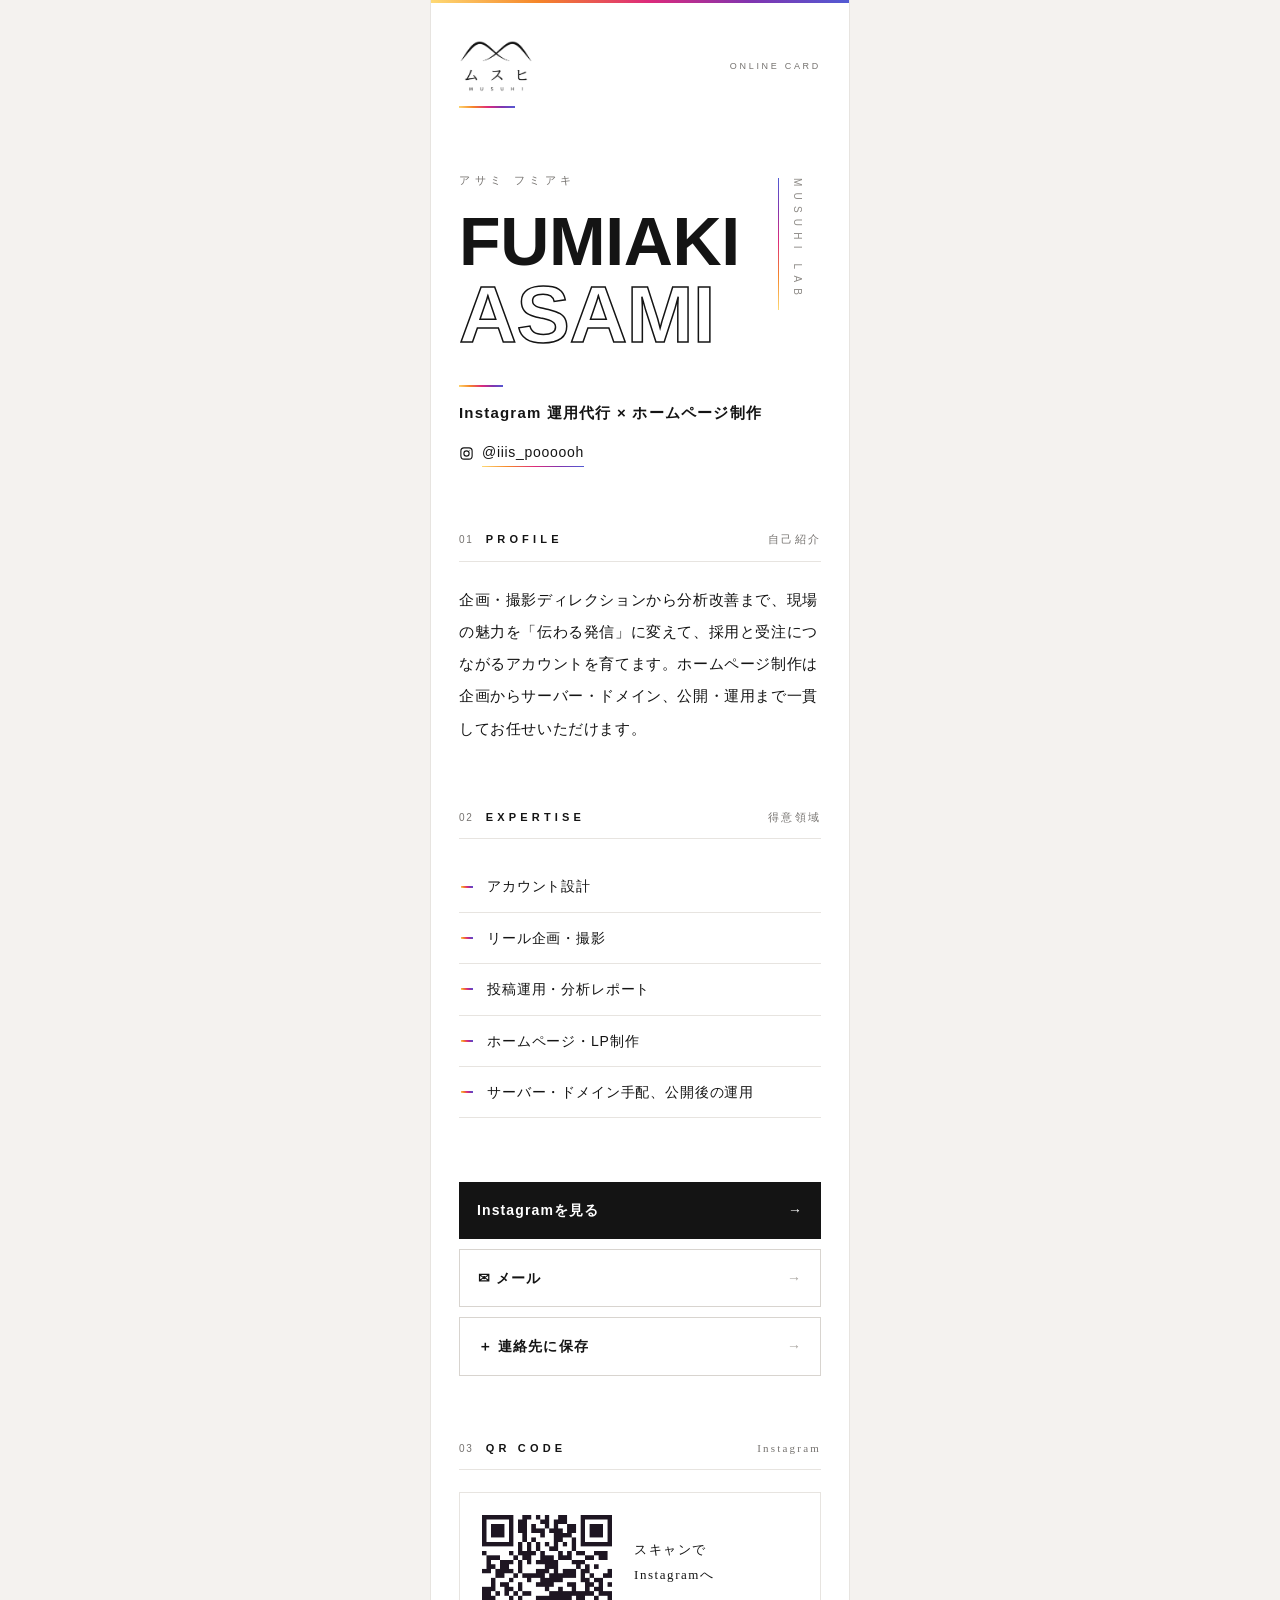
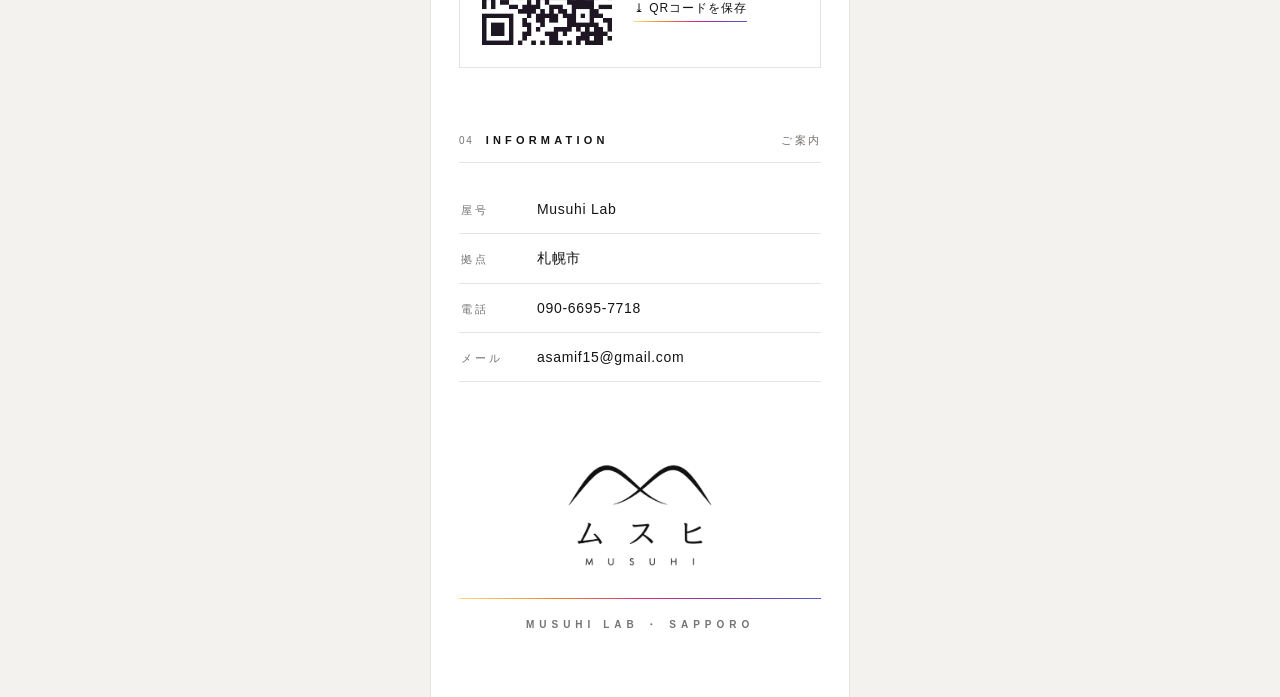
<file: index.html>
<!DOCTYPE html>
<html lang="ja">
<head>
<meta charset="UTF-8">
<meta name="viewport" content="width=device-width, initial-scale=1">
<meta name="theme-color" content="#ffffff">
<title>Fumiaki Asami｜Musuhi Lab オンライン名刺</title>
<meta name="description" content="Musuhi Lab（札幌）Fumiaki Asami — Instagram運用代行とホームページ制作のオンライン名刺">
<meta property="og:title" content="Fumiaki Asami｜Musuhi Lab">
<meta property="og:description" content="Instagram運用代行 × ホームページ制作（札幌）">
<meta property="og:image" content="https://nakajimaakimasa-cpu.github.io/musuhi-lab/assets/logo.png">
<link rel="icon" href="data:image/svg+xml,<svg xmlns=%22http://www.w3.org/2000/svg%22 viewBox=%220 0 100 100%22><text y=%22.9em%22 font-size=%2290%22>📸</text></svg>">
<style>
  :root{
    --ig: linear-gradient(45deg,#FEDA75,#F58529 26%,#DD2A7B 52%,#8134AF 76%,#515BD4);
    --ink:#141414;
    --sub:#767370;
    --hair:#e7e4e0;
    --paper:#ffffff;
    --ground:#f4f2ef;
    --sans:"Avenir Next","Futura","Helvetica Neue",Helvetica,"Hiragino Kaku Gothic ProN","Hiragino Sans","Yu Gothic",sans-serif;
    --serif:"Hiragino Mincho ProN","Hiragino Mincho Pro","Yu Mincho",serif;
  }
  *,*::before,*::after{ margin:0; padding:0; box-sizing:border-box; }
  html{ -webkit-text-size-adjust:100%; }
  body{
    background:var(--ground);
    color:var(--ink);
    font-family:var(--sans);
    font-feature-settings:"palt";
    line-height:1.6;
  }
  .page{
    position:relative;
    max-width:420px;
    margin:0 auto;
    min-height:100dvh;
    background:var(--paper);
    padding:0 28px 64px;
    overflow:hidden;
  }
  @media (min-width:480px){
    .page{ border-left:1px solid var(--hair); border-right:1px solid var(--hair); }
  }
  .toprule{
    position:absolute; top:0; left:0; right:0;
    height:3px; background:var(--ig);
  }

  /* ---------- masthead ---------- */
  .masthead{
    padding-top:40px;
    display:flex; align-items:center; justify-content:space-between;
  }
  .masthead .brand-logo{
    display:block; height:52px; width:auto;
  }
  .masthead .issue{
    font-size:9px; letter-spacing:.3em; color:var(--sub);
    text-transform:uppercase;
  }
  .rule-grad{
    display:block; width:56px; height:2px;
    background:var(--ig); margin-top:14px;
  }

  /* ---------- hero ---------- */
  .hero{
    position:relative;
    padding:64px 34px 0 0;
  }
  .brand-vertical{
    position:absolute; top:70px; right:0;
    display:flex; gap:10px; align-items:flex-start;
  }
  .brand-vertical .vline{ width:1px; height:132px; background:var(--ig); }
  .brand-vertical .vtext{
    writing-mode:vertical-rl;
    font-size:10px; font-weight:500;
    letter-spacing:.62em; color:#8d8a86;
    text-transform:uppercase;
  }
  .kana{
    font-size:11px; letter-spacing:.42em; color:var(--sub);
    margin-bottom:18px;
  }
  .name{
    font-weight:800; line-height:.98;
    letter-spacing:-.015em;
    display:block;
  }
  .name .name-strong{
    display:block;
    font-size:clamp(46px,16.5vw,68px);
    font-weight:800;
  }
  .name .name-outline{
    display:block;
    font-size:clamp(52px,19.5vw,80px);
    font-weight:700;
    color:transparent;
    -webkit-text-stroke:1.5px var(--ink);
    margin-top:2px;
  }
  @supports not (-webkit-text-stroke:1px black){
    .name .name-outline{ color:var(--ink); font-weight:200; }
  }
  .role-rule{ display:block; width:44px; height:2px; background:var(--ig); margin:30px 0 14px; }
  .role{
    font-size:15px; font-weight:600; letter-spacing:.08em;
  }
  .handle{ margin-top:16px; display:flex; align-items:center; gap:8px; color:var(--ink); }
  .handle svg{ flex:none; color:var(--ink); }
  .handle a{
    color:var(--ink); text-decoration:none;
    font-size:14px; font-weight:500; letter-spacing:.05em;
    padding-bottom:4px;
    background-image:var(--ig);
    background-repeat:no-repeat;
    background-size:100% 1px;
    background-position:left bottom;
  }
  .handle a:hover{ background-size:100% 2px; }

  /* ---------- sections ---------- */
  .section{ margin-top:64px; }
  .label{
    display:flex; align-items:baseline; gap:12px;
    padding-bottom:12px; margin-bottom:22px;
    border-bottom:1px solid var(--hair);
    font-weight:500;
  }
  .label .num{
    font-size:10px; letter-spacing:.18em; color:var(--sub);
  }
  .label .en{
    font-size:11px; font-weight:600; letter-spacing:.38em;
    text-transform:uppercase;
  }
  .label .ja{
    margin-left:auto;
    font-family:var(--serif);
    font-size:11px; letter-spacing:.2em; color:var(--sub);
    font-style:normal; font-weight:400;
  }
  .bio{
    font-family:var(--serif);
    font-size:15px; line-height:2.15;
    letter-spacing:.04em;
    text-align:left;
  }

  /* ---------- expertise list ---------- */
  .list{ list-style:none; }
  .list li{
    display:flex; align-items:center; gap:14px;
    padding:14px 2px;
    border-bottom:1px solid var(--hair);
    font-size:14px; font-weight:500; letter-spacing:.06em;
  }
  .list li::before{
    content:""; flex:none;
    width:12px; height:2px;
    background:var(--ig);
  }

  /* ---------- actions ---------- */
  .actions{ display:flex; flex-direction:column; gap:10px; }
  .btn{
    display:flex; align-items:center; justify-content:space-between;
    padding:17px 18px;
    text-decoration:none;
    font-size:14px; font-weight:600; letter-spacing:.08em;
    transition:opacity .2s ease, background-color .2s ease;
  }
  .btn::after{ content:"→"; font-weight:400; }
  .btn-primary{
    background:var(--ink); color:#fff;
    box-shadow:inset 0 -2px 0 0 transparent;
  }
  .btn-primary::after{ color:#fff; }
  .btn-primary:hover{ opacity:.88; }
  .btn-line{
    border:1px solid #d8d4cf; color:var(--ink); background:#fff;
  }
  .btn-line::after{ color:#a9a5a0; }
  .btn-line:hover{ background:#faf9f7; }
  .btn:active{ opacity:.75; }

  /* ---------- QR ---------- */
  .qr-box{
    display:flex; align-items:center; gap:22px;
    border:1px solid var(--hair);
    background:#fff;
    padding:22px;
  }
  .qr-box img{
    display:block;
    width:130px; height:130px;
    max-width:100%;
    flex:none;
    background:#fff;
  }
  .qr-text{ min-width:0; }
  .qr-cap{
    font-family:var(--serif);
    font-size:13px; letter-spacing:.12em; line-height:1.9;
  }
  .qr-dl{
    display:inline-block;
    white-space:nowrap;
    margin-top:12px;
    color:var(--ink); text-decoration:none;
    font-size:12px; font-weight:500; letter-spacing:.08em;
    padding-bottom:4px;
    background-image:var(--ig);
    background-repeat:no-repeat;
    background-size:100% 1px;
    background-position:left bottom;
  }
  .qr-dl:hover{ background-size:100% 2px; }
  @media (max-width:340px){
    .qr-box{ flex-direction:column; align-items:flex-start; }
  }

  /* ---------- info ---------- */
  .info .row{
    display:grid; grid-template-columns:76px 1fr;
    align-items:baseline;
    padding:13px 2px;
    border-bottom:1px solid var(--hair);
  }
  .info dt{
    font-size:11px; letter-spacing:.28em; color:var(--sub);
    font-weight:500;
  }
  .info dd{
    font-size:14px; letter-spacing:.05em; font-weight:500;
    overflow-wrap:anywhere;
  }

  /* ---------- footer ---------- */
  .footer{ margin-top:80px; }
  .footer .footer-logo{
    display:block; margin:0 auto 30px;
    width:150px; height:auto;
  }
  .footer .rule-grad-full{
    display:block; width:100%; height:1px; background:var(--ig);
  }
  .footer p{
    margin-top:18px;
    text-align:center;
    font-size:10px; font-weight:600;
    letter-spacing:.5em; text-indent:.02em;
    color:var(--sub);
    text-transform:uppercase;
  }

  /* ---------- motion ---------- */
  @keyframes rise{
    from{ opacity:0; transform:translateY(14px); }
    to{ opacity:1; transform:translateY(0); }
  }
  .fade{ animation:rise .7s ease both; }
  .d1{ animation-delay:.05s; } .d2{ animation-delay:.15s; }
  .d3{ animation-delay:.25s; } .d4{ animation-delay:.35s; }
  .d5{ animation-delay:.45s; } .d6{ animation-delay:.55s; }
  .d7{ animation-delay:.65s; }
  @media (prefers-reduced-motion: reduce){
    *,*::before,*::after{ animation:none !important; transition:none !important; }
  }
</style>
</head>
<body>
<div class="page">
  <span class="toprule" aria-hidden="true"></span>

  <header class="masthead fade d1">
    <img class="brand-logo" src="assets/logo.png" alt="ムスヒ MUSUHI" width="720" height="509">
    <p class="issue">Online Card</p>
  </header>
  <span class="rule-grad fade d1" aria-hidden="true"></span>

  <section class="hero fade d2">
    <div class="brand-vertical" aria-hidden="true">
      <span class="vline"></span>
      <span class="vtext">MUSUHI LAB</span>
    </div>
    <p class="kana">アサミ フミアキ</p>
    <h1 class="name">
      <span class="name-strong">FUMIAKI</span>
      <span class="name-outline">ASAMI</span>
    </h1>
    <span class="role-rule" aria-hidden="true"></span>
    <p class="role">Instagram 運用代行 × ホームページ制作</p>
    <p class="handle">
      <svg width="15" height="15" viewBox="0 0 24 24" fill="none" stroke="currentColor" stroke-width="1.8" stroke-linecap="round" stroke-linejoin="round" aria-hidden="true"><rect x="3" y="3" width="18" height="18" rx="5"/><circle cx="12" cy="12" r="4.2"/><circle cx="17.2" cy="6.8" r="0.7" fill="currentColor" stroke="none"/></svg>
      <a href="https://www.instagram.com/iiis_poooooh/" target="_blank" rel="noopener">@iiis_poooooh</a>
    </p>
  </section>

  <section class="section fade d3">
    <h2 class="label"><span class="num">01</span><span class="en">Profile</span><span class="ja">自己紹介</span></h2>
    <p class="bio">企画・撮影ディレクションから分析改善まで、現場の魅力を「伝わる発信」に変えて、採用と受注につながるアカウントを育てます。ホームページ制作は企画からサーバー・ドメイン、公開・運用まで一貫してお任せいただけます。</p>
  </section>

  <section class="section fade d4">
    <h2 class="label"><span class="num">02</span><span class="en">Expertise</span><span class="ja">得意領域</span></h2>
    <ul class="list">
      <li>アカウント設計</li>
      <li>リール企画・撮影</li>
      <li>投稿運用・分析レポート</li>
      <li>ホームページ・LP制作</li>
      <li>サーバー・ドメイン手配、公開後の運用</li>
    </ul>
  </section>

  <section class="section actions fade d5">
    <a class="btn btn-primary" href="https://www.instagram.com/iiis_poooooh/" target="_blank" rel="noopener"><span>Instagramを見る</span></a>
    <a class="btn btn-line" href="mailto:asamif15@gmail.com"><span>✉ メール</span></a>
    <a class="btn btn-line" id="save-vcard" href="#" download="fumiaki-asami-musuhi-lab.vcf"><span>＋ 連絡先に保存</span></a>
  </section>

  <section class="section fade d6">
    <h2 class="label"><span class="num">03</span><span class="en">QR Code</span><span class="ja">Instagram</span></h2>
    <div class="qr-box">
      <img id="qr-img" src="[data-uri]" alt="Instagram QRコード" width="130" height="130">
      <div class="qr-text">
        <p class="qr-cap">スキャンで<br>Instagramへ</p>
        <a id="qr-dl" class="qr-dl" href="#" download="musuhi-lab_instagram_qr.png">⤓ QRコードを保存</a>
      </div>
    </div>
  </section>

  <section class="section fade d7">
    <h2 class="label"><span class="num">04</span><span class="en">Information</span><span class="ja">ご案内</span></h2>
    <dl class="info">
      <div class="row"><dt>屋号</dt><dd>Musuhi Lab</dd></div>
      <div class="row"><dt>拠点</dt><dd>札幌市</dd></div>
      <div class="row"><dt>電話</dt><dd>090-6695-7718</dd></div>
      <div class="row"><dt>メール</dt><dd>asamif15@gmail.com</dd></div>
    </dl>
  </section>

  <footer class="footer fade d7">
    <img class="footer-logo" src="assets/logo.png" alt="" aria-hidden="true" width="720" height="509" loading="lazy">
    <span class="rule-grad-full" aria-hidden="true"></span>
    <p>MUSUHI LAB ・ SAPPORO</p>
  </footer>
</div>
<script>
(function(){
  var vcard=["BEGIN:VCARD","VERSION:3.0","N:Asami;Fumiaki;;;","FN:Fumiaki Asami","ORG:Musuhi Lab","TITLE:Instagram\u904b\u7528\u4ee3\u884c\u30fb\u30db\u30fc\u30e0\u30da\u30fc\u30b8\u5236\u4f5c","TEL;TYPE=CELL:090-6695-7718","EMAIL:asamif15@gmail.com","URL:https://www.instagram.com/iiis_poooooh/","ADR;TYPE=WORK:;;;\u672d\u5e4c\u5e02;;;Japan","END:VCARD"].join("\n");
  var sv=document.getElementById("save-vcard");
  if(sv) sv.href="data:text/vcard;charset=utf-8,"+encodeURIComponent(vcard);
  var qi=document.getElementById("qr-img"), qd=document.getElementById("qr-dl");
  if(qi&&qd) qd.href=qi.src;
})();
</script>
</body>
</html>
</file>
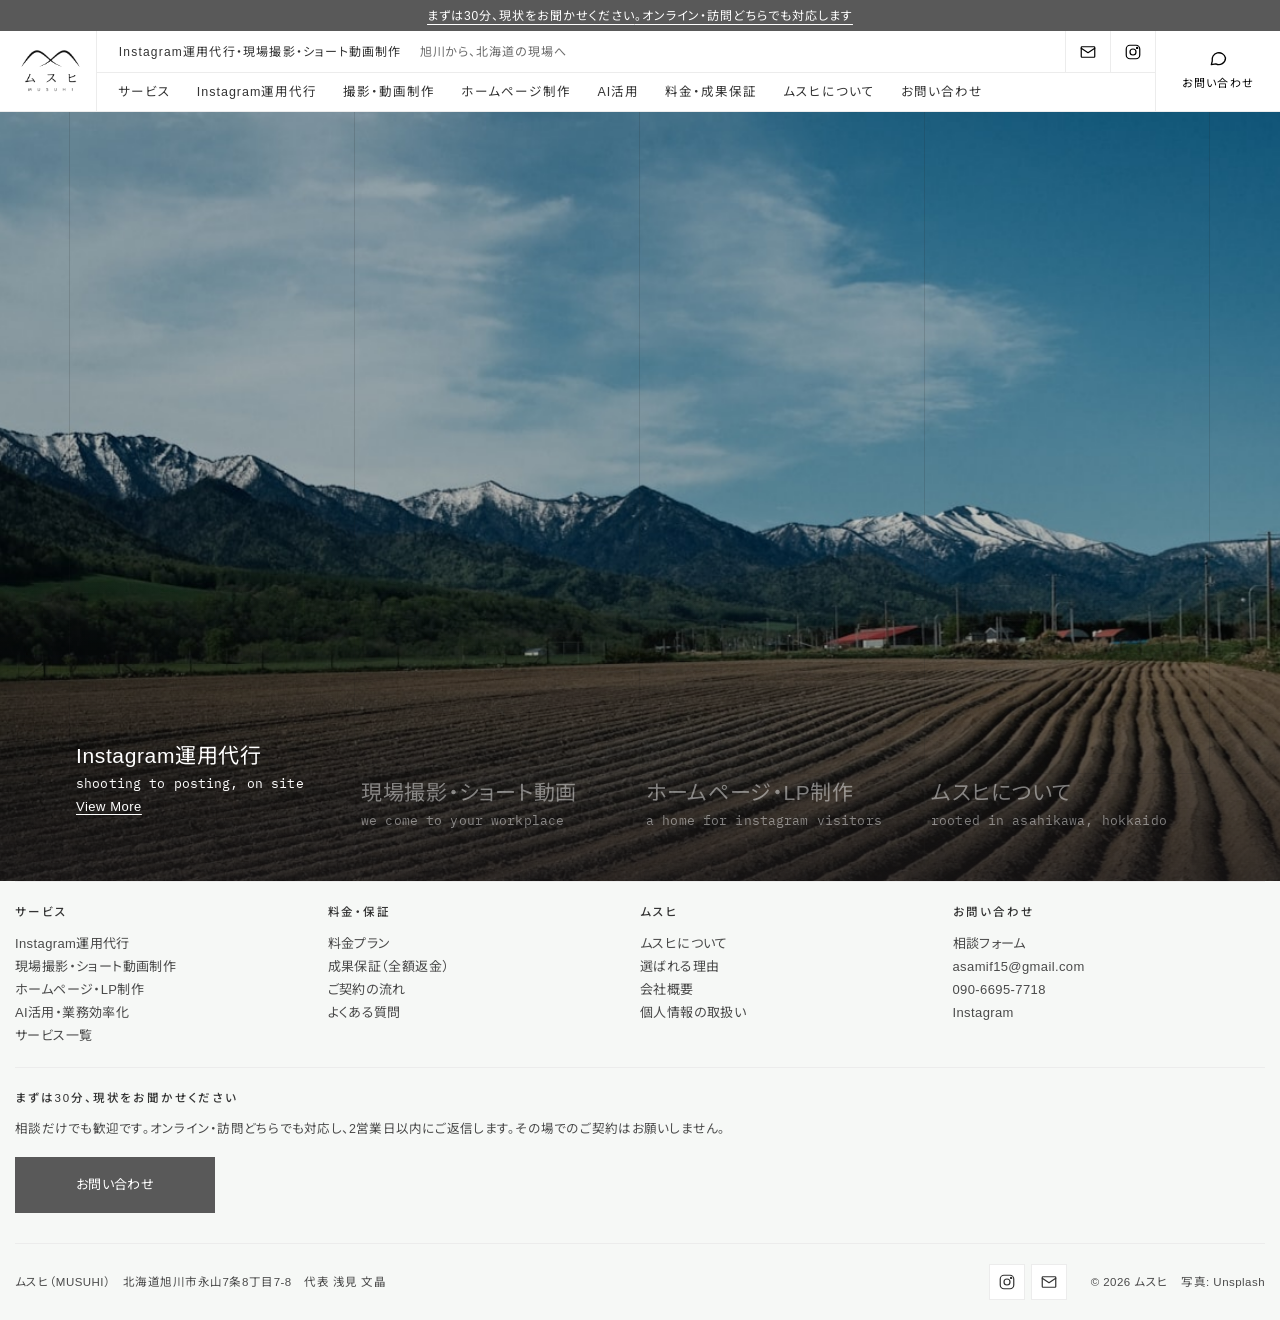
<file: company/index.html>
<!doctype html>
<html lang="ja">
<head>
<meta charset="utf-8">
<title>ムスヒ ｜ Instagram運用代行・現場撮影（旭川）</title>
<meta name="viewport" content="width=device-width, initial-scale=1">
<meta name="description" content="旭川発。農場・漁港・工場・工事現場へ出向いて撮る、Instagram運用代行。現場の「人」を、選ばれる理由に。初回相談無料。">
<meta property="og:title" content="ムスヒ ｜ Instagram運用代行・現場撮影（旭川）">
<meta property="og:description" content="旭川発。農場・漁港・工場・工事現場へ出向いて撮る、Instagram運用代行。現場の「人」を、選ばれる理由に。初回相談無料。">
<meta property="og:image" content="https://nakajimaakimasa-cpu.github.io/musuhi-lab/company/img/farm.jpg">
<meta property="og:type" content="website">
<meta property="og:url" content="https://nakajimaakimasa-cpu.github.io/musuhi-lab/company/">
<link rel="icon" href="img/logo.png" type="image/png">
<link rel="preload" as="image" href="img/farm.jpg">
<link rel="stylesheet" href="assets/site.css">
<link rel="canonical" href="https://nakajimaakimasa-cpu.github.io/musuhi-lab/company/">
</head>
<body>
<a class="skip" href="#main">本文へスキップ</a>
<div class="announce"><a href="contact/"><u>まずは30分、現状をお聞かせください<span class="announce-more">。オンライン・訪問どちらでも対応します</span></u></a></div>
<header class="site-header lh">
  <button class="nav-toggle" type="button" aria-expanded="false" aria-controls="site-nav" aria-label="メニューを開く">
    <span class="bar"></span><span class="bar"></span><span class="bar"></span>
  </button>
  <a class="lh-logo" href="" aria-label="ムスヒ トップへ">
    <img src="img/logo.png" alt="ムスヒ MUSUHI" width="720" height="509">
  </a>
  <div class="lh-inner">
    <div class="lh-row1">
      <p class="lh-tag"><span class="lh-tag-main">Instagram運用代行・現場撮影・ショート動画制作</span><span class="lh-tag-sub">旭川から、北海道の現場へ</span></p>
      <div class="lh-actions">
        <a class="lh-icon" href="mailto:asamif15@gmail.com" aria-label="メールで問い合わせる">
          <svg width="18" height="18" viewBox="0 0 24 24" fill="none" stroke="currentColor" stroke-width="1.6" stroke-linecap="round" stroke-linejoin="round" aria-hidden="true" focusable="false"><rect x="3" y="5" width="18" height="14" rx="1"/><path d="M3 7l9 6 9-6"/></svg>
        </a>
        <a class="lh-icon" href="https://www.instagram.com/iiis_poooooh/" target="_blank" rel="noopener" aria-label="Instagram @iiis_poooooh（新しいタブで開く）">
          <svg width="18" height="18" viewBox="0 0 24 24" fill="none" stroke="currentColor" stroke-width="1.6" stroke-linecap="round" stroke-linejoin="round" aria-hidden="true" focusable="false"><rect x="3" y="3" width="18" height="18" rx="5"/><circle cx="12" cy="12" r="4"/><circle cx="17.5" cy="6.5" r=".8" fill="currentColor"/></svg>
        </a>
      </div>
    </div>
    <nav class="site-nav lh-nav" id="site-nav" aria-label="メインナビゲーション">
      <ul class="nav-list">
        <li><a href="service/">サービス</a></li>
        <li><a href="service/sns/">Instagram運用代行</a></li>
        <li><a href="service/filming/">撮影・動画制作</a></li>
        <li><a href="service/web/">ホームページ制作</a></li>
        <li><a href="service/ai/">AI活用</a></li>
        <li><a href="price/">料金・成果保証</a></li>
        <li><a href="about/">ムスヒについて</a></li>
        <li><a href="contact/">お問い合わせ</a></li>
      </ul>
    </nav>
  </div>
  <a class="lh-contact" href="contact/" data-contact>
    <svg width="20" height="20" viewBox="0 0 24 24" fill="none" stroke="currentColor" stroke-width="1.6" stroke-linecap="round" stroke-linejoin="round" aria-hidden="true" focusable="false"><path d="M21 12a8 8 0 0 1-11.6 7.1L4 20l1.1-4.2A8 8 0 1 1 21 12z"/></svg>
    <span>お問い合わせ</span>
  </a>
</header>


<main id="main" class="page-top" tabindex="-1">
  <h1 class="sr-only">ムスヒ ｜ 旭川から北海道の現場へ出向く Instagram運用代行・現場撮影</h1>

  <!-- 画面いっぱいの写真が 5 秒ごとに切り替わり、下端の 4 列がそれぞれ 1 つのサービスを指す。
       PC: 列にマウスを載せると写真が切り替わり、列のどこを押してもそのページへ。
       スマホ／タブレット: 横にスライド。各写真の中に見出しとボタン、左下に 4 本の線。
       画像は Unsplash（商用可）。 -->
  <section class="ls" aria-roledescription="carousel" aria-label="ムスヒのサービス">
    <div class="ls-clip">
      <div class="ls-slide is-active" role="group" aria-roledescription="slide" aria-label="1 / 4　Instagram運用代行" data-index="0">
        <a class="ls-link" href="service/sns/">
          <img src="img/farm.jpg" alt="" width="1200" height="800" loading="eager" fetchpriority="high" style="object-position:center 55%">
          <span class="ls-cap"><span class="ls-cap-h">Instagram運用代行</span><span class="ls-cap-p" lang="en">shooting to posting, on site</span><span class="ls-more" lang="en">View More</span></span>
        </a>
      </div>
      <div class="ls-slide" role="group" aria-roledescription="slide" aria-label="2 / 4　現場撮影・ショート動画制作" data-index="1">
        <a class="ls-link" href="service/filming/">
          <img src="img/r1_filming.jpg" alt="" width="1200" height="1600" loading="lazy" style="object-position:center 42%">
          <span class="ls-cap"><span class="ls-cap-h">現場撮影・ショート動画</span><span class="ls-cap-p" lang="en">we come to your workplace</span><span class="ls-more" lang="en">View More</span></span>
        </a>
      </div>
      <div class="ls-slide" role="group" aria-roledescription="slide" aria-label="3 / 4　ホームページ・LP制作" data-index="2">
        <a class="ls-link" href="service/web/">
          <img src="img/r3_direct.jpg" alt="" width="1200" height="1800" loading="lazy" style="object-position:center 62%">
          <span class="ls-cap"><span class="ls-cap-h">ホームページ・LP制作</span><span class="ls-cap-p" lang="en">a home for instagram visitors</span><span class="ls-more" lang="en">View More</span></span>
        </a>
      </div>
      <div class="ls-slide" role="group" aria-roledescription="slide" aria-label="4 / 4　ムスヒについて" data-index="3">
        <a class="ls-link" href="about/">
          <img src="img/about_hokkaido.jpg" alt="" width="1400" height="933" loading="lazy" style="object-position:center 60%">
          <span class="ls-cap"><span class="ls-cap-h">ムスヒについて</span><span class="ls-cap-p" lang="en">rooted in asahikawa, hokkaido</span><span class="ls-more" lang="en">Learn More</span></span>
        </a>
      </div>
    </div>

    <div class="ls-paging">
      <div class="ls-thumbs">
        <div class="ls-thumb is-active" data-index="0">
          <div class="ls-thumb-inner">
            <h2>Instagram運用代行</h2>
            <p lang="en">shooting to posting, on site</p>
            <div class="ls-actions"><span lang="en">View More</span></div>
          </div>
          <a class="ls-thumb-link" href="service/sns/"><span class="sr-only">Instagram運用代行を詳しく見る</span></a>
        </div>
        <div class="ls-thumb" data-index="1">
          <div class="ls-thumb-inner">
            <h2>現場撮影・ショート動画</h2>
            <p lang="en">we come to your workplace</p>
            <div class="ls-actions"><span lang="en">View More</span></div>
          </div>
          <a class="ls-thumb-link" href="service/filming/"><span class="sr-only">現場撮影・ショート動画制作を詳しく見る</span></a>
        </div>
        <div class="ls-thumb" data-index="2">
          <div class="ls-thumb-inner">
            <h2>ホームページ・LP制作</h2>
            <p lang="en">a home for instagram visitors</p>
            <div class="ls-actions"><span lang="en">View More</span></div>
          </div>
          <a class="ls-thumb-link" href="service/web/"><span class="sr-only">ホームページ・LP制作を詳しく見る</span></a>
        </div>
        <div class="ls-thumb" data-index="3">
          <div class="ls-thumb-inner">
            <h2>ムスヒについて</h2>
            <p lang="en">rooted in asahikawa, hokkaido</p>
            <div class="ls-actions"><span lang="en">Learn More</span></div>
          </div>
          <a class="ls-thumb-link" href="about/"><span class="sr-only">ムスヒについてを詳しく見る</span></a>
        </div>
      </div>
      <ol class="ls-dots" aria-label="写真を選ぶ">
        <li><button type="button" class="is-active" aria-label="1枚目：Instagram運用代行" aria-current="true"></button></li>
        <li><button type="button" aria-label="2枚目：現場撮影・ショート動画制作"></button></li>
        <li><button type="button" aria-label="3枚目：ホームページ・LP制作"></button></li>
        <li><button type="button" aria-label="4枚目：ムスヒについて"></button></li>
      </ol>
      <p class="sr-only" aria-live="polite" data-ls-live></p>
    </div>
  </section>

</main>

<footer class="site-footer lf">
  <div class="lf-inner">
    <div class="lf-cols">
      <div class="lf-col">
        <p class="lf-title">サービス</p>
        <ul>
          <li><a href="service/sns/">Instagram運用代行</a></li>
          <li><a href="service/filming/">現場撮影・ショート動画制作</a></li>
          <li><a href="service/web/">ホームページ・LP制作</a></li>
          <li><a href="service/ai/">AI活用・業務効率化</a></li>
          <li><a href="service/">サービス一覧</a></li>
        </ul>
      </div>
      <div class="lf-col">
        <p class="lf-title">料金・保証</p>
        <ul>
          <li><a href="price/#pricing">料金プラン</a></li>
          <li><a href="price/#guarantee">成果保証（全額返金）</a></li>
          <li><a href="price/#flow">ご契約の流れ</a></li>
          <li><a href="price/#faq">よくある質問</a></li>
        </ul>
      </div>
      <div class="lf-col">
        <p class="lf-title">ムスヒ</p>
        <ul>
          <li><a href="about/">ムスヒについて</a></li>
          <li><a href="about/#reasons">選ばれる理由</a></li>
          <li><a href="about/#company">会社概要</a></li>
          <li><a href="privacy/">個人情報の取扱い</a></li>
        </ul>
      </div>
      <div class="lf-col">
        <p class="lf-title">お問い合わせ</p>
        <ul>
          <li><a href="contact/">相談フォーム</a></li>
          <li><a href="mailto:asamif15@gmail.com">asamif15@gmail.com</a></li>
          <li><a href="tel:09066957718">090-6695-7718</a></li>
          <li><a href="https://www.instagram.com/iiis_poooooh/" target="_blank" rel="noopener">Instagram</a></li>
        </ul>
      </div>
      <div class="lf-col lf-subscribe">
        <p class="lf-title">まずは30分、現状をお聞かせください</p>
        <p class="lf-note">相談だけでも歓迎です。オンライン・訪問どちらでも対応し、2営業日以内にご返信します。その場でのご契約はお願いしません。</p>
        <a class="lbtn" href="contact/">お問い合わせ</a>
      </div>
    </div>
    <div class="lf-secondary">
      <p class="lf-addr">ムスヒ（MUSUHI）　北海道旭川市永山7条8丁目7-8　代表 浅見 文晶</p>
      <ul class="lf-social" aria-label="SNS">
        <li><a href="https://www.instagram.com/iiis_poooooh/" target="_blank" rel="noopener" aria-label="Instagram（新しいタブで開く）"><svg width="18" height="18" viewBox="0 0 24 24" fill="none" stroke="currentColor" stroke-width="1.6" stroke-linecap="round" stroke-linejoin="round" aria-hidden="true" focusable="false"><rect x="3" y="3" width="18" height="18" rx="5"/><circle cx="12" cy="12" r="4"/><circle cx="17.5" cy="6.5" r=".8" fill="currentColor"/></svg></a></li>
        <li><a href="mailto:asamif15@gmail.com" aria-label="メール"><svg width="18" height="18" viewBox="0 0 24 24" fill="none" stroke="currentColor" stroke-width="1.6" stroke-linecap="round" stroke-linejoin="round" aria-hidden="true" focusable="false"><rect x="3" y="5" width="18" height="14" rx="1"/><path d="M3 7l9 6 9-6"/></svg></a></li>
      </ul>
      <p class="lf-copy">© 2026 ムスヒ　写真: Unsplash</p>
    </div>
  </div>
</footer>

<script src="assets/site.js" defer></script>

</body>
</html>
</file>
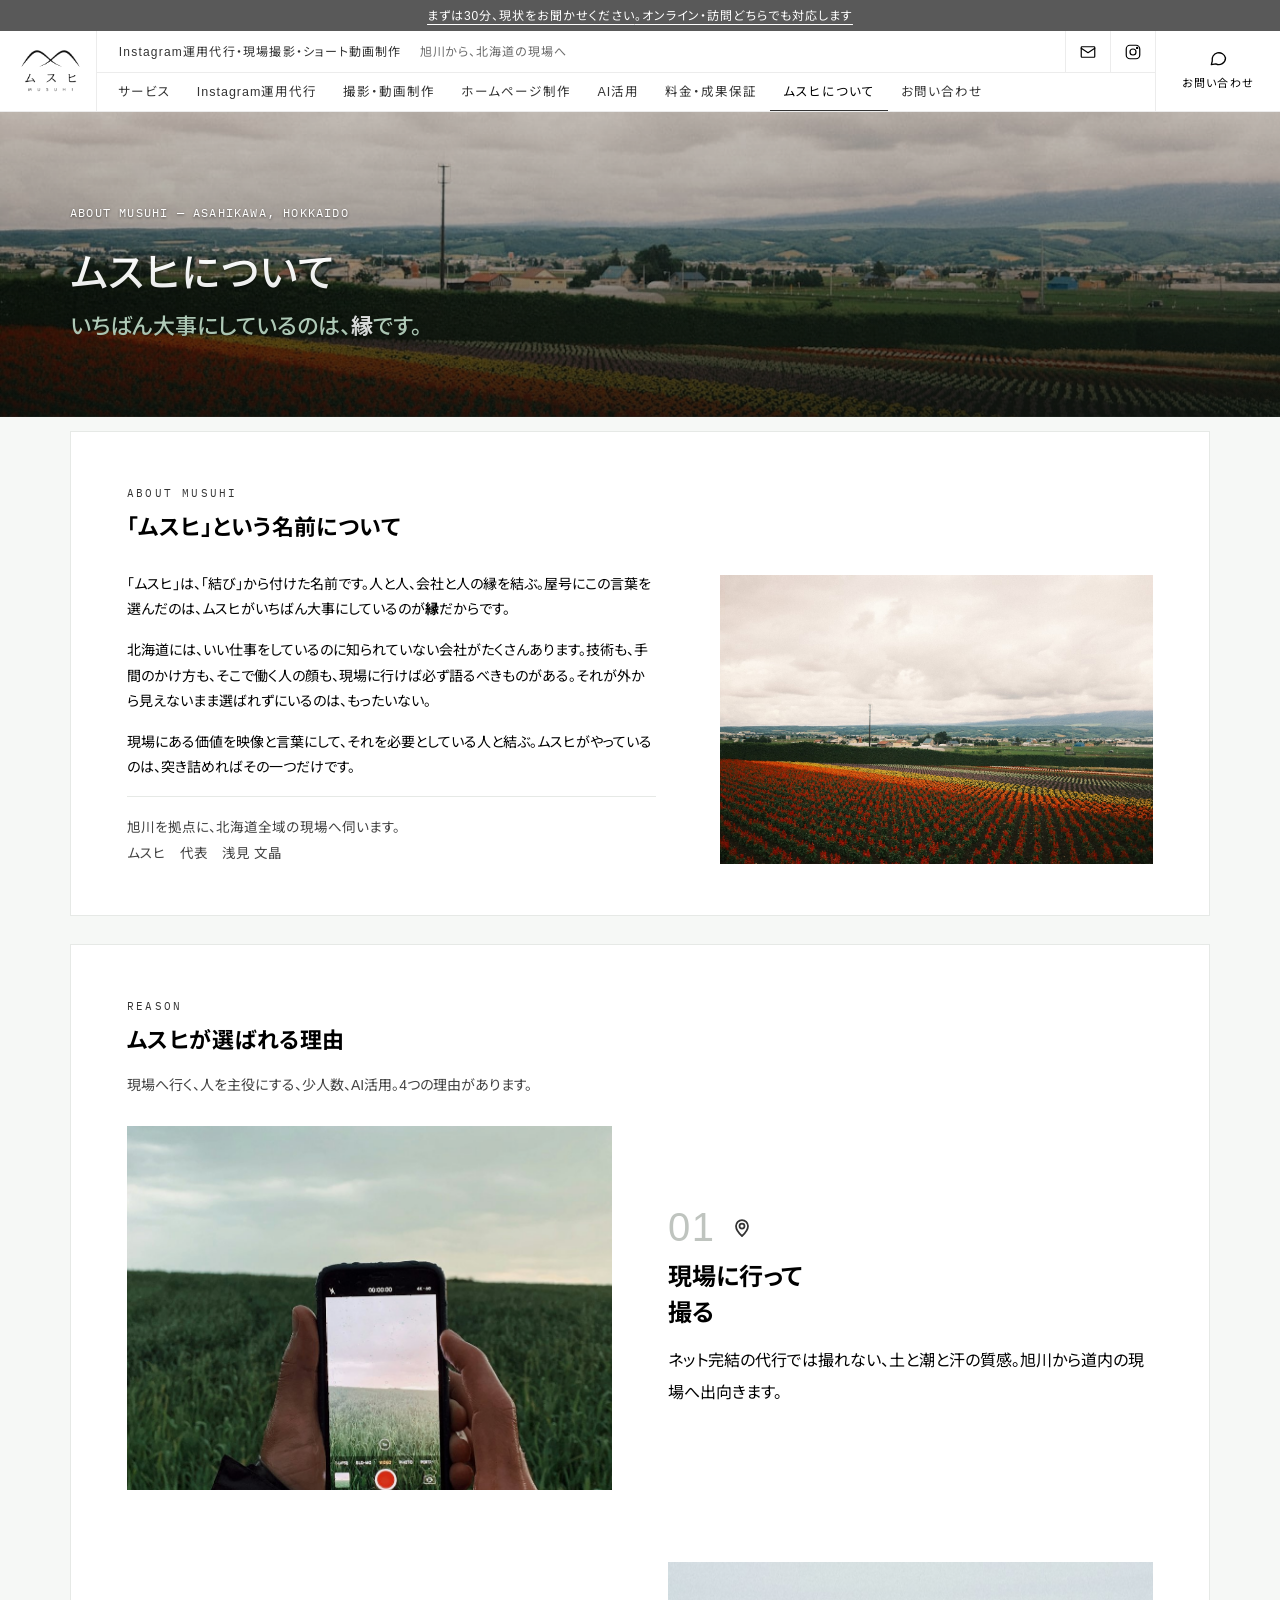
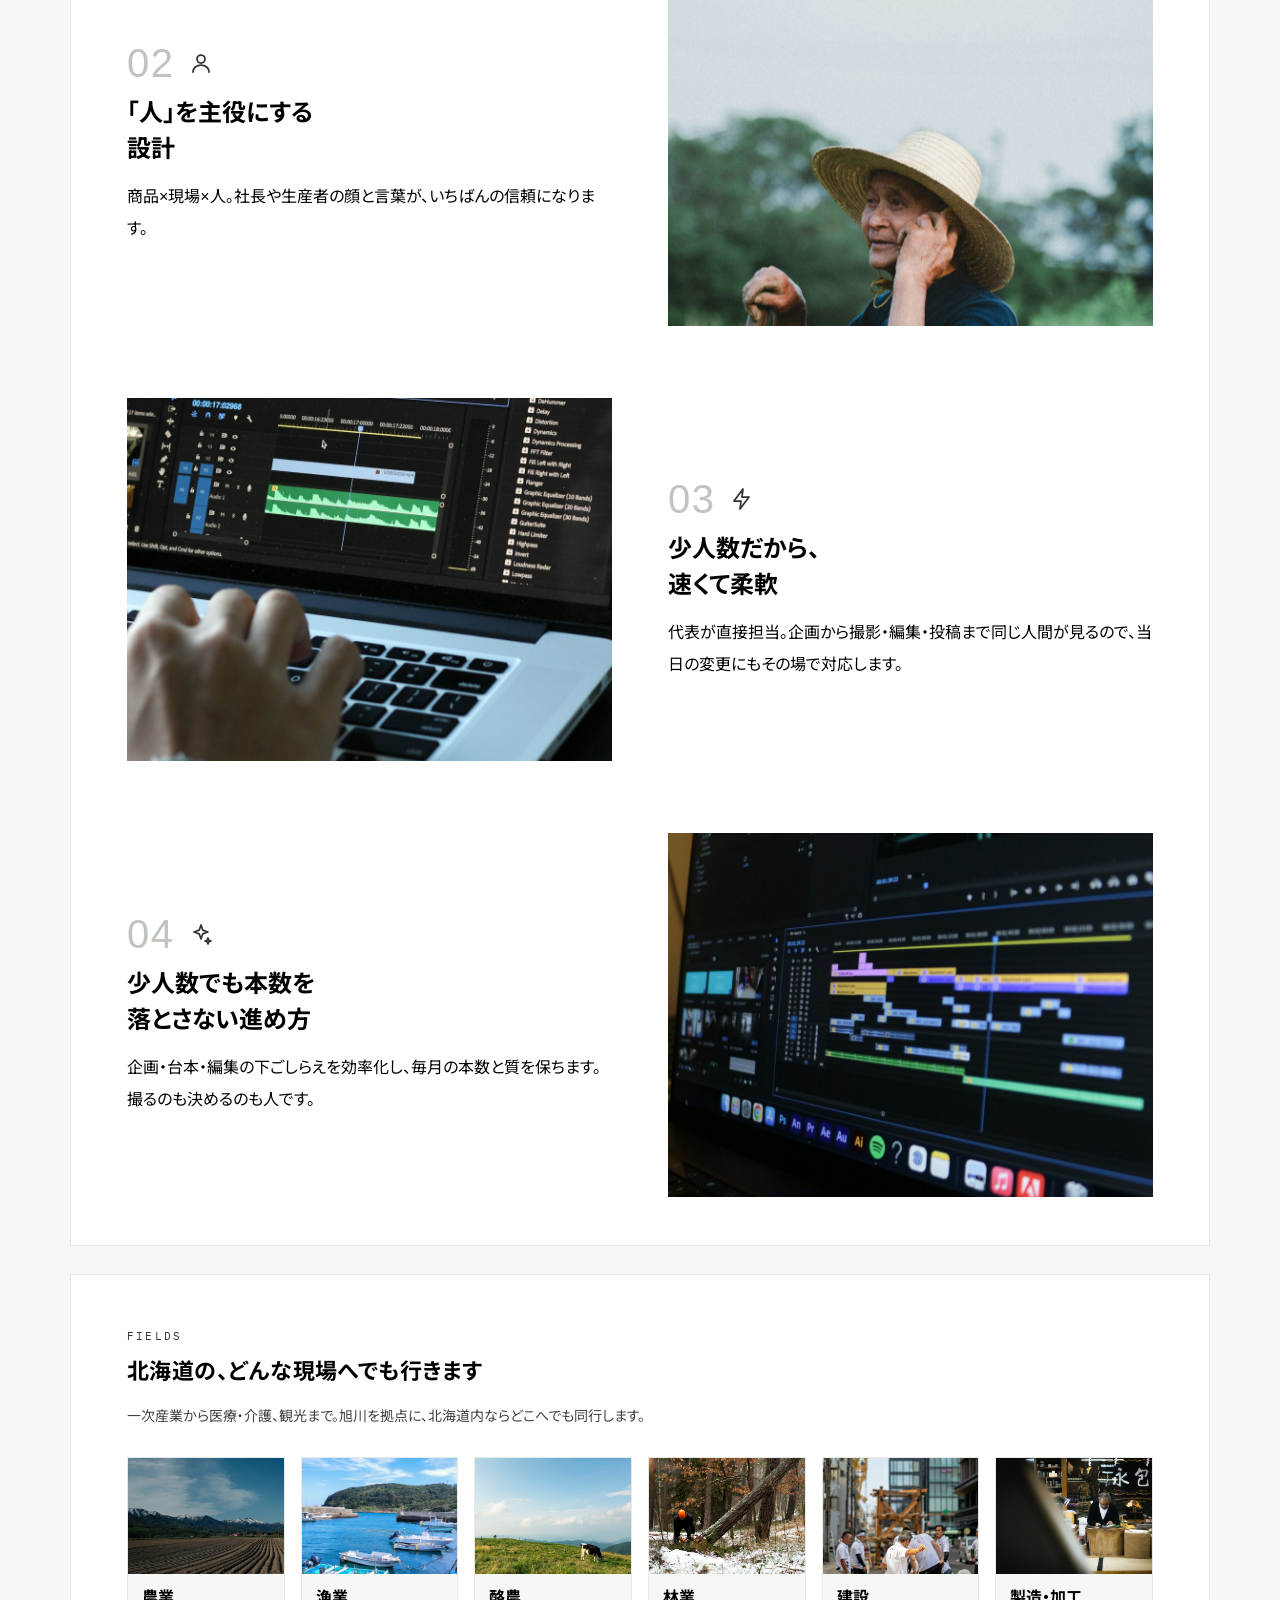
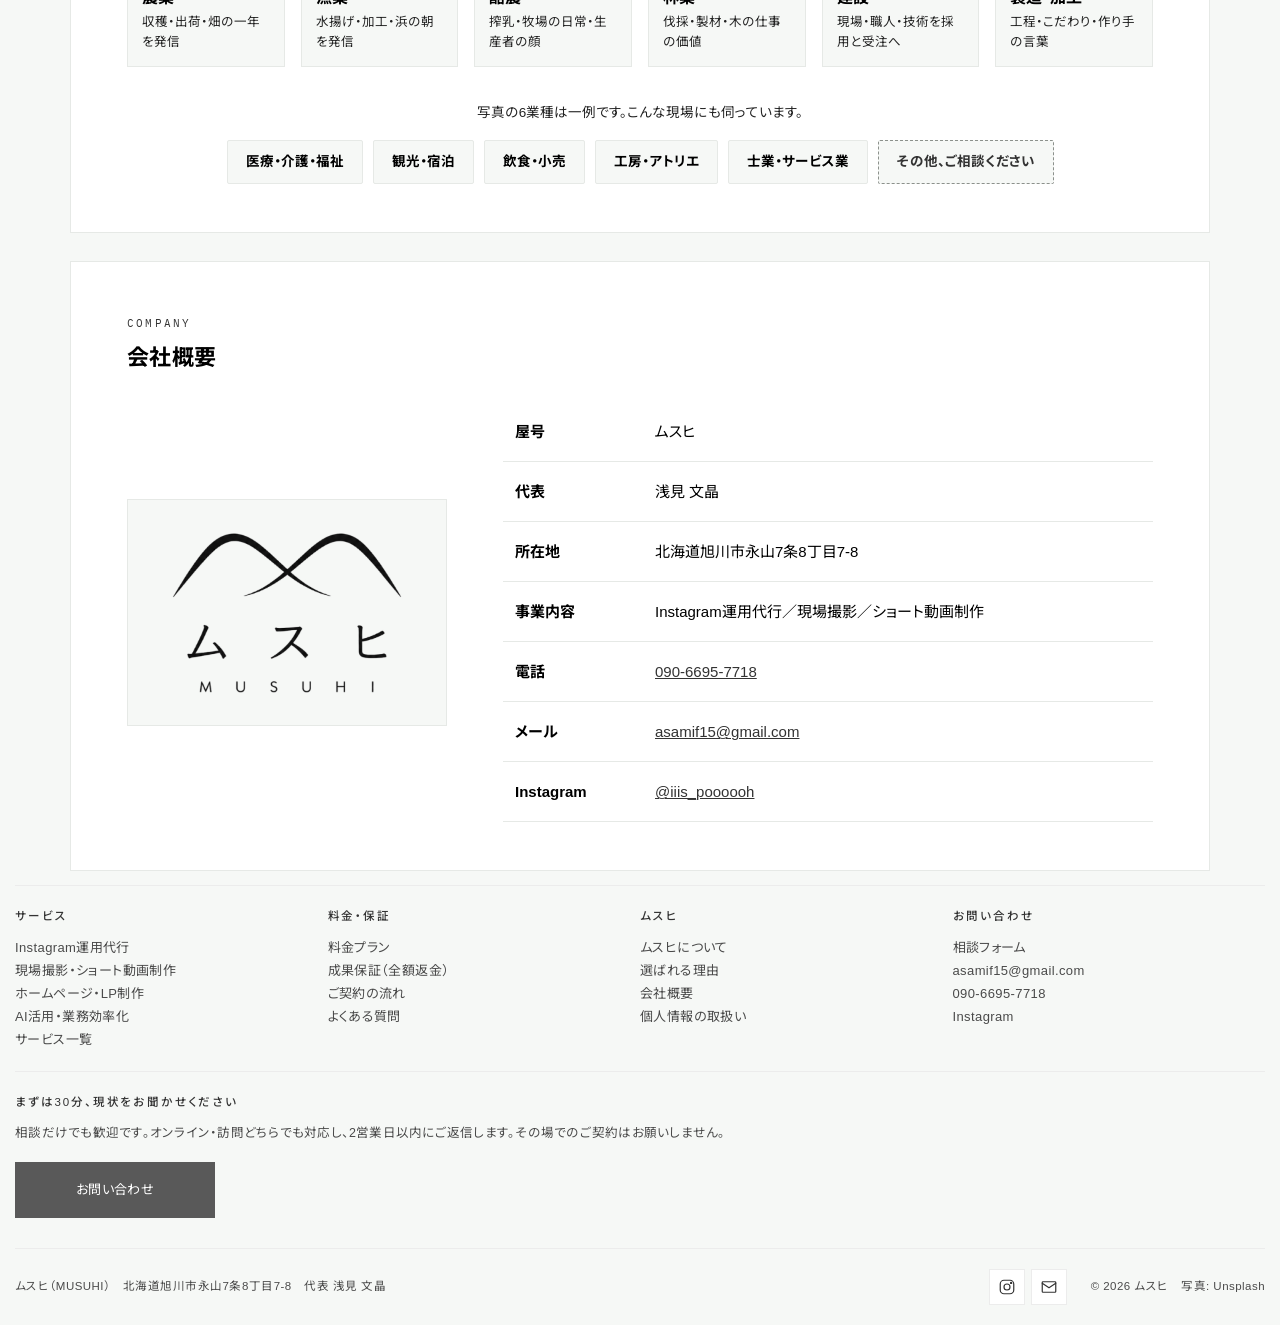
<file: company/about/index.html>
<!doctype html>
<html lang="ja">
<head>
<meta charset="utf-8">
<title>ムスヒについて ｜ Instagram運用代行・現場撮影（旭川）</title>
<meta name="viewport" content="width=device-width, initial-scale=1">
<meta name="description" content="「ムスヒ」は「結び」から。縁を結ぶ仕事です。旭川を拠点に北海道の現場へ出向き、社長や生産者の顔と言葉でInstagramを育てます。代表 浅見 文晶。">
<link rel="icon" href="../img/logo.png" type="image/png">
<link rel="stylesheet" href="../assets/site.css">
<link rel="canonical" href="https://nakajimaakimasa-cpu.github.io/musuhi-lab/company/about/">
</head>
<body>
<a class="skip" href="#main">本文へスキップ</a>
<div class="announce"><a href="../contact/"><u>まずは30分、現状をお聞かせください<span class="announce-more">。オンライン・訪問どちらでも対応します</span></u></a></div>
<header class="site-header lh">
  <button class="nav-toggle" type="button" aria-expanded="false" aria-controls="site-nav" aria-label="メニューを開く">
    <span class="bar"></span><span class="bar"></span><span class="bar"></span>
  </button>
  <a class="lh-logo" href="../" aria-label="ムスヒ トップへ">
    <img src="../img/logo.png" alt="ムスヒ MUSUHI" width="720" height="509">
  </a>
  <div class="lh-inner">
    <div class="lh-row1">
      <p class="lh-tag"><span class="lh-tag-main">Instagram運用代行・現場撮影・ショート動画制作</span><span class="lh-tag-sub">旭川から、北海道の現場へ</span></p>
      <div class="lh-actions">
        <a class="lh-icon" href="mailto:asamif15@gmail.com" aria-label="メールで問い合わせる">
          <svg width="18" height="18" viewBox="0 0 24 24" fill="none" stroke="currentColor" stroke-width="1.6" stroke-linecap="round" stroke-linejoin="round" aria-hidden="true" focusable="false"><rect x="3" y="5" width="18" height="14" rx="1"/><path d="M3 7l9 6 9-6"/></svg>
        </a>
        <a class="lh-icon" href="https://www.instagram.com/iiis_poooooh/" target="_blank" rel="noopener" aria-label="Instagram @iiis_poooooh（新しいタブで開く）">
          <svg width="18" height="18" viewBox="0 0 24 24" fill="none" stroke="currentColor" stroke-width="1.6" stroke-linecap="round" stroke-linejoin="round" aria-hidden="true" focusable="false"><rect x="3" y="3" width="18" height="18" rx="5"/><circle cx="12" cy="12" r="4"/><circle cx="17.5" cy="6.5" r=".8" fill="currentColor"/></svg>
        </a>
      </div>
    </div>
    <nav class="site-nav lh-nav" id="site-nav" aria-label="メインナビゲーション">
      <ul class="nav-list">
        <li><a href="../service/">サービス</a></li>
        <li><a href="../service/sns/">Instagram運用代行</a></li>
        <li><a href="../service/filming/">撮影・動画制作</a></li>
        <li><a href="../service/web/">ホームページ制作</a></li>
        <li><a href="../service/ai/">AI活用</a></li>
        <li><a href="../price/">料金・成果保証</a></li>
        <li><a href="../about/" aria-current="page">ムスヒについて</a></li>
        <li><a href="../contact/">お問い合わせ</a></li>
      </ul>
    </nav>
  </div>
  <a class="lh-contact" href="../contact/" data-contact>
    <svg width="20" height="20" viewBox="0 0 24 24" fill="none" stroke="currentColor" stroke-width="1.6" stroke-linecap="round" stroke-linejoin="round" aria-hidden="true" focusable="false"><path d="M21 12a8 8 0 0 1-11.6 7.1L4 20l1.1-4.2A8 8 0 1 1 21 12z"/></svg>
    <span>お問い合わせ</span>
  </a>
</header>


<main id="main" tabindex="-1">

  <section class="hero" aria-labelledby="about-title-h">
    <div class="hero-bg" aria-hidden="true">
      <img src="../img/about_hokkaido.jpg" alt="" width="1400" height="933" loading="eager" fetchpriority="high" style="object-position:center 60%">
    </div>
    <div class="container hero-grid">
      <div class="hero-copy">
        <p class="hero-eyebrow" lang="en">About Musuhi — Asahikawa, Hokkaido</p>
        <h1 id="about-title-h">ムスヒについて</h1>
        <p class="hero-sub">いちばん大事にしているのは、<b>縁</b>です。</p>
      </div>
    </div>
  </section>
<!-- 5. ABOUT -->
  <section id="about" class="section band-dark" aria-labelledby="about-title">
    <div class="container">
      <div class="section-head">
        <p class="label" lang="en">About Musuhi</p>
        <h2 id="about-title">「ムスヒ」という名前について</h2>
      </div>
      <div class="about-grid">
        <div class="about-copy">
          <p>「ムスヒ」は、「結び」から付けた名前です。人と人、会社と人の縁を結ぶ。屋号にこの言葉を選んだのは、ムスヒがいちばん大事にしているのが<b>縁</b>だからです。</p>
          <p>北海道には、いい仕事をしているのに知られていない会社がたくさんあります。技術も、手間のかけ方も、そこで働く人の顔も、現場に行けば必ず語るべきものがある。それが外から見えないまま選ばれずにいるのは、もったいない。</p>
          <p>現場にある価値を映像と言葉にして、それを必要としている人と結ぶ。ムスヒがやっているのは、突き詰めればその一つだけです。</p>
          <p class="about-sign">旭川を拠点に、北海道全域の現場へ伺います。<br>ムスヒ　代表　浅見 文晶</p>
        </div>
        <figure class="about-photo">
          <img src="../img/about_hokkaido.jpg" alt="北海道の畑と、その先に見える町" width="1400" height="933" loading="lazy">
        </figure>
      </div>
    </div>
  </section>
<!-- 7. REASON -->
  <section id="reasons" class="section band-gray" aria-labelledby="reasons-title">
    <div class="container">
      <div class="section-head">
        <p class="label" lang="en">Reason</p>
        <h2 id="reasons-title">ムスヒが選ばれる理由</h2>
        <p class="section-note">現場へ行く、人を主役にする、少人数、AI活用。4つの理由があります。</p>
      </div>
      <ol class="reason-list">
        <li class="reason">
          <figure class="reason-photo"><img src="../img/r1_filming.jpg" alt="現場でスマートフォンを構え、畑を撮影しているところ" width="1200" height="1600" loading="lazy"></figure>
          <div class="reason-body">
            <div class="reason-meta">
              <span class="reason-num" aria-hidden="true">01</span>
              <span class="reason-icon" aria-hidden="true"><svg width="24" height="24" viewBox="0 0 24 24" fill="none" stroke="currentColor" stroke-width="1.75" stroke-linecap="round" stroke-linejoin="round" focusable="false"><path d="M12 21s-6-5.3-6-10a6 6 0 0 1 12 0c0 4.7-6 10-6 10z"/><circle cx="12" cy="11" r="2.5"/></svg></span>
            </div>
            <h3>現場に行って<br>撮る</h3>
            <p>ネット完結の代行では撮れない、土と潮と汗の質感。旭川から道内の現場へ出向きます。</p>
          </div>
        </li>
        <li class="reason">
          <figure class="reason-photo"><img src="../img/r2_person.jpg" alt="麦わら帽子の生産者が畑で電話をしている" width="1200" height="1800" loading="lazy" style="object-position:center 12%"></figure>
          <div class="reason-body">
            <div class="reason-meta">
              <span class="reason-num" aria-hidden="true">02</span>
              <span class="reason-icon" aria-hidden="true"><svg width="24" height="24" viewBox="0 0 24 24" fill="none" stroke="currentColor" stroke-width="1.75" stroke-linecap="round" stroke-linejoin="round" focusable="false"><circle cx="12" cy="8" r="4"/><path d="M4 21c0-4 3.6-7 8-7s8 3 8 7"/></svg></span>
            </div>
            <h3>「人」を主役にする<br>設計</h3>
            <p>商品×現場×人。社長や生産者の顔と言葉が、いちばんの信頼になります。</p>
          </div>
        </li>
        <li class="reason">
          <figure class="reason-photo"><img src="../img/r3_direct.jpg" alt="ノートパソコンで動画を編集している手元" width="1200" height="1800" loading="lazy"></figure>
          <div class="reason-body">
            <div class="reason-meta">
              <span class="reason-num" aria-hidden="true">03</span>
              <span class="reason-icon" aria-hidden="true"><svg width="24" height="24" viewBox="0 0 24 24" fill="none" stroke="currentColor" stroke-width="1.75" stroke-linecap="round" stroke-linejoin="round" focusable="false"><path d="M13 2 4 14h7l-1 8 9-12h-7z"/></svg></span>
            </div>
            <h3>少人数だから、<br>速くて柔軟</h3>
            <p>代表が直接担当。企画から撮影・編集・投稿まで同じ人間が見るので、当日の変更にもその場で対応します。</p>
          </div>
        </li>
        <li class="reason">
          <figure class="reason-photo"><img src="../img/r4_editing.jpg" alt="動画編集ソフトのタイムライン画面" width="1200" height="1800" loading="lazy"></figure>
          <div class="reason-body">
            <div class="reason-meta">
              <span class="reason-num" aria-hidden="true">04</span>
              <span class="reason-icon" aria-hidden="true"><svg width="24" height="24" viewBox="0 0 24 24" fill="none" stroke="currentColor" stroke-width="1.75" stroke-linecap="round" stroke-linejoin="round" focusable="false"><path d="M12 3l1.8 5.2L19 10l-5.2 1.8L12 17l-1.8-5.2L5 10l5.2-1.8z"/><path d="M19 16l.8 2.2L22 19l-2.2.8L19 22l-.8-2.2L16 19l2.2-.8z"/></svg></span>
            </div>
            <h3>少人数でも本数を<br>落とさない進め方</h3>
            <p>企画・台本・編集の下ごしらえを効率化し、毎月の本数と質を保ちます。撮るのも決めるのも人です。</p>
          </div>
        </li>
      </ol>
    </div>
  </section>
<!-- 3. FIELDS -->
  <section id="fields" class="section band-gray" aria-labelledby="fields-title">
    <div class="container">
      <div class="section-head">
        <p class="label" lang="en">Fields</p>
        <h2 id="fields-title">北海道の、どんな現場へでも行きます</h2>
        <p class="section-note">一次産業から医療・介護、観光まで。旭川を拠点に、北海道内ならどこへでも同行します。</p>
      </div>
      <ul class="field-row">
        <li class="field-card">
          <figure class="field-photo"><img src="../img/farm.jpg" alt="畑と山の風景" width="1200" height="800" loading="lazy"></figure>
          <div class="field-body"><h3>農業</h3><p>収穫・出荷・畑の一年を発信</p></div>
        </li>
        <li class="field-card">
          <figure class="field-photo"><img src="../img/fishing.jpg" alt="沖へ向かう漁船" width="1200" height="554" loading="lazy"></figure>
          <div class="field-body"><h3>漁業</h3><p>水揚げ・加工・浜の朝を発信</p></div>
        </li>
        <li class="field-card">
          <figure class="field-photo"><img src="../img/dairy.jpg" alt="牧場の牛" width="1200" height="800" loading="lazy"></figure>
          <div class="field-body"><h3>酪農</h3><p>搾乳・牧場の日常・生産者の顔</p></div>
        </li>
        <li class="field-card">
          <figure class="field-photo"><img src="../img/forestry.jpg" alt="森林と木材" width="1200" height="1800" loading="lazy"></figure>
          <div class="field-body"><h3>林業</h3><p>伐採・製材・木の仕事の価値</p></div>
        </li>
        <li class="field-card">
          <figure class="field-photo"><img src="../img/construction.jpg" alt="建設現場" width="1200" height="1800" loading="lazy"></figure>
          <div class="field-body"><h3>建設</h3><p>現場・職人・技術を採用と受注へ</p></div>
        </li>
        <li class="field-card">
          <figure class="field-photo"><img src="../img/workshop.jpg" alt="工房で作業する職人の手元" width="1200" height="800" loading="lazy"></figure>
          <div class="field-body"><h3>製造・加工</h3><p>工程・こだわり・作り手の言葉</p></div>
        </li>
      </ul>
          <div class="field-more">
            <p class="field-more-lead">写真の6業種は一例です。こんな現場にも伺っています。</p>
            <ul class="field-chips">
              <li>医療・介護・福祉</li>
              <li>観光・宿泊</li>
              <li>飲食・小売</li>
              <li>工房・アトリエ</li>
              <li>士業・サービス業</li>
              <li>その他、ご相談ください</li>
            </ul>
          </div>
    </div>
  </section>
<!-- 12. COMPANY -->
  <section id="company" class="section" aria-labelledby="company-title">
    <div class="container">
      <div class="section-head">
        <p class="label" lang="en">Company</p>
        <h2 id="company-title">会社概要</h2>
      </div>
      <div class="company-grid">
        <figure class="company-logo">
          <img src="../img/logo.png" alt="ムスヒ ロゴ" width="720" height="509" loading="lazy">
        </figure>
        <table class="company-table">
          <tbody>
            <tr><th scope="row">屋号</th><td>ムスヒ</td></tr>
            <tr><th scope="row">代表</th><td>浅見 文晶</td></tr>
            <tr><th scope="row">所在地</th><td>北海道旭川市永山7条8丁目7-8</td></tr>
            <tr><th scope="row">事業内容</th><td>Instagram運用代行／現場撮影／ショート動画制作</td></tr>
            <tr><th scope="row">電話</th><td><a href="tel:09066957718">090-6695-7718</a></td></tr>
            <tr><th scope="row">メール</th><td><a href="mailto:asamif15@gmail.com">asamif15@gmail.com</a></td></tr>
            <tr><th scope="row">Instagram</th><td><a href="https://www.instagram.com/iiis_poooooh/" target="_blank" rel="noopener">@iiis_poooooh</a></td></tr>
          </tbody>
        </table>
      </div>
    </div>
  </section>
</main>

<footer class="site-footer lf">
  <div class="lf-inner">
    <div class="lf-cols">
      <div class="lf-col">
        <p class="lf-title">サービス</p>
        <ul>
          <li><a href="../service/sns/">Instagram運用代行</a></li>
          <li><a href="../service/filming/">現場撮影・ショート動画制作</a></li>
          <li><a href="../service/web/">ホームページ・LP制作</a></li>
          <li><a href="../service/ai/">AI活用・業務効率化</a></li>
          <li><a href="../service/">サービス一覧</a></li>
        </ul>
      </div>
      <div class="lf-col">
        <p class="lf-title">料金・保証</p>
        <ul>
          <li><a href="../price/#pricing">料金プラン</a></li>
          <li><a href="../price/#guarantee">成果保証（全額返金）</a></li>
          <li><a href="../price/#flow">ご契約の流れ</a></li>
          <li><a href="../price/#faq">よくある質問</a></li>
        </ul>
      </div>
      <div class="lf-col">
        <p class="lf-title">ムスヒ</p>
        <ul>
          <li><a href="../about/">ムスヒについて</a></li>
          <li><a href="../about/#reasons">選ばれる理由</a></li>
          <li><a href="../about/#company">会社概要</a></li>
          <li><a href="../privacy/">個人情報の取扱い</a></li>
        </ul>
      </div>
      <div class="lf-col">
        <p class="lf-title">お問い合わせ</p>
        <ul>
          <li><a href="../contact/">相談フォーム</a></li>
          <li><a href="mailto:asamif15@gmail.com">asamif15@gmail.com</a></li>
          <li><a href="tel:09066957718">090-6695-7718</a></li>
          <li><a href="https://www.instagram.com/iiis_poooooh/" target="_blank" rel="noopener">Instagram</a></li>
        </ul>
      </div>
      <div class="lf-col lf-subscribe">
        <p class="lf-title">まずは30分、現状をお聞かせください</p>
        <p class="lf-note">相談だけでも歓迎です。オンライン・訪問どちらでも対応し、2営業日以内にご返信します。その場でのご契約はお願いしません。</p>
        <a class="lbtn" href="../contact/">お問い合わせ</a>
      </div>
    </div>
    <div class="lf-secondary">
      <p class="lf-addr">ムスヒ（MUSUHI）　北海道旭川市永山7条8丁目7-8　代表 浅見 文晶</p>
      <ul class="lf-social" aria-label="SNS">
        <li><a href="https://www.instagram.com/iiis_poooooh/" target="_blank" rel="noopener" aria-label="Instagram（新しいタブで開く）"><svg width="18" height="18" viewBox="0 0 24 24" fill="none" stroke="currentColor" stroke-width="1.6" stroke-linecap="round" stroke-linejoin="round" aria-hidden="true" focusable="false"><rect x="3" y="3" width="18" height="18" rx="5"/><circle cx="12" cy="12" r="4"/><circle cx="17.5" cy="6.5" r=".8" fill="currentColor"/></svg></a></li>
        <li><a href="mailto:asamif15@gmail.com" aria-label="メール"><svg width="18" height="18" viewBox="0 0 24 24" fill="none" stroke="currentColor" stroke-width="1.6" stroke-linecap="round" stroke-linejoin="round" aria-hidden="true" focusable="false"><rect x="3" y="5" width="18" height="14" rx="1"/><path d="M3 7l9 6 9-6"/></svg></a></li>
      </ul>
      <p class="lf-copy">© 2026 ムスヒ　写真: Unsplash</p>
    </div>
  </div>
</footer>


<script src="../assets/site.js" defer></script>
</body>
</html>
</file>
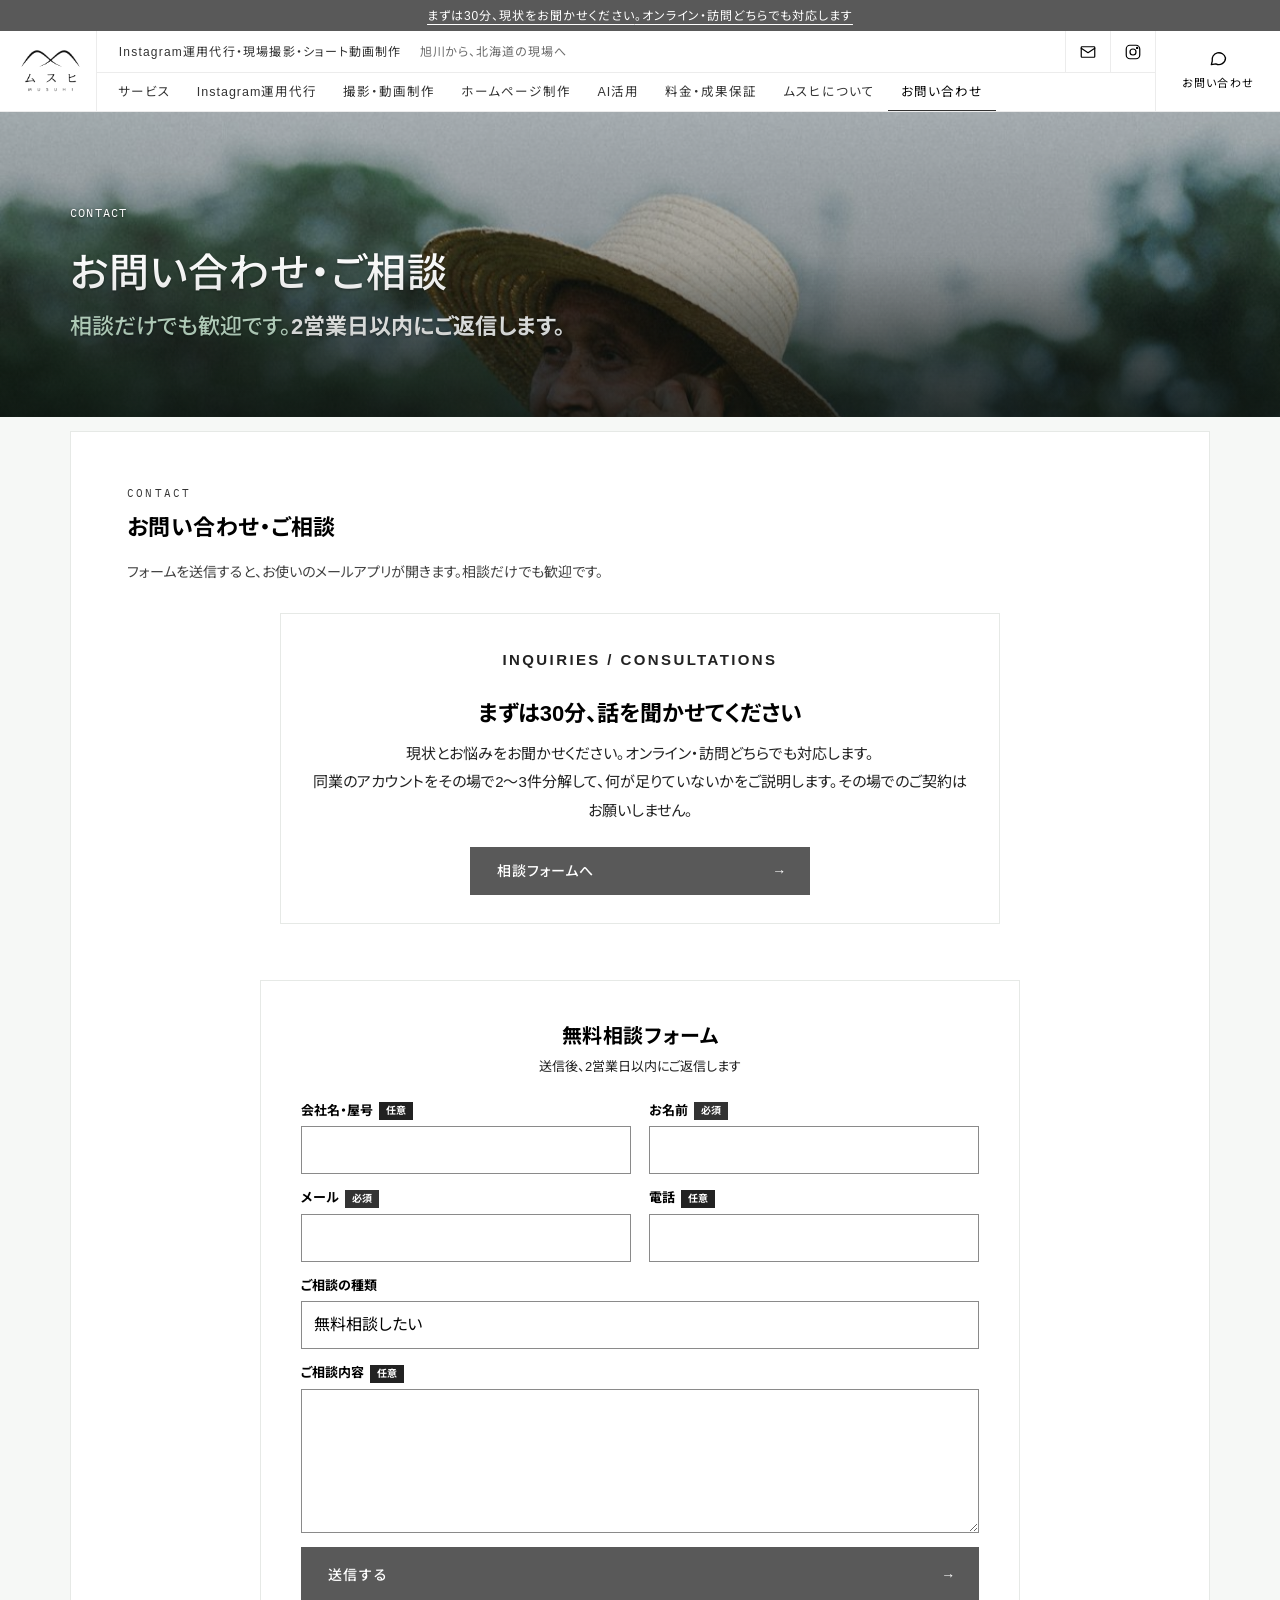
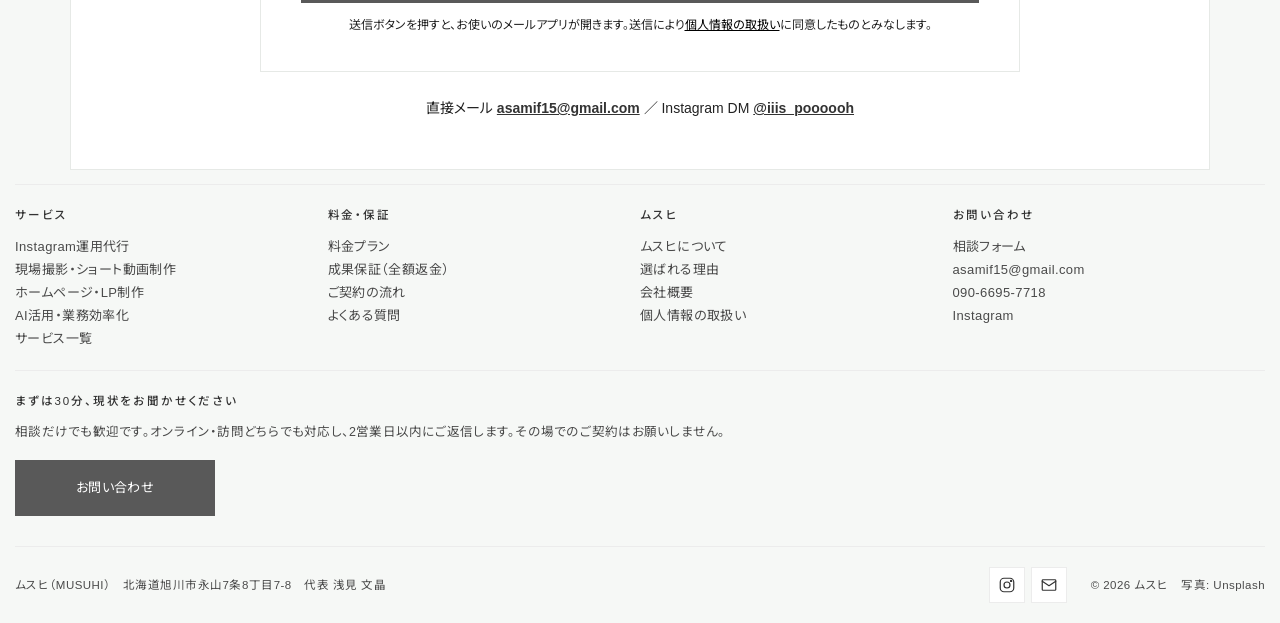
<file: company/contact/index.html>
<!doctype html>
<html lang="ja">
<head>
<meta charset="utf-8">
<title>お問い合わせ・ご相談 ｜ ムスヒ（旭川）</title>
<meta name="viewport" content="width=device-width, initial-scale=1">
<meta name="description" content="まずは30分、現状をお聞かせください。オンライン・訪問どちらでも対応。2営業日以内にご返信します。">
<link rel="icon" href="../img/logo.png" type="image/png">
<link rel="stylesheet" href="../assets/site.css">
<link rel="canonical" href="https://nakajimaakimasa-cpu.github.io/musuhi-lab/company/contact/">
</head>
<body>
<a class="skip" href="#main">本文へスキップ</a>
<div class="announce"><a href="../contact/"><u>まずは30分、現状をお聞かせください<span class="announce-more">。オンライン・訪問どちらでも対応します</span></u></a></div>
<header class="site-header lh">
  <button class="nav-toggle" type="button" aria-expanded="false" aria-controls="site-nav" aria-label="メニューを開く">
    <span class="bar"></span><span class="bar"></span><span class="bar"></span>
  </button>
  <a class="lh-logo" href="../" aria-label="ムスヒ トップへ">
    <img src="../img/logo.png" alt="ムスヒ MUSUHI" width="720" height="509">
  </a>
  <div class="lh-inner">
    <div class="lh-row1">
      <p class="lh-tag"><span class="lh-tag-main">Instagram運用代行・現場撮影・ショート動画制作</span><span class="lh-tag-sub">旭川から、北海道の現場へ</span></p>
      <div class="lh-actions">
        <a class="lh-icon" href="mailto:asamif15@gmail.com" aria-label="メールで問い合わせる">
          <svg width="18" height="18" viewBox="0 0 24 24" fill="none" stroke="currentColor" stroke-width="1.6" stroke-linecap="round" stroke-linejoin="round" aria-hidden="true" focusable="false"><rect x="3" y="5" width="18" height="14" rx="1"/><path d="M3 7l9 6 9-6"/></svg>
        </a>
        <a class="lh-icon" href="https://www.instagram.com/iiis_poooooh/" target="_blank" rel="noopener" aria-label="Instagram @iiis_poooooh（新しいタブで開く）">
          <svg width="18" height="18" viewBox="0 0 24 24" fill="none" stroke="currentColor" stroke-width="1.6" stroke-linecap="round" stroke-linejoin="round" aria-hidden="true" focusable="false"><rect x="3" y="3" width="18" height="18" rx="5"/><circle cx="12" cy="12" r="4"/><circle cx="17.5" cy="6.5" r=".8" fill="currentColor"/></svg>
        </a>
      </div>
    </div>
    <nav class="site-nav lh-nav" id="site-nav" aria-label="メインナビゲーション">
      <ul class="nav-list">
        <li><a href="../service/">サービス</a></li>
        <li><a href="../service/sns/">Instagram運用代行</a></li>
        <li><a href="../service/filming/">撮影・動画制作</a></li>
        <li><a href="../service/web/">ホームページ制作</a></li>
        <li><a href="../service/ai/">AI活用</a></li>
        <li><a href="../price/">料金・成果保証</a></li>
        <li><a href="../about/">ムスヒについて</a></li>
        <li><a href="../contact/" aria-current="page">お問い合わせ</a></li>
      </ul>
    </nav>
  </div>
  <a class="lh-contact" href="../contact/" data-contact>
    <svg width="20" height="20" viewBox="0 0 24 24" fill="none" stroke="currentColor" stroke-width="1.6" stroke-linecap="round" stroke-linejoin="round" aria-hidden="true" focusable="false"><path d="M21 12a8 8 0 0 1-11.6 7.1L4 20l1.1-4.2A8 8 0 1 1 21 12z"/></svg>
    <span>お問い合わせ</span>
  </a>
</header>


<main id="main" tabindex="-1">

  <section class="hero" aria-labelledby="contact-title-h">
    <div class="hero-bg" aria-hidden="true">
      <img src="../img/r2_person.jpg" alt="" width="1200" height="1800" loading="eager" fetchpriority="high" style="object-position:center 30%">
    </div>
    <div class="container hero-grid">
      <div class="hero-copy">
        <p class="hero-eyebrow" lang="en">Contact</p>
        <h1 id="contact-title-h">お問い合わせ・ご相談</h1>
        <p class="hero-sub">相談だけでも歓迎です。<b>2営業日以内にご返信します。</b></p>
      </div>
    </div>
  </section>
<!-- 13. CONTACT -->
  <section id="contact" class="section band-tint" aria-labelledby="contact-title">
    <div class="container">
      <div class="section-head">
        <p class="label" lang="en">Contact</p>
        <h2 id="contact-title">お問い合わせ・ご相談</h2>
        <p class="section-note">フォームを送信すると、お使いのメールアプリが開きます。相談だけでも歓迎です。</p>
      </div>
      <div class="cta-grid cta-grid-single">
            <div class="cta-card">
              <p class="cta-en" lang="en">Inquiries / Consultations</p>
              <h3>まずは30分、話を聞かせてください</h3>
              <p>現状とお悩みをお聞かせください。オンライン・訪問どちらでも対応します。<br>同業のアカウントをその場で2〜3件分解して、何が足りていないかをご説明します。その場でのご契約はお願いしません。</p>
              <a class="btn btn-fill btn-block" href="#contact-form">相談フォームへ<span class="arrow" aria-hidden="true">→</span></a>
            </div>
          </div>
      <form id="contact-form" class="card-form contact-form" data-lead-form aria-labelledby="contact-form-title" novalidate action="#" method="post">
        <p class="form-title" id="contact-form-title">無料相談フォーム</p>
        <p class="form-lead">送信後、2営業日以内にご返信します</p>
        <div class="field-pair">
          <div class="field">
            <label for="c-company">会社名・屋号<span class="tag tag-opt">任意</span></label>
            <input id="c-company" name="company" type="text" autocomplete="organization">
          </div>
          <div class="field">
            <label for="c-name">お名前<span class="tag tag-req">必須</span></label>
            <input id="c-name" name="name" type="text" autocomplete="name" required aria-describedby="c-name-error">
            <p class="field-error" id="c-name-error" data-error-for="name" hidden></p>
          </div>
        </div>
        <div class="field-pair">
          <div class="field">
            <label for="c-email">メール<span class="tag tag-req">必須</span></label>
            <input id="c-email" name="email" type="email" autocomplete="email" inputmode="email" required aria-describedby="c-email-error">
            <p class="field-error" id="c-email-error" data-error-for="email" hidden></p>
          </div>
          <div class="field">
            <label for="c-tel">電話<span class="tag tag-opt">任意</span></label>
            <input id="c-tel" name="tel" type="tel" autocomplete="tel" inputmode="tel">
          </div>
        </div>
        <div class="field">
          <label for="c-type">ご相談の種類</label>
          <select id="c-type" name="type">
            <option value="無料相談したい">無料相談したい</option>
            <option value="料金について聞きたい">料金について聞きたい</option>
            <option value="その他">その他</option>
          </select>
        </div>
        <div class="field">
          <label for="c-message">ご相談内容<span class="tag tag-opt">任意</span></label>
          <textarea id="c-message" name="message" rows="5"></textarea>
        </div>
        <button class="btn btn-fill btn-block btn-lg" type="submit">送信する<span class="arrow" aria-hidden="true">→</span></button>
        <p class="form-status" role="status" aria-live="polite"></p>
        <p class="form-note">送信ボタンを押すと、お使いのメールアプリが開きます。送信により<a href="../privacy/">個人情報の取扱い</a>に同意したものとみなします。</p>
      </form>
      <p class="contact-alt">直接メール <a href="mailto:asamif15@gmail.com">asamif15@gmail.com</a> ／ Instagram DM <a href="https://www.instagram.com/iiis_poooooh/" target="_blank" rel="noopener">@iiis_poooooh</a></p>
    </div>
  </section>
</main>

<footer class="site-footer lf">
  <div class="lf-inner">
    <div class="lf-cols">
      <div class="lf-col">
        <p class="lf-title">サービス</p>
        <ul>
          <li><a href="../service/sns/">Instagram運用代行</a></li>
          <li><a href="../service/filming/">現場撮影・ショート動画制作</a></li>
          <li><a href="../service/web/">ホームページ・LP制作</a></li>
          <li><a href="../service/ai/">AI活用・業務効率化</a></li>
          <li><a href="../service/">サービス一覧</a></li>
        </ul>
      </div>
      <div class="lf-col">
        <p class="lf-title">料金・保証</p>
        <ul>
          <li><a href="../price/#pricing">料金プラン</a></li>
          <li><a href="../price/#guarantee">成果保証（全額返金）</a></li>
          <li><a href="../price/#flow">ご契約の流れ</a></li>
          <li><a href="../price/#faq">よくある質問</a></li>
        </ul>
      </div>
      <div class="lf-col">
        <p class="lf-title">ムスヒ</p>
        <ul>
          <li><a href="../about/">ムスヒについて</a></li>
          <li><a href="../about/#reasons">選ばれる理由</a></li>
          <li><a href="../about/#company">会社概要</a></li>
          <li><a href="../privacy/">個人情報の取扱い</a></li>
        </ul>
      </div>
      <div class="lf-col">
        <p class="lf-title">お問い合わせ</p>
        <ul>
          <li><a href="../contact/">相談フォーム</a></li>
          <li><a href="mailto:asamif15@gmail.com">asamif15@gmail.com</a></li>
          <li><a href="tel:09066957718">090-6695-7718</a></li>
          <li><a href="https://www.instagram.com/iiis_poooooh/" target="_blank" rel="noopener">Instagram</a></li>
        </ul>
      </div>
      <div class="lf-col lf-subscribe">
        <p class="lf-title">まずは30分、現状をお聞かせください</p>
        <p class="lf-note">相談だけでも歓迎です。オンライン・訪問どちらでも対応し、2営業日以内にご返信します。その場でのご契約はお願いしません。</p>
        <a class="lbtn" href="../contact/">お問い合わせ</a>
      </div>
    </div>
    <div class="lf-secondary">
      <p class="lf-addr">ムスヒ（MUSUHI）　北海道旭川市永山7条8丁目7-8　代表 浅見 文晶</p>
      <ul class="lf-social" aria-label="SNS">
        <li><a href="https://www.instagram.com/iiis_poooooh/" target="_blank" rel="noopener" aria-label="Instagram（新しいタブで開く）"><svg width="18" height="18" viewBox="0 0 24 24" fill="none" stroke="currentColor" stroke-width="1.6" stroke-linecap="round" stroke-linejoin="round" aria-hidden="true" focusable="false"><rect x="3" y="3" width="18" height="18" rx="5"/><circle cx="12" cy="12" r="4"/><circle cx="17.5" cy="6.5" r=".8" fill="currentColor"/></svg></a></li>
        <li><a href="mailto:asamif15@gmail.com" aria-label="メール"><svg width="18" height="18" viewBox="0 0 24 24" fill="none" stroke="currentColor" stroke-width="1.6" stroke-linecap="round" stroke-linejoin="round" aria-hidden="true" focusable="false"><rect x="3" y="5" width="18" height="14" rx="1"/><path d="M3 7l9 6 9-6"/></svg></a></li>
      </ul>
      <p class="lf-copy">© 2026 ムスヒ　写真: Unsplash</p>
    </div>
  </div>
</footer>


<script src="../assets/site.js" defer></script>
</body>
</html>
</file>
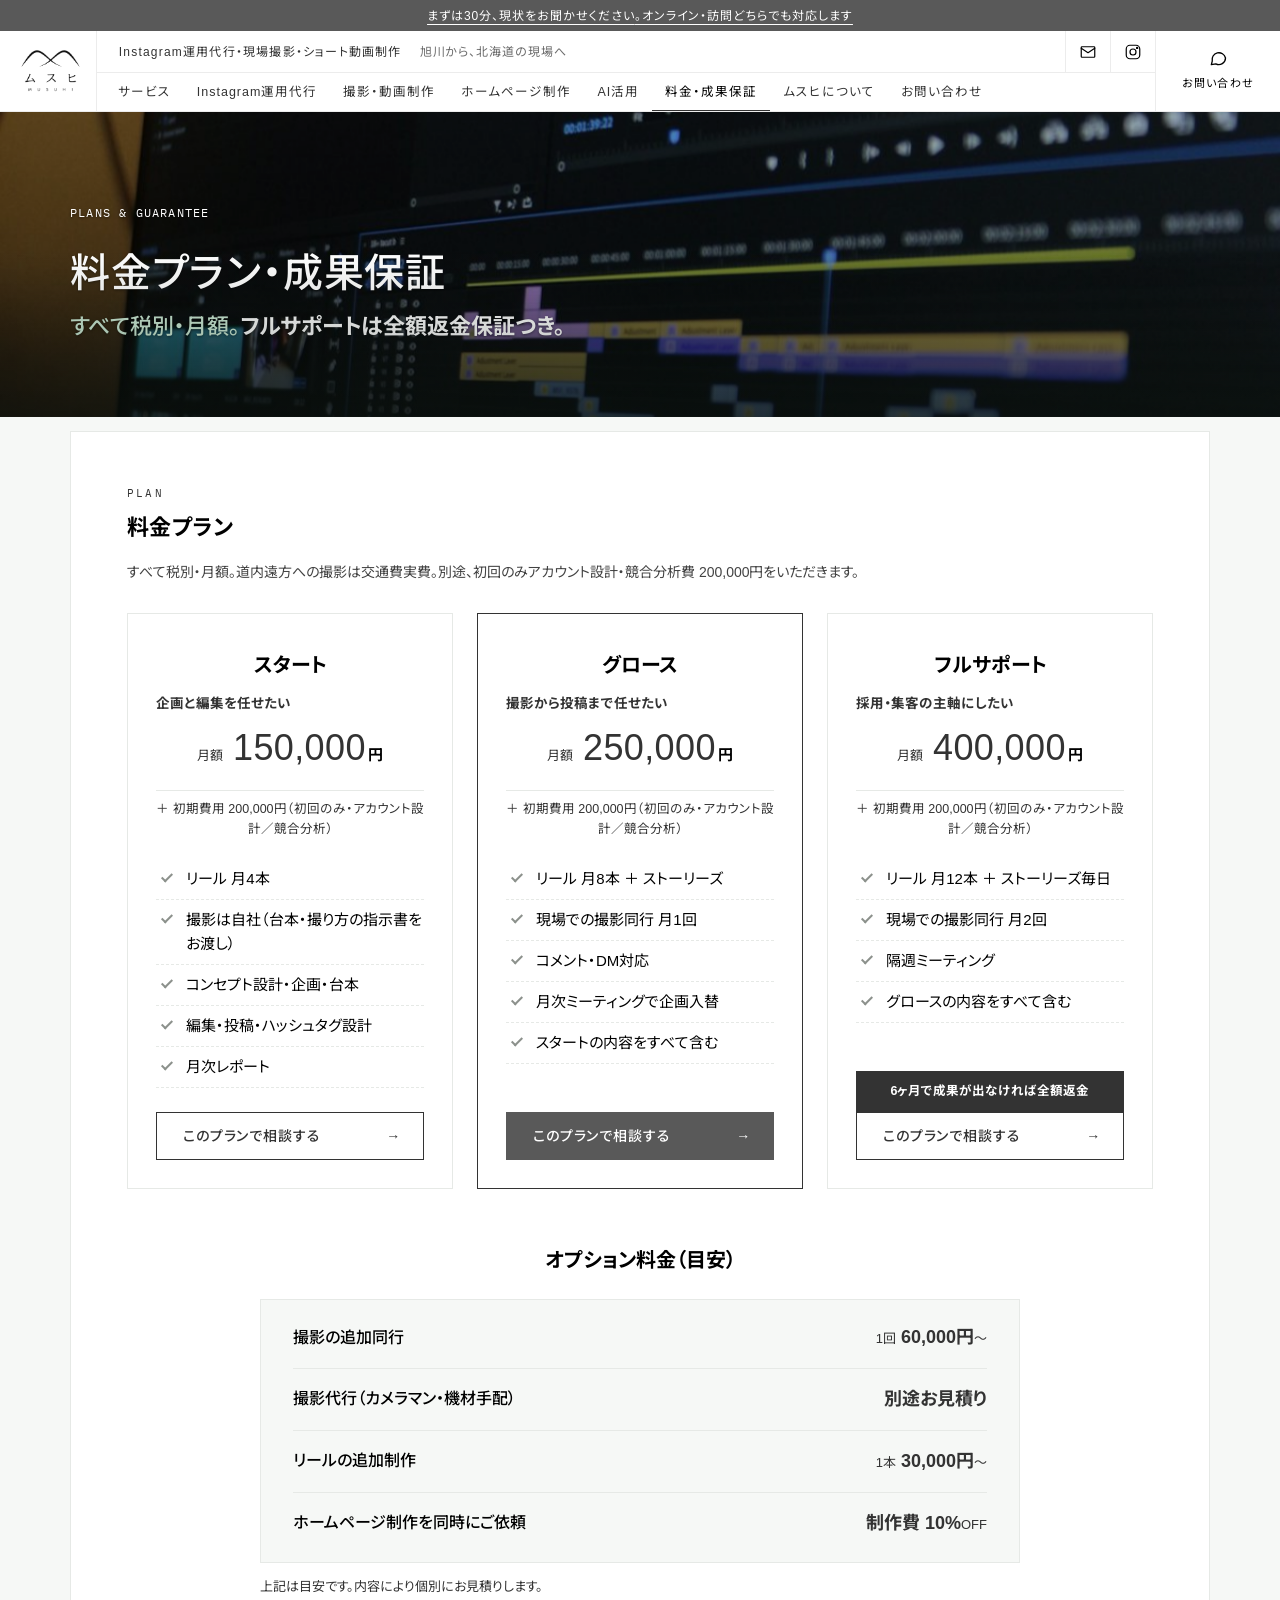
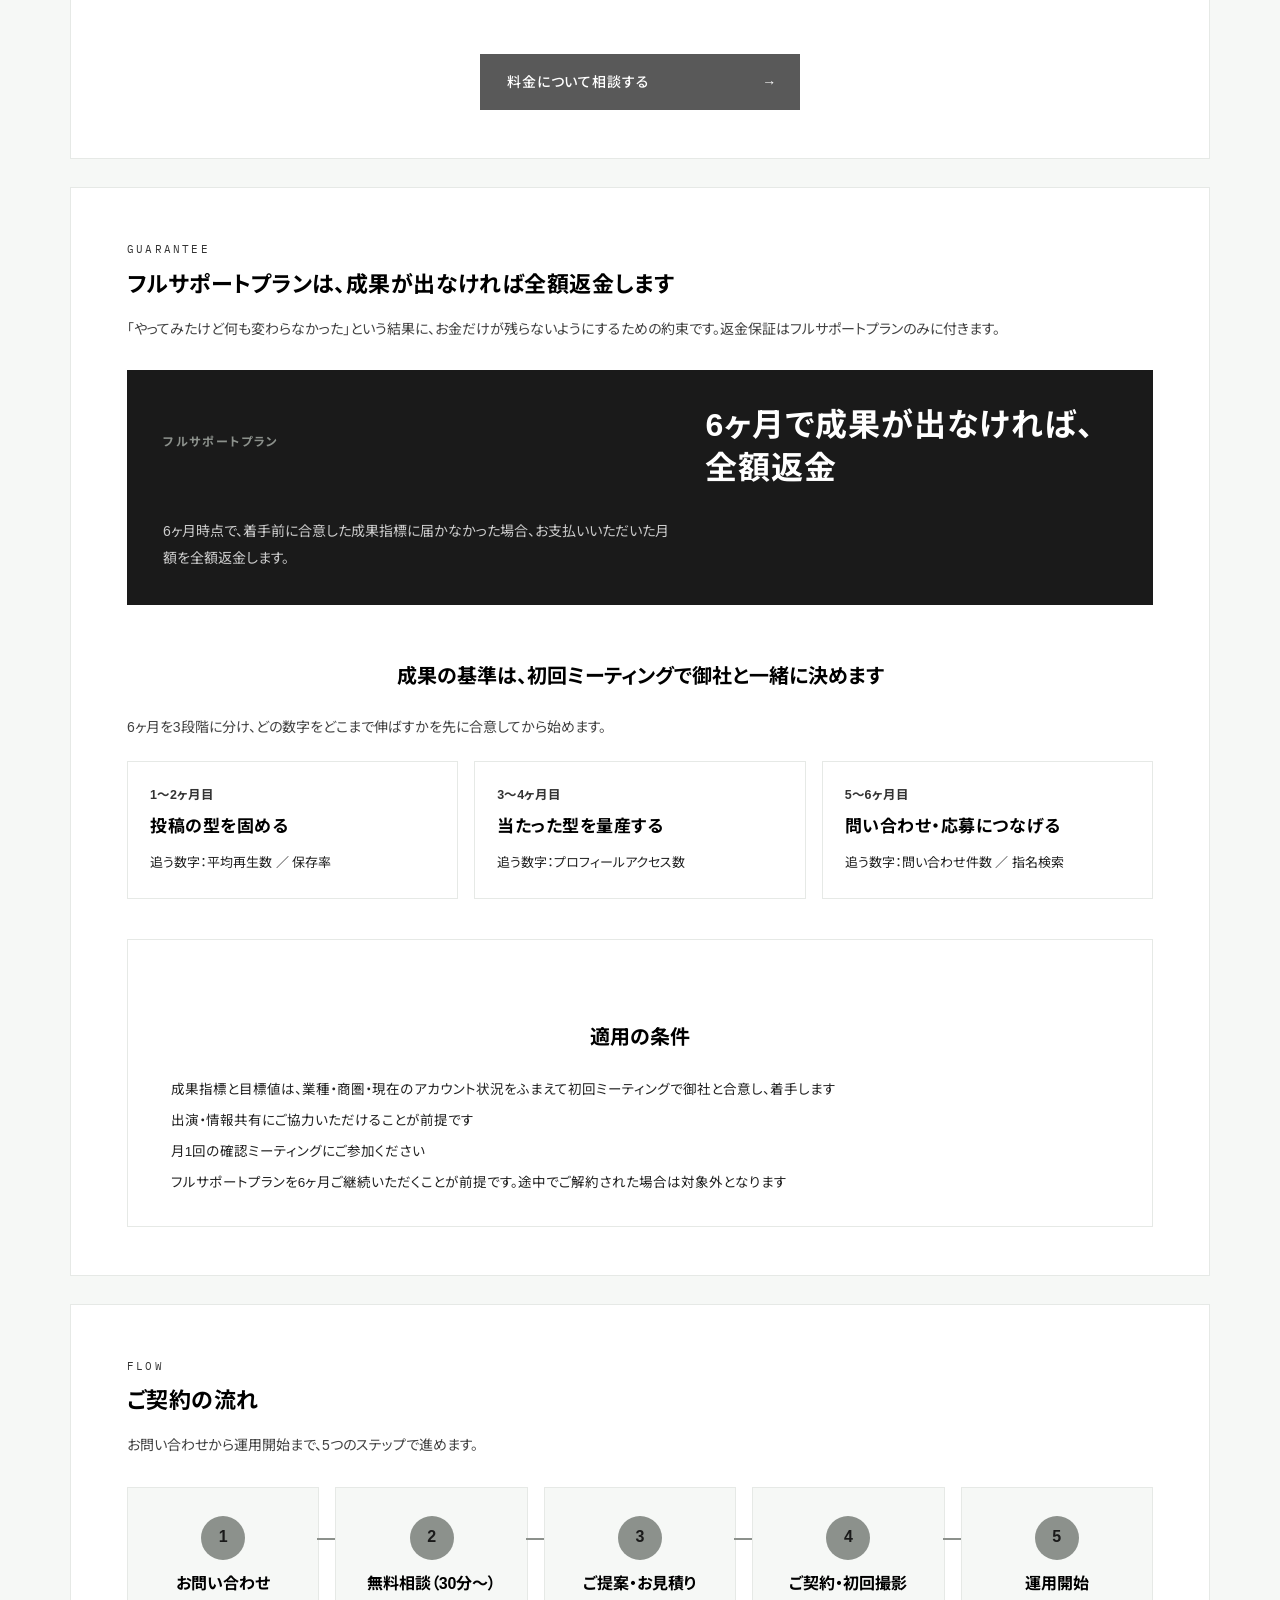
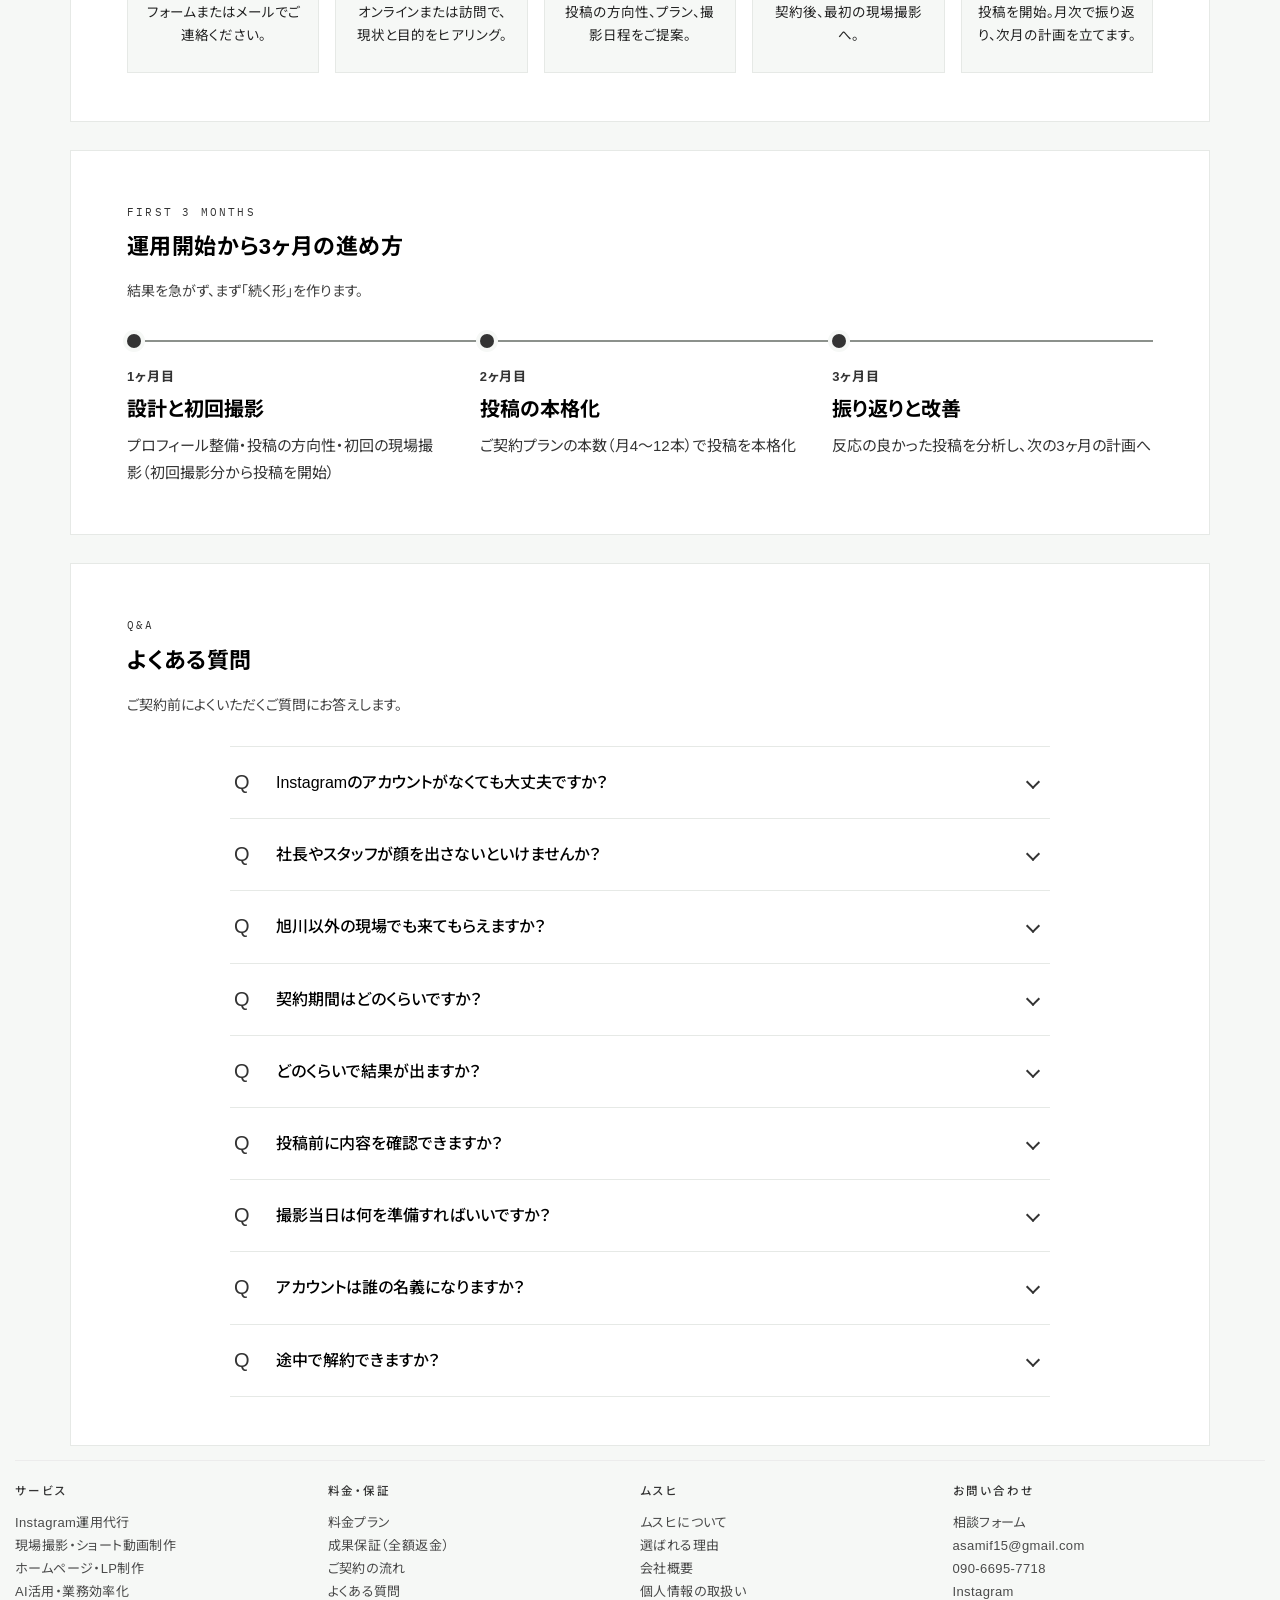
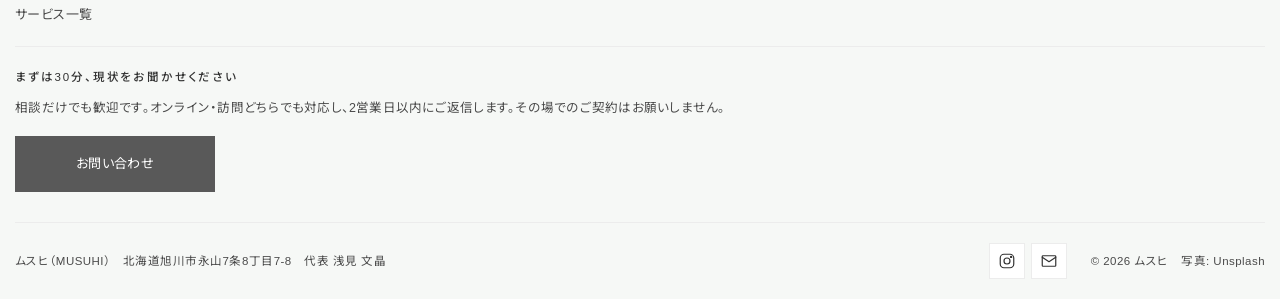
<file: company/price/index.html>
<!doctype html>
<html lang="ja">
<head>
<meta charset="utf-8">
<title>料金プラン・成果保証 ｜ ムスヒ（旭川）</title>
<meta name="viewport" content="width=device-width, initial-scale=1">
<meta name="description" content="Instagram運用代行の料金は月額150,000円から。フルサポートプランは6ヶ月で成果が出なければ全額返金。ご契約の流れ・よくある質問も。">
<link rel="icon" href="../img/logo.png" type="image/png">
<link rel="stylesheet" href="../assets/site.css">
<link rel="canonical" href="https://nakajimaakimasa-cpu.github.io/musuhi-lab/company/price/">
</head>
<body>
<a class="skip" href="#main">本文へスキップ</a>
<div class="announce"><a href="../contact/"><u>まずは30分、現状をお聞かせください<span class="announce-more">。オンライン・訪問どちらでも対応します</span></u></a></div>
<header class="site-header lh">
  <button class="nav-toggle" type="button" aria-expanded="false" aria-controls="site-nav" aria-label="メニューを開く">
    <span class="bar"></span><span class="bar"></span><span class="bar"></span>
  </button>
  <a class="lh-logo" href="../" aria-label="ムスヒ トップへ">
    <img src="../img/logo.png" alt="ムスヒ MUSUHI" width="720" height="509">
  </a>
  <div class="lh-inner">
    <div class="lh-row1">
      <p class="lh-tag"><span class="lh-tag-main">Instagram運用代行・現場撮影・ショート動画制作</span><span class="lh-tag-sub">旭川から、北海道の現場へ</span></p>
      <div class="lh-actions">
        <a class="lh-icon" href="mailto:asamif15@gmail.com" aria-label="メールで問い合わせる">
          <svg width="18" height="18" viewBox="0 0 24 24" fill="none" stroke="currentColor" stroke-width="1.6" stroke-linecap="round" stroke-linejoin="round" aria-hidden="true" focusable="false"><rect x="3" y="5" width="18" height="14" rx="1"/><path d="M3 7l9 6 9-6"/></svg>
        </a>
        <a class="lh-icon" href="https://www.instagram.com/iiis_poooooh/" target="_blank" rel="noopener" aria-label="Instagram @iiis_poooooh（新しいタブで開く）">
          <svg width="18" height="18" viewBox="0 0 24 24" fill="none" stroke="currentColor" stroke-width="1.6" stroke-linecap="round" stroke-linejoin="round" aria-hidden="true" focusable="false"><rect x="3" y="3" width="18" height="18" rx="5"/><circle cx="12" cy="12" r="4"/><circle cx="17.5" cy="6.5" r=".8" fill="currentColor"/></svg>
        </a>
      </div>
    </div>
    <nav class="site-nav lh-nav" id="site-nav" aria-label="メインナビゲーション">
      <ul class="nav-list">
        <li><a href="../service/">サービス</a></li>
        <li><a href="../service/sns/">Instagram運用代行</a></li>
        <li><a href="../service/filming/">撮影・動画制作</a></li>
        <li><a href="../service/web/">ホームページ制作</a></li>
        <li><a href="../service/ai/">AI活用</a></li>
        <li><a href="../price/" aria-current="page">料金・成果保証</a></li>
        <li><a href="../about/">ムスヒについて</a></li>
        <li><a href="../contact/">お問い合わせ</a></li>
      </ul>
    </nav>
  </div>
  <a class="lh-contact" href="../contact/" data-contact>
    <svg width="20" height="20" viewBox="0 0 24 24" fill="none" stroke="currentColor" stroke-width="1.6" stroke-linecap="round" stroke-linejoin="round" aria-hidden="true" focusable="false"><path d="M21 12a8 8 0 0 1-11.6 7.1L4 20l1.1-4.2A8 8 0 1 1 21 12z"/></svg>
    <span>お問い合わせ</span>
  </a>
</header>


<main id="main" tabindex="-1">

  <section class="hero" aria-labelledby="price-title-h">
    <div class="hero-bg" aria-hidden="true">
      <img src="../img/r4_editing.jpg" alt="" width="1200" height="1800" loading="eager" fetchpriority="high" style="object-position:center 40%">
    </div>
    <div class="container hero-grid">
      <div class="hero-copy">
        <p class="hero-eyebrow" lang="en">Plans & Guarantee</p>
        <h1 id="price-title-h">料金プラン・成果保証</h1>
        <p class="hero-sub">すべて税別・月額。<b>フルサポートは全額返金保証つき。</b></p>
      </div>
    </div>
  </section>
<!-- 10. PLAN -->
  <section id="pricing" class="section" aria-labelledby="pricing-title">
    <div class="container">
      <div class="section-head">
        <p class="label" lang="en">Plan</p>
        <h2 id="pricing-title">料金プラン</h2>
        <p class="section-note">すべて税別・月額。道内遠方への撮影は交通費実費。別途、初回のみアカウント設計・競合分析費 200,000円をいただきます。</p>
      </div>
      <div class="plan-grid">
            <article class="plan">
              <h3>スタート</h3>
              <p class="plan-target">企画と編集を任せたい</p>
              <p class="price"><span class="price-label">月額</span> <span class="price-num">150,000</span><span class="price-unit">円</span></p>
              <p class="price-init">＋ 初期費用 200,000円（初回のみ・アカウント設計／競合分析）</p>
              <ul class="plan-list">
                <li>リール 月4本</li>
                <li>撮影は自社（台本・撮り方の指示書をお渡し）</li>
                <li>コンセプト設計・企画・台本</li>
                <li>編集・投稿・ハッシュタグ設計</li>
                <li>月次レポート</li>
              </ul>
              <a class="btn btn-line btn-block" href="../contact/?plan=スタート#contact-form" data-plan="スタート">このプランで相談する<span class="arrow" aria-hidden="true">→</span></a>
            </article>
            <article class="plan plan-featured">
              <h3>グロース</h3>
              <p class="plan-target">撮影から投稿まで任せたい</p>
              <p class="price"><span class="price-label">月額</span> <span class="price-num">250,000</span><span class="price-unit">円</span></p>
              <p class="price-init">＋ 初期費用 200,000円（初回のみ・アカウント設計／競合分析）</p>
              <ul class="plan-list">
                <li>リール 月8本 ＋ ストーリーズ</li>
                <li>現場での撮影同行 月1回</li>
                <li>コメント・DM対応</li>
                <li>月次ミーティングで企画入替</li>
                <li>スタートの内容をすべて含む</li>
              </ul>
              <a class="btn btn-fill btn-block" href="../contact/?plan=グロース#contact-form" data-plan="グロース">このプランで相談する<span class="arrow" aria-hidden="true">→</span></a>
            </article>
            <article class="plan">
              <h3>フルサポート</h3>
              <p class="plan-target">採用・集客の主軸にしたい</p>
              <p class="price"><span class="price-label">月額</span> <span class="price-num">400,000</span><span class="price-unit">円</span></p>
              <p class="price-init">＋ 初期費用 200,000円（初回のみ・アカウント設計／競合分析）</p>
              <ul class="plan-list">
                <li>リール 月12本 ＋ ストーリーズ毎日</li>
                <li>現場での撮影同行 月2回</li>
                <li>隔週ミーティング</li>
                <li>グロースの内容をすべて含む</li>
              </ul>
              <p class="plan-guarantee plan-guarantee-on">6ヶ月で成果が出なければ全額返金</p>
              <a class="btn btn-line btn-block" href="../contact/?plan=フルサポート#contact-form" data-plan="フルサポート">このプランで相談する<span class="arrow" aria-hidden="true">→</span></a>
            </article>
          </div>
          <div class="option-wrap">
        <h3 class="sub-head">オプション料金（目安）</h3>
        <dl class="opt-list">
              <div class="opt-row"><dt>撮影の追加同行</dt><dd><small>1回</small> 60,000円<small>〜</small></dd></div>
              <div class="opt-row"><dt>撮影代行（カメラマン・機材手配）</dt><dd>別途お見積り</dd></div>
              <div class="opt-row"><dt>リールの追加制作</dt><dd><small>1本</small> 30,000円<small>〜</small></dd></div>
              <div class="opt-row"><dt>ホームページ制作を同時にご依頼</dt><dd>制作費 10%<small>OFF</small></dd></div>
            </dl>
        <p class="table-note">上記は目安です。内容により個別にお見積りします。</p>
      </div>
      <div class="section-cta">
        <a class="btn btn-fill btn-lg btn-cta" href="../contact/?type=料金について聞きたい#contact-form">料金について相談する<span class="arrow" aria-hidden="true">→</span></a>
      </div>
    </div>
  </section>
<!-- 成果保証 -->
      <section id="guarantee" class="section band-tint" aria-labelledby="guarantee-title">
        <div class="container">
          <div class="section-head">
            <p class="label" lang="en">Guarantee</p>
            <h2 id="guarantee-title">フルサポートプランは、成果が出なければ全額返金します</h2>
            <p class="section-note">「やってみたけど何も変わらなかった」という結果に、お金だけが残らないようにするための約束です。返金保証はフルサポートプランのみに付きます。</p>
          </div>
          <div class="guarantee-band">
            <p class="gb-plan">フルサポートプラン</p>
            <p class="gb-head">6ヶ月で成果が出なければ、全額返金</p>
            <p class="gb-desc">6ヶ月時点で、着手前に合意した成果指標に届かなかった場合、お支払いいただいた月額を全額返金します。</p>
          </div>
          <h3 class="sub-head">成果の基準は、初回ミーティングで御社と一緒に決めます</h3>
          <p class="section-note ms-lead">6ヶ月を3段階に分け、どの数字をどこまで伸ばすかを先に合意してから始めます。</p>
          <ol class="ms-list">
            <li class="ms-item"><p class="ms-period">1〜2ヶ月目</p><p class="ms-goal">投稿の型を固める</p><p class="ms-metric">追う数字：平均再生数 ／ 保存率</p></li>
            <li class="ms-item"><p class="ms-period">3〜4ヶ月目</p><p class="ms-goal">当たった型を量産する</p><p class="ms-metric">追う数字：プロフィールアクセス数</p></li>
            <li class="ms-item"><p class="ms-period">5〜6ヶ月目</p><p class="ms-goal">問い合わせ・応募につなげる</p><p class="ms-metric">追う数字：問い合わせ件数 ／ 指名検索</p></li>
          </ol>
          <div class="cond-box">
            <h3 class="sub-head">適用の条件</h3>
            <ul class="cond-list">
              <li>成果指標と目標値は、業種・商圏・現在のアカウント状況をふまえて初回ミーティングで御社と合意し、着手します</li>
              <li>出演・情報共有にご協力いただけることが前提です</li>
              <li>月1回の確認ミーティングにご参加ください</li>
              <li>フルサポートプランを6ヶ月ご継続いただくことが前提です。途中でご解約された場合は対象外となります</li>
            </ul>
          </div>
        </div>
      </section>
<!-- 9. FLOW -->
  <section id="flow" class="section band-gray" aria-labelledby="flow-title">
    <div class="container">
      <div class="section-head">
        <p class="label" lang="en">Flow</p>
        <h2 id="flow-title">ご契約の流れ</h2>
        <p class="section-note">お問い合わせから運用開始まで、5つのステップで進めます。</p>
      </div>
      <ol class="flow">
        <li class="flow-item">
          <span class="flow-num" aria-hidden="true">1</span>
          <div><h3>お問い合わせ</h3><p>フォームまたはメールでご連絡ください。</p></div>
        </li>
        <li class="flow-item">
          <span class="flow-num" aria-hidden="true">2</span>
          <div><h3>無料相談（30分〜）</h3><p>オンラインまたは訪問で、現状と目的をヒアリング。</p></div>
        </li>
        <li class="flow-item">
          <span class="flow-num" aria-hidden="true">3</span>
          <div><h3>ご提案・お見積り</h3><p>投稿の方向性、プラン、撮影日程をご提案。</p></div>
        </li>
        <li class="flow-item">
          <span class="flow-num" aria-hidden="true">4</span>
          <div><h3>ご契約・初回撮影</h3><p>契約後、最初の現場撮影へ。</p></div>
        </li>
        <li class="flow-item">
          <span class="flow-num" aria-hidden="true">5</span>
          <div><h3>運用開始</h3><p>投稿を開始。月次で振り返り、次月の計画を立てます。</p></div>
        </li>
      </ol>
    </div>
  </section>
<!-- 8. FIRST 3 MONTHS -->
  <section id="timeline" class="section" aria-labelledby="timeline-title">
    <div class="container">
      <div class="section-head">
        <p class="label">First 3 Months</p>
        <h2 id="timeline-title">運用開始から3ヶ月の進め方</h2>
        <p class="section-note">結果を急がず、まず「続く形」を作ります。</p>
      </div>
      <ol class="timeline">
        <li class="tl-item">
          <span class="tl-month">1ヶ月目</span>
          <h3>設計と初回撮影</h3>
          <p>プロフィール整備・投稿の方向性・初回の現場撮影（初回撮影分から投稿を開始）</p>
        </li>
        <li class="tl-item">
          <span class="tl-month">2ヶ月目</span>
          <h3>投稿の本格化</h3>
          <p>ご契約プランの本数（月4〜12本）で投稿を本格化</p>
        </li>
        <li class="tl-item">
          <span class="tl-month">3ヶ月目</span>
          <h3>振り返りと改善</h3>
          <p>反応の良かった投稿を分析し、次の3ヶ月の計画へ</p>
        </li>
      </ol>
    </div>
  </section>
<!-- 11. Q&A -->
  <section id="faq" class="section band-gray" aria-labelledby="faq-title">
    <div class="container">
      <div class="section-head">
        <p class="label" lang="en">Q&amp;A</p>
        <h2 id="faq-title">よくある質問</h2>
        <p class="section-note">ご契約前によくいただくご質問にお答えします。</p>
      </div>
      <div class="faq-list">
        <details class="faq-item">
          <summary><span class="faq-q" aria-hidden="true">Q</span>Instagramのアカウントがなくても大丈夫ですか？</summary>
          <div class="faq-body"><span class="faq-a" aria-hidden="true">A</span><p>大丈夫です。アカウント開設・プロフィール設計からサポートします。</p></div>
        </details>
        <details class="faq-item">
          <summary><span class="faq-q" aria-hidden="true">Q</span>社長やスタッフが顔を出さないといけませんか？</summary>
          <div class="faq-body"><span class="faq-a" aria-hidden="true">A</span><p>顔出しなしの設計も可能です。ただし人が出る投稿の方が反応は良い傾向があるので、無理のない範囲でご相談します。</p></div>
        </details>
        <details class="faq-item">
          <summary><span class="faq-q" aria-hidden="true">Q</span>旭川以外の現場でも来てもらえますか？</summary>
          <div class="faq-body"><span class="faq-a" aria-hidden="true">A</span><p>北海道内は対応します。交通費は実費でお願いしています。</p></div>
        </details>
        <details class="faq-item">
          <summary><span class="faq-q" aria-hidden="true">Q</span>契約期間はどのくらいですか？</summary>
          <div class="faq-body"><span class="faq-a" aria-hidden="true">A</span><p>フルサポートプランは、返金保証を6ヶ月時点で判定するため、6ヶ月からのご契約となります。スタート・グロースの契約期間は、ご相談のうえ決めます。</p></div>
        </details>
        <details class="faq-item">
          <summary><span class="faq-q" aria-hidden="true">Q</span>どのくらいで結果が出ますか？</summary>
          <div class="faq-body"><span class="faq-a" aria-hidden="true">A</span><p>投稿の型が固まるまで2〜3ヶ月が目安です。数字が大きく動きはじめるのは4ヶ月目以降という想定で設計しています。目標とする数字は初回ミーティングで擦り合わせます。</p></div>
        </details>
        <details class="faq-item">
          <summary><span class="faq-q" aria-hidden="true">Q</span>投稿前に内容を確認できますか？</summary>
          <div class="faq-body"><span class="faq-a" aria-hidden="true">A</span><p>できます。投稿前にLINE等で確認いただく運用にも対応します。</p></div>
        </details>
        <details class="faq-item">
          <summary><span class="faq-q" aria-hidden="true">Q</span>撮影当日は何を準備すればいいですか？</summary>
          <div class="faq-body"><span class="faq-a" aria-hidden="true">A</span><p>特別な準備は不要です。普段どおりの作業をしていただき、その様子を撮影します。撮ってほしい場面があれば事前に教えてください。</p></div>
        </details>
        <details class="faq-item">
          <summary><span class="faq-q" aria-hidden="true">Q</span>アカウントは誰の名義になりますか？</summary>
          <div class="faq-body"><span class="faq-a" aria-hidden="true">A</span><p>お客様の名義です。ムスヒは運用を代行するだけで、アカウントはお客様のものとして残ります。</p></div>
        </details>
        <details class="faq-item">
          <summary><span class="faq-q" aria-hidden="true">Q</span>途中で解約できますか？</summary>
          <div class="faq-body"><span class="faq-a" aria-hidden="true">A</span><p>ご相談のうえ決めた契約期間の満了でご解約いただけます。フルサポートプランは返金保証の判定が6ヶ月時点のため、途中で解約された場合は保証の対象外となります。</p></div>
        </details>
      </div>
    </div>
  </section>
</main>

<footer class="site-footer lf">
  <div class="lf-inner">
    <div class="lf-cols">
      <div class="lf-col">
        <p class="lf-title">サービス</p>
        <ul>
          <li><a href="../service/sns/">Instagram運用代行</a></li>
          <li><a href="../service/filming/">現場撮影・ショート動画制作</a></li>
          <li><a href="../service/web/">ホームページ・LP制作</a></li>
          <li><a href="../service/ai/">AI活用・業務効率化</a></li>
          <li><a href="../service/">サービス一覧</a></li>
        </ul>
      </div>
      <div class="lf-col">
        <p class="lf-title">料金・保証</p>
        <ul>
          <li><a href="../price/#pricing">料金プラン</a></li>
          <li><a href="../price/#guarantee">成果保証（全額返金）</a></li>
          <li><a href="../price/#flow">ご契約の流れ</a></li>
          <li><a href="../price/#faq">よくある質問</a></li>
        </ul>
      </div>
      <div class="lf-col">
        <p class="lf-title">ムスヒ</p>
        <ul>
          <li><a href="../about/">ムスヒについて</a></li>
          <li><a href="../about/#reasons">選ばれる理由</a></li>
          <li><a href="../about/#company">会社概要</a></li>
          <li><a href="../privacy/">個人情報の取扱い</a></li>
        </ul>
      </div>
      <div class="lf-col">
        <p class="lf-title">お問い合わせ</p>
        <ul>
          <li><a href="../contact/">相談フォーム</a></li>
          <li><a href="mailto:asamif15@gmail.com">asamif15@gmail.com</a></li>
          <li><a href="tel:09066957718">090-6695-7718</a></li>
          <li><a href="https://www.instagram.com/iiis_poooooh/" target="_blank" rel="noopener">Instagram</a></li>
        </ul>
      </div>
      <div class="lf-col lf-subscribe">
        <p class="lf-title">まずは30分、現状をお聞かせください</p>
        <p class="lf-note">相談だけでも歓迎です。オンライン・訪問どちらでも対応し、2営業日以内にご返信します。その場でのご契約はお願いしません。</p>
        <a class="lbtn" href="../contact/">お問い合わせ</a>
      </div>
    </div>
    <div class="lf-secondary">
      <p class="lf-addr">ムスヒ（MUSUHI）　北海道旭川市永山7条8丁目7-8　代表 浅見 文晶</p>
      <ul class="lf-social" aria-label="SNS">
        <li><a href="https://www.instagram.com/iiis_poooooh/" target="_blank" rel="noopener" aria-label="Instagram（新しいタブで開く）"><svg width="18" height="18" viewBox="0 0 24 24" fill="none" stroke="currentColor" stroke-width="1.6" stroke-linecap="round" stroke-linejoin="round" aria-hidden="true" focusable="false"><rect x="3" y="3" width="18" height="18" rx="5"/><circle cx="12" cy="12" r="4"/><circle cx="17.5" cy="6.5" r=".8" fill="currentColor"/></svg></a></li>
        <li><a href="mailto:asamif15@gmail.com" aria-label="メール"><svg width="18" height="18" viewBox="0 0 24 24" fill="none" stroke="currentColor" stroke-width="1.6" stroke-linecap="round" stroke-linejoin="round" aria-hidden="true" focusable="false"><rect x="3" y="5" width="18" height="14" rx="1"/><path d="M3 7l9 6 9-6"/></svg></a></li>
      </ul>
      <p class="lf-copy">© 2026 ムスヒ　写真: Unsplash</p>
    </div>
  </div>
</footer>


<script src="../assets/site.js" defer></script>
</body>
</html>
</file>
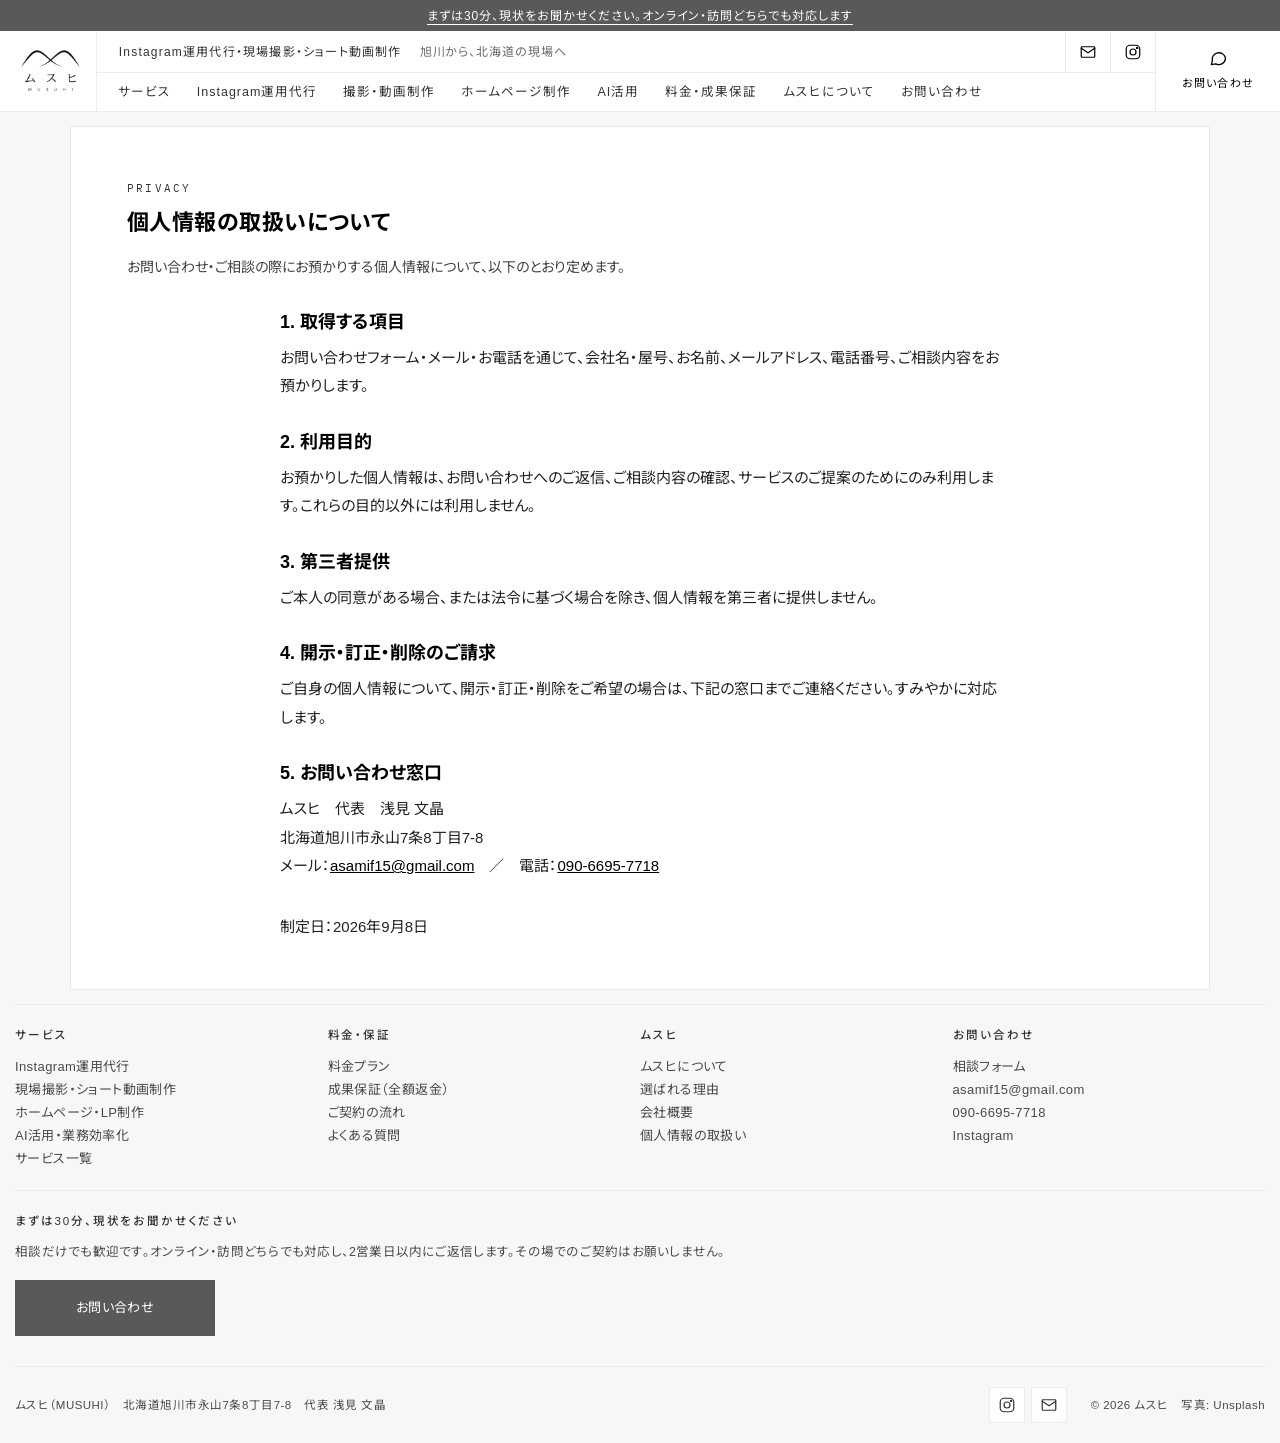
<file: company/privacy/index.html>
<!doctype html>
<html lang="ja">
<head>
<meta charset="utf-8">
<title>個人情報の取扱いについて ｜ ムスヒ（旭川）</title>
<meta name="viewport" content="width=device-width, initial-scale=1">
<meta name="description" content="ムスヒ（北海道旭川市）における個人情報の取扱いについて。取得する項目、利用目的、第三者提供の方針を記載しています。">
<meta name="robots" content="noindex">
<link rel="icon" href="../img/logo.png" type="image/png">
<link rel="stylesheet" href="../assets/site.css">
<style>
.privacy-body{max-width:720px;margin:0 auto}
.privacy-body h3{margin:28px 0 8px;font-size:18px}
.privacy-body p{font-size:15px;line-height:1.9;color:var(--muted-deep)}
.privacy-date{margin-top:32px;font-size:13px;color:var(--muted)}
</style>
<link rel="canonical" href="https://nakajimaakimasa-cpu.github.io/musuhi-lab/company/privacy/">
</head>
<body>
<a class="skip" href="#main">本文へスキップ</a>
<div class="announce"><a href="../contact/"><u>まずは30分、現状をお聞かせください<span class="announce-more">。オンライン・訪問どちらでも対応します</span></u></a></div>
<header class="site-header lh">
  <button class="nav-toggle" type="button" aria-expanded="false" aria-controls="site-nav" aria-label="メニューを開く">
    <span class="bar"></span><span class="bar"></span><span class="bar"></span>
  </button>
  <a class="lh-logo" href="../" aria-label="ムスヒ トップへ">
    <img src="../img/logo.png" alt="ムスヒ MUSUHI" width="720" height="509">
  </a>
  <div class="lh-inner">
    <div class="lh-row1">
      <p class="lh-tag"><span class="lh-tag-main">Instagram運用代行・現場撮影・ショート動画制作</span><span class="lh-tag-sub">旭川から、北海道の現場へ</span></p>
      <div class="lh-actions">
        <a class="lh-icon" href="mailto:asamif15@gmail.com" aria-label="メールで問い合わせる">
          <svg width="18" height="18" viewBox="0 0 24 24" fill="none" stroke="currentColor" stroke-width="1.6" stroke-linecap="round" stroke-linejoin="round" aria-hidden="true" focusable="false"><rect x="3" y="5" width="18" height="14" rx="1"/><path d="M3 7l9 6 9-6"/></svg>
        </a>
        <a class="lh-icon" href="https://www.instagram.com/iiis_poooooh/" target="_blank" rel="noopener" aria-label="Instagram @iiis_poooooh（新しいタブで開く）">
          <svg width="18" height="18" viewBox="0 0 24 24" fill="none" stroke="currentColor" stroke-width="1.6" stroke-linecap="round" stroke-linejoin="round" aria-hidden="true" focusable="false"><rect x="3" y="3" width="18" height="18" rx="5"/><circle cx="12" cy="12" r="4"/><circle cx="17.5" cy="6.5" r=".8" fill="currentColor"/></svg>
        </a>
      </div>
    </div>
    <nav class="site-nav lh-nav" id="site-nav" aria-label="メインナビゲーション">
      <ul class="nav-list">
        <li><a href="../service/">サービス</a></li>
        <li><a href="../service/sns/">Instagram運用代行</a></li>
        <li><a href="../service/filming/">撮影・動画制作</a></li>
        <li><a href="../service/web/">ホームページ制作</a></li>
        <li><a href="../service/ai/">AI活用</a></li>
        <li><a href="../price/">料金・成果保証</a></li>
        <li><a href="../about/">ムスヒについて</a></li>
        <li><a href="../contact/">お問い合わせ</a></li>
      </ul>
    </nav>
  </div>
  <a class="lh-contact" href="../contact/" data-contact>
    <svg width="20" height="20" viewBox="0 0 24 24" fill="none" stroke="currentColor" stroke-width="1.6" stroke-linecap="round" stroke-linejoin="round" aria-hidden="true" focusable="false"><path d="M21 12a8 8 0 0 1-11.6 7.1L4 20l1.1-4.2A8 8 0 1 1 21 12z"/></svg>
    <span>お問い合わせ</span>
  </a>
</header>


<main id="main" tabindex="-1">
  <section class="section" aria-labelledby="privacy-title">
    <div class="container">
      <div class="section-head">
        <p class="label" lang="en">Privacy</p>
        <h2 id="privacy-title">個人情報の取扱いについて</h2>
        <p class="section-note">お問い合わせ・ご相談の際にお預かりする個人情報について、以下のとおり定めます。</p>
      </div>

      <div class="privacy-body">
        <h3>1. 取得する項目</h3>
        <p>お問い合わせフォーム・メール・お電話を通じて、会社名・屋号、お名前、メールアドレス、電話番号、ご相談内容をお預かりします。</p>

        <h3>2. 利用目的</h3>
        <p>お預かりした個人情報は、お問い合わせへのご返信、ご相談内容の確認、サービスのご提案のためにのみ利用します。これらの目的以外には利用しません。</p>

        <h3>3. 第三者提供</h3>
        <p>ご本人の同意がある場合、または法令に基づく場合を除き、個人情報を第三者に提供しません。</p>

        <h3>4. 開示・訂正・削除のご請求</h3>
        <p>ご自身の個人情報について、開示・訂正・削除をご希望の場合は、下記の窓口までご連絡ください。すみやかに対応します。</p>

        <h3>5. お問い合わせ窓口</h3>
        <p>ムスヒ　代表　浅見 文晶<br>
        北海道旭川市永山7条8丁目7-8<br>
        メール：<a href="mailto:asamif15@gmail.com">asamif15@gmail.com</a>　／　電話：<a href="tel:09066957718">090-6695-7718</a></p>

        <p class="privacy-date">制定日：2026年9月8日</p>
      </div>
    </div>
  </section>
</main>

<footer class="site-footer lf">
  <div class="lf-inner">
    <div class="lf-cols">
      <div class="lf-col">
        <p class="lf-title">サービス</p>
        <ul>
          <li><a href="../service/sns/">Instagram運用代行</a></li>
          <li><a href="../service/filming/">現場撮影・ショート動画制作</a></li>
          <li><a href="../service/web/">ホームページ・LP制作</a></li>
          <li><a href="../service/ai/">AI活用・業務効率化</a></li>
          <li><a href="../service/">サービス一覧</a></li>
        </ul>
      </div>
      <div class="lf-col">
        <p class="lf-title">料金・保証</p>
        <ul>
          <li><a href="../price/#pricing">料金プラン</a></li>
          <li><a href="../price/#guarantee">成果保証（全額返金）</a></li>
          <li><a href="../price/#flow">ご契約の流れ</a></li>
          <li><a href="../price/#faq">よくある質問</a></li>
        </ul>
      </div>
      <div class="lf-col">
        <p class="lf-title">ムスヒ</p>
        <ul>
          <li><a href="../about/">ムスヒについて</a></li>
          <li><a href="../about/#reasons">選ばれる理由</a></li>
          <li><a href="../about/#company">会社概要</a></li>
          <li><a href="../privacy/">個人情報の取扱い</a></li>
        </ul>
      </div>
      <div class="lf-col">
        <p class="lf-title">お問い合わせ</p>
        <ul>
          <li><a href="../contact/">相談フォーム</a></li>
          <li><a href="mailto:asamif15@gmail.com">asamif15@gmail.com</a></li>
          <li><a href="tel:09066957718">090-6695-7718</a></li>
          <li><a href="https://www.instagram.com/iiis_poooooh/" target="_blank" rel="noopener">Instagram</a></li>
        </ul>
      </div>
      <div class="lf-col lf-subscribe">
        <p class="lf-title">まずは30分、現状をお聞かせください</p>
        <p class="lf-note">相談だけでも歓迎です。オンライン・訪問どちらでも対応し、2営業日以内にご返信します。その場でのご契約はお願いしません。</p>
        <a class="lbtn" href="../contact/">お問い合わせ</a>
      </div>
    </div>
    <div class="lf-secondary">
      <p class="lf-addr">ムスヒ（MUSUHI）　北海道旭川市永山7条8丁目7-8　代表 浅見 文晶</p>
      <ul class="lf-social" aria-label="SNS">
        <li><a href="https://www.instagram.com/iiis_poooooh/" target="_blank" rel="noopener" aria-label="Instagram（新しいタブで開く）"><svg width="18" height="18" viewBox="0 0 24 24" fill="none" stroke="currentColor" stroke-width="1.6" stroke-linecap="round" stroke-linejoin="round" aria-hidden="true" focusable="false"><rect x="3" y="3" width="18" height="18" rx="5"/><circle cx="12" cy="12" r="4"/><circle cx="17.5" cy="6.5" r=".8" fill="currentColor"/></svg></a></li>
        <li><a href="mailto:asamif15@gmail.com" aria-label="メール"><svg width="18" height="18" viewBox="0 0 24 24" fill="none" stroke="currentColor" stroke-width="1.6" stroke-linecap="round" stroke-linejoin="round" aria-hidden="true" focusable="false"><rect x="3" y="5" width="18" height="14" rx="1"/><path d="M3 7l9 6 9-6"/></svg></a></li>
      </ul>
      <p class="lf-copy">© 2026 ムスヒ　写真: Unsplash</p>
    </div>
  </div>
</footer>



<script src="../assets/site.js" defer></script>

</body>
</html>
</file>
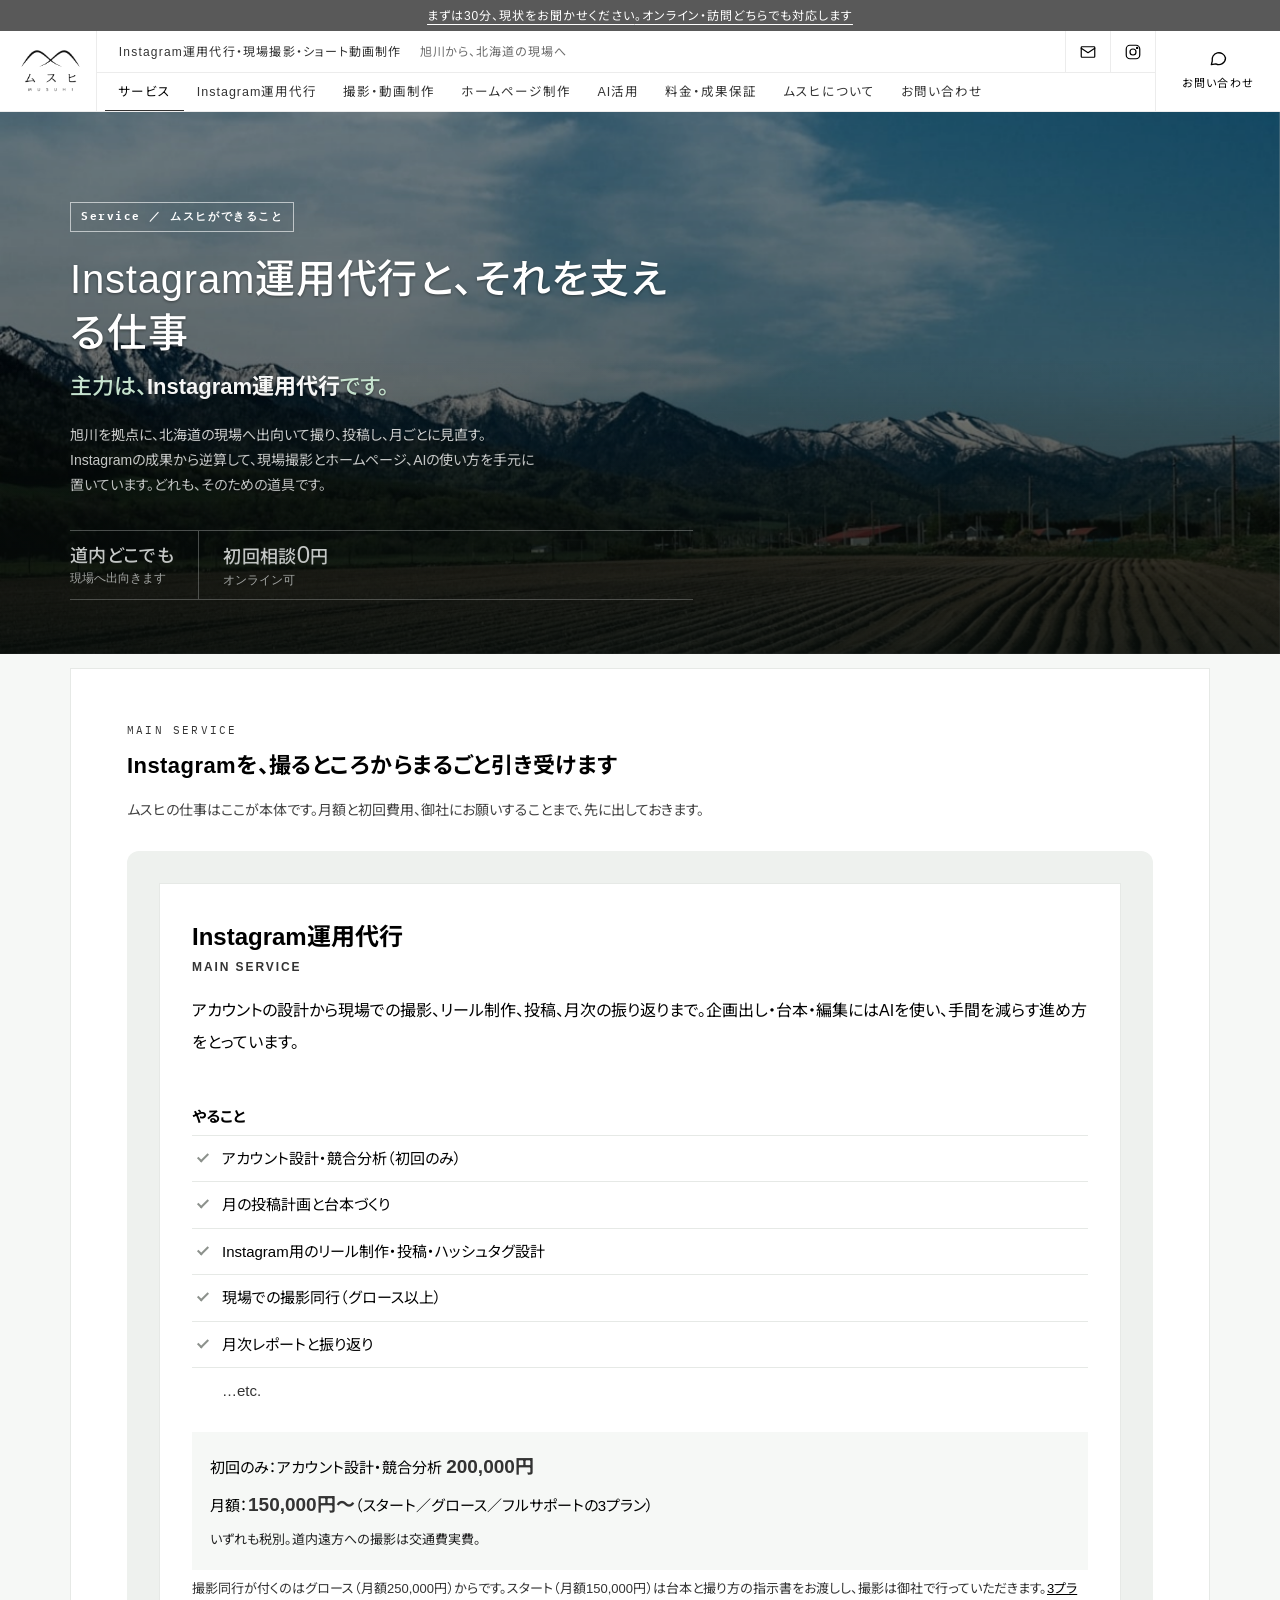
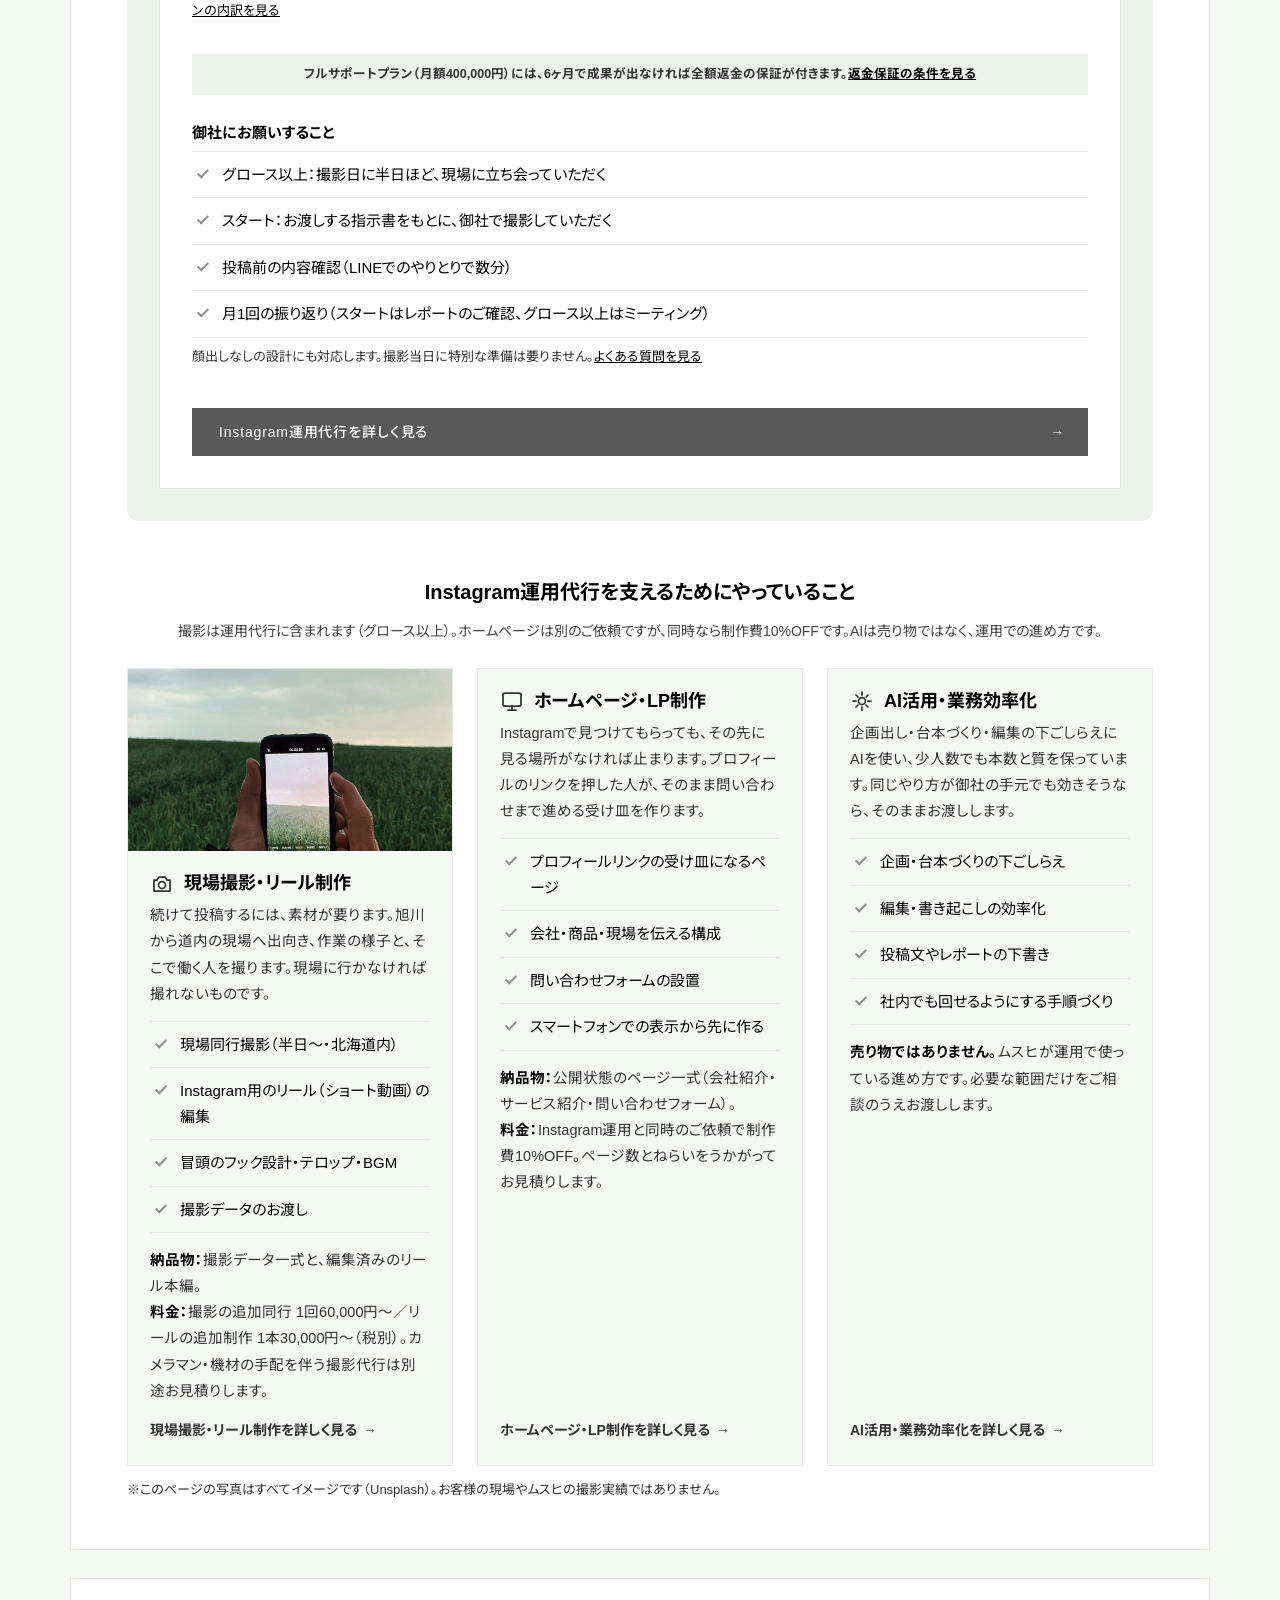
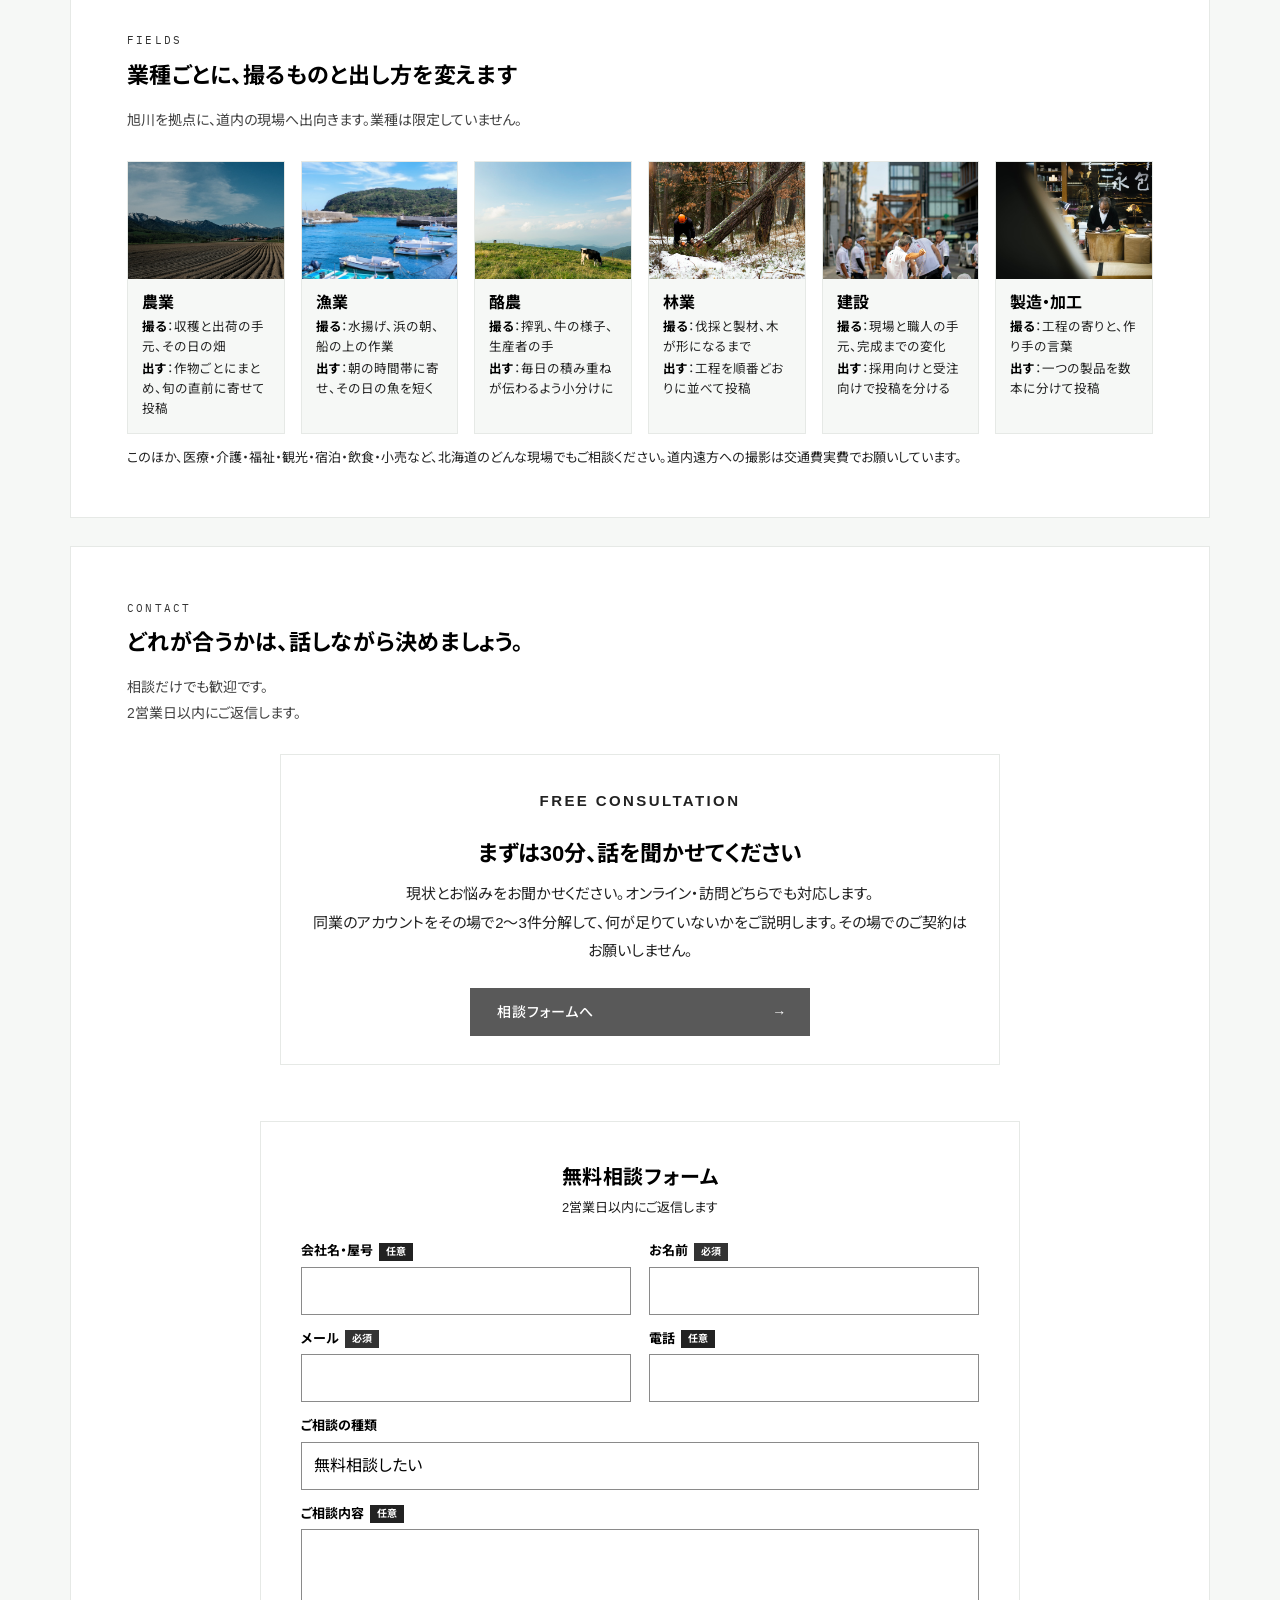
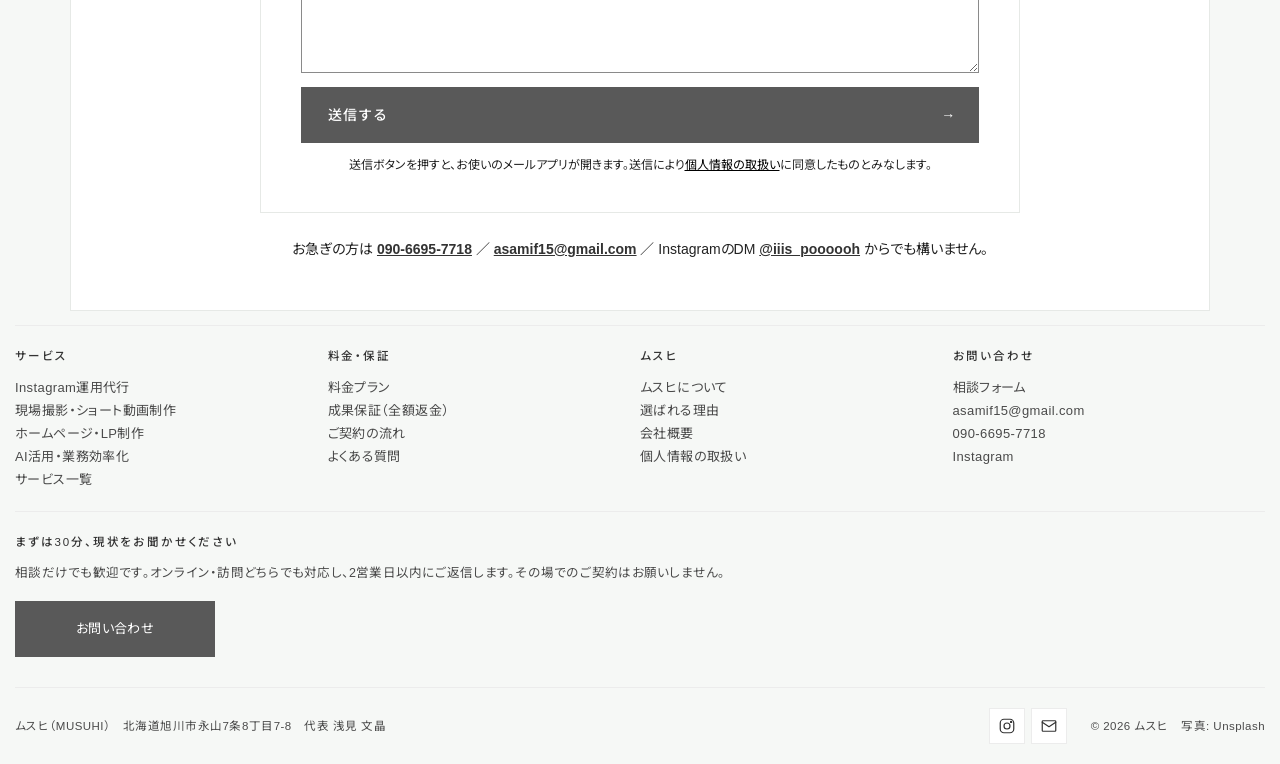
<file: company/service/index.html>
<!doctype html>
<html lang="ja">
<head>
<meta charset="utf-8">
<title>Instagram運用代行・現場撮影のサービス ｜ ムスヒ（旭川）</title>
<meta name="viewport" content="width=device-width, initial-scale=1">
<meta name="description" content="Instagram運用代行を主力に、現場撮影・ショート動画制作、ホームページ制作、AI活用まで。旭川から北海道の現場へ出向きます。">
<link rel="icon" href="../img/logo.png" type="image/png">
<link rel="stylesheet" href="../assets/site.css">
<style>
/* 主力サービスは1枚で横幅いっぱい。文章で「主力です」と繰り返すより、版面で示す */
.page-panel-single{grid-template-columns:1fr}
.page-card-head{margin:26px 0 6px;font-size:15px;font-weight:700;line-height:1.6}
.page-price{margin:18px 0 0;padding:16px 18px;border-radius:var(--radius);background:var(--tint);font-size:15px;line-height:2}
.page-price b{font-size:19px;font-weight:700;color:var(--primary)}
.page-price-note{font-size:13px;color:var(--muted-deep)}
.page-sub-note{margin-top:-12px;margin-bottom:24px;text-align:center}
.page-sub-grid{display:grid;grid-template-columns:repeat(3,1fr);gap:24px}
.page-deliver{margin:14px 0 18px;font-size:13.5px;line-height:1.9;color:var(--muted)}
.page-deliver b{color:var(--ink)}
.page-field-out{margin-top:2px}
.field-body b{font-weight:700;color:var(--ink)}
@media (max-width:1023px){
  .page-sub-grid{grid-template-columns:1fr;max-width:520px;margin-inline:auto}
}
@media (max-width:767px){
  .page-price{padding:14px 15px;font-size:14px}
  .page-price b{font-size:17px}
}
</style>
<link rel="canonical" href="https://nakajimaakimasa-cpu.github.io/musuhi-lab/company/service/">
</head>
<body>
<a class="skip" href="#main">本文へスキップ</a>
<div class="announce"><a href="../contact/"><u>まずは30分、現状をお聞かせください<span class="announce-more">。オンライン・訪問どちらでも対応します</span></u></a></div>
<header class="site-header lh">
  <button class="nav-toggle" type="button" aria-expanded="false" aria-controls="site-nav" aria-label="メニューを開く">
    <span class="bar"></span><span class="bar"></span><span class="bar"></span>
  </button>
  <a class="lh-logo" href="../" aria-label="ムスヒ トップへ">
    <img src="../img/logo.png" alt="ムスヒ MUSUHI" width="720" height="509">
  </a>
  <div class="lh-inner">
    <div class="lh-row1">
      <p class="lh-tag"><span class="lh-tag-main">Instagram運用代行・現場撮影・ショート動画制作</span><span class="lh-tag-sub">旭川から、北海道の現場へ</span></p>
      <div class="lh-actions">
        <a class="lh-icon" href="mailto:asamif15@gmail.com" aria-label="メールで問い合わせる">
          <svg width="18" height="18" viewBox="0 0 24 24" fill="none" stroke="currentColor" stroke-width="1.6" stroke-linecap="round" stroke-linejoin="round" aria-hidden="true" focusable="false"><rect x="3" y="5" width="18" height="14" rx="1"/><path d="M3 7l9 6 9-6"/></svg>
        </a>
        <a class="lh-icon" href="https://www.instagram.com/iiis_poooooh/" target="_blank" rel="noopener" aria-label="Instagram @iiis_poooooh（新しいタブで開く）">
          <svg width="18" height="18" viewBox="0 0 24 24" fill="none" stroke="currentColor" stroke-width="1.6" stroke-linecap="round" stroke-linejoin="round" aria-hidden="true" focusable="false"><rect x="3" y="3" width="18" height="18" rx="5"/><circle cx="12" cy="12" r="4"/><circle cx="17.5" cy="6.5" r=".8" fill="currentColor"/></svg>
        </a>
      </div>
    </div>
    <nav class="site-nav lh-nav" id="site-nav" aria-label="メインナビゲーション">
      <ul class="nav-list">
        <li><a href="../service/" aria-current="page">サービス</a></li>
        <li><a href="../service/sns/">Instagram運用代行</a></li>
        <li><a href="../service/filming/">撮影・動画制作</a></li>
        <li><a href="../service/web/">ホームページ制作</a></li>
        <li><a href="../service/ai/">AI活用</a></li>
        <li><a href="../price/">料金・成果保証</a></li>
        <li><a href="../about/">ムスヒについて</a></li>
        <li><a href="../contact/">お問い合わせ</a></li>
      </ul>
    </nav>
  </div>
  <a class="lh-contact" href="../contact/" data-contact>
    <svg width="20" height="20" viewBox="0 0 24 24" fill="none" stroke="currentColor" stroke-width="1.6" stroke-linecap="round" stroke-linejoin="round" aria-hidden="true" focusable="false"><path d="M21 12a8 8 0 0 1-11.6 7.1L4 20l1.1-4.2A8 8 0 1 1 21 12z"/></svg>
    <span>お問い合わせ</span>
  </a>
</header>


<main id="main" tabindex="-1">

  <!-- 1. HERO -->
  <section class="hero" aria-labelledby="page-title">
    <div class="hero-bg" aria-hidden="true">
      <img src="../img/farm.jpg" alt="" width="1200" height="800" loading="eager" fetchpriority="high">
    </div>
    <div class="container hero-grid">
      <div class="hero-copy">
        <p class="chip">Service ／ ムスヒができること</p>
        <h1 id="page-title">Instagram運用代行と、それを支える仕事</h1>
        <p class="hero-sub">主力は、<b>Instagram運用代行</b>です。</p>
        <p class="lead">旭川を拠点に、北海道の現場へ出向いて撮り、投稿し、月ごとに見直す。Instagramの成果から逆算して、現場撮影とホームページ、AIの使い方を手元に置いています。どれも、そのための道具です。</p>
        <ul class="fact-badges" aria-label="サービスの要点">
          <li><span class="badge-big">道内どこでも</span><span class="badge-small">現場へ出向きます</span></li>
          <li><span class="badge-big">初回相談<em>0</em>円</span><span class="badge-small">オンライン可</span></li>
        </ul>
      </div>
    </div>
  </section>

  <!-- 2. MAIN SERVICE -->
  <section id="lineup" class="section" aria-labelledby="lineup-title">
    <div class="container">
      <div class="section-head">
        <p class="label" lang="en">Main Service</p>
        <h2 id="lineup-title">Instagramを、撮るところからまるごと引き受けます</h2>
        <p class="section-note">ムスヒの仕事はここが本体です。月額と初回費用、御社にお願いすることまで、先に出しておきます。</p>
      </div>

      <div class="service-panel page-panel-single">
        <article class="service-card">
          <h3>Instagram運用代行</h3>
          <p class="service-en" lang="en">Main Service</p>
          <p class="service-desc">アカウントの設計から現場での撮影、リール制作、投稿、月次の振り返りまで。企画出し・台本・編集にはAIを使い、手間を減らす進め方をとっています。</p>

          <p class="page-card-head">やること</p>
          <ul class="checklist">
            <li>アカウント設計・競合分析（初回のみ）</li>
            <li>月の投稿計画と台本づくり</li>
            <li>Instagram用のリール制作・投稿・ハッシュタグ設計</li>
            <li>現場での撮影同行（グロース以上）</li>
            <li>月次レポートと振り返り</li>
            <li class="etc">…etc.</li>
          </ul>

          <p class="page-price">初回のみ：アカウント設計・競合分析 <b>200,000円</b><br>月額：<b>150,000円〜</b>（スタート／グロース／フルサポートの3プラン）<br><span class="page-price-note">いずれも税別。道内遠方への撮影は交通費実費。</span></p>
          <p class="service-note">撮影同行が付くのはグロース（月額250,000円）からです。スタート（月額150,000円）は台本と撮り方の指示書をお渡しし、撮影は御社で行っていただきます。<a href="../price/#pricing">3プランの内訳を見る</a></p>
          <p class="plan-guarantee">フルサポートプラン（月額400,000円）には、6ヶ月で成果が出なければ全額返金の保証が付きます。<a href="../price/#guarantee">返金保証の条件を見る</a></p>

          <p class="page-card-head">御社にお願いすること</p>
          <ul class="checklist">
            <li>グロース以上：撮影日に半日ほど、現場に立ち会っていただく</li>
            <li>スタート：お渡しする指示書をもとに、御社で撮影していただく</li>
            <li>投稿前の内容確認（LINEでのやりとりで数分）</li>
            <li>月1回の振り返り（スタートはレポートのご確認、グロース以上はミーティング）</li>
          </ul>
          <p class="service-note">顔出しなしの設計にも対応します。撮影当日に特別な準備は要りません。<a href="../price/#faq">よくある質問を見る</a></p>

          <p class="service-action"><a class="btn btn-fill" href="./sns/">Instagram運用代行を詳しく見る<span class="arrow" aria-hidden="true">→</span></a></p>
        </article>
      </div>

      <h3 class="sub-head">Instagram運用代行を支えるためにやっていること</h3>
      <p class="section-note page-sub-note">撮影は運用代行に含まれます（グロース以上）。ホームページは別のご依頼ですが、同時なら制作費10%OFFです。AIは売り物ではなく、運用での進め方です。</p>
      <ul class="page-sub-grid">
        <li class="spot-card">
          <figure class="spot-photo"><img src="../img/r1_filming.jpg" alt="スマートフォンで畑を撮影しているところ" width="1200" height="1600" loading="lazy"></figure>
          <div class="spot-body">
            <div class="spot-title">
              <span class="spot-icon" aria-hidden="true"><svg width="24" height="24" viewBox="0 0 24 24" fill="none" stroke="currentColor" stroke-width="1.75" stroke-linecap="round" stroke-linejoin="round" focusable="false"><path d="M4 8h3l2-3h6l2 3h3v11H4z"/><circle cx="12" cy="13" r="3.5"/></svg></span>
              <h4>現場撮影・リール制作</h4>
            </div>
            <p>続けて投稿するには、素材が要ります。旭川から道内の現場へ出向き、作業の様子と、そこで働く人を撮ります。現場に行かなければ撮れないものです。</p>
            <ul class="checklist">
              <li>現場同行撮影（半日〜・北海道内）</li>
              <li>Instagram用のリール（ショート動画）の編集</li>
              <li>冒頭のフック設計・テロップ・BGM</li>
              <li>撮影データのお渡し</li>
            </ul>
            <p class="page-deliver"><b>納品物：</b>撮影データ一式と、編集済みのリール本編。<br><b>料金：</b>撮影の追加同行 1回60,000円〜／リールの追加制作 1本30,000円〜（税別）。カメラマン・機材の手配を伴う撮影代行は別途お見積りします。</p>
            <a class="text-link" href="./filming/">現場撮影・リール制作を詳しく見る<span aria-hidden="true">→</span></a>
          </div>
        </li>
        <li class="spot-card">
          <div class="spot-body">
            <div class="spot-title">
              <span class="spot-icon" aria-hidden="true"><svg width="24" height="24" viewBox="0 0 24 24" fill="none" stroke="currentColor" stroke-width="1.75" stroke-linecap="round" stroke-linejoin="round" focusable="false"><rect x="3" y="4" width="18" height="13" rx="2"/><path d="M8 21h8M12 17v4"/></svg></span>
              <h4>ホームページ・LP制作</h4>
            </div>
            <p>Instagramで見つけてもらっても、その先に見る場所がなければ止まります。プロフィールのリンクを押した人が、そのまま問い合わせまで進める受け皿を作ります。</p>
            <ul class="checklist">
              <li>プロフィールリンクの受け皿になるページ</li>
              <li>会社・商品・現場を伝える構成</li>
              <li>問い合わせフォームの設置</li>
              <li>スマートフォンでの表示から先に作る</li>
            </ul>
            <p class="page-deliver"><b>納品物：</b>公開状態のページ一式（会社紹介・サービス紹介・問い合わせフォーム）。<br><b>料金：</b>Instagram運用と同時のご依頼で制作費10%OFF。ページ数とねらいをうかがってお見積りします。</p>
            <a class="text-link" href="./web/">ホームページ・LP制作を詳しく見る<span aria-hidden="true">→</span></a>
          </div>
        </li>
        <li class="spot-card">
          <div class="spot-body">
            <div class="spot-title">
              <span class="spot-icon" aria-hidden="true"><svg width="24" height="24" viewBox="0 0 24 24" fill="none" stroke="currentColor" stroke-width="1.75" stroke-linecap="round" stroke-linejoin="round" focusable="false"><path d="M12 3v3M12 18v3M3 12h3M18 12h3M6 6l2 2M16 16l2 2M18 6l-2 2M8 16l-2 2"/><circle cx="12" cy="12" r="3.5"/></svg></span>
              <h4>AI活用・業務効率化</h4>
            </div>
            <p>企画出し・台本づくり・編集の下ごしらえにAIを使い、少人数でも本数と質を保っています。同じやり方が御社の手元でも効きそうなら、そのままお渡しします。</p>
            <ul class="checklist">
              <li>企画・台本づくりの下ごしらえ</li>
              <li>編集・書き起こしの効率化</li>
              <li>投稿文やレポートの下書き</li>
              <li>社内でも回せるようにする手順づくり</li>
            </ul>
            <p class="page-deliver"><b>売り物ではありません。</b>ムスヒが運用で使っている進め方です。必要な範囲だけをご相談のうえお渡しします。</p>
            <a class="text-link" href="./ai/">AI活用・業務効率化を詳しく見る<span aria-hidden="true">→</span></a>
          </div>
        </li>
      </ul>
      <p class="table-note">※このページの写真はすべてイメージです（Unsplash）。お客様の現場やムスヒの撮影実績ではありません。</p>
    </div>
  </section>

  <!-- 3. FIELDS -->
  <section id="fields" class="section band-gray" aria-labelledby="fields-title">
    <div class="container">
      <div class="section-head">
        <p class="label" lang="en">Fields</p>
        <h2 id="fields-title">業種ごとに、撮るものと出し方を変えます</h2>
        <p class="section-note">旭川を拠点に、道内の現場へ出向きます。業種は限定していません。</p>
      </div>
      <ul class="field-row">
        <li class="field-card">
          <figure class="field-photo"><img src="../img/farm.jpg" alt="畑と山の風景" width="1200" height="800" loading="lazy"></figure>
          <div class="field-body">
            <h3>農業</h3>
            <p><b>撮る</b>：収穫と出荷の手元、その日の畑</p>
            <p class="page-field-out"><b>出す</b>：作物ごとにまとめ、旬の直前に寄せて投稿</p>
          </div>
        </li>
        <li class="field-card">
          <figure class="field-photo"><img src="../img/fishing.jpg" alt="沖へ向かう漁船" width="1200" height="554" loading="lazy"></figure>
          <div class="field-body">
            <h3>漁業</h3>
            <p><b>撮る</b>：水揚げ、浜の朝、船の上の作業</p>
            <p class="page-field-out"><b>出す</b>：朝の時間帯に寄せ、その日の魚を短く</p>
          </div>
        </li>
        <li class="field-card">
          <figure class="field-photo"><img src="../img/dairy.jpg" alt="牧場の牛" width="1200" height="800" loading="lazy"></figure>
          <div class="field-body">
            <h3>酪農</h3>
            <p><b>撮る</b>：搾乳、牛の様子、生産者の手</p>
            <p class="page-field-out"><b>出す</b>：毎日の積み重ねが伝わるよう小分けに</p>
          </div>
        </li>
        <li class="field-card">
          <figure class="field-photo"><img src="../img/forestry.jpg" alt="森林と木材" width="1200" height="1800" loading="lazy"></figure>
          <div class="field-body">
            <h3>林業</h3>
            <p><b>撮る</b>：伐採と製材、木が形になるまで</p>
            <p class="page-field-out"><b>出す</b>：工程を順番どおりに並べて投稿</p>
          </div>
        </li>
        <li class="field-card">
          <figure class="field-photo"><img src="../img/construction.jpg" alt="建設現場" width="1200" height="1800" loading="lazy"></figure>
          <div class="field-body">
            <h3>建設</h3>
            <p><b>撮る</b>：現場と職人の手元、完成までの変化</p>
            <p class="page-field-out"><b>出す</b>：採用向けと受注向けで投稿を分ける</p>
          </div>
        </li>
        <li class="field-card">
          <figure class="field-photo"><img src="../img/workshop.jpg" alt="工房で作業する職人の手元" width="1200" height="800" loading="lazy"></figure>
          <div class="field-body">
            <h3>製造・加工</h3>
            <p><b>撮る</b>：工程の寄りと、作り手の言葉</p>
            <p class="page-field-out"><b>出す</b>：一つの製品を数本に分けて投稿</p>
          </div>
        </li>
      </ul>
      <p class="table-note">このほか、医療・介護・福祉・観光・宿泊・飲食・小売など、北海道のどんな現場でもご相談ください。道内遠方への撮影は交通費実費でお願いしています。</p>
    </div>
  </section>

  <!-- 4. CONTACT -->
  <section id="contact" class="section band-tint" aria-labelledby="contact-title">
    <div class="container">
      <div class="section-head">
        <p class="label" lang="en">Contact</p>
        <h2 id="contact-title">どれが合うかは、話しながら決めましょう。</h2>
        <p class="section-note">相談だけでも歓迎です。<br>2営業日以内にご返信します。</p>
      </div>
      <div class="cta-grid cta-grid-single">
        <div class="cta-card">
          <p class="cta-en" lang="en">Free Consultation</p>
          <h3>まずは30分、話を聞かせてください</h3>
          <p>現状とお悩みをお聞かせください。オンライン・訪問どちらでも対応します。<br>同業のアカウントをその場で2〜3件分解して、何が足りていないかをご説明します。その場でのご契約はお願いしません。</p>
          <a class="btn btn-fill btn-block" href="#contact-form">相談フォームへ<span class="arrow" aria-hidden="true">→</span></a>
        </div>
      </div>
      <form id="contact-form" class="card-form contact-form" data-lead-form aria-labelledby="contact-form-title" novalidate action="#" method="post">
        <p class="form-title" id="contact-form-title">無料相談フォーム</p>
        <p class="form-lead">2営業日以内にご返信します</p>
        <div class="field-pair">
          <div class="field">
            <label for="c-company">会社名・屋号<span class="tag tag-opt">任意</span></label>
            <input id="c-company" name="company" type="text" autocomplete="organization">
          </div>
          <div class="field">
            <label for="c-name">お名前<span class="tag tag-req">必須</span></label>
            <input id="c-name" name="name" type="text" autocomplete="name" required aria-describedby="c-name-error">
            <p class="field-error" id="c-name-error" data-error-for="name" hidden></p>
          </div>
        </div>
        <div class="field-pair">
          <div class="field">
            <label for="c-email">メール<span class="tag tag-req">必須</span></label>
            <input id="c-email" name="email" type="email" autocomplete="email" inputmode="email" required aria-describedby="c-email-error">
            <p class="field-error" id="c-email-error" data-error-for="email" hidden></p>
          </div>
          <div class="field">
            <label for="c-tel">電話<span class="tag tag-opt">任意</span></label>
            <input id="c-tel" name="tel" type="tel" autocomplete="tel" inputmode="tel">
          </div>
        </div>
        <div class="field">
          <label for="c-type">ご相談の種類</label>
          <select id="c-type" name="type">
            <option value="無料相談したい">無料相談したい</option>
            <option value="料金について聞きたい">料金について聞きたい</option>
            <option value="その他">その他</option>
          </select>
        </div>
        <div class="field">
          <label for="c-message">ご相談内容<span class="tag tag-opt">任意</span></label>
          <textarea id="c-message" name="message" rows="5"></textarea>
        </div>
        <button class="btn btn-fill btn-block btn-lg" type="submit">送信する<span class="arrow" aria-hidden="true">→</span></button>
        <p class="form-status" role="status" aria-live="polite"></p>
        <p class="form-note">送信ボタンを押すと、お使いのメールアプリが開きます。送信により<a href="../privacy/">個人情報の取扱い</a>に同意したものとみなします。</p>
      </form>
      <p class="contact-alt">お急ぎの方は <a href="tel:09066957718">090-6695-7718</a> ／ <a href="mailto:asamif15@gmail.com">asamif15@gmail.com</a> ／ InstagramのDM <a href="https://www.instagram.com/iiis_poooooh/" target="_blank" rel="noopener">@iiis_poooooh</a> からでも構いません。</p>
    </div>
  </section>

</main>

<footer class="site-footer lf">
  <div class="lf-inner">
    <div class="lf-cols">
      <div class="lf-col">
        <p class="lf-title">サービス</p>
        <ul>
          <li><a href="../service/sns/">Instagram運用代行</a></li>
          <li><a href="../service/filming/">現場撮影・ショート動画制作</a></li>
          <li><a href="../service/web/">ホームページ・LP制作</a></li>
          <li><a href="../service/ai/">AI活用・業務効率化</a></li>
          <li><a href="../service/">サービス一覧</a></li>
        </ul>
      </div>
      <div class="lf-col">
        <p class="lf-title">料金・保証</p>
        <ul>
          <li><a href="../price/#pricing">料金プラン</a></li>
          <li><a href="../price/#guarantee">成果保証（全額返金）</a></li>
          <li><a href="../price/#flow">ご契約の流れ</a></li>
          <li><a href="../price/#faq">よくある質問</a></li>
        </ul>
      </div>
      <div class="lf-col">
        <p class="lf-title">ムスヒ</p>
        <ul>
          <li><a href="../about/">ムスヒについて</a></li>
          <li><a href="../about/#reasons">選ばれる理由</a></li>
          <li><a href="../about/#company">会社概要</a></li>
          <li><a href="../privacy/">個人情報の取扱い</a></li>
        </ul>
      </div>
      <div class="lf-col">
        <p class="lf-title">お問い合わせ</p>
        <ul>
          <li><a href="../contact/">相談フォーム</a></li>
          <li><a href="mailto:asamif15@gmail.com">asamif15@gmail.com</a></li>
          <li><a href="tel:09066957718">090-6695-7718</a></li>
          <li><a href="https://www.instagram.com/iiis_poooooh/" target="_blank" rel="noopener">Instagram</a></li>
        </ul>
      </div>
      <div class="lf-col lf-subscribe">
        <p class="lf-title">まずは30分、現状をお聞かせください</p>
        <p class="lf-note">相談だけでも歓迎です。オンライン・訪問どちらでも対応し、2営業日以内にご返信します。その場でのご契約はお願いしません。</p>
        <a class="lbtn" href="../contact/">お問い合わせ</a>
      </div>
    </div>
    <div class="lf-secondary">
      <p class="lf-addr">ムスヒ（MUSUHI）　北海道旭川市永山7条8丁目7-8　代表 浅見 文晶</p>
      <ul class="lf-social" aria-label="SNS">
        <li><a href="https://www.instagram.com/iiis_poooooh/" target="_blank" rel="noopener" aria-label="Instagram（新しいタブで開く）"><svg width="18" height="18" viewBox="0 0 24 24" fill="none" stroke="currentColor" stroke-width="1.6" stroke-linecap="round" stroke-linejoin="round" aria-hidden="true" focusable="false"><rect x="3" y="3" width="18" height="18" rx="5"/><circle cx="12" cy="12" r="4"/><circle cx="17.5" cy="6.5" r=".8" fill="currentColor"/></svg></a></li>
        <li><a href="mailto:asamif15@gmail.com" aria-label="メール"><svg width="18" height="18" viewBox="0 0 24 24" fill="none" stroke="currentColor" stroke-width="1.6" stroke-linecap="round" stroke-linejoin="round" aria-hidden="true" focusable="false"><rect x="3" y="5" width="18" height="14" rx="1"/><path d="M3 7l9 6 9-6"/></svg></a></li>
      </ul>
      <p class="lf-copy">© 2026 ムスヒ　写真: Unsplash</p>
    </div>
  </div>
</footer>



<script src="../assets/site.js" defer></script>

</body>
</html>
</file>
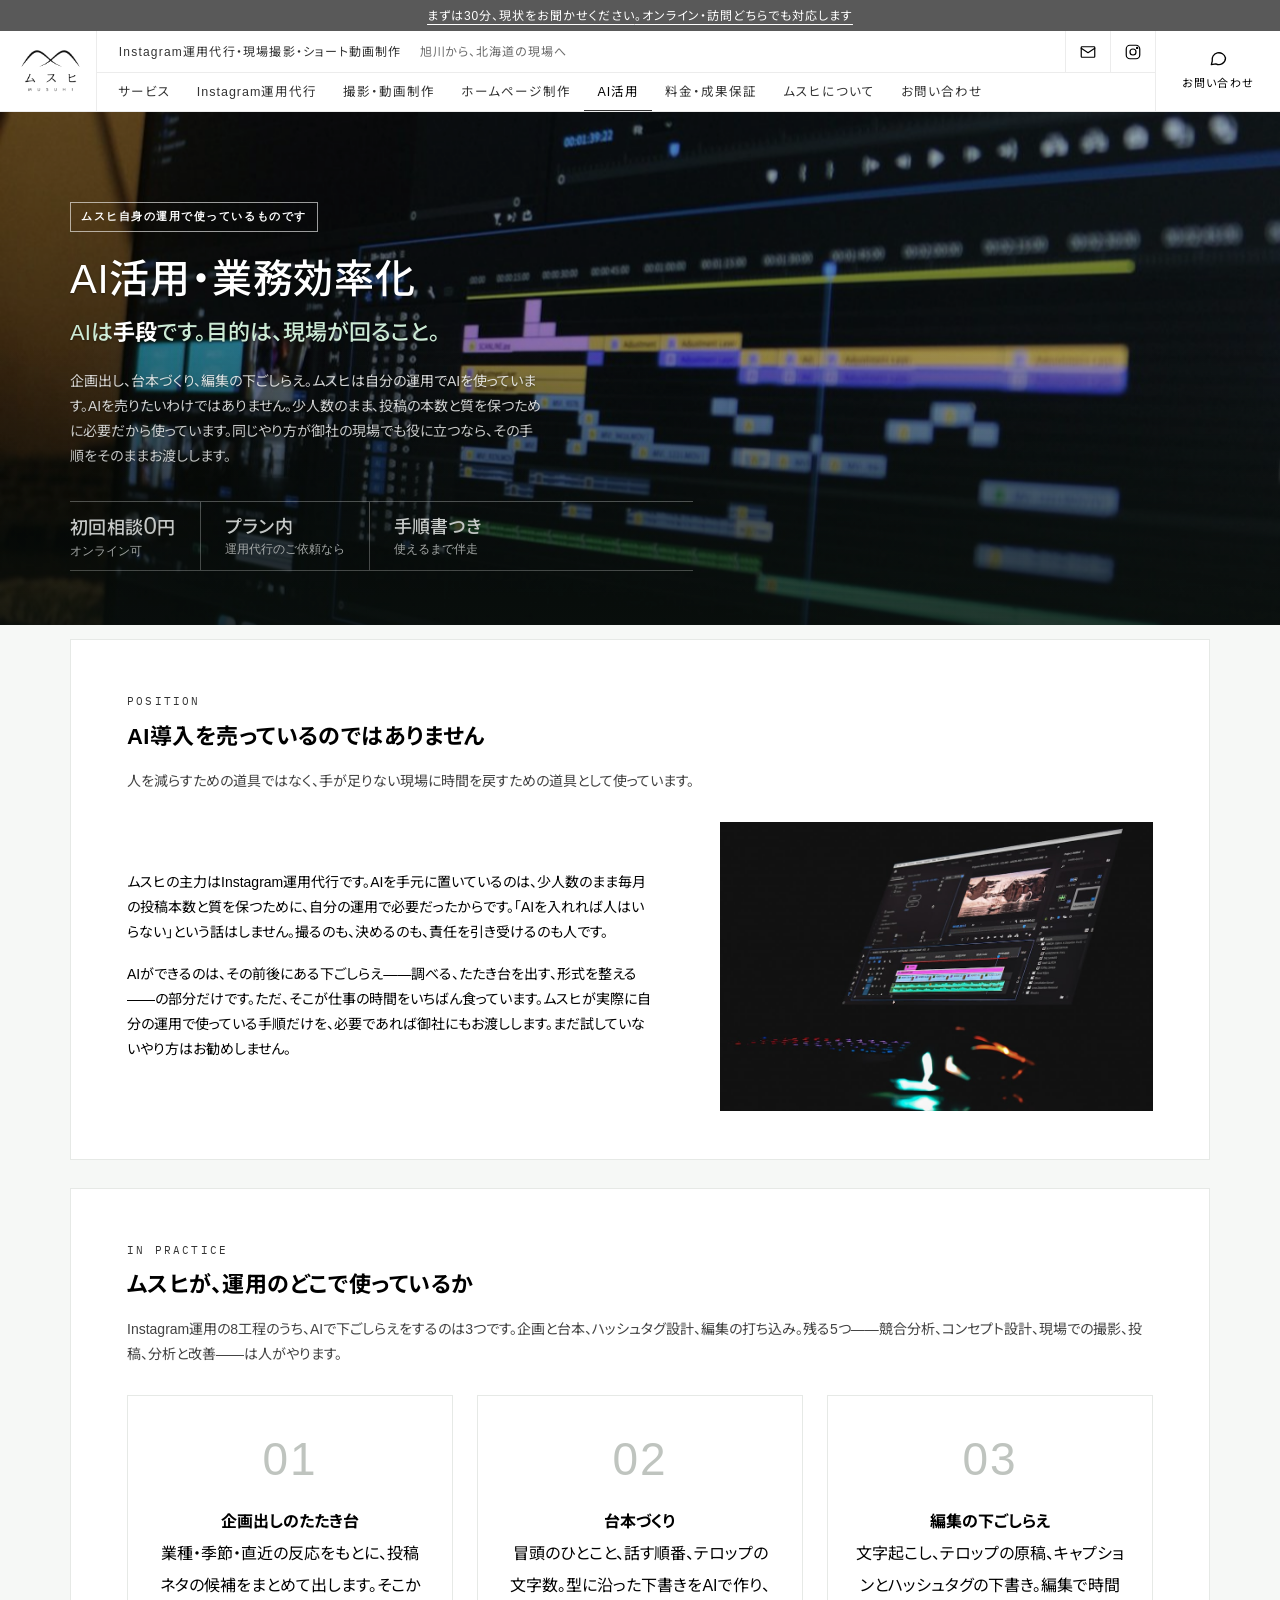
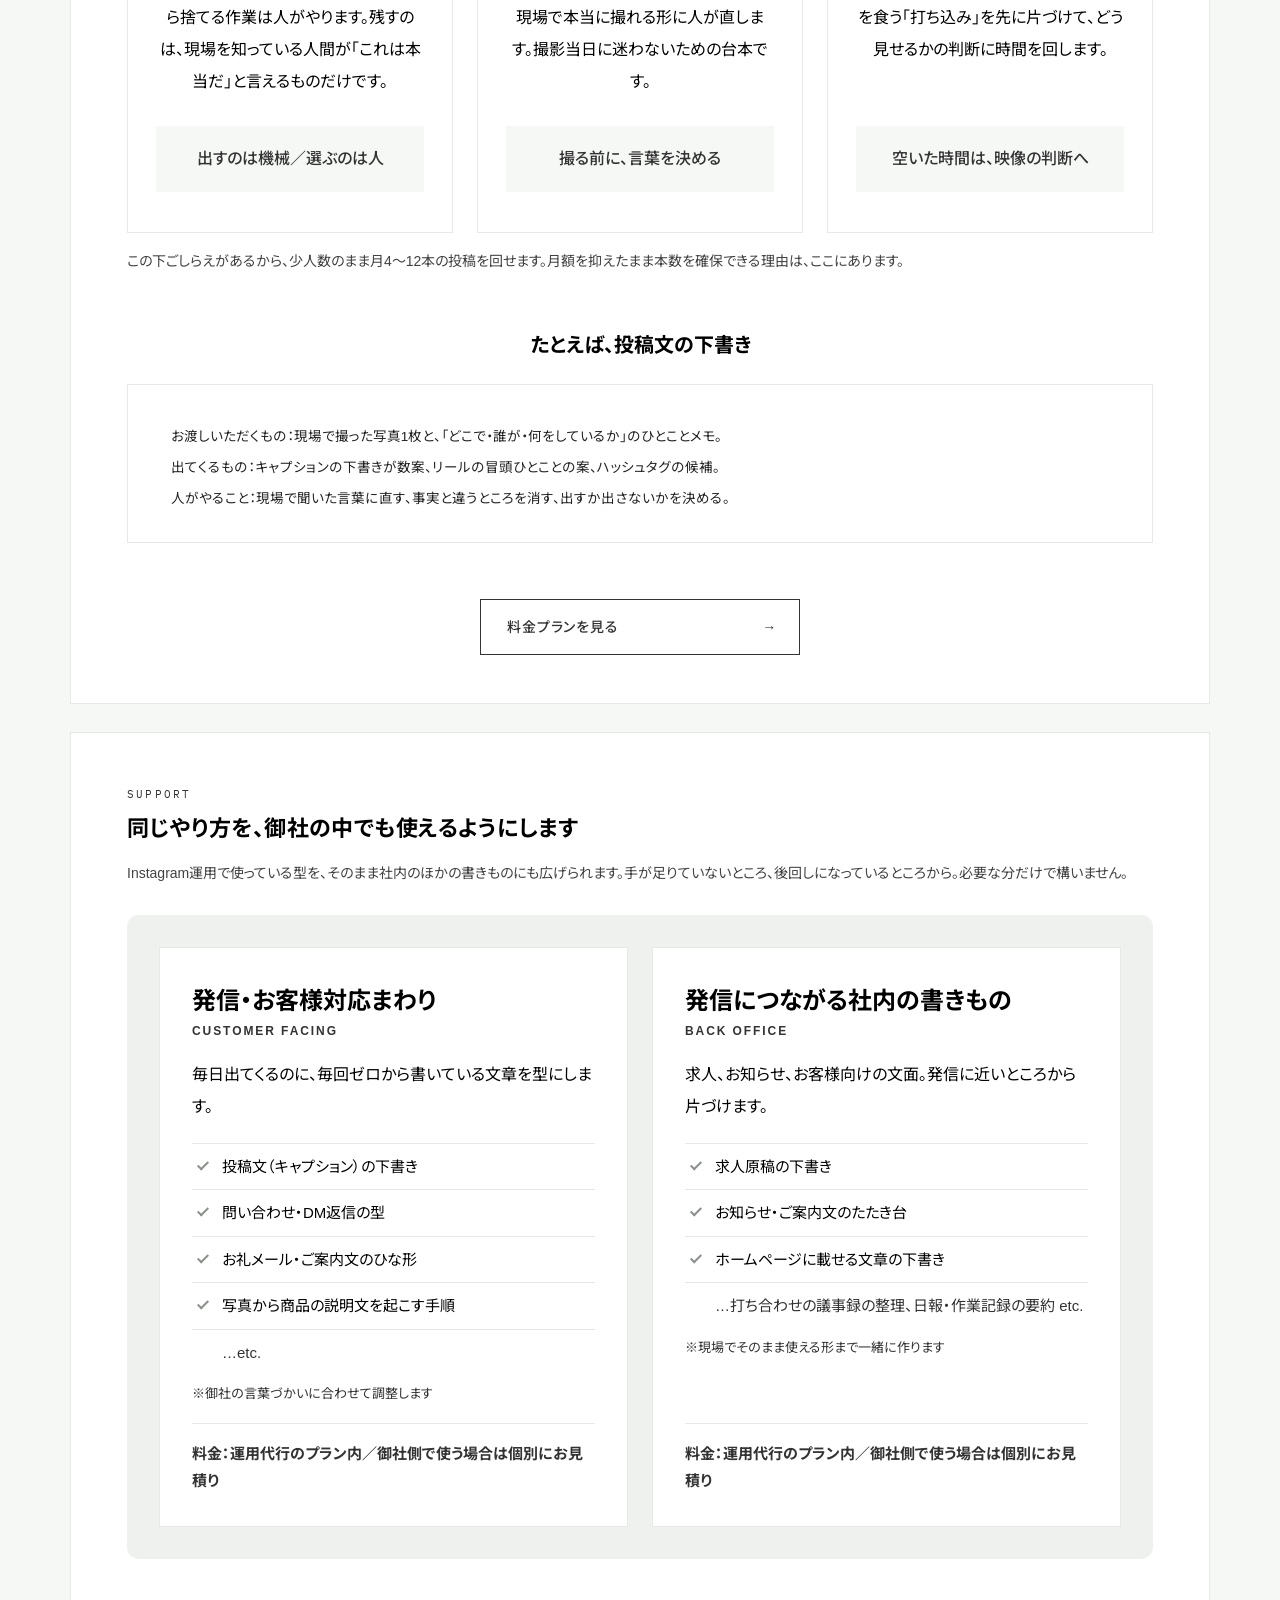
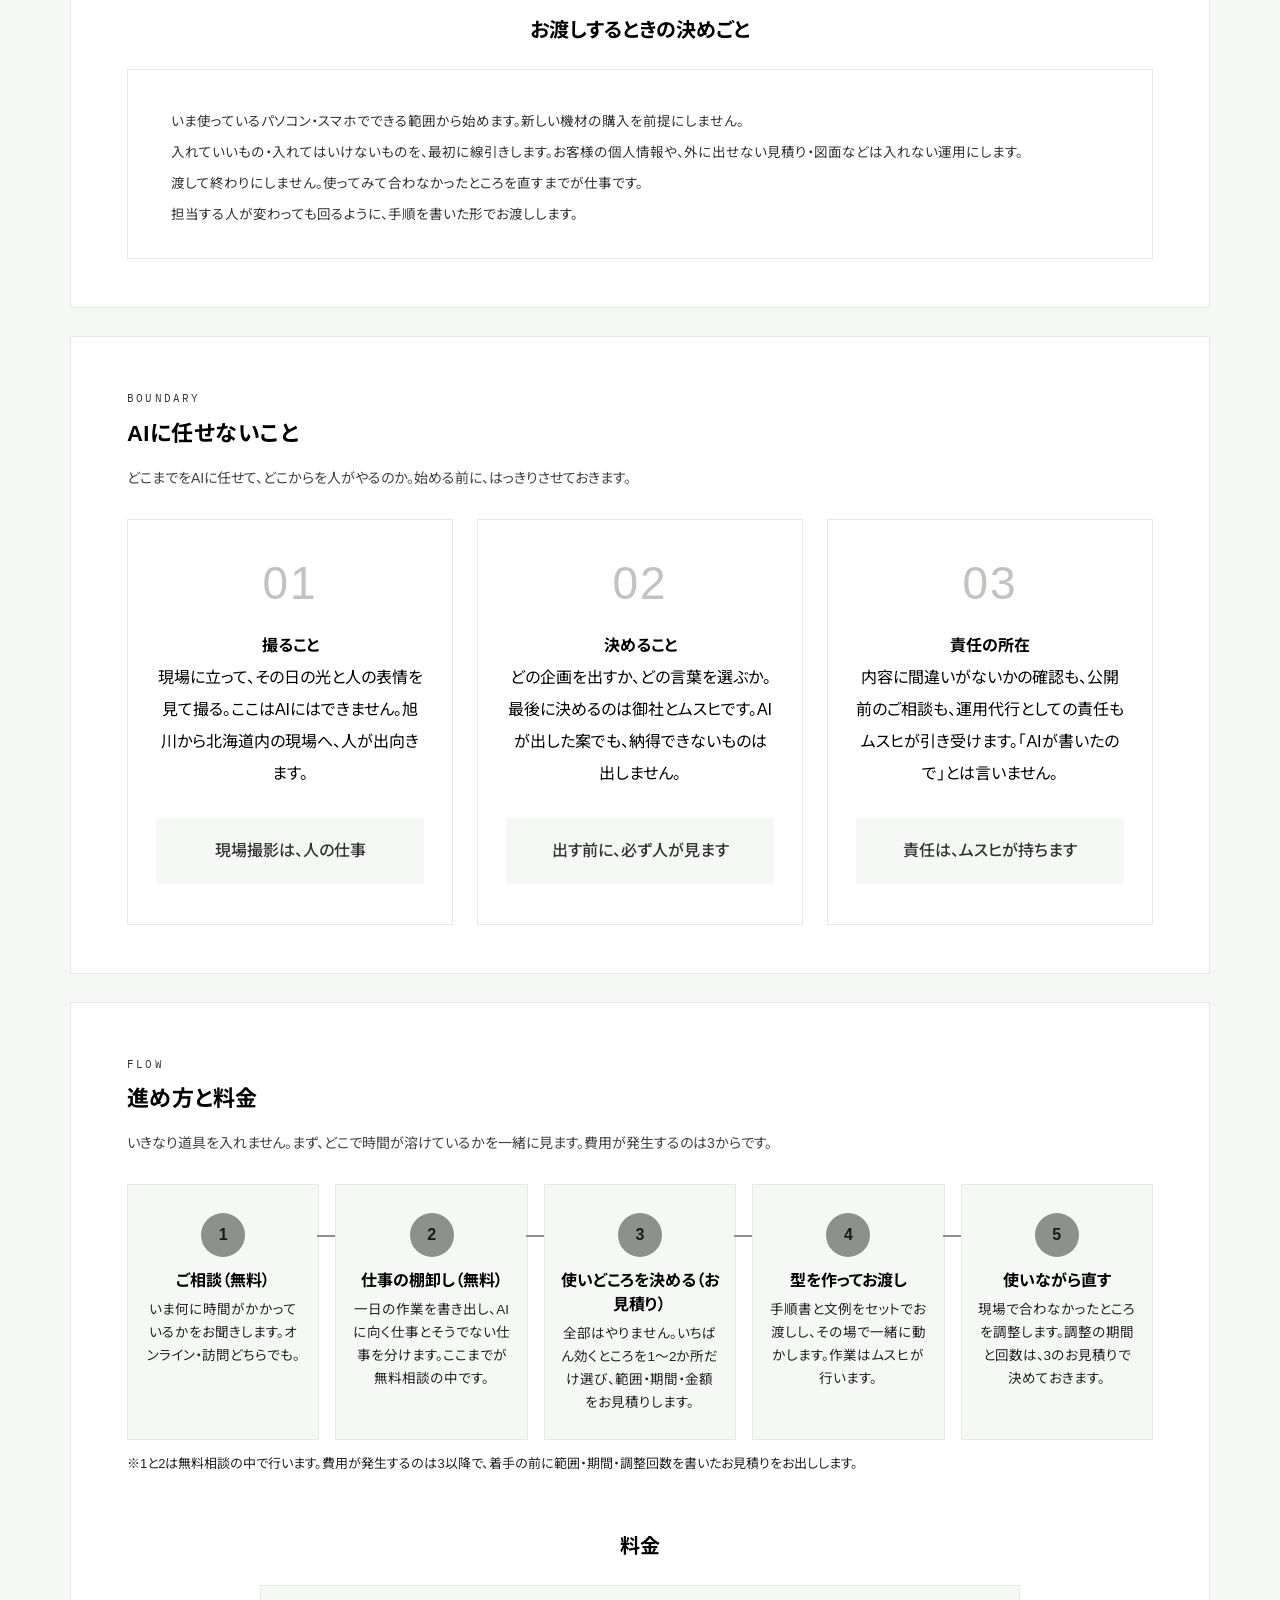
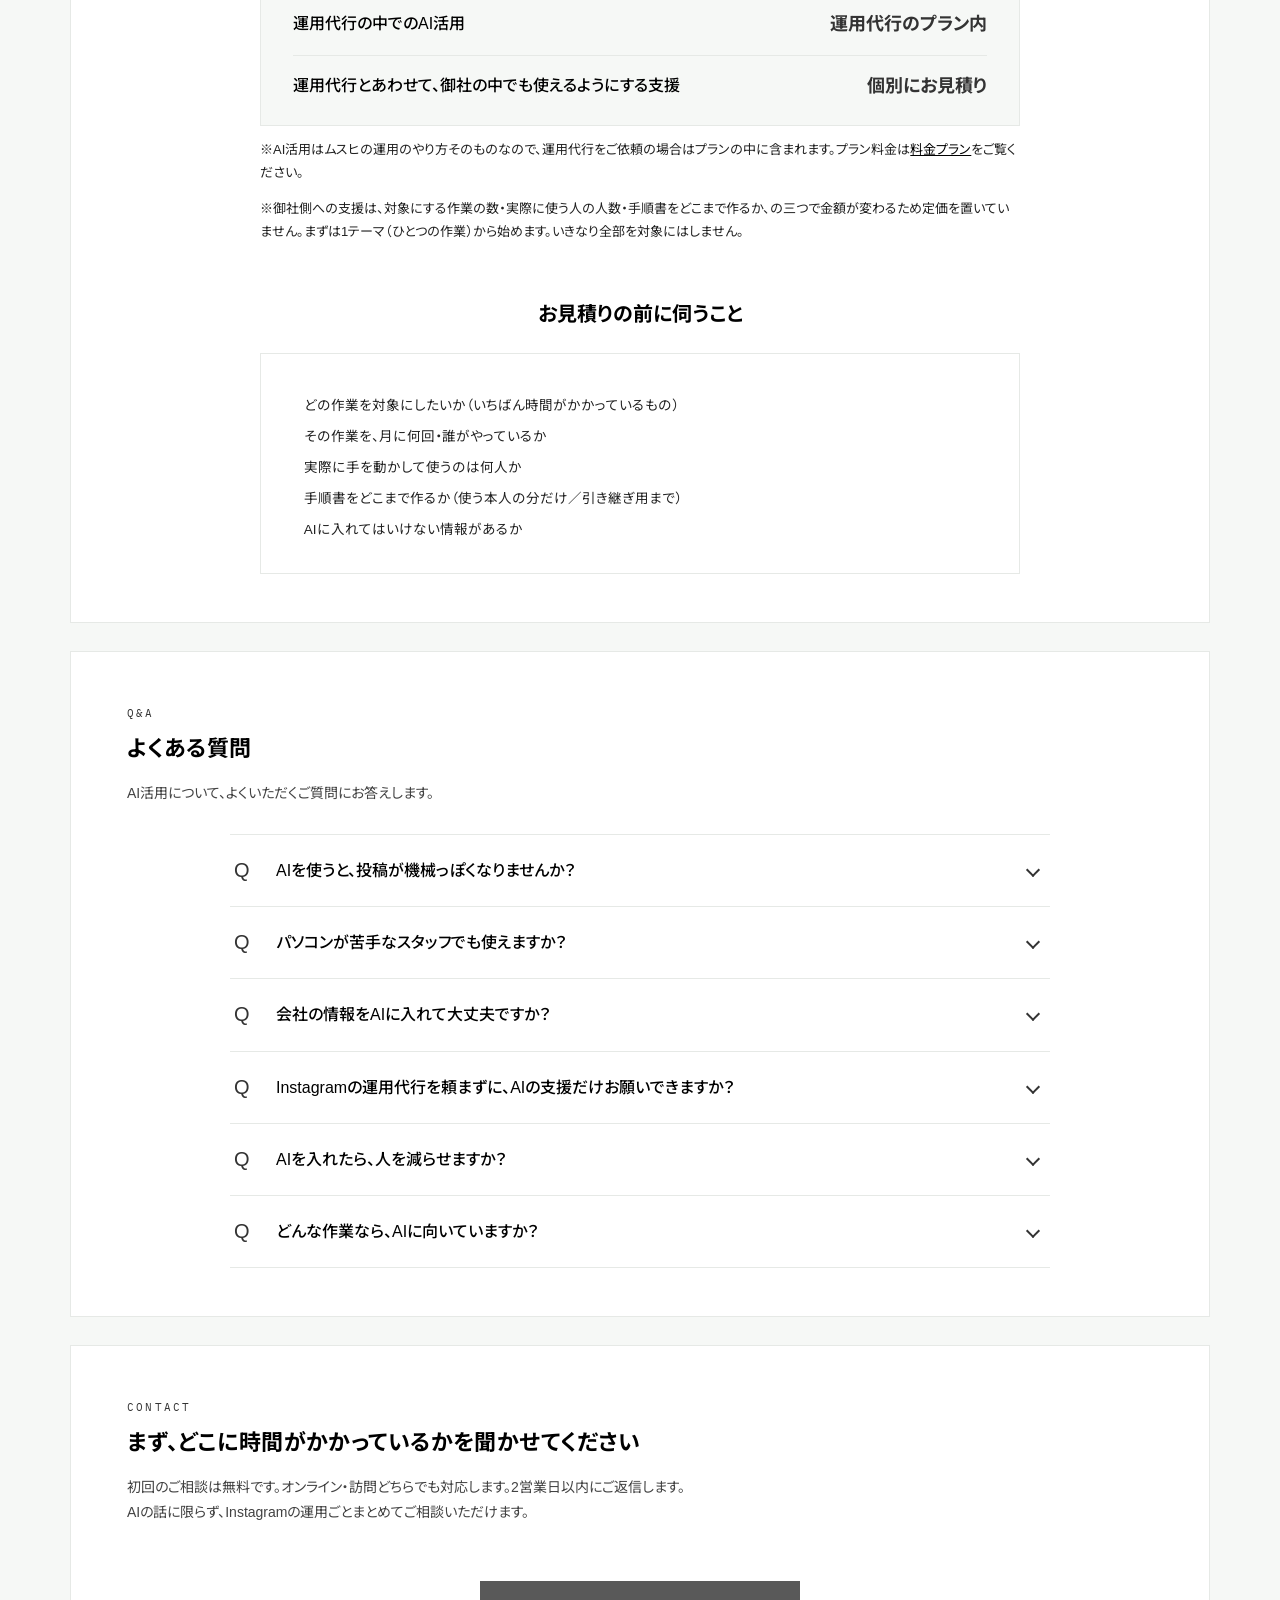
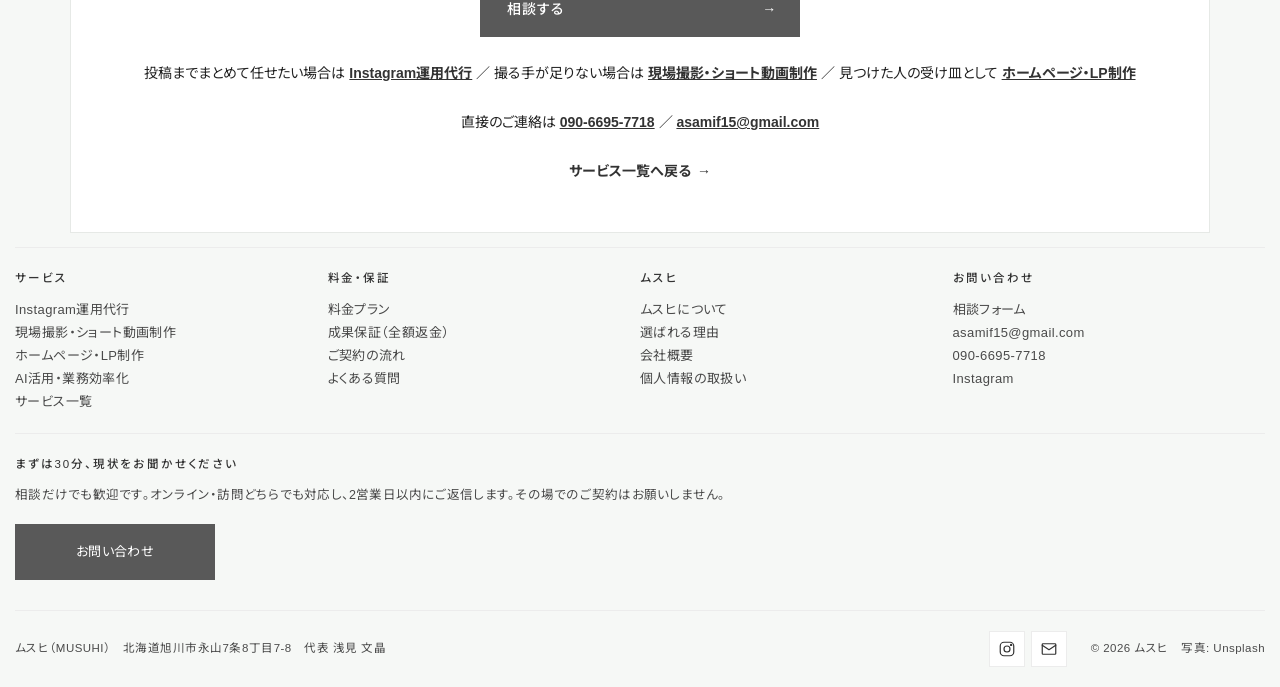
<file: company/service/ai/index.html>
<!doctype html>
<html lang="ja">
<head>
<meta charset="utf-8">
<title>AI活用・業務効率化 ｜ ムスヒ</title>
<meta name="viewport" content="width=device-width, initial-scale=1">
<meta name="description" content="AIは手段です。目的は、現場が回ること。企画・台本・編集の下ごしらえを効率化し、毎月の本数と質を保ちます。">
<link rel="icon" href="../../img/logo.png" type="image/png">
<link rel="stylesheet" href="../../assets/site.css">
<link rel="canonical" href="https://nakajimaakimasa-cpu.github.io/musuhi-lab/company/service/ai/">
</head>
<body>
<a class="skip" href="#main">本文へスキップ</a>
<div class="announce"><a href="../../contact/"><u>まずは30分、現状をお聞かせください<span class="announce-more">。オンライン・訪問どちらでも対応します</span></u></a></div>
<header class="site-header lh">
  <button class="nav-toggle" type="button" aria-expanded="false" aria-controls="site-nav" aria-label="メニューを開く">
    <span class="bar"></span><span class="bar"></span><span class="bar"></span>
  </button>
  <a class="lh-logo" href="../../" aria-label="ムスヒ トップへ">
    <img src="../../img/logo.png" alt="ムスヒ MUSUHI" width="720" height="509">
  </a>
  <div class="lh-inner">
    <div class="lh-row1">
      <p class="lh-tag"><span class="lh-tag-main">Instagram運用代行・現場撮影・ショート動画制作</span><span class="lh-tag-sub">旭川から、北海道の現場へ</span></p>
      <div class="lh-actions">
        <a class="lh-icon" href="mailto:asamif15@gmail.com" aria-label="メールで問い合わせる">
          <svg width="18" height="18" viewBox="0 0 24 24" fill="none" stroke="currentColor" stroke-width="1.6" stroke-linecap="round" stroke-linejoin="round" aria-hidden="true" focusable="false"><rect x="3" y="5" width="18" height="14" rx="1"/><path d="M3 7l9 6 9-6"/></svg>
        </a>
        <a class="lh-icon" href="https://www.instagram.com/iiis_poooooh/" target="_blank" rel="noopener" aria-label="Instagram @iiis_poooooh（新しいタブで開く）">
          <svg width="18" height="18" viewBox="0 0 24 24" fill="none" stroke="currentColor" stroke-width="1.6" stroke-linecap="round" stroke-linejoin="round" aria-hidden="true" focusable="false"><rect x="3" y="3" width="18" height="18" rx="5"/><circle cx="12" cy="12" r="4"/><circle cx="17.5" cy="6.5" r=".8" fill="currentColor"/></svg>
        </a>
      </div>
    </div>
    <nav class="site-nav lh-nav" id="site-nav" aria-label="メインナビゲーション">
      <ul class="nav-list">
        <li><a href="../../service/">サービス</a></li>
        <li><a href="../../service/sns/">Instagram運用代行</a></li>
        <li><a href="../../service/filming/">撮影・動画制作</a></li>
        <li><a href="../../service/web/">ホームページ制作</a></li>
        <li><a href="../../service/ai/" aria-current="page">AI活用</a></li>
        <li><a href="../../price/">料金・成果保証</a></li>
        <li><a href="../../about/">ムスヒについて</a></li>
        <li><a href="../../contact/">お問い合わせ</a></li>
      </ul>
    </nav>
  </div>
  <a class="lh-contact" href="../../contact/" data-contact>
    <svg width="20" height="20" viewBox="0 0 24 24" fill="none" stroke="currentColor" stroke-width="1.6" stroke-linecap="round" stroke-linejoin="round" aria-hidden="true" focusable="false"><path d="M21 12a8 8 0 0 1-11.6 7.1L4 20l1.1-4.2A8 8 0 1 1 21 12z"/></svg>
    <span>お問い合わせ</span>
  </a>
</header>


<main id="main" tabindex="-1">

  <!-- HERO -->
  <section id="ai-hero" class="hero" aria-labelledby="ai-title">
    <div class="hero-bg" aria-hidden="true">
      <img src="../../img/r4_editing.jpg" alt="" width="1200" height="1800" loading="eager" fetchpriority="high">
    </div>
    <div class="container hero-grid">
      <div class="hero-copy">
        <p class="chip">ムスヒ自身の運用で使っているものです</p>
        <h1 id="ai-title">AI活用・業務効率化</h1>
        <p class="hero-sub">AIは<b>手段</b>です。目的は、現場が回ること。</p>
        <p class="lead">企画出し、台本づくり、編集の下ごしらえ。ムスヒは自分の運用でAIを使っています。AIを売りたいわけではありません。少人数のまま、投稿の本数と質を保つために必要だから使っています。同じやり方が御社の現場でも役に立つなら、その手順をそのままお渡しします。</p>
        <ul class="fact-badges" aria-label="サービスの事実">
          <li><span class="badge-big">初回相談<em>0</em>円</span><span class="badge-small">オンライン可</span></li>
          <li><span class="badge-big">プラン内</span><span class="badge-small">運用代行のご依頼なら</span></li>
          <li><span class="badge-big">手順書つき</span><span class="badge-small">使えるまで伴走</span></li>
        </ul>
      </div>
    </div>
  </section>

  <!-- POSITION -->
  <section id="ai-position" class="section band-dark" aria-labelledby="ai-position-title">
    <div class="container">
      <div class="section-head">
        <p class="label" lang="en">Position</p>
        <h2 id="ai-position-title">AI導入を売っているのではありません</h2>
        <p class="section-note">人を減らすための道具ではなく、手が足りない現場に時間を戻すための道具として使っています。</p>
      </div>
      <div class="about-grid">
        <div class="about-copy">
          <p>ムスヒの主力はInstagram運用代行です。AIを手元に置いているのは、少人数のまま毎月の投稿本数と質を保つために、自分の運用で必要だったからです。「AIを入れれば人はいらない」という話はしません。撮るのも、決めるのも、責任を引き受けるのも人です。</p>
          <p>AIができるのは、その前後にある下ごしらえ——調べる、たたき台を出す、形式を整える——の部分だけです。ただ、そこが仕事の時間をいちばん食っています。ムスヒが実際に自分の運用で使っている手順だけを、必要であれば御社にもお渡しします。まだ試していないやり方はお勧めしません。</p>
        </div>
        <figure class="about-photo">
          <img src="../../img/spot_reel.jpg" alt="動画編集ソフトで編集中の画面" width="1000" height="667" loading="lazy">
        </figure>
      </div>
    </div>
  </section>

  <!-- IN PRACTICE -->
  <section id="ai-practice" class="section band-gray" aria-labelledby="ai-practice-title">
    <div class="container">
      <div class="section-head">
        <p class="label" lang="en">In Practice</p>
        <h2 id="ai-practice-title">ムスヒが、運用のどこで使っているか</h2>
        <p class="section-note">Instagram運用の8工程のうち、AIで下ごしらえをするのは3つです。企画と台本、ハッシュタグ設計、編集の打ち込み。残る5つ——競合分析、コンセプト設計、現場での撮影、投稿、分析と改善——は人がやります。</p>
      </div>
      <ol class="sol-grid">
        <li class="sol-card">
          <span class="sol-num" aria-hidden="true">01</span>
          <div class="sol-text">
            <h3>企画出しのたたき台</h3>
            <p>業種・季節・直近の反応をもとに、投稿ネタの候補をまとめて出します。そこから捨てる作業は人がやります。残すのは、現場を知っている人間が「これは本当だ」と言えるものだけです。</p>
          </div>
          <p class="sol-fact">出すのは機械／選ぶのは人</p>
        </li>
        <li class="sol-card">
          <span class="sol-num" aria-hidden="true">02</span>
          <div class="sol-text">
            <h3>台本づくり</h3>
            <p>冒頭のひとこと、話す順番、テロップの文字数。型に沿った下書きをAIで作り、現場で本当に撮れる形に人が直します。撮影当日に迷わないための台本です。</p>
          </div>
          <p class="sol-fact">撮る前に、言葉を決める</p>
        </li>
        <li class="sol-card">
          <span class="sol-num" aria-hidden="true">03</span>
          <div class="sol-text">
            <h3>編集の下ごしらえ</h3>
            <p>文字起こし、テロップの原稿、キャプションとハッシュタグの下書き。編集で時間を食う「打ち込み」を先に片づけて、どう見せるかの判断に時間を回します。</p>
          </div>
          <p class="sol-fact">空いた時間は、映像の判断へ</p>
        </li>
      </ol>
      <p class="section-note">この下ごしらえがあるから、少人数のまま月4〜12本の投稿を回せます。月額を抑えたまま本数を確保できる理由は、ここにあります。</p>

      <h3 class="sub-head">たとえば、投稿文の下書き</h3>
      <div class="cond-box">
        <ul class="cond-list">
          <li>お渡しいただくもの：現場で撮った写真1枚と、「どこで・誰が・何をしているか」のひとことメモ。</li>
          <li>出てくるもの：キャプションの下書きが数案、リールの冒頭ひとことの案、ハッシュタグの候補。</li>
          <li>人がやること：現場で聞いた言葉に直す、事実と違うところを消す、出すか出さないかを決める。</li>
        </ul>
      </div>

      <div class="section-cta">
        <a class="btn btn-line btn-lg btn-cta" href="../../price/#pricing">料金プランを見る<span class="arrow" aria-hidden="true">→</span></a>
      </div>
    </div>
  </section>

  <!-- SUPPORT -->
  <section id="ai-support" class="section" aria-labelledby="ai-support-title">
    <div class="container">
      <div class="section-head">
        <p class="label" lang="en">Support</p>
        <h2 id="ai-support-title">同じやり方を、御社の中でも使えるようにします</h2>
        <p class="section-note">Instagram運用で使っている型を、そのまま社内のほかの書きものにも広げられます。手が足りていないところ、後回しになっているところから。必要な分だけで構いません。</p>
      </div>
      <div class="service-panel">
        <article class="service-card">
          <h3>発信・お客様対応まわり</h3>
          <p class="service-en" lang="en">Customer Facing</p>
          <p class="service-desc">毎日出てくるのに、毎回ゼロから書いている文章を型にします。</p>
          <ul class="checklist">
            <li>投稿文（キャプション）の下書き</li>
            <li>問い合わせ・DM返信の型</li>
            <li>お礼メール・ご案内文のひな形</li>
            <li>写真から商品の説明文を起こす手順</li>
            <li class="etc">…etc.</li>
          </ul>
          <p class="service-note">※御社の言葉づかいに合わせて調整します</p>
          <p class="service-plan">料金：運用代行のプラン内／御社側で使う場合は個別にお見積り</p>
        </article>
        <article class="service-card">
          <h3>発信につながる社内の書きもの</h3>
          <p class="service-en" lang="en">Back Office</p>
          <p class="service-desc">求人、お知らせ、お客様向けの文面。発信に近いところから片づけます。</p>
          <ul class="checklist">
            <li>求人原稿の下書き</li>
            <li>お知らせ・ご案内文のたたき台</li>
            <li>ホームページに載せる文章の下書き</li>
            <li class="etc">…打ち合わせの議事録の整理、日報・作業記録の要約 etc.</li>
          </ul>
          <p class="service-note">※現場でそのまま使える形まで一緒に作ります</p>
          <p class="service-plan">料金：運用代行のプラン内／御社側で使う場合は個別にお見積り</p>
        </article>
      </div>
      <h3 class="sub-head">お渡しするときの決めごと</h3>
      <div class="cond-box">
        <ul class="cond-list">
          <li>いま使っているパソコン・スマホでできる範囲から始めます。新しい機材の購入を前提にしません。</li>
          <li>入れていいもの・入れてはいけないものを、最初に線引きします。お客様の個人情報や、外に出せない見積り・図面などは入れない運用にします。</li>
          <li>渡して終わりにしません。使ってみて合わなかったところを直すまでが仕事です。</li>
          <li>担当する人が変わっても回るように、手順を書いた形でお渡しします。</li>
        </ul>
      </div>
    </div>
  </section>

  <!-- BOUNDARY -->
  <section id="ai-boundary" class="section band-dark" aria-labelledby="ai-boundary-title">
    <div class="container">
      <div class="section-head">
        <p class="label" lang="en">Boundary</p>
        <h2 id="ai-boundary-title">AIに任せないこと</h2>
        <p class="section-note">どこまでをAIに任せて、どこからを人がやるのか。始める前に、はっきりさせておきます。</p>
      </div>
      <ol class="sol-grid">
        <li class="sol-card">
          <span class="sol-num" aria-hidden="true">01</span>
          <div class="sol-text">
            <h3>撮ること</h3>
            <p>現場に立って、その日の光と人の表情を見て撮る。ここはAIにはできません。旭川から北海道内の現場へ、人が出向きます。</p>
          </div>
          <p class="sol-fact">現場撮影は、人の仕事</p>
        </li>
        <li class="sol-card">
          <span class="sol-num" aria-hidden="true">02</span>
          <div class="sol-text">
            <h3>決めること</h3>
            <p>どの企画を出すか、どの言葉を選ぶか。最後に決めるのは御社とムスヒです。AIが出した案でも、納得できないものは出しません。</p>
          </div>
          <p class="sol-fact">出す前に、必ず人が見ます</p>
        </li>
        <li class="sol-card">
          <span class="sol-num" aria-hidden="true">03</span>
          <div class="sol-text">
            <h3>責任の所在</h3>
            <p>内容に間違いがないかの確認も、公開前のご相談も、運用代行としての責任もムスヒが引き受けます。「AIが書いたので」とは言いません。</p>
          </div>
          <p class="sol-fact">責任は、ムスヒが持ちます</p>
        </li>
      </ol>
    </div>
  </section>

  <!-- FLOW & PRICE -->
  <section id="ai-flow" class="section band-gray" aria-labelledby="ai-flow-title">
    <div class="container">
      <div class="section-head">
        <p class="label" lang="en">Flow</p>
        <h2 id="ai-flow-title">進め方と料金</h2>
        <p class="section-note">いきなり道具を入れません。まず、どこで時間が溶けているかを一緒に見ます。費用が発生するのは3からです。</p>
      </div>
      <ol class="flow">
        <li class="flow-item">
          <span class="flow-num" aria-hidden="true">1</span>
          <div><h3>ご相談（無料）</h3><p>いま何に時間がかかっているかをお聞きします。オンライン・訪問どちらでも。</p></div>
        </li>
        <li class="flow-item">
          <span class="flow-num" aria-hidden="true">2</span>
          <div><h3>仕事の棚卸し（無料）</h3><p>一日の作業を書き出し、AIに向く仕事とそうでない仕事を分けます。ここまでが無料相談の中です。</p></div>
        </li>
        <li class="flow-item">
          <span class="flow-num" aria-hidden="true">3</span>
          <div><h3>使いどころを決める（お見積り）</h3><p>全部はやりません。いちばん効くところを1〜2か所だけ選び、範囲・期間・金額をお見積りします。</p></div>
        </li>
        <li class="flow-item">
          <span class="flow-num" aria-hidden="true">4</span>
          <div><h3>型を作ってお渡し</h3><p>手順書と文例をセットでお渡しし、その場で一緒に動かします。作業はムスヒが行います。</p></div>
        </li>
        <li class="flow-item">
          <span class="flow-num" aria-hidden="true">5</span>
          <div><h3>使いながら直す</h3><p>現場で合わなかったところを調整します。調整の期間と回数は、3のお見積りで決めておきます。</p></div>
        </li>
      </ol>
      <p class="table-note">※1と2は無料相談の中で行います。費用が発生するのは3以降で、着手の前に範囲・期間・調整回数を書いたお見積りをお出しします。</p>
      <div class="option-wrap">
        <h3 class="sub-head">料金</h3>
        <dl class="opt-list">
          <div class="opt-row"><dt>運用代行の中でのAI活用</dt><dd>運用代行のプラン内</dd></div>
          <div class="opt-row"><dt>運用代行とあわせて、御社の中でも使えるようにする支援</dt><dd>個別にお見積り</dd></div>
        </dl>
        <p class="table-note">※AI活用はムスヒの運用のやり方そのものなので、運用代行をご依頼の場合はプランの中に含まれます。プラン料金は<a href="../../price/#pricing">料金プラン</a>をご覧ください。</p>
        <p class="table-note">※御社側への支援は、対象にする作業の数・実際に使う人の人数・手順書をどこまで作るか、の三つで金額が変わるため定価を置いていません。まずは1テーマ（ひとつの作業）から始めます。いきなり全部を対象にはしません。</p>
        <h3 class="sub-head">お見積りの前に伺うこと</h3>
        <div class="cond-box">
          <ul class="cond-list">
            <li>どの作業を対象にしたいか（いちばん時間がかかっているもの）</li>
            <li>その作業を、月に何回・誰がやっているか</li>
            <li>実際に手を動かして使うのは何人か</li>
            <li>手順書をどこまで作るか（使う本人の分だけ／引き継ぎ用まで）</li>
            <li>AIに入れてはいけない情報があるか</li>
          </ul>
        </div>
      </div>
    </div>
  </section>

  <!-- Q&A -->
  <section id="ai-faq" class="section" aria-labelledby="ai-faq-title">
    <div class="container">
      <div class="section-head">
        <p class="label" lang="en">Q&amp;A</p>
        <h2 id="ai-faq-title">よくある質問</h2>
        <p class="section-note">AI活用について、よくいただくご質問にお答えします。</p>
      </div>
      <div class="faq-list">
        <details class="faq-item">
          <summary><span class="faq-q" aria-hidden="true">Q</span>AIを使うと、投稿が機械っぽくなりませんか？</summary>
          <div class="faq-body"><span class="faq-a" aria-hidden="true">A</span><p>たたき台を出すのがAIで、そこから選んで直すのは人です。現場で聞いた言葉や、社長のいつもの言い回しはそのまま残します。読んで「うちらしくない」と感じたものは出しません。</p></div>
        </details>
        <details class="faq-item">
          <summary><span class="faq-q" aria-hidden="true">Q</span>パソコンが苦手なスタッフでも使えますか？</summary>
          <div class="faq-body"><span class="faq-a" aria-hidden="true">A</span><p>使う方に合わせて形を決めます。手順書を見ながら文章を貼るだけ、といった単純な形から始めます。最初は一緒に画面を見ながら動かすので、その場で分からないところを聞いてください。</p></div>
        </details>
        <details class="faq-item">
          <summary><span class="faq-q" aria-hidden="true">Q</span>会社の情報をAIに入れて大丈夫ですか？</summary>
          <div class="faq-body"><span class="faq-a" aria-hidden="true">A</span><p>入れていいもの・いけないものを、最初に線引きしてから始めます。お客様の個人情報や、外に出せない見積り・図面などは入れない運用にします。判断に迷うものは入れない、が基本です。</p></div>
        </details>
        <details class="faq-item">
          <summary><span class="faq-q" aria-hidden="true">Q</span>Instagramの運用代行を頼まずに、AIの支援だけお願いできますか？</summary>
          <div class="faq-body"><span class="faq-a" aria-hidden="true">A</span><p>Instagram運用代行とあわせてのご提供を基本にしています。もともとムスヒ自身の運用のために作った型なので、投稿まで一緒にお任せいただくほうが確実に回ります。AI支援だけを切り出したプランはご用意していません。まずは運用のご相談としてお聞かせください。</p></div>
        </details>
        <details class="faq-item">
          <summary><span class="faq-q" aria-hidden="true">Q</span>AIを入れたら、人を減らせますか？</summary>
          <div class="faq-body"><span class="faq-a" aria-hidden="true">A</span><p>人を減らすためのご提案はしていません。手が回っていない仕事に時間を戻すための道具です。空いた時間は、現場やお客様への対応など、人にしかできない仕事に使っていただきたいと思っています。</p></div>
        </details>
        <details class="faq-item">
          <summary><span class="faq-q" aria-hidden="true">Q</span>どんな作業なら、AIに向いていますか？</summary>
          <div class="faq-body"><span class="faq-a" aria-hidden="true">A</span><p>目安は三つです。毎週おなじ形式で書いている文章がある。口では説明できるのに、書くと時間がかかる。同じ質問に毎回ゼロから返信している。このどれかに当てはまる作業から手をつけます。逆に、その場の判断が要るものや、間違えると取り返しがつかないものは、人が持ったままにします。</p></div>
        </details>
      </div>
    </div>
  </section>

  <!-- CONTACT -->
  <section id="ai-contact" class="section band-tint" aria-labelledby="ai-contact-title">
    <div class="container">
      <div class="section-head">
        <p class="label" lang="en">Contact</p>
        <h2 id="ai-contact-title">まず、どこに時間がかかっているかを聞かせてください</h2>
        <p class="section-note">初回のご相談は無料です。オンライン・訪問どちらでも対応します。2営業日以内にご返信します。<br>AIの話に限らず、Instagramの運用ごとまとめてご相談いただけます。</p>
      </div>
      <div class="section-cta">
        <a class="btn btn-fill btn-lg btn-cta" href="../../contact/#contact-form">相談する<span class="arrow" aria-hidden="true">→</span></a>
      </div>
      <p class="contact-alt">投稿までまとめて任せたい場合は <a href="../sns/">Instagram運用代行</a> ／ 撮る手が足りない場合は <a href="../filming/">現場撮影・ショート動画制作</a> ／ 見つけた人の受け皿として <a href="../web/">ホームページ・LP制作</a></p>
      <p class="contact-alt">直接のご連絡は <a href="tel:09066957718">090-6695-7718</a> ／ <a href="mailto:asamif15@gmail.com">asamif15@gmail.com</a></p>
      <p class="contact-alt"><a class="text-link" href="../">サービス一覧へ戻る<span aria-hidden="true">→</span></a></p>
    </div>
  </section>

</main>

<footer class="site-footer lf">
  <div class="lf-inner">
    <div class="lf-cols">
      <div class="lf-col">
        <p class="lf-title">サービス</p>
        <ul>
          <li><a href="../../service/sns/">Instagram運用代行</a></li>
          <li><a href="../../service/filming/">現場撮影・ショート動画制作</a></li>
          <li><a href="../../service/web/">ホームページ・LP制作</a></li>
          <li><a href="../../service/ai/">AI活用・業務効率化</a></li>
          <li><a href="../../service/">サービス一覧</a></li>
        </ul>
      </div>
      <div class="lf-col">
        <p class="lf-title">料金・保証</p>
        <ul>
          <li><a href="../../price/#pricing">料金プラン</a></li>
          <li><a href="../../price/#guarantee">成果保証（全額返金）</a></li>
          <li><a href="../../price/#flow">ご契約の流れ</a></li>
          <li><a href="../../price/#faq">よくある質問</a></li>
        </ul>
      </div>
      <div class="lf-col">
        <p class="lf-title">ムスヒ</p>
        <ul>
          <li><a href="../../about/">ムスヒについて</a></li>
          <li><a href="../../about/#reasons">選ばれる理由</a></li>
          <li><a href="../../about/#company">会社概要</a></li>
          <li><a href="../../privacy/">個人情報の取扱い</a></li>
        </ul>
      </div>
      <div class="lf-col">
        <p class="lf-title">お問い合わせ</p>
        <ul>
          <li><a href="../../contact/">相談フォーム</a></li>
          <li><a href="mailto:asamif15@gmail.com">asamif15@gmail.com</a></li>
          <li><a href="tel:09066957718">090-6695-7718</a></li>
          <li><a href="https://www.instagram.com/iiis_poooooh/" target="_blank" rel="noopener">Instagram</a></li>
        </ul>
      </div>
      <div class="lf-col lf-subscribe">
        <p class="lf-title">まずは30分、現状をお聞かせください</p>
        <p class="lf-note">相談だけでも歓迎です。オンライン・訪問どちらでも対応し、2営業日以内にご返信します。その場でのご契約はお願いしません。</p>
        <a class="lbtn" href="../../contact/">お問い合わせ</a>
      </div>
    </div>
    <div class="lf-secondary">
      <p class="lf-addr">ムスヒ（MUSUHI）　北海道旭川市永山7条8丁目7-8　代表 浅見 文晶</p>
      <ul class="lf-social" aria-label="SNS">
        <li><a href="https://www.instagram.com/iiis_poooooh/" target="_blank" rel="noopener" aria-label="Instagram（新しいタブで開く）"><svg width="18" height="18" viewBox="0 0 24 24" fill="none" stroke="currentColor" stroke-width="1.6" stroke-linecap="round" stroke-linejoin="round" aria-hidden="true" focusable="false"><rect x="3" y="3" width="18" height="18" rx="5"/><circle cx="12" cy="12" r="4"/><circle cx="17.5" cy="6.5" r=".8" fill="currentColor"/></svg></a></li>
        <li><a href="mailto:asamif15@gmail.com" aria-label="メール"><svg width="18" height="18" viewBox="0 0 24 24" fill="none" stroke="currentColor" stroke-width="1.6" stroke-linecap="round" stroke-linejoin="round" aria-hidden="true" focusable="false"><rect x="3" y="5" width="18" height="14" rx="1"/><path d="M3 7l9 6 9-6"/></svg></a></li>
      </ul>
      <p class="lf-copy">© 2026 ムスヒ　写真: Unsplash</p>
    </div>
  </div>
</footer>


<script src="../../assets/site.js" defer></script>

</body>
</html>
</file>
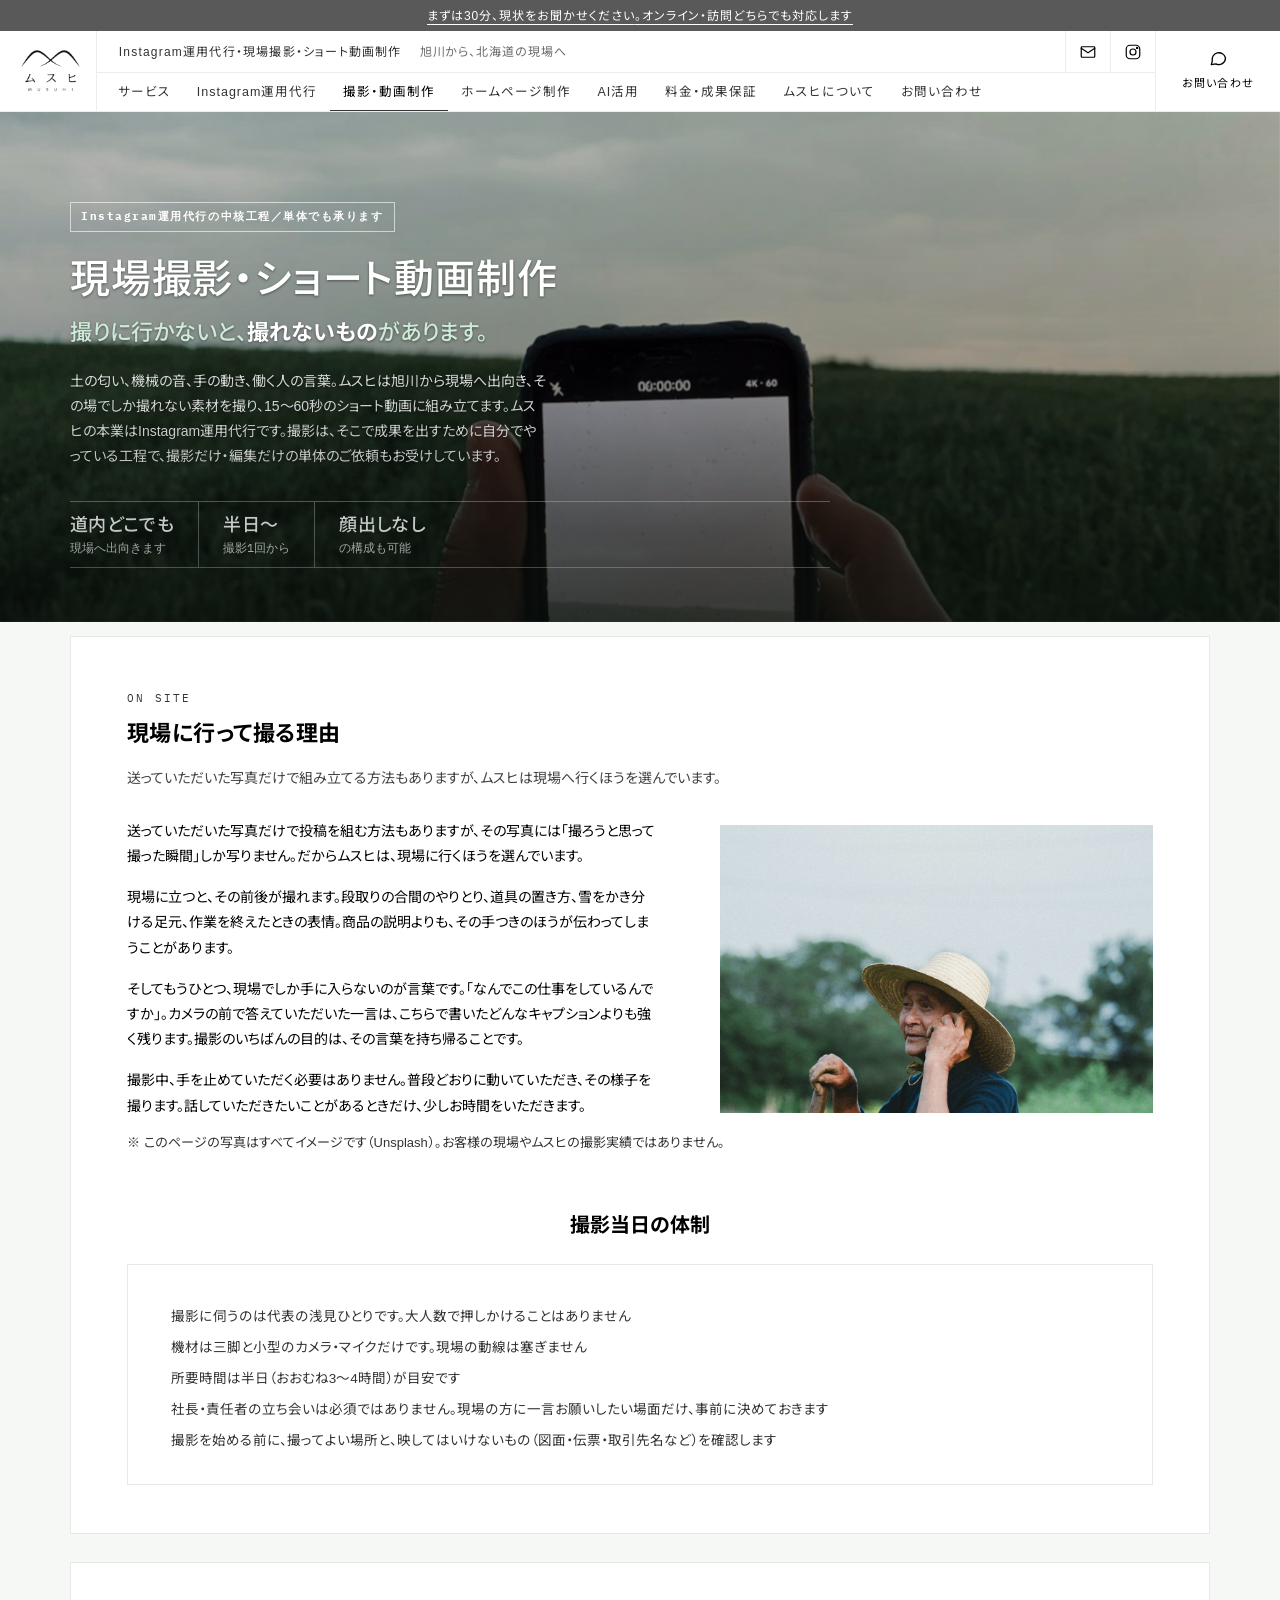
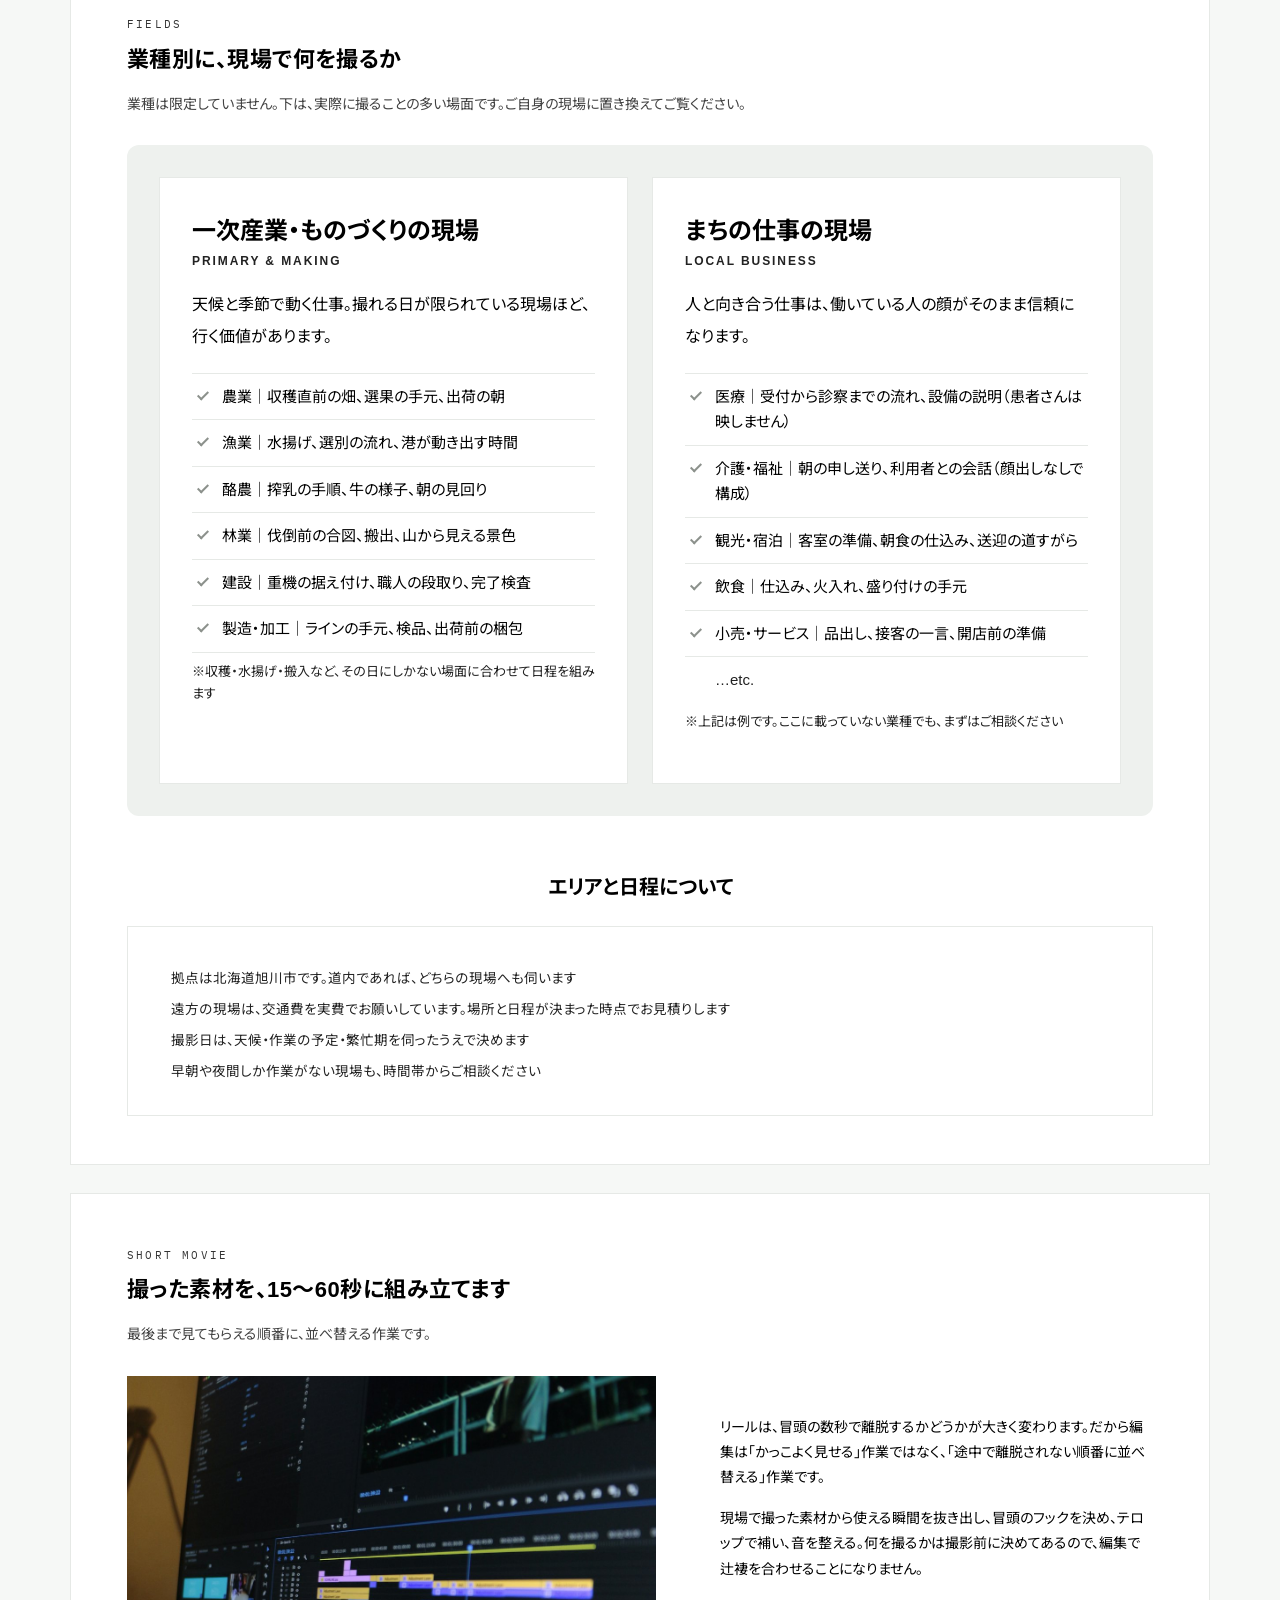
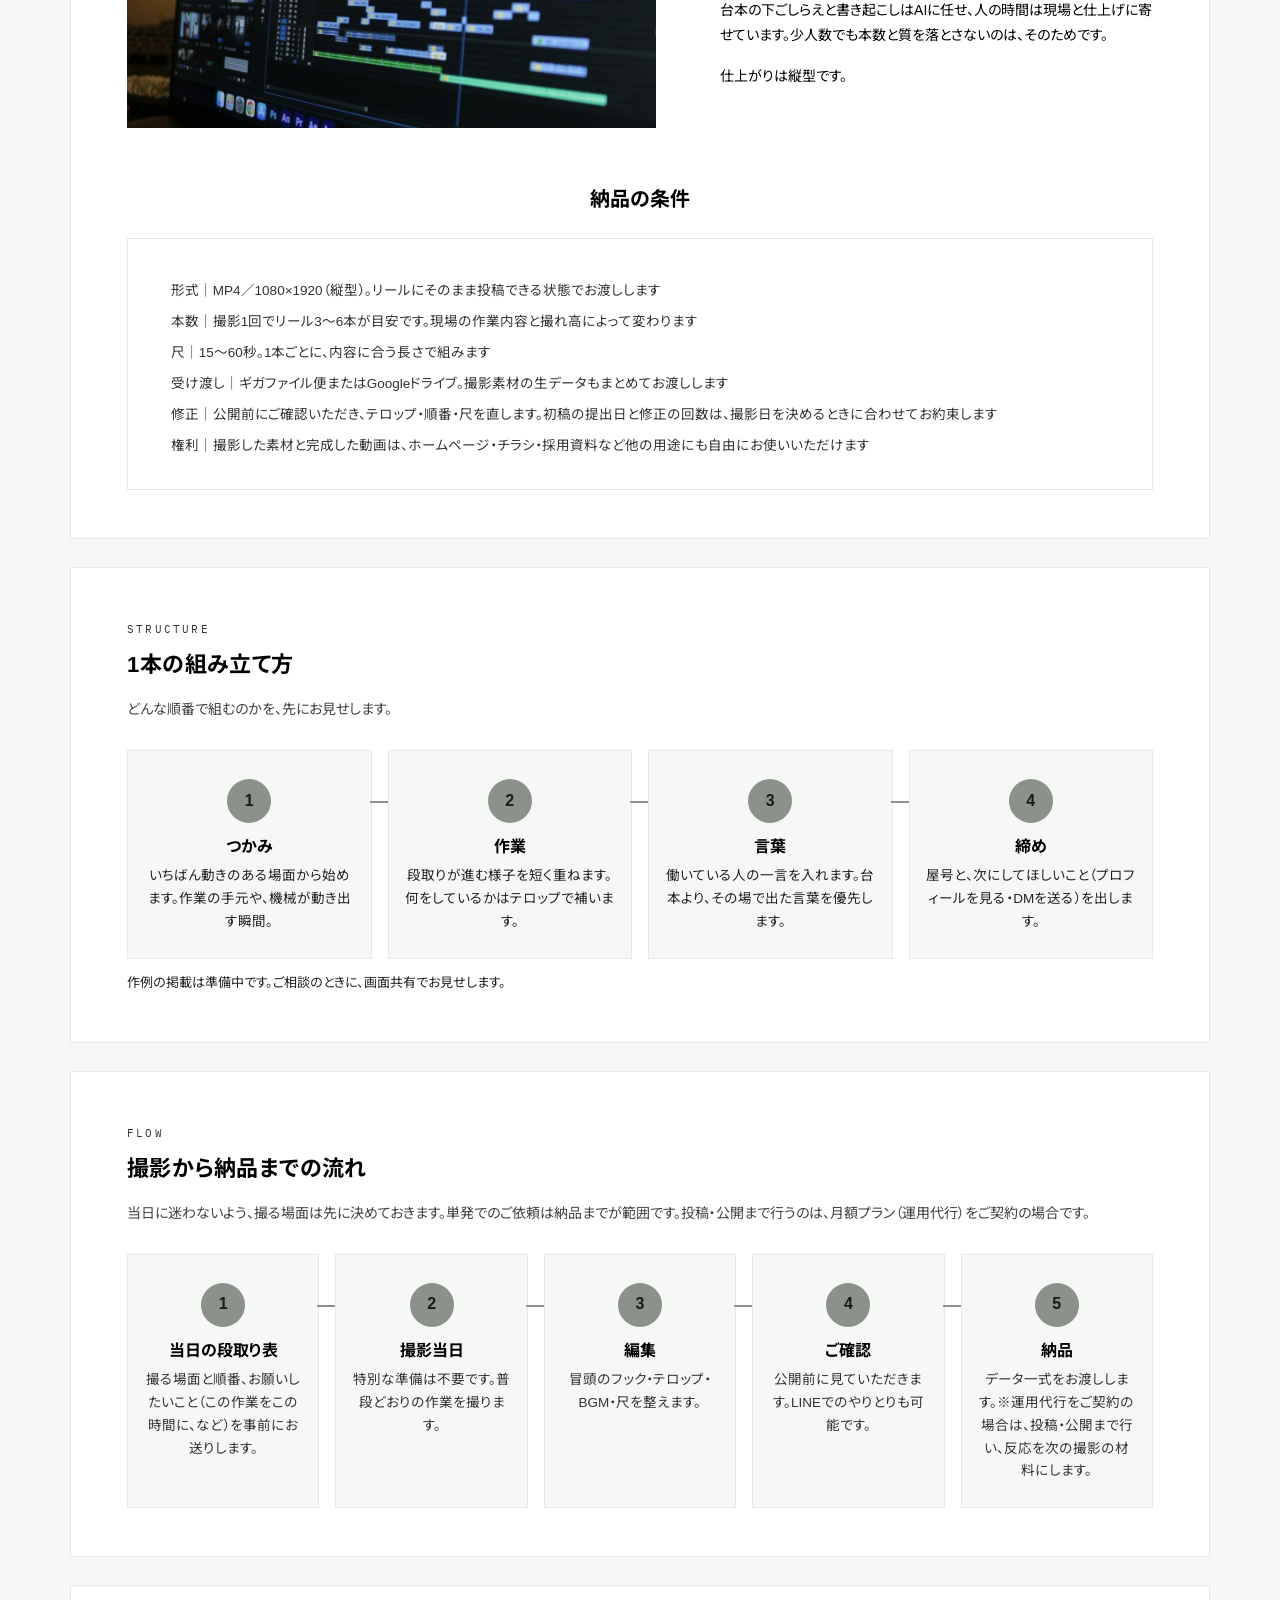
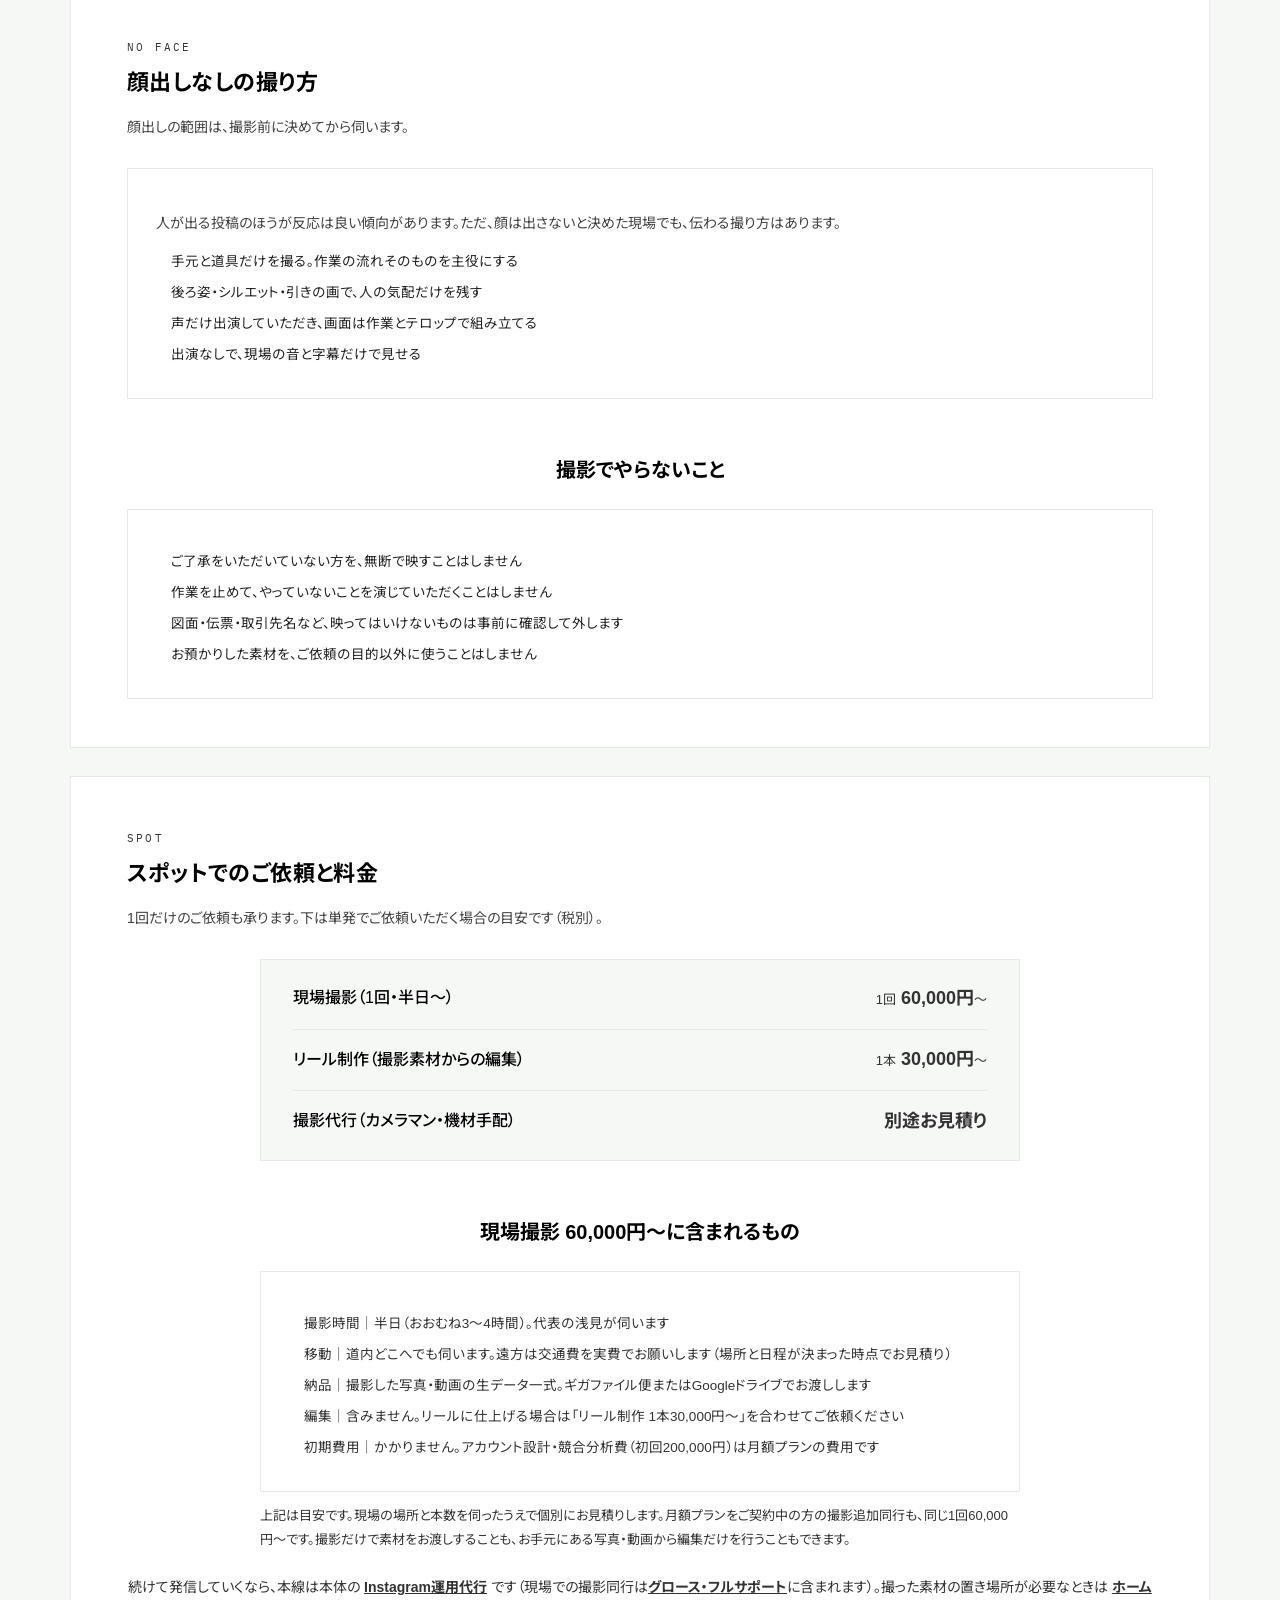
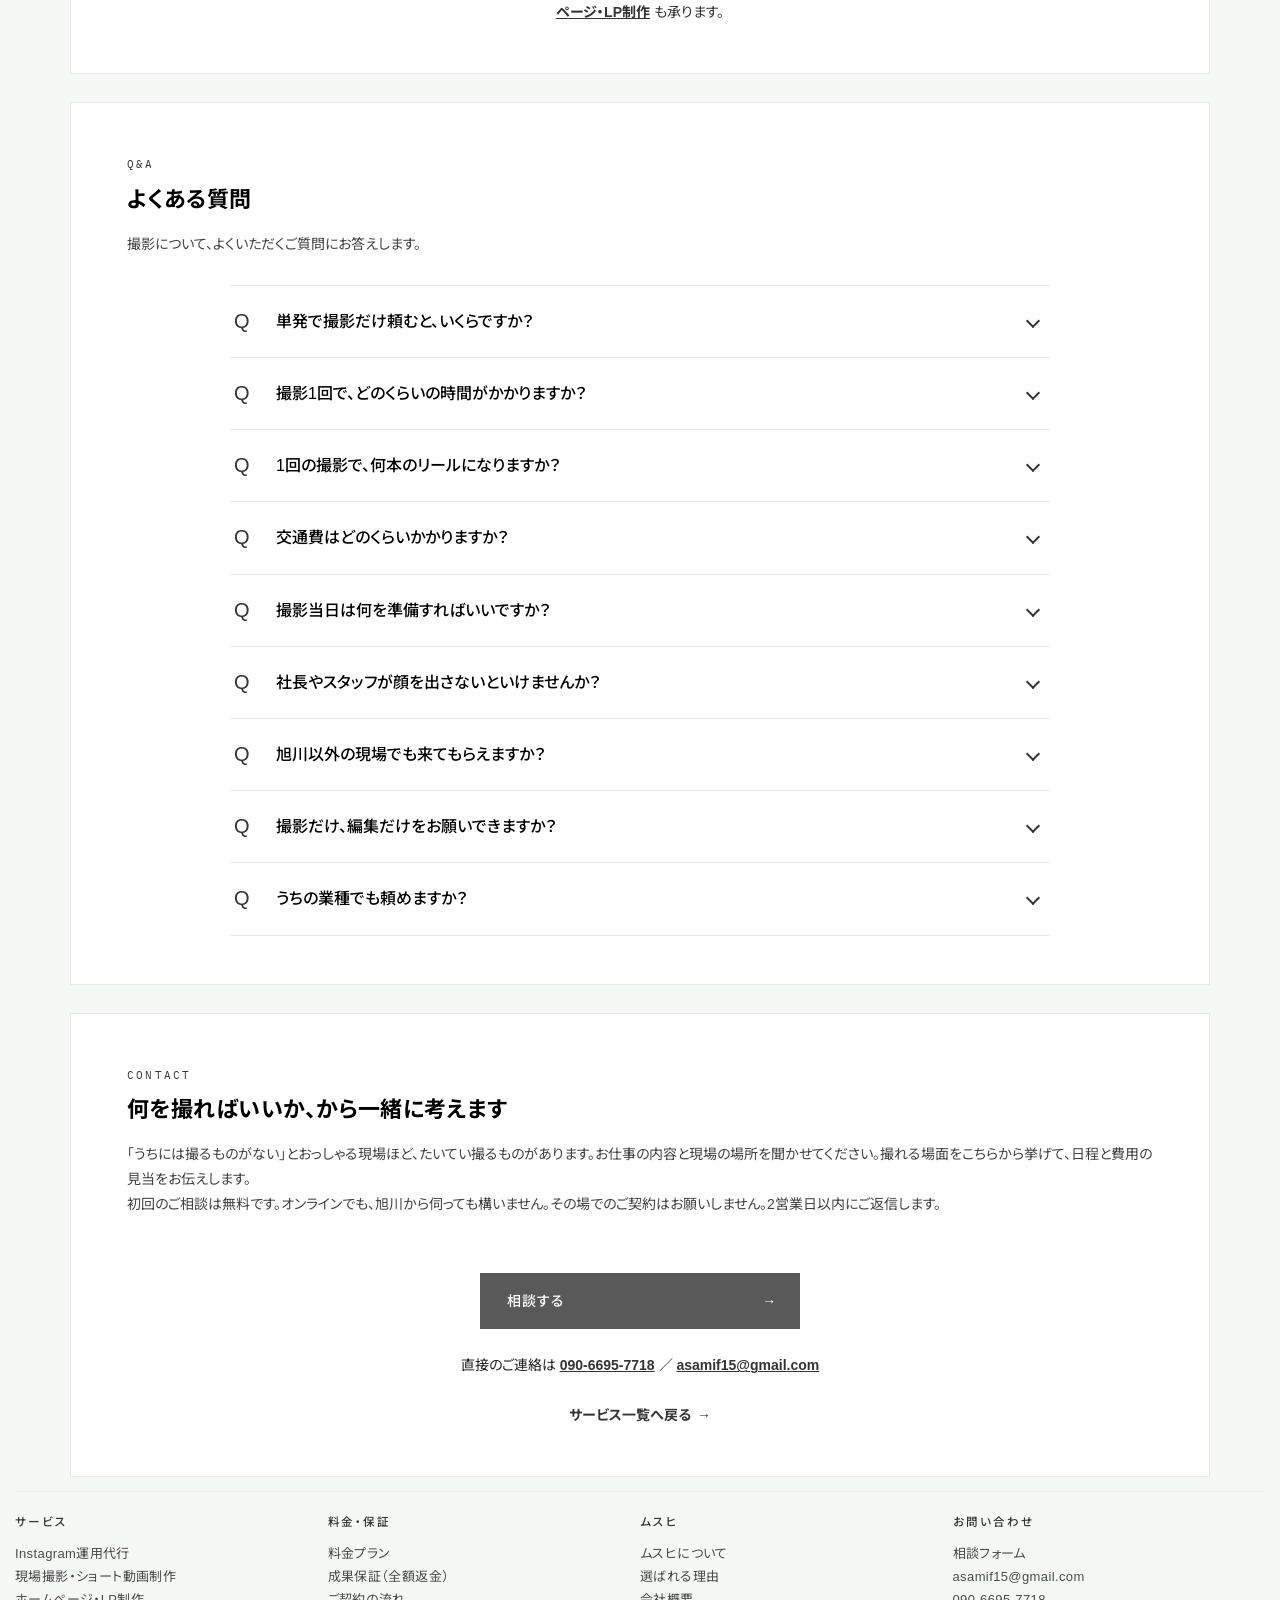
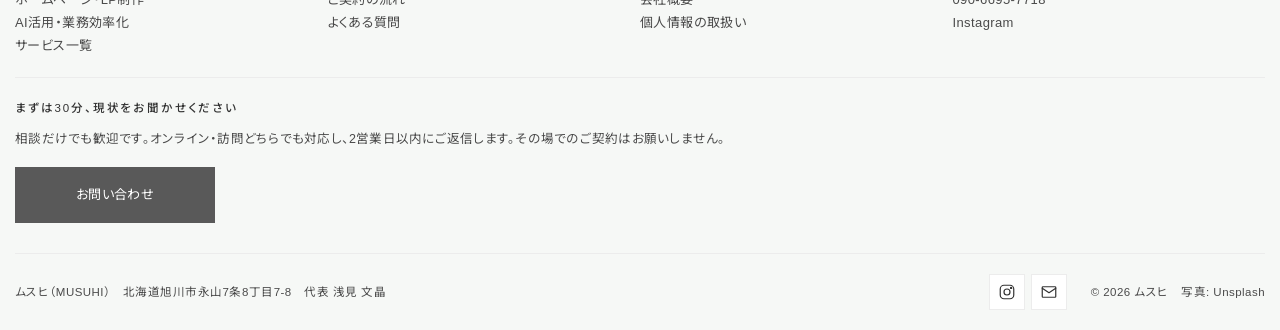
<file: company/service/filming/index.html>
<!doctype html>
<html lang="ja">
<head>
<meta charset="utf-8">
<title>現場撮影・ショート動画制作 ｜ ムスヒ</title>
<meta name="viewport" content="width=device-width, initial-scale=1">
<meta name="description" content="農場・漁港・工場・工事現場へ出向く現場撮影と、15〜60秒のショート動画（リール）制作。旭川発、北海道内どこへでも。">
<link rel="icon" href="../../img/logo.png" type="image/png">
<link rel="stylesheet" href="../../assets/site.css">
<style>
/* このページ固有の調整（site.css に無いものだけ） */
.page-hero-single{grid-template-columns:minmax(0,760px)}
.page-cuts{grid-template-columns:repeat(4,1fr)}
@media (max-width:1023px){.page-cuts{grid-template-columns:1fr}}
</style>
<link rel="canonical" href="https://nakajimaakimasa-cpu.github.io/musuhi-lab/company/service/filming/">
</head>
<body>
<a class="skip" href="#main">本文へスキップ</a>
<div class="announce"><a href="../../contact/"><u>まずは30分、現状をお聞かせください<span class="announce-more">。オンライン・訪問どちらでも対応します</span></u></a></div>
<header class="site-header lh">
  <button class="nav-toggle" type="button" aria-expanded="false" aria-controls="site-nav" aria-label="メニューを開く">
    <span class="bar"></span><span class="bar"></span><span class="bar"></span>
  </button>
  <a class="lh-logo" href="../../" aria-label="ムスヒ トップへ">
    <img src="../../img/logo.png" alt="ムスヒ MUSUHI" width="720" height="509">
  </a>
  <div class="lh-inner">
    <div class="lh-row1">
      <p class="lh-tag"><span class="lh-tag-main">Instagram運用代行・現場撮影・ショート動画制作</span><span class="lh-tag-sub">旭川から、北海道の現場へ</span></p>
      <div class="lh-actions">
        <a class="lh-icon" href="mailto:asamif15@gmail.com" aria-label="メールで問い合わせる">
          <svg width="18" height="18" viewBox="0 0 24 24" fill="none" stroke="currentColor" stroke-width="1.6" stroke-linecap="round" stroke-linejoin="round" aria-hidden="true" focusable="false"><rect x="3" y="5" width="18" height="14" rx="1"/><path d="M3 7l9 6 9-6"/></svg>
        </a>
        <a class="lh-icon" href="https://www.instagram.com/iiis_poooooh/" target="_blank" rel="noopener" aria-label="Instagram @iiis_poooooh（新しいタブで開く）">
          <svg width="18" height="18" viewBox="0 0 24 24" fill="none" stroke="currentColor" stroke-width="1.6" stroke-linecap="round" stroke-linejoin="round" aria-hidden="true" focusable="false"><rect x="3" y="3" width="18" height="18" rx="5"/><circle cx="12" cy="12" r="4"/><circle cx="17.5" cy="6.5" r=".8" fill="currentColor"/></svg>
        </a>
      </div>
    </div>
    <nav class="site-nav lh-nav" id="site-nav" aria-label="メインナビゲーション">
      <ul class="nav-list">
        <li><a href="../../service/">サービス</a></li>
        <li><a href="../../service/sns/">Instagram運用代行</a></li>
        <li><a href="../../service/filming/" aria-current="page">撮影・動画制作</a></li>
        <li><a href="../../service/web/">ホームページ制作</a></li>
        <li><a href="../../service/ai/">AI活用</a></li>
        <li><a href="../../price/">料金・成果保証</a></li>
        <li><a href="../../about/">ムスヒについて</a></li>
        <li><a href="../../contact/">お問い合わせ</a></li>
      </ul>
    </nav>
  </div>
  <a class="lh-contact" href="../../contact/" data-contact>
    <svg width="20" height="20" viewBox="0 0 24 24" fill="none" stroke="currentColor" stroke-width="1.6" stroke-linecap="round" stroke-linejoin="round" aria-hidden="true" focusable="false"><path d="M21 12a8 8 0 0 1-11.6 7.1L4 20l1.1-4.2A8 8 0 1 1 21 12z"/></svg>
    <span>お問い合わせ</span>
  </a>
</header>


<main id="main" tabindex="-1">

  <!-- HERO -->
  <section class="hero" aria-labelledby="page-title">
    <div class="hero-bg" aria-hidden="true">
      <img src="../../img/r1_filming.jpg" alt="" width="1200" height="1600" loading="eager" fetchpriority="high">
    </div>
    <div class="container hero-grid page-hero-single">
      <div class="hero-copy">
        <p class="chip">Instagram運用代行の中核工程／単体でも承ります</p>
        <h1 id="page-title">現場撮影・ショート動画制作</h1>
        <p class="hero-sub">撮りに行かないと、<b>撮れないもの</b>があります。</p>
        <p class="lead">土の匂い、機械の音、手の動き、働く人の言葉。ムスヒは旭川から現場へ出向き、その場でしか撮れない素材を撮り、15〜60秒のショート動画に組み立てます。ムスヒの本業はInstagram運用代行です。撮影は、そこで成果を出すために自分でやっている工程で、撮影だけ・編集だけの単体のご依頼もお受けしています。</p>
        <ul class="fact-badges" aria-label="このサービスの前提">
          <li><span class="badge-big">道内どこでも</span><span class="badge-small">現場へ出向きます</span></li>
          <li><span class="badge-big">半日〜</span><span class="badge-small">撮影1回から</span></li>
          <li><span class="badge-big">顔出しなし</span><span class="badge-small">の構成も可能</span></li>
        </ul>
      </div>
    </div>
  </section>

  <!-- 現場に行く意味 -->
  <section id="onsite" class="section" aria-labelledby="onsite-title">
    <div class="container">
      <div class="section-head">
        <p class="label" lang="en">On Site</p>
        <h2 id="onsite-title">現場に行って撮る理由</h2>
        <p class="section-note">送っていただいた写真だけで組み立てる方法もありますが、ムスヒは現場へ行くほうを選んでいます。</p>
      </div>
      <div class="about-grid">
        <div class="about-copy">
          <p>送っていただいた写真だけで投稿を組む方法もありますが、その写真には「撮ろうと思って撮った瞬間」しか写りません。だからムスヒは、現場に行くほうを選んでいます。</p>
          <p>現場に立つと、その前後が撮れます。段取りの合間のやりとり、道具の置き方、雪をかき分ける足元、作業を終えたときの表情。商品の説明よりも、その手つきのほうが伝わってしまうことがあります。</p>
          <p>そしてもうひとつ、現場でしか手に入らないのが言葉です。「なんでこの仕事をしているんですか」。カメラの前で答えていただいた一言は、こちらで書いたどんなキャプションよりも強く残ります。撮影のいちばんの目的は、その言葉を持ち帰ることです。</p>
          <p>撮影中、手を止めていただく必要はありません。普段どおりに動いていただき、その様子を撮ります。話していただきたいことがあるときだけ、少しお時間をいただきます。</p>
        </div>
        <figure class="about-photo">
          <img src="../../img/r2_person.jpg" alt="畑で電話をする人物（イメージ写真）" width="1200" height="1800" loading="lazy" style="object-position:center 18%">
        </figure>
      </div>
      <p class="table-note">※ このページの写真はすべてイメージです（Unsplash）。お客様の現場やムスヒの撮影実績ではありません。</p>
      <h3 class="sub-head">撮影当日の体制</h3>
      <div class="cond-box">
        <ul class="cond-list">
          <li>撮影に伺うのは代表の浅見ひとりです。大人数で押しかけることはありません</li>
          <li>機材は三脚と小型のカメラ・マイクだけです。現場の動線は塞ぎません</li>
          <li>所要時間は半日（おおむね3〜4時間）が目安です</li>
          <li>社長・責任者の立ち会いは必須ではありません。現場の方に一言お願いしたい場面だけ、事前に決めておきます</li>
          <li>撮影を始める前に、撮ってよい場所と、映してはいけないもの（図面・伝票・取引先名など）を確認します</li>
        </ul>
      </div>
    </div>
  </section>

  <!-- どんな現場で何を撮るか -->
  <section id="fields" class="section band-gray" aria-labelledby="fields-title">
    <div class="container">
      <div class="section-head">
        <p class="label" lang="en">Fields</p>
        <h2 id="fields-title">業種別に、現場で何を撮るか</h2>
        <p class="section-note">業種は限定していません。下は、実際に撮ることの多い場面です。ご自身の現場に置き換えてご覧ください。</p>
      </div>
      <div class="service-panel">
        <article class="service-card">
          <h3>一次産業・ものづくりの現場</h3>
          <p class="service-en" lang="en">Primary &amp; Making</p>
          <p class="service-desc">天候と季節で動く仕事。撮れる日が限られている現場ほど、行く価値があります。</p>
          <ul class="checklist">
            <li>農業｜収穫直前の畑、選果の手元、出荷の朝</li>
            <li>漁業｜水揚げ、選別の流れ、港が動き出す時間</li>
            <li>酪農｜搾乳の手順、牛の様子、朝の見回り</li>
            <li>林業｜伐倒前の合図、搬出、山から見える景色</li>
            <li>建設｜重機の据え付け、職人の段取り、完了検査</li>
            <li>製造・加工｜ラインの手元、検品、出荷前の梱包</li>
          </ul>
          <p class="service-note">※収穫・水揚げ・搬入など、その日にしかない場面に合わせて日程を組みます</p>
        </article>
        <article class="service-card">
          <h3>まちの仕事の現場</h3>
          <p class="service-en" lang="en">Local Business</p>
          <p class="service-desc">人と向き合う仕事は、働いている人の顔がそのまま信頼になります。</p>
          <ul class="checklist">
            <li>医療｜受付から診察までの流れ、設備の説明（患者さんは映しません）</li>
            <li>介護・福祉｜朝の申し送り、利用者との会話（顔出しなしで構成）</li>
            <li>観光・宿泊｜客室の準備、朝食の仕込み、送迎の道すがら</li>
            <li>飲食｜仕込み、火入れ、盛り付けの手元</li>
            <li>小売・サービス｜品出し、接客の一言、開店前の準備</li>
            <li class="etc">…etc.</li>
          </ul>
          <p class="service-note">※上記は例です。ここに載っていない業種でも、まずはご相談ください</p>
        </article>
      </div>
      <h3 class="sub-head">エリアと日程について</h3>
      <div class="cond-box">
        <ul class="cond-list">
          <li>拠点は北海道旭川市です。道内であれば、どちらの現場へも伺います</li>
          <li>遠方の現場は、交通費を実費でお願いしています。場所と日程が決まった時点でお見積りします</li>
          <li>撮影日は、天候・作業の予定・繁忙期を伺ったうえで決めます</li>
          <li>早朝や夜間しか作業がない現場も、時間帯からご相談ください</li>
        </ul>
      </div>
    </div>
  </section>

  <!-- ショート動画 -->
  <section id="short" class="section" aria-labelledby="short-title">
    <div class="container">
      <div class="section-head">
        <p class="label" lang="en">Short Movie</p>
        <h2 id="short-title">撮った素材を、15〜60秒に組み立てます</h2>
        <p class="section-note">最後まで見てもらえる順番に、並べ替える作業です。</p>
      </div>
      <div class="about-grid">
        <figure class="about-photo">
          <img src="../../img/r4_editing.jpg" alt="動画編集ソフトのタイムライン画面（イメージ写真）" width="1200" height="1800" loading="lazy" style="object-position:center 35%">
        </figure>
        <div class="about-copy">
          <p>リールは、冒頭の数秒で離脱するかどうかが大きく変わります。だから編集は「かっこよく見せる」作業ではなく、「途中で離脱されない順番に並べ替える」作業です。</p>
          <p>現場で撮った素材から使える瞬間を抜き出し、冒頭のフックを決め、テロップで補い、音を整える。何を撮るかは撮影前に決めてあるので、編集で辻褄を合わせることになりません。</p>
          <p>台本の下ごしらえと書き起こしはAIに任せ、人の時間は現場と仕上げに寄せています。少人数でも本数と質を落とさないのは、そのためです。</p>
          <p>仕上がりは縦型です。</p>
        </div>
      </div>
      <h3 class="sub-head">納品の条件</h3>
      <div class="cond-box">
        <ul class="cond-list">
          <li>形式｜MP4／1080×1920（縦型）。リールにそのまま投稿できる状態でお渡しします</li>
          <li>本数｜撮影1回でリール3〜6本が目安です。現場の作業内容と撮れ高によって変わります</li>
          <li>尺｜15〜60秒。1本ごとに、内容に合う長さで組みます</li>
          <li>受け渡し｜ギガファイル便またはGoogleドライブ。撮影素材の生データもまとめてお渡しします</li>
          <li>修正｜公開前にご確認いただき、テロップ・順番・尺を直します。初稿の提出日と修正の回数は、撮影日を決めるときに合わせてお約束します</li>
          <li>権利｜撮影した素材と完成した動画は、ホームページ・チラシ・採用資料など他の用途にも自由にお使いいただけます</li>
        </ul>
      </div>
    </div>
  </section>

  <!-- 1本の組み立て方 -->
  <section id="structure" class="section band-gray" aria-labelledby="structure-title">
    <div class="container">
      <div class="section-head">
        <p class="label" lang="en">Structure</p>
        <h2 id="structure-title">1本の組み立て方</h2>
        <p class="section-note">どんな順番で組むのかを、先にお見せします。</p>
      </div>
      <ol class="flow page-cuts">
        <li class="flow-item">
          <span class="flow-num" aria-hidden="true">1</span>
          <div><h3>つかみ</h3><p>いちばん動きのある場面から始めます。作業の手元や、機械が動き出す瞬間。</p></div>
        </li>
        <li class="flow-item">
          <span class="flow-num" aria-hidden="true">2</span>
          <div><h3>作業</h3><p>段取りが進む様子を短く重ねます。何をしているかはテロップで補います。</p></div>
        </li>
        <li class="flow-item">
          <span class="flow-num" aria-hidden="true">3</span>
          <div><h3>言葉</h3><p>働いている人の一言を入れます。台本より、その場で出た言葉を優先します。</p></div>
        </li>
        <li class="flow-item">
          <span class="flow-num" aria-hidden="true">4</span>
          <div><h3>締め</h3><p>屋号と、次にしてほしいこと（プロフィールを見る・DMを送る）を出します。</p></div>
        </li>
      </ol>
      <p class="table-note">作例の掲載は準備中です。ご相談のときに、画面共有でお見せします。</p>
    </div>
  </section>

  <!-- 撮影の流れ -->
  <section id="flow" class="section" aria-labelledby="flow-title">
    <div class="container">
      <div class="section-head">
        <p class="label" lang="en">Flow</p>
        <h2 id="flow-title">撮影から納品までの流れ</h2>
        <p class="section-note">当日に迷わないよう、撮る場面は先に決めておきます。単発でのご依頼は納品までが範囲です。投稿・公開まで行うのは、月額プラン（運用代行）をご契約の場合です。</p>
      </div>
      <ol class="flow">
        <li class="flow-item">
          <span class="flow-num" aria-hidden="true">1</span>
          <div><h3>当日の段取り表</h3><p>撮る場面と順番、お願いしたいこと（この作業をこの時間に、など）を事前にお送りします。</p></div>
        </li>
        <li class="flow-item">
          <span class="flow-num" aria-hidden="true">2</span>
          <div><h3>撮影当日</h3><p>特別な準備は不要です。普段どおりの作業を撮ります。</p></div>
        </li>
        <li class="flow-item">
          <span class="flow-num" aria-hidden="true">3</span>
          <div><h3>編集</h3><p>冒頭のフック・テロップ・BGM・尺を整えます。</p></div>
        </li>
        <li class="flow-item">
          <span class="flow-num" aria-hidden="true">4</span>
          <div><h3>ご確認</h3><p>公開前に見ていただきます。LINEでのやりとりも可能です。</p></div>
        </li>
        <li class="flow-item">
          <span class="flow-num" aria-hidden="true">5</span>
          <div><h3>納品</h3><p>データ一式をお渡しします。※運用代行をご契約の場合は、投稿・公開まで行い、反応を次の撮影の材料にします。</p></div>
        </li>
      </ol>
    </div>
  </section>

  <!-- 顔出しなし -->
  <section id="noface" class="section band-gray" aria-labelledby="noface-title">
    <div class="container">
      <div class="section-head">
        <p class="label" lang="en">No Face</p>
        <h2 id="noface-title">顔出しなしの撮り方</h2>
        <p class="section-note">顔出しの範囲は、撮影前に決めてから伺います。</p>
      </div>
      <div class="cond-box">
        <p class="section-note">人が出る投稿のほうが反応は良い傾向があります。ただ、顔は出さないと決めた現場でも、伝わる撮り方はあります。</p>
        <ul class="cond-list">
          <li>手元と道具だけを撮る。作業の流れそのものを主役にする</li>
          <li>後ろ姿・シルエット・引きの画で、人の気配だけを残す</li>
          <li>声だけ出演していただき、画面は作業とテロップで組み立てる</li>
          <li>出演なしで、現場の音と字幕だけで見せる</li>
        </ul>
      </div>
      <h3 class="sub-head">撮影でやらないこと</h3>
      <div class="cond-box">
        <ul class="cond-list">
          <li>ご了承をいただいていない方を、無断で映すことはしません</li>
          <li>作業を止めて、やっていないことを演じていただくことはしません</li>
          <li>図面・伝票・取引先名など、映ってはいけないものは事前に確認して外します</li>
          <li>お預かりした素材を、ご依頼の目的以外に使うことはしません</li>
        </ul>
      </div>
    </div>
  </section>

  <!-- スポット依頼と料金 -->
  <section id="spot" class="section" aria-labelledby="spot-title">
    <div class="container">
      <div class="section-head">
        <p class="label" lang="en">Spot</p>
        <h2 id="spot-title">スポットでのご依頼と料金</h2>
        <p class="section-note">1回だけのご依頼も承ります。下は単発でご依頼いただく場合の目安です（税別）。</p>
      </div>
      <div class="option-wrap">
        <dl class="opt-list">
          <div class="opt-row"><dt>現場撮影（1回・半日〜）</dt><dd><small>1回</small> 60,000円<small>〜</small></dd></div>
          <div class="opt-row"><dt>リール制作（撮影素材からの編集）</dt><dd><small>1本</small> 30,000円<small>〜</small></dd></div>
          <div class="opt-row"><dt>撮影代行（カメラマン・機材手配）</dt><dd>別途お見積り</dd></div>
        </dl>
        <h3 class="sub-head">現場撮影 60,000円〜に含まれるもの</h3>
        <div class="cond-box">
          <ul class="cond-list">
            <li>撮影時間｜半日（おおむね3〜4時間）。代表の浅見が伺います</li>
            <li>移動｜道内どこへでも伺います。遠方は交通費を実費でお願いします（場所と日程が決まった時点でお見積り）</li>
            <li>納品｜撮影した写真・動画の生データ一式。ギガファイル便またはGoogleドライブでお渡しします</li>
            <li>編集｜含みません。リールに仕上げる場合は「リール制作 1本30,000円〜」を合わせてご依頼ください</li>
            <li>初期費用｜かかりません。アカウント設計・競合分析費（初回200,000円）は月額プランの費用です</li>
          </ul>
        </div>
        <p class="table-note">上記は目安です。現場の場所と本数を伺ったうえで個別にお見積りします。月額プランをご契約中の方の撮影追加同行も、同じ1回60,000円〜です。撮影だけで素材をお渡しすることも、お手元にある写真・動画から編集だけを行うこともできます。</p>
      </div>
      <p class="contact-alt">続けて発信していくなら、本線は本体の <a href="../sns/">Instagram運用代行</a> です（現場での撮影同行は<a href="../../price/#pricing">グロース・フルサポート</a>に含まれます）。撮った素材の置き場所が必要なときは <a href="../web/">ホームページ・LP制作</a> も承ります。</p>
    </div>
  </section>

  <!-- Q&A -->
  <section id="faq" class="section band-gray" aria-labelledby="faq-title">
    <div class="container">
      <div class="section-head">
        <p class="label" lang="en">Q&amp;A</p>
        <h2 id="faq-title">よくある質問</h2>
        <p class="section-note">撮影について、よくいただくご質問にお答えします。</p>
      </div>
      <div class="faq-list">
        <details class="faq-item">
          <summary><span class="faq-q" aria-hidden="true">Q</span>単発で撮影だけ頼むと、いくらですか？</summary>
          <div class="faq-body"><span class="faq-a" aria-hidden="true">A</span><p>現場撮影は1回60,000円〜（半日）です。撮影した写真・動画の生データ一式をお渡しするところまでが含まれます。リールへの編集は1本30,000円〜で別途承ります。月額プランで初回にいただくアカウント設計・競合分析費（200,000円）は、スポットのご依頼にはかかりません。</p></div>
        </details>
        <details class="faq-item">
          <summary><span class="faq-q" aria-hidden="true">Q</span>撮影1回で、どのくらいの時間がかかりますか？</summary>
          <div class="faq-body"><span class="faq-a" aria-hidden="true">A</span><p>半日（おおむね3〜4時間）が目安です。現場の広さや撮る本数によって変わるので、日程を決めるときにすり合わせます。</p></div>
        </details>
        <details class="faq-item">
          <summary><span class="faq-q" aria-hidden="true">Q</span>1回の撮影で、何本のリールになりますか？</summary>
          <div class="faq-body"><span class="faq-a" aria-hidden="true">A</span><p>3〜6本が目安です。現場の作業内容と撮れ高によって変わります。本数を先に決めておきたい場合は、段取り表をつくる段階で調整します。</p></div>
        </details>
        <details class="faq-item">
          <summary><span class="faq-q" aria-hidden="true">Q</span>交通費はどのくらいかかりますか？</summary>
          <div class="faq-body"><span class="faq-a" aria-hidden="true">A</span><p>旭川からの道内遠方への撮影は実費でお願いしています。場所と日程が決まった時点で金額をお見積りし、ご了承いただいてから伺います。あとから追加でご請求することはありません。</p></div>
        </details>
        <details class="faq-item">
          <summary><span class="faq-q" aria-hidden="true">Q</span>撮影当日は何を準備すればいいですか？</summary>
          <div class="faq-body"><span class="faq-a" aria-hidden="true">A</span><p>特別な準備は不要です。普段どおりの作業をしていただき、その様子を撮影します。撮ってほしい場面があれば事前に教えてください。伺うのは代表の浅見ひとりで、機材は三脚と小型のカメラ・マイクだけです。</p></div>
        </details>
        <details class="faq-item">
          <summary><span class="faq-q" aria-hidden="true">Q</span>社長やスタッフが顔を出さないといけませんか？</summary>
          <div class="faq-body"><span class="faq-a" aria-hidden="true">A</span><p>顔出しなしの構成も可能です。手元・道具・作業の流れ、後ろ姿、声だけ。伝わる撮り方は他にもあります。ただ、人が出る投稿の方が反応は良い傾向があるので、無理のない範囲でご相談させてください。</p></div>
        </details>
        <details class="faq-item">
          <summary><span class="faq-q" aria-hidden="true">Q</span>旭川以外の現場でも来てもらえますか？</summary>
          <div class="faq-body"><span class="faq-a" aria-hidden="true">A</span><p>北海道内は対応します。交通費は実費でお願いしています。</p></div>
        </details>
        <details class="faq-item">
          <summary><span class="faq-q" aria-hidden="true">Q</span>撮影だけ、編集だけをお願いできますか？</summary>
          <div class="faq-body"><span class="faq-a" aria-hidden="true">A</span><p>できます。撮影のみで素材をお渡しすることも、お手元にある写真・動画から編集だけを行うこともできます。内容を伺ったうえでお見積りします。</p></div>
        </details>
        <details class="faq-item">
          <summary><span class="faq-q" aria-hidden="true">Q</span>うちの業種でも頼めますか？</summary>
          <div class="faq-body"><span class="faq-a" aria-hidden="true">A</span><p>業種は限定していません。農業・漁業・酪農・林業・建設・製造から、医療・介護・福祉、観光、飲食、小売まで。人が働いている場所であれば、伺います。</p></div>
        </details>
      </div>
    </div>
  </section>

  <!-- CTA -->
  <section id="cta" class="section band-tint" aria-labelledby="cta-title">
    <div class="container">
      <div class="section-head">
        <p class="label" lang="en">Contact</p>
        <h2 id="cta-title">何を撮ればいいか、から一緒に考えます</h2>
        <p class="section-note">「うちには撮るものがない」とおっしゃる現場ほど、たいてい撮るものがあります。お仕事の内容と現場の場所を聞かせてください。撮れる場面をこちらから挙げて、日程と費用の見当をお伝えします。<br>初回のご相談は無料です。オンラインでも、旭川から伺っても構いません。その場でのご契約はお願いしません。2営業日以内にご返信します。</p>
      </div>
      <div class="section-cta">
        <a class="btn btn-fill btn-lg btn-cta" href="../../contact/#contact">相談する<span class="arrow" aria-hidden="true">→</span></a>
      </div>
      <p class="contact-alt">直接のご連絡は <a href="tel:09066957718">090-6695-7718</a> ／ <a href="mailto:asamif15@gmail.com">asamif15@gmail.com</a></p>
      <p class="contact-alt"><a class="text-link" href="../">サービス一覧へ戻る<span aria-hidden="true">→</span></a></p>
    </div>
  </section>

</main>

<footer class="site-footer lf">
  <div class="lf-inner">
    <div class="lf-cols">
      <div class="lf-col">
        <p class="lf-title">サービス</p>
        <ul>
          <li><a href="../../service/sns/">Instagram運用代行</a></li>
          <li><a href="../../service/filming/">現場撮影・ショート動画制作</a></li>
          <li><a href="../../service/web/">ホームページ・LP制作</a></li>
          <li><a href="../../service/ai/">AI活用・業務効率化</a></li>
          <li><a href="../../service/">サービス一覧</a></li>
        </ul>
      </div>
      <div class="lf-col">
        <p class="lf-title">料金・保証</p>
        <ul>
          <li><a href="../../price/#pricing">料金プラン</a></li>
          <li><a href="../../price/#guarantee">成果保証（全額返金）</a></li>
          <li><a href="../../price/#flow">ご契約の流れ</a></li>
          <li><a href="../../price/#faq">よくある質問</a></li>
        </ul>
      </div>
      <div class="lf-col">
        <p class="lf-title">ムスヒ</p>
        <ul>
          <li><a href="../../about/">ムスヒについて</a></li>
          <li><a href="../../about/#reasons">選ばれる理由</a></li>
          <li><a href="../../about/#company">会社概要</a></li>
          <li><a href="../../privacy/">個人情報の取扱い</a></li>
        </ul>
      </div>
      <div class="lf-col">
        <p class="lf-title">お問い合わせ</p>
        <ul>
          <li><a href="../../contact/">相談フォーム</a></li>
          <li><a href="mailto:asamif15@gmail.com">asamif15@gmail.com</a></li>
          <li><a href="tel:09066957718">090-6695-7718</a></li>
          <li><a href="https://www.instagram.com/iiis_poooooh/" target="_blank" rel="noopener">Instagram</a></li>
        </ul>
      </div>
      <div class="lf-col lf-subscribe">
        <p class="lf-title">まずは30分、現状をお聞かせください</p>
        <p class="lf-note">相談だけでも歓迎です。オンライン・訪問どちらでも対応し、2営業日以内にご返信します。その場でのご契約はお願いしません。</p>
        <a class="lbtn" href="../../contact/">お問い合わせ</a>
      </div>
    </div>
    <div class="lf-secondary">
      <p class="lf-addr">ムスヒ（MUSUHI）　北海道旭川市永山7条8丁目7-8　代表 浅見 文晶</p>
      <ul class="lf-social" aria-label="SNS">
        <li><a href="https://www.instagram.com/iiis_poooooh/" target="_blank" rel="noopener" aria-label="Instagram（新しいタブで開く）"><svg width="18" height="18" viewBox="0 0 24 24" fill="none" stroke="currentColor" stroke-width="1.6" stroke-linecap="round" stroke-linejoin="round" aria-hidden="true" focusable="false"><rect x="3" y="3" width="18" height="18" rx="5"/><circle cx="12" cy="12" r="4"/><circle cx="17.5" cy="6.5" r=".8" fill="currentColor"/></svg></a></li>
        <li><a href="mailto:asamif15@gmail.com" aria-label="メール"><svg width="18" height="18" viewBox="0 0 24 24" fill="none" stroke="currentColor" stroke-width="1.6" stroke-linecap="round" stroke-linejoin="round" aria-hidden="true" focusable="false"><rect x="3" y="5" width="18" height="14" rx="1"/><path d="M3 7l9 6 9-6"/></svg></a></li>
      </ul>
      <p class="lf-copy">© 2026 ムスヒ　写真: Unsplash</p>
    </div>
  </div>
</footer>


<script src="../../assets/site.js" defer></script>


</body>
</html>
</file>
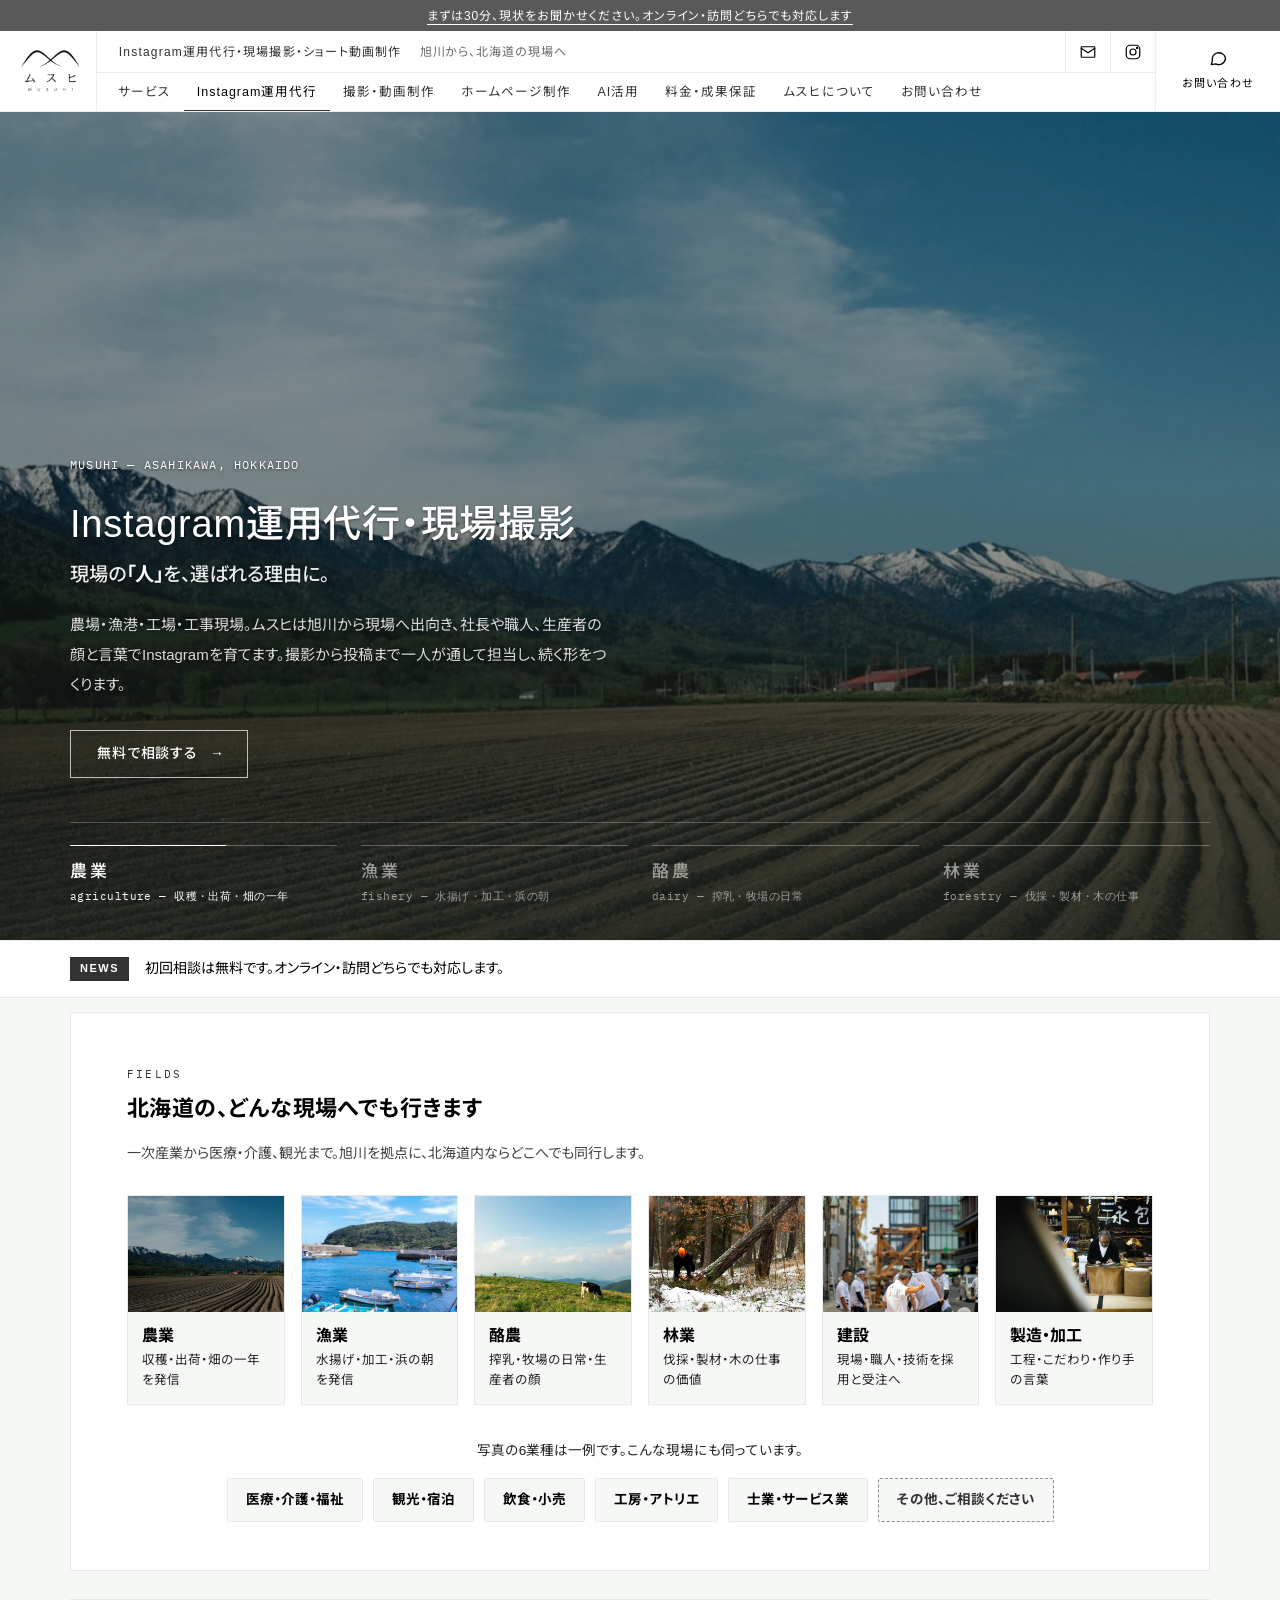
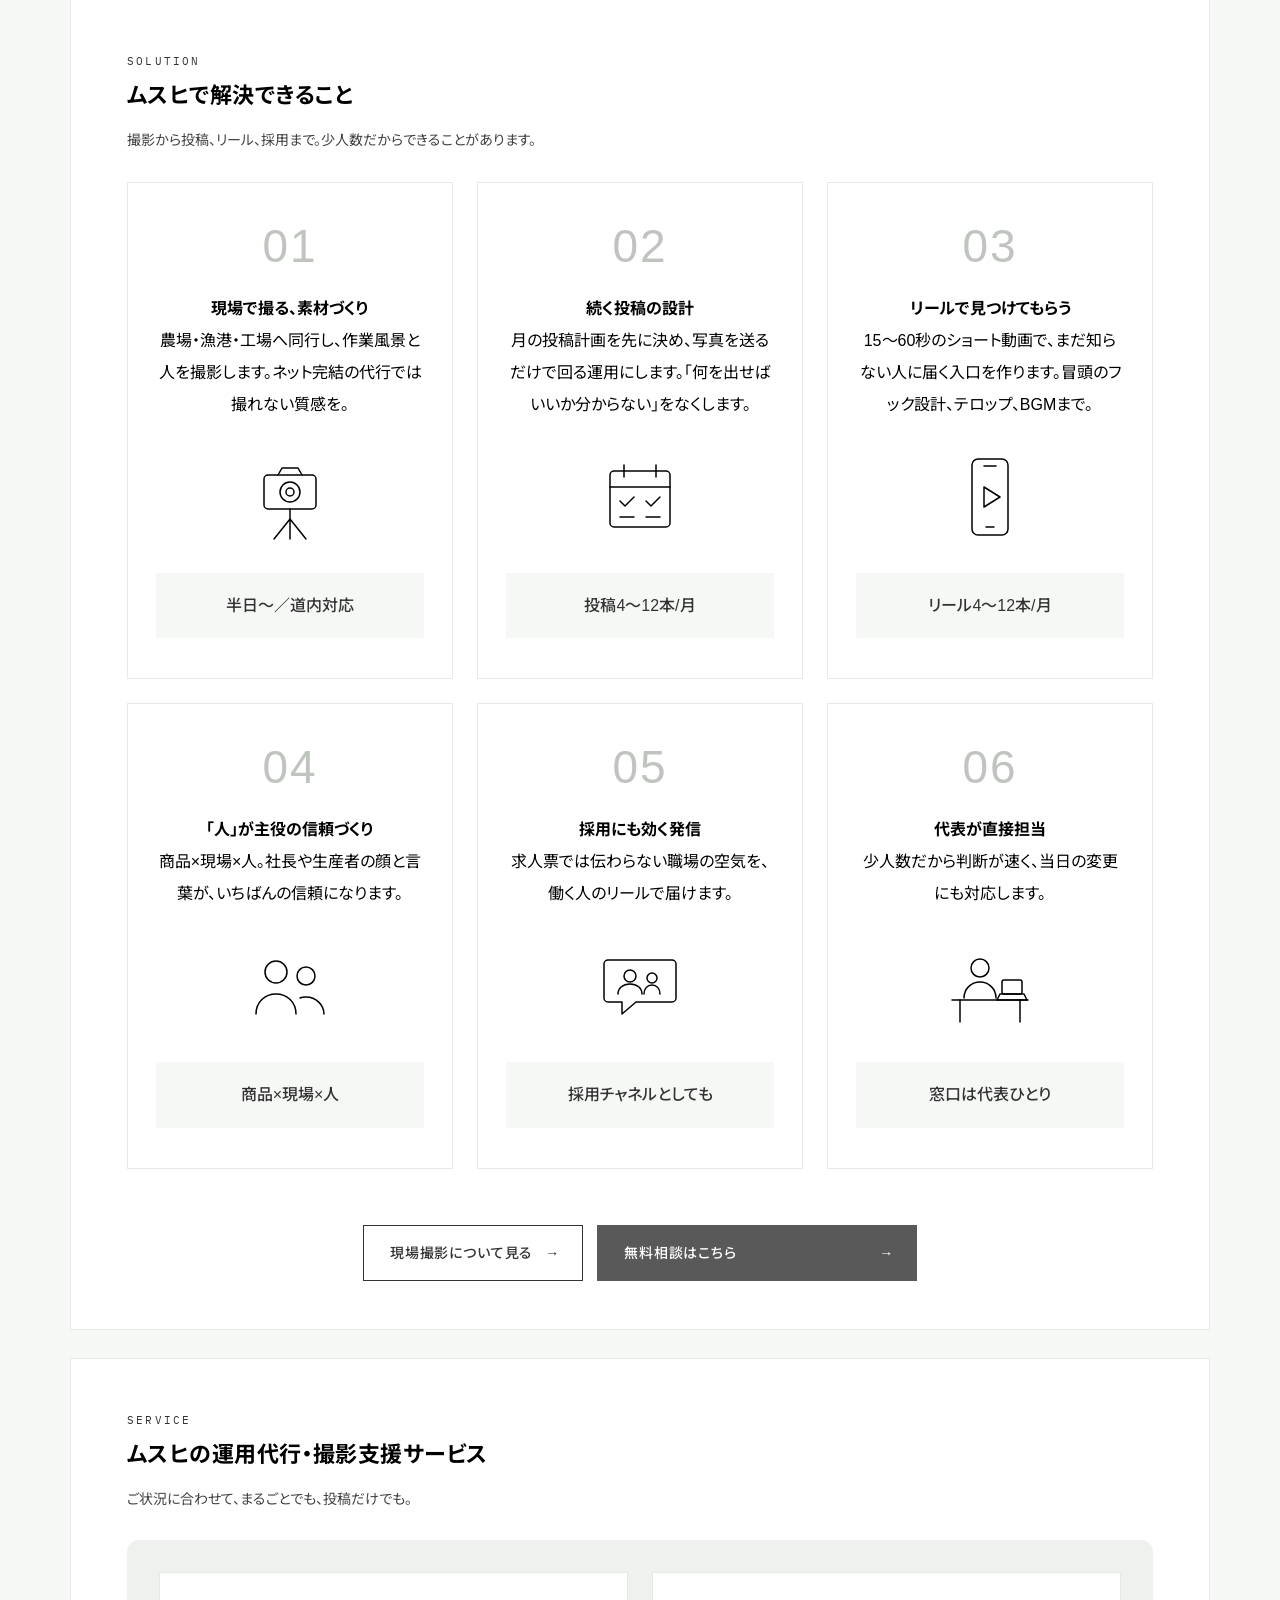
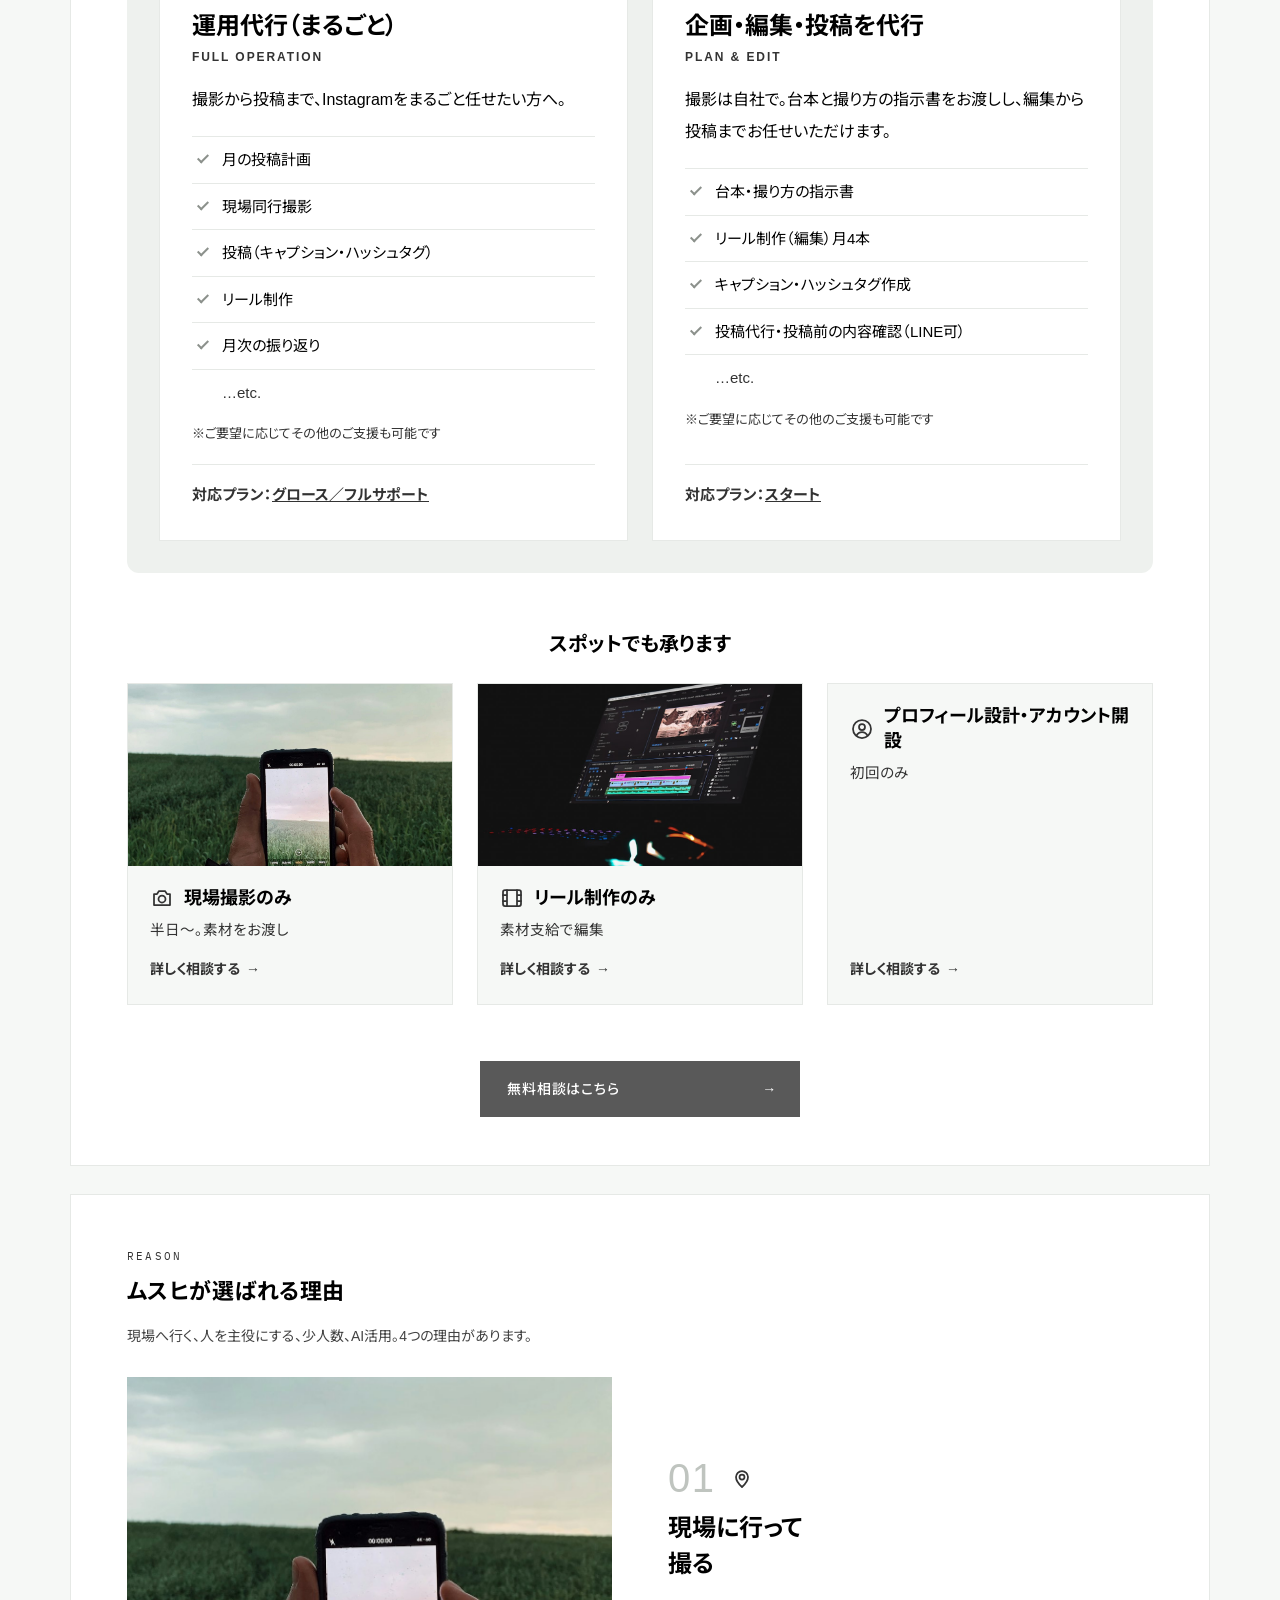
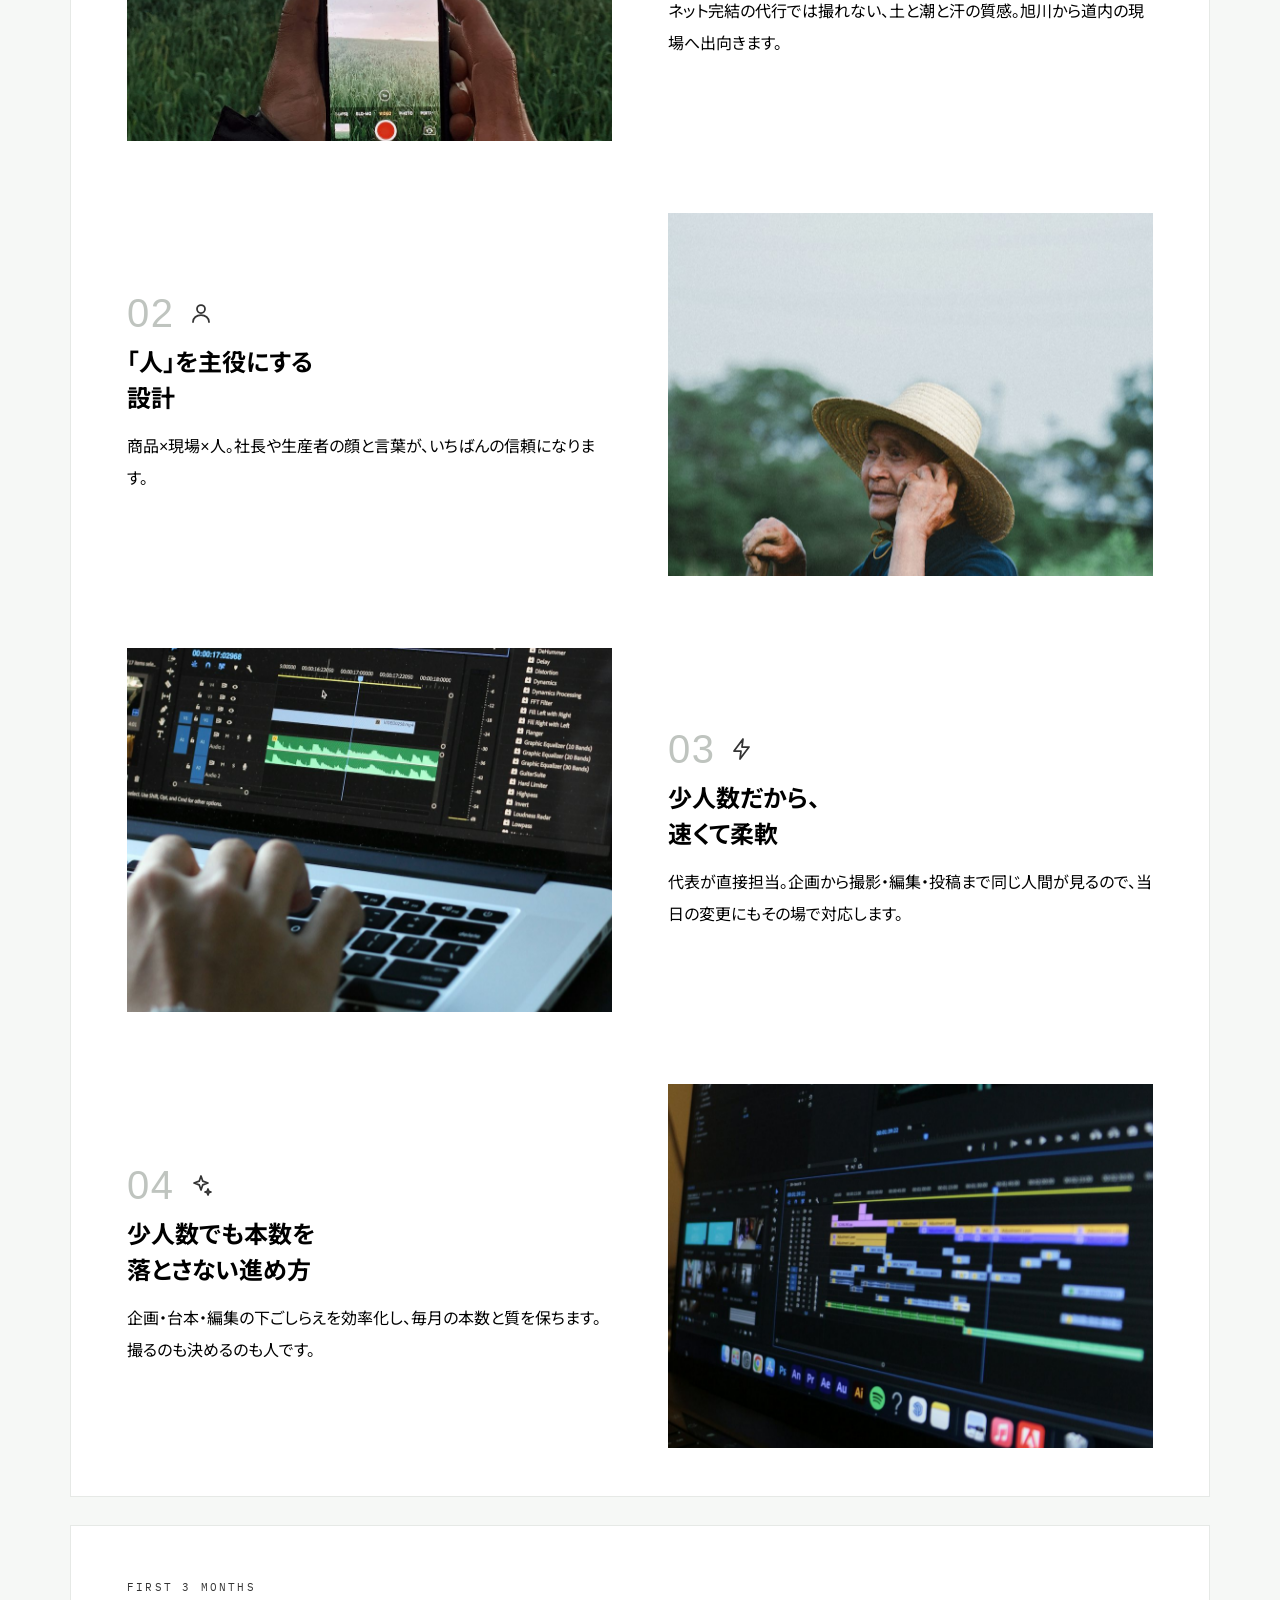
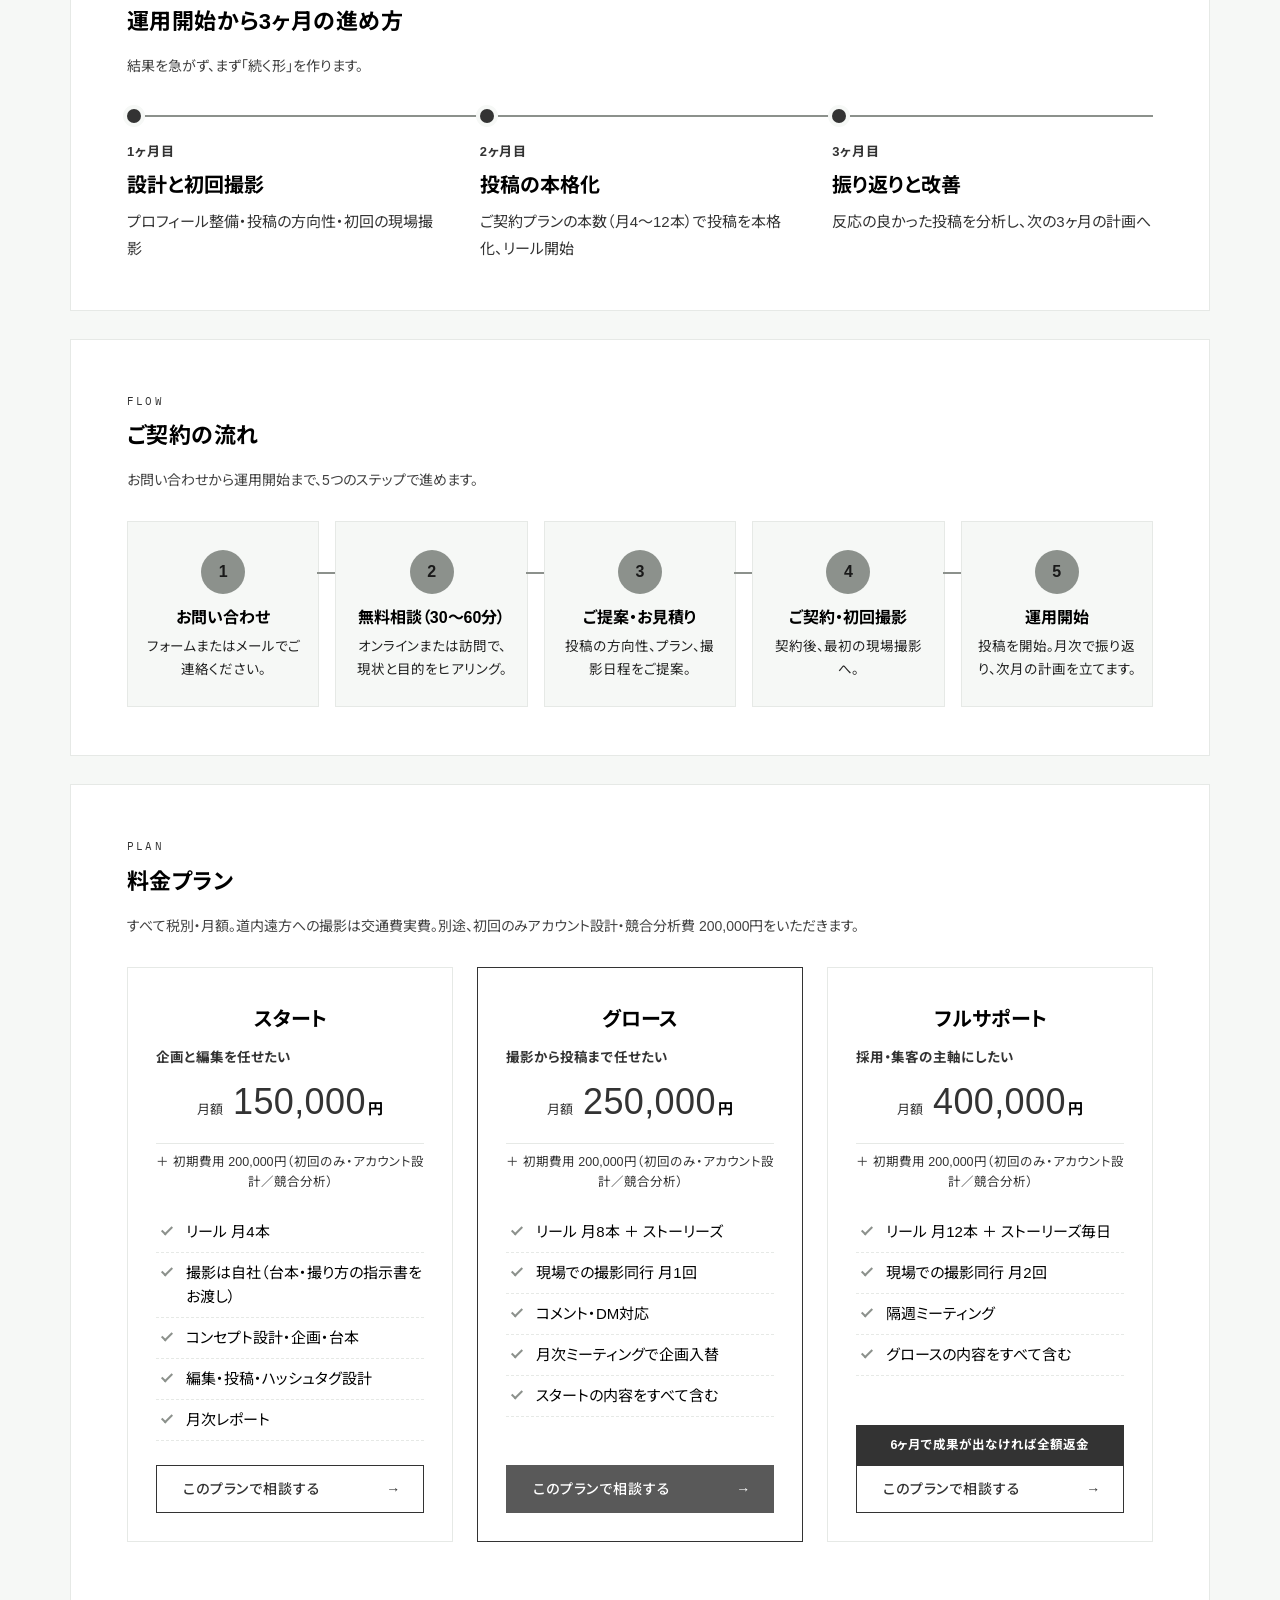
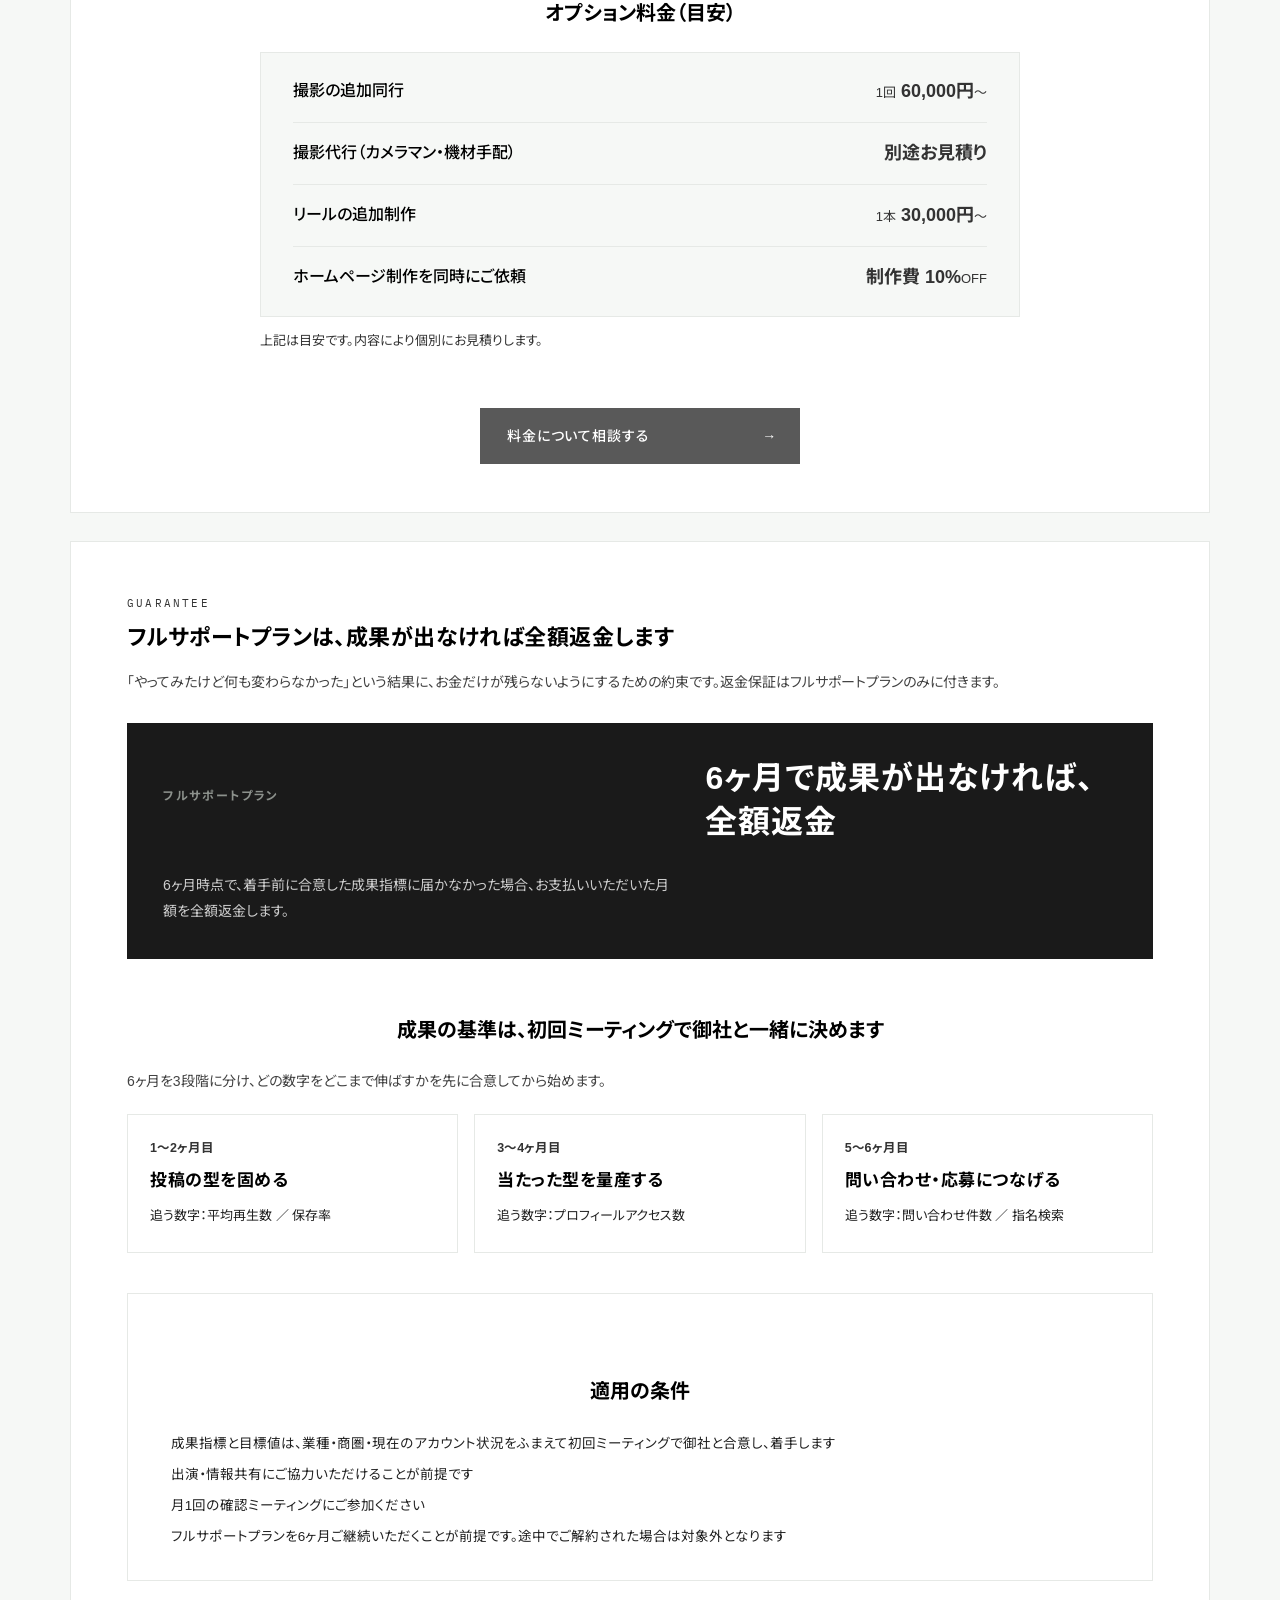
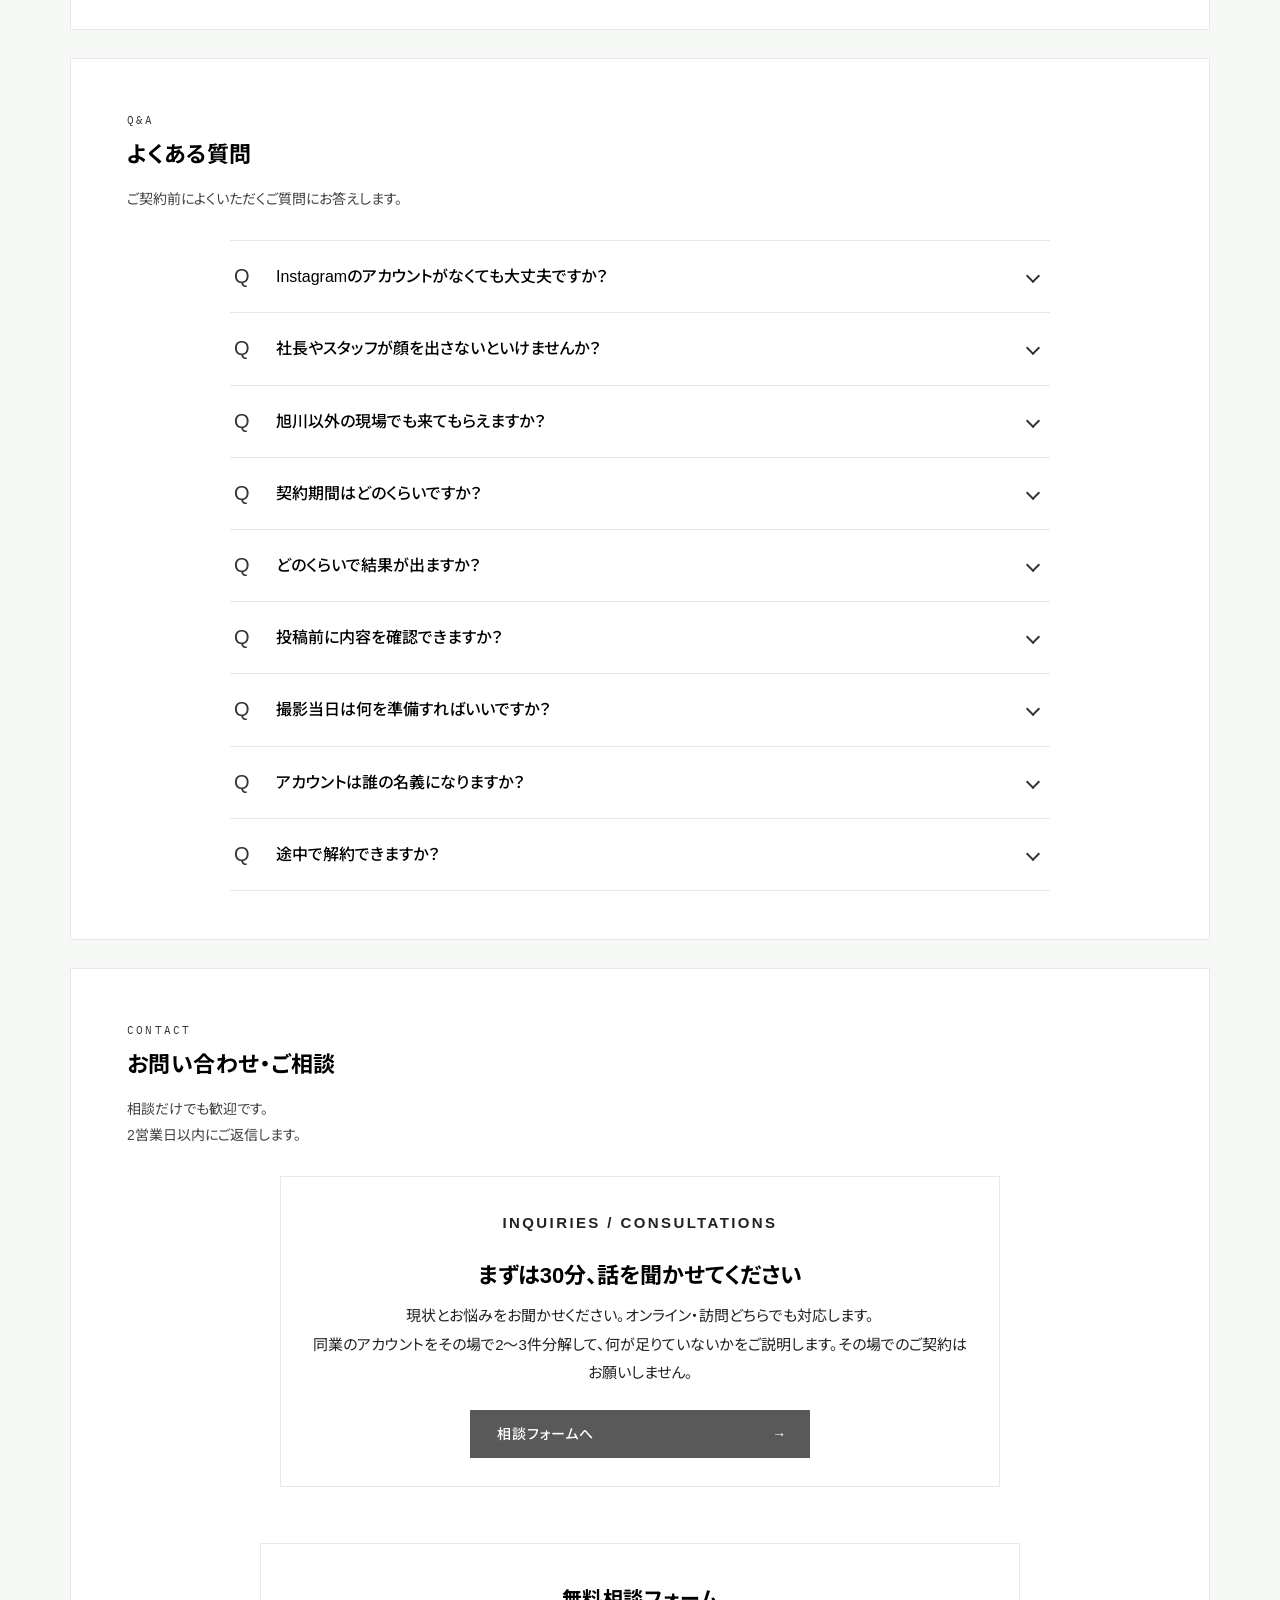
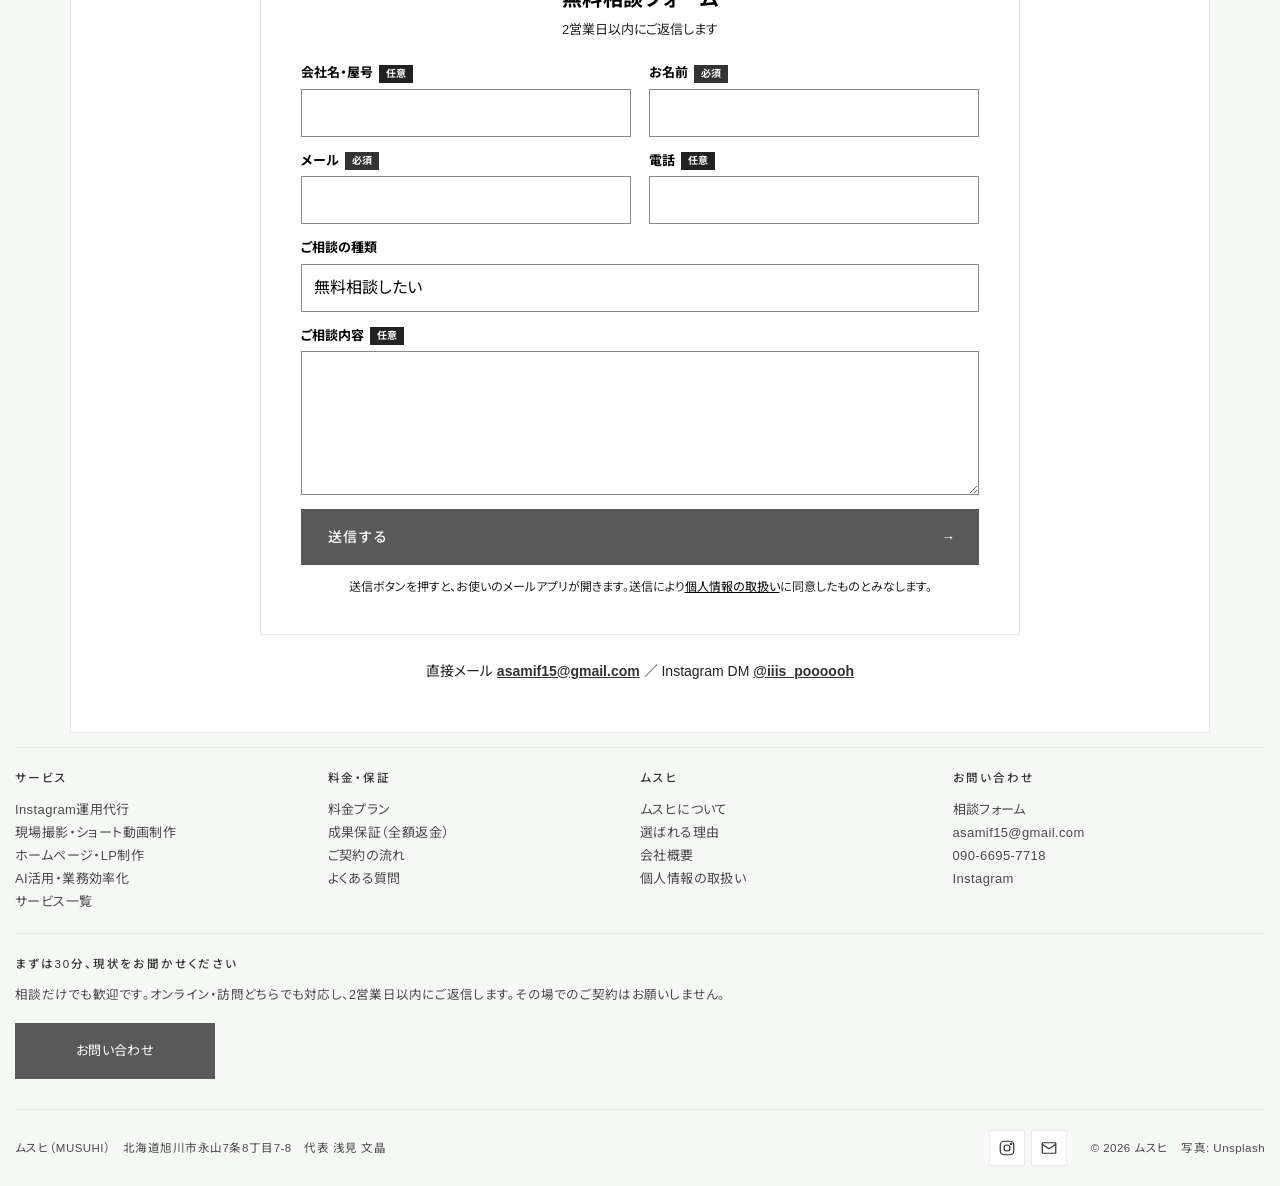
<file: company/service/sns/index.html>
<!doctype html>
<html lang="ja">
<head>
<meta charset="utf-8">
<title>Instagram運用代行 ｜ ムスヒ（旭川）</title>
<meta name="viewport" content="width=device-width, initial-scale=1">
<meta name="description" content="旭川発。農場・漁港・工場・工事現場へ出向いて撮る Instagram運用代行。現場の「人」を、選ばれる理由に。月額150,000円〜、フルサポートは全額返金保証つき。">
<link rel="icon" href="../../img/logo.png" type="image/png">
<link rel="stylesheet" href="../../assets/site.css">
<link rel="canonical" href="https://nakajimaakimasa-cpu.github.io/musuhi-lab/company/service/sns/">
</head>
<body>
<a class="skip" href="#main">本文へスキップ</a>
<div class="announce"><a href="../../contact/"><u>まずは30分、現状をお聞かせください<span class="announce-more">。オンライン・訪問どちらでも対応します</span></u></a></div>
<header class="site-header lh">
  <button class="nav-toggle" type="button" aria-expanded="false" aria-controls="site-nav" aria-label="メニューを開く">
    <span class="bar"></span><span class="bar"></span><span class="bar"></span>
  </button>
  <a class="lh-logo" href="../../" aria-label="ムスヒ トップへ">
    <img src="../../img/logo.png" alt="ムスヒ MUSUHI" width="720" height="509">
  </a>
  <div class="lh-inner">
    <div class="lh-row1">
      <p class="lh-tag"><span class="lh-tag-main">Instagram運用代行・現場撮影・ショート動画制作</span><span class="lh-tag-sub">旭川から、北海道の現場へ</span></p>
      <div class="lh-actions">
        <a class="lh-icon" href="mailto:asamif15@gmail.com" aria-label="メールで問い合わせる">
          <svg width="18" height="18" viewBox="0 0 24 24" fill="none" stroke="currentColor" stroke-width="1.6" stroke-linecap="round" stroke-linejoin="round" aria-hidden="true" focusable="false"><rect x="3" y="5" width="18" height="14" rx="1"/><path d="M3 7l9 6 9-6"/></svg>
        </a>
        <a class="lh-icon" href="https://www.instagram.com/iiis_poooooh/" target="_blank" rel="noopener" aria-label="Instagram @iiis_poooooh（新しいタブで開く）">
          <svg width="18" height="18" viewBox="0 0 24 24" fill="none" stroke="currentColor" stroke-width="1.6" stroke-linecap="round" stroke-linejoin="round" aria-hidden="true" focusable="false"><rect x="3" y="3" width="18" height="18" rx="5"/><circle cx="12" cy="12" r="4"/><circle cx="17.5" cy="6.5" r=".8" fill="currentColor"/></svg>
        </a>
      </div>
    </div>
    <nav class="site-nav lh-nav" id="site-nav" aria-label="メインナビゲーション">
      <ul class="nav-list">
        <li><a href="../../service/">サービス</a></li>
        <li><a href="../../service/sns/" aria-current="page">Instagram運用代行</a></li>
        <li><a href="../../service/filming/">撮影・動画制作</a></li>
        <li><a href="../../service/web/">ホームページ制作</a></li>
        <li><a href="../../service/ai/">AI活用</a></li>
        <li><a href="../../price/">料金・成果保証</a></li>
        <li><a href="../../about/">ムスヒについて</a></li>
        <li><a href="../../contact/">お問い合わせ</a></li>
      </ul>
    </nav>
  </div>
  <a class="lh-contact" href="../../contact/" data-contact>
    <svg width="20" height="20" viewBox="0 0 24 24" fill="none" stroke="currentColor" stroke-width="1.6" stroke-linecap="round" stroke-linejoin="round" aria-hidden="true" focusable="false"><path d="M21 12a8 8 0 0 1-11.6 7.1L4 20l1.1-4.2A8 8 0 1 1 21 12z"/></svg>
    <span>お問い合わせ</span>
  </a>
</header>


<main id="main" tabindex="-1">


  <!-- 1. HERO -->
  <!-- 写真を画面いっぱいに敷き、文字は左下に少し。下端の業種キャプションが写真の切替と連動し、押すと切り替わる -->
  <section id="hero" class="hero hero-quiet" aria-labelledby="sns-title">
    <div class="hero-bg" aria-hidden="true">
      <img class="hero-slide is-active" src="../../img/farm.jpg" alt="" width="1200" height="800" loading="eager" fetchpriority="high">
      <img class="hero-slide" src="../../img/fishing.jpg" alt="" width="1200" height="800" loading="lazy">
      <img class="hero-slide" src="../../img/dairy.jpg" alt="" width="1200" height="800" loading="lazy">
      <img class="hero-slide" src="../../img/forestry.jpg" alt="" width="1200" height="800" loading="lazy">
    </div>
    <div class="container hero-quiet-inner">
      <div class="hero-copy">
        <p class="hero-eyebrow" lang="en">Musuhi — Asahikawa, Hokkaido</p>
        <h1 id="sns-title">Instagram運用代行・現場撮影</h1>
        <p class="hero-sub">現場の<b>「人」</b>を、選ばれる理由に。</p>
        <p class="lead">農場・漁港・工場・工事現場。ムスヒは旭川から現場へ出向き、社長や職人、生産者の顔と言葉でInstagramを育てます。撮影から投稿まで一人が通して担当し、続く形をつくります。</p>
        <a class="btn btn-ghost" href="#contact">無料で相談する<span class="arrow" aria-hidden="true">→</span></a>
      </div>
      <ol class="hero-captions" aria-label="写真の業種">
        <li><button type="button" data-slide="0" aria-pressed="true"><span class="cap-ja">農業</span><span class="cap-en">agriculture — 収穫・出荷・畑の一年</span></button></li>
        <li><button type="button" data-slide="1" aria-pressed="false"><span class="cap-ja">漁業</span><span class="cap-en">fishery — 水揚げ・加工・浜の朝</span></button></li>
        <li><button type="button" data-slide="2" aria-pressed="false"><span class="cap-ja">酪農</span><span class="cap-en">dairy — 搾乳・牧場の日常</span></button></li>
        <li><button type="button" data-slide="3" aria-pressed="false"><span class="cap-ja">林業</span><span class="cap-en">forestry — 伐採・製材・木の仕事</span></button></li>
      </ol>
    </div>
  </section>


  <!-- 2. NEWS -->
  <div class="news-bar" aria-label="お知らせ">
    <div class="container news-inner">
      <span class="news-chip">NEWS</span>
      <p>初回相談は無料です。オンライン・訪問どちらでも対応します。</p>
    </div>
  </div>

  <!-- 3. FIELDS -->
  <section id="fields" class="section band-gray" aria-labelledby="fields-title">
    <div class="container">
      <div class="section-head">
        <p class="label" lang="en">Fields</p>
        <h2 id="fields-title">北海道の、どんな現場へでも行きます</h2>
        <p class="section-note">一次産業から医療・介護、観光まで。旭川を拠点に、北海道内ならどこへでも同行します。</p>
      </div>
      <ul class="field-row">
        <li class="field-card">
          <figure class="field-photo"><img src="../../img/farm.jpg" alt="畑と山の風景" width="1200" height="800" loading="lazy"></figure>
          <div class="field-body"><h3>農業</h3><p>収穫・出荷・畑の一年を発信</p></div>
        </li>
        <li class="field-card">
          <figure class="field-photo"><img src="../../img/fishing.jpg" alt="沖へ向かう漁船" width="1200" height="554" loading="lazy"></figure>
          <div class="field-body"><h3>漁業</h3><p>水揚げ・加工・浜の朝を発信</p></div>
        </li>
        <li class="field-card">
          <figure class="field-photo"><img src="../../img/dairy.jpg" alt="牧場の牛" width="1200" height="800" loading="lazy"></figure>
          <div class="field-body"><h3>酪農</h3><p>搾乳・牧場の日常・生産者の顔</p></div>
        </li>
        <li class="field-card">
          <figure class="field-photo"><img src="../../img/forestry.jpg" alt="森林と木材" width="1200" height="1800" loading="lazy"></figure>
          <div class="field-body"><h3>林業</h3><p>伐採・製材・木の仕事の価値</p></div>
        </li>
        <li class="field-card">
          <figure class="field-photo"><img src="../../img/construction.jpg" alt="建設現場" width="1200" height="1800" loading="lazy"></figure>
          <div class="field-body"><h3>建設</h3><p>現場・職人・技術を採用と受注へ</p></div>
        </li>
        <li class="field-card">
          <figure class="field-photo"><img src="../../img/workshop.jpg" alt="工房で作業する職人の手元" width="1200" height="800" loading="lazy"></figure>
          <div class="field-body"><h3>製造・加工</h3><p>工程・こだわり・作り手の言葉</p></div>
        </li>
      </ul>
          <div class="field-more">
            <p class="field-more-lead">写真の6業種は一例です。こんな現場にも伺っています。</p>
            <ul class="field-chips">
              <li>医療・介護・福祉</li>
              <li>観光・宿泊</li>
              <li>飲食・小売</li>
              <li>工房・アトリエ</li>
              <li>士業・サービス業</li>
              <li>その他、ご相談ください</li>
            </ul>
          </div>
    </div>
  </section>

  <!-- 4. SOLUTION -->
  <section id="solutions" class="section" aria-labelledby="solutions-title">
    <div class="container">
      <div class="section-head">
        <p class="label" lang="en">Solution</p>
        <h2 id="solutions-title">ムスヒで解決できること</h2>
        <p class="section-note">撮影から投稿、リール、採用まで。少人数だからできることがあります。</p>
      </div>
      <ol class="sol-grid">
        <li class="sol-card">
          <span class="sol-num" aria-hidden="true">01</span>
          <div class="sol-text">
            <h3>現場で撮る、素材づくり</h3>
            <p>農場・漁港・工場へ同行し、作業風景と人を撮影します。ネット完結の代行では撮れない質感を。</p>
          </div>
          <span class="sol-icon" aria-hidden="true"><svg viewBox="0 0 96 96" fill="none" stroke="currentColor" stroke-width="1.5" stroke-linecap="round" stroke-linejoin="round" focusable="false"><rect x="22" y="26" width="52" height="34" rx="4"/><circle cx="48" cy="43" r="10"/><circle cx="48" cy="43" r="4"/><path d="M36 26l4-7h16l4 7"/><path d="M48 60v10"/><path d="M48 70l-16 20M48 70l16 20M48 70v20"/></svg></span>
          <p class="sol-fact">半日〜／道内対応</p>
        </li>
        <li class="sol-card">
          <span class="sol-num" aria-hidden="true">02</span>
          <div class="sol-text">
            <h3>続く投稿の設計</h3>
            <p>月の投稿計画を先に決め、写真を送るだけで回る運用にします。「何を出せばいいか分からない」をなくします。</p>
          </div>
          <span class="sol-icon" aria-hidden="true"><svg viewBox="0 0 96 96" fill="none" stroke="currentColor" stroke-width="1.5" stroke-linecap="round" stroke-linejoin="round" focusable="false"><rect x="18" y="22" width="60" height="56" rx="4"/><path d="M18 38h60"/><path d="M32 16v12M64 16v12"/><path d="M28 52l5 5 9-9"/><path d="M54 52l5 5 9-9"/><path d="M28 68h14M54 68h14"/></svg></span>
          <p class="sol-fact">投稿4〜12本/月</p>
        </li>
        <li class="sol-card">
          <span class="sol-num" aria-hidden="true">03</span>
          <div class="sol-text">
            <h3>リールで見つけてもらう</h3>
            <p>15〜60秒のショート動画で、まだ知らない人に届く入口を作ります。冒頭のフック設計、テロップ、BGMまで。</p>
          </div>
          <span class="sol-icon" aria-hidden="true"><svg viewBox="0 0 96 96" fill="none" stroke="currentColor" stroke-width="1.5" stroke-linecap="round" stroke-linejoin="round" focusable="false"><rect x="30" y="10" width="36" height="76" rx="6"/><path d="M42 17h12"/><path d="M42 38l16 10-16 10z"/><path d="M44 78h8"/></svg></span>
          <p class="sol-fact">リール4〜12本/月</p>
        </li>
        <li class="sol-card">
          <span class="sol-num" aria-hidden="true">04</span>
          <div class="sol-text">
            <h3>「人」が主役の信頼づくり</h3>
            <p>商品×現場×人。社長や生産者の顔と言葉が、いちばんの信頼になります。</p>
          </div>
          <span class="sol-icon" aria-hidden="true"><svg viewBox="0 0 96 96" fill="none" stroke="currentColor" stroke-width="1.5" stroke-linecap="round" stroke-linejoin="round" focusable="false"><circle cx="34" cy="34" r="11"/><path d="M14 76c0-12 9-20 20-20s20 8 20 20"/><circle cx="64" cy="38" r="9"/><path d="M58 60c2-1 4-1 6-1 10 0 18 8 18 17"/></svg></span>
          <p class="sol-fact">商品×現場×人</p>
        </li>
        <li class="sol-card">
          <span class="sol-num" aria-hidden="true">05</span>
          <div class="sol-text">
            <h3>採用にも効く発信</h3>
            <p>求人票では伝わらない職場の空気を、働く人のリールで届けます。</p>
          </div>
          <span class="sol-icon" aria-hidden="true"><svg viewBox="0 0 96 96" fill="none" stroke="currentColor" stroke-width="1.5" stroke-linecap="round" stroke-linejoin="round" focusable="false"><path d="M16 22h64a4 4 0 0 1 4 4v34a4 4 0 0 1-4 4H44l-14 12v-12H16a4 4 0 0 1-4-4V26a4 4 0 0 1 4-4z"/><circle cx="38" cy="38" r="6"/><path d="M26 56c0-6 5-10 12-10s12 4 12 10"/><circle cx="60" cy="40" r="5"/><path d="M52 56c0-5 3-9 8-9s8 4 8 9"/></svg></span>
          <p class="sol-fact">採用チャネルとしても</p>
        </li>
        <li class="sol-card">
          <span class="sol-num" aria-hidden="true">06</span>
          <div class="sol-text">
            <h3>代表が直接担当</h3>
            <p>少人数だから判断が速く、当日の変更にも対応します。</p>
          </div>
          <span class="sol-icon" aria-hidden="true"><svg viewBox="0 0 96 96" fill="none" stroke="currentColor" stroke-width="1.5" stroke-linecap="round" stroke-linejoin="round" focusable="false"><circle cx="38" cy="30" r="9"/><path d="M22 60c0-9 7-16 16-16s16 7 16 16"/><rect x="60" y="42" width="20" height="14" rx="2"/><path d="M58 56h24l3 6H55z"/><path d="M10 62h76"/><path d="M18 62v22M78 62v22"/></svg></span>
          <p class="sol-fact">窓口は代表ひとり</p>
        </li>
      </ol>
      <div class="section-cta section-cta-pair">
            <a class="btn btn-line btn-lg" href="../../service/filming/">現場撮影について見る<span class="arrow" aria-hidden="true">→</span></a>
            <a class="btn btn-fill btn-lg btn-cta" href="#contact">無料相談はこちら<span class="arrow" aria-hidden="true">→</span></a>
          </div>
    </div>
  </section>

  <!-- 6. SERVICE -->
  <section id="services" class="section" aria-labelledby="services-title">
    <div class="container">
      <div class="section-head">
        <p class="label" lang="en">Service</p>
        <h2 id="services-title">ムスヒの運用代行・撮影支援サービス</h2>
        <p class="section-note">ご状況に合わせて、まるごとでも、投稿だけでも。</p>
      </div>
      <div class="service-panel">
        <article class="service-card">
          <h3>運用代行（まるごと）</h3>
          <p class="service-en" lang="en">FULL OPERATION</p>
          <p class="service-desc">撮影から投稿まで、Instagramをまるごと任せたい方へ。</p>
          <ul class="checklist">
            <li>月の投稿計画</li>
            <li>現場同行撮影</li>
            <li>投稿（キャプション・ハッシュタグ）</li>
            <li>リール制作</li>
            <li>月次の振り返り</li>
            <li class="etc">…etc.</li>
          </ul>
          <p class="service-note">※ご要望に応じてその他のご支援も可能です</p>
          <p class="service-plan">対応プラン：<a href="#pricing">グロース／フルサポート</a></p>
        </article>
        <article class="service-card">
          <h3>企画・編集・投稿を代行</h3>
          <p class="service-en" lang="en">PLAN &amp; EDIT</p>
          <p class="service-desc">撮影は自社で。台本と撮り方の指示書をお渡しし、編集から投稿までお任せいただけます。</p>
          <ul class="checklist">
            <li>台本・撮り方の指示書</li>
            <li>リール制作（編集）月4本</li>
            <li>キャプション・ハッシュタグ作成</li>
            <li>投稿代行・投稿前の内容確認（LINE可）</li>
            <li class="etc">…etc.</li>
          </ul>
          <p class="service-note">※ご要望に応じてその他のご支援も可能です</p>
          <p class="service-plan">対応プラン：<a href="#pricing">スタート</a></p>
        </article>
      </div>
      <h3 class="sub-head">スポットでも承ります</h3>
      <ul class="spot-grid">
        <li class="spot-card">
          <figure class="spot-photo"><img src="../../img/r1_filming.jpg" alt="スマートフォンで畑を撮影しているところ" width="1200" height="1600" loading="lazy"></figure>
          <div class="spot-body">
            <div class="spot-title">
              <span class="spot-icon" aria-hidden="true"><svg width="24" height="24" viewBox="0 0 24 24" fill="none" stroke="currentColor" stroke-width="1.75" stroke-linecap="round" stroke-linejoin="round" focusable="false"><path d="M4 8h3l2-3h6l2 3h3v11H4z"/><circle cx="12" cy="13" r="3.5"/></svg></span>
              <h4>現場撮影のみ</h4>
            </div>
            <p>半日〜。素材をお渡し</p>
            <a class="text-link" href="#contact">詳しく相談する<span aria-hidden="true">→</span></a>
          </div>
        </li>
        <li class="spot-card">
          <figure class="spot-photo"><img src="../../img/spot_reel.jpg" alt="動画編集ソフトで編集中の画面" width="1000" height="667" loading="lazy"></figure>
          <div class="spot-body">
            <div class="spot-title">
              <span class="spot-icon" aria-hidden="true"><svg width="24" height="24" viewBox="0 0 24 24" fill="none" stroke="currentColor" stroke-width="1.75" stroke-linecap="round" stroke-linejoin="round" focusable="false"><rect x="3" y="4" width="18" height="16" rx="2"/><path d="M7 4v16M17 4v16M3 9h4M3 15h4M17 9h4M17 15h4"/></svg></span>
              <h4>リール制作のみ</h4>
            </div>
            <p>素材支給で編集</p>
            <a class="text-link" href="#contact">詳しく相談する<span aria-hidden="true">→</span></a>
          </div>
        </li>
        <li class="spot-card">
          <div class="spot-body">
            <div class="spot-title">
              <span class="spot-icon" aria-hidden="true"><svg width="24" height="24" viewBox="0 0 24 24" fill="none" stroke="currentColor" stroke-width="1.75" stroke-linecap="round" stroke-linejoin="round" focusable="false"><circle cx="12" cy="12" r="9"/><circle cx="12" cy="10" r="3"/><path d="M6.5 18.5c1.2-2.3 3.2-3.5 5.5-3.5s4.3 1.2 5.5 3.5"/></svg></span>
              <h4>プロフィール設計・アカウント開設</h4>
            </div>
            <p>初回のみ</p>
            <a class="text-link" href="#contact">詳しく相談する<span aria-hidden="true">→</span></a>
          </div>
        </li>
      </ul>
      <div class="section-cta">
        <a class="btn btn-fill btn-lg btn-cta" href="#contact">無料相談はこちら<span class="arrow" aria-hidden="true">→</span></a>
      </div>
    </div>
  </section>

  <!-- 7. REASON -->
  <section id="reasons" class="section band-gray" aria-labelledby="reasons-title">
    <div class="container">
      <div class="section-head">
        <p class="label" lang="en">Reason</p>
        <h2 id="reasons-title">ムスヒが選ばれる理由</h2>
        <p class="section-note">現場へ行く、人を主役にする、少人数、AI活用。4つの理由があります。</p>
      </div>
      <ol class="reason-list">
        <li class="reason">
          <figure class="reason-photo"><img src="../../img/r1_filming.jpg" alt="現場でスマートフォンを構え、畑を撮影しているところ" width="1200" height="1600" loading="lazy"></figure>
          <div class="reason-body">
            <div class="reason-meta">
              <span class="reason-num" aria-hidden="true">01</span>
              <span class="reason-icon" aria-hidden="true"><svg width="24" height="24" viewBox="0 0 24 24" fill="none" stroke="currentColor" stroke-width="1.75" stroke-linecap="round" stroke-linejoin="round" focusable="false"><path d="M12 21s-6-5.3-6-10a6 6 0 0 1 12 0c0 4.7-6 10-6 10z"/><circle cx="12" cy="11" r="2.5"/></svg></span>
            </div>
            <h3>現場に行って<br>撮る</h3>
            <p>ネット完結の代行では撮れない、土と潮と汗の質感。旭川から道内の現場へ出向きます。</p>
          </div>
        </li>
        <li class="reason">
          <figure class="reason-photo"><img src="../../img/r2_person.jpg" alt="麦わら帽子の生産者が畑で電話をしている" width="1200" height="1800" loading="lazy" style="object-position:center 12%"></figure>
          <div class="reason-body">
            <div class="reason-meta">
              <span class="reason-num" aria-hidden="true">02</span>
              <span class="reason-icon" aria-hidden="true"><svg width="24" height="24" viewBox="0 0 24 24" fill="none" stroke="currentColor" stroke-width="1.75" stroke-linecap="round" stroke-linejoin="round" focusable="false"><circle cx="12" cy="8" r="4"/><path d="M4 21c0-4 3.6-7 8-7s8 3 8 7"/></svg></span>
            </div>
            <h3>「人」を主役にする<br>設計</h3>
            <p>商品×現場×人。社長や生産者の顔と言葉が、いちばんの信頼になります。</p>
          </div>
        </li>
        <li class="reason">
          <figure class="reason-photo"><img src="../../img/r3_direct.jpg" alt="ノートパソコンで動画を編集している手元" width="1200" height="1800" loading="lazy"></figure>
          <div class="reason-body">
            <div class="reason-meta">
              <span class="reason-num" aria-hidden="true">03</span>
              <span class="reason-icon" aria-hidden="true"><svg width="24" height="24" viewBox="0 0 24 24" fill="none" stroke="currentColor" stroke-width="1.75" stroke-linecap="round" stroke-linejoin="round" focusable="false"><path d="M13 2 4 14h7l-1 8 9-12h-7z"/></svg></span>
            </div>
            <h3>少人数だから、<br>速くて柔軟</h3>
            <p>代表が直接担当。企画から撮影・編集・投稿まで同じ人間が見るので、当日の変更にもその場で対応します。</p>
          </div>
        </li>
        <li class="reason">
          <figure class="reason-photo"><img src="../../img/r4_editing.jpg" alt="動画編集ソフトのタイムライン画面" width="1200" height="1800" loading="lazy"></figure>
          <div class="reason-body">
            <div class="reason-meta">
              <span class="reason-num" aria-hidden="true">04</span>
              <span class="reason-icon" aria-hidden="true"><svg width="24" height="24" viewBox="0 0 24 24" fill="none" stroke="currentColor" stroke-width="1.75" stroke-linecap="round" stroke-linejoin="round" focusable="false"><path d="M12 3l1.8 5.2L19 10l-5.2 1.8L12 17l-1.8-5.2L5 10l5.2-1.8z"/><path d="M19 16l.8 2.2L22 19l-2.2.8L19 22l-.8-2.2L16 19l2.2-.8z"/></svg></span>
            </div>
            <h3>少人数でも本数を<br>落とさない進め方</h3>
            <p>企画・台本・編集の下ごしらえを効率化し、毎月の本数と質を保ちます。撮るのも決めるのも人です。</p>
          </div>
        </li>
      </ol>
    </div>
  </section>

  <!-- 8. FIRST 3 MONTHS -->
  <section id="timeline" class="section" aria-labelledby="timeline-title">
    <div class="container">
      <div class="section-head">
        <p class="label" lang="en">First 3 Months</p>
        <h2 id="timeline-title">運用開始から3ヶ月の進め方</h2>
        <p class="section-note">結果を急がず、まず「続く形」を作ります。</p>
      </div>
      <ol class="timeline">
        <li class="tl-item">
          <span class="tl-month">1ヶ月目</span>
          <h3>設計と初回撮影</h3>
          <p>プロフィール整備・投稿の方向性・初回の現場撮影</p>
        </li>
        <li class="tl-item">
          <span class="tl-month">2ヶ月目</span>
          <h3>投稿の本格化</h3>
          <p>ご契約プランの本数（月4〜12本）で投稿を本格化、リール開始</p>
        </li>
        <li class="tl-item">
          <span class="tl-month">3ヶ月目</span>
          <h3>振り返りと改善</h3>
          <p>反応の良かった投稿を分析し、次の3ヶ月の計画へ</p>
        </li>
      </ol>
    </div>
  </section>

  <!-- 9. FLOW -->
  <section id="flow" class="section band-gray" aria-labelledby="flow-title">
    <div class="container">
      <div class="section-head">
        <p class="label" lang="en">Flow</p>
        <h2 id="flow-title">ご契約の流れ</h2>
        <p class="section-note">お問い合わせから運用開始まで、5つのステップで進めます。</p>
      </div>
      <ol class="flow">
        <li class="flow-item">
          <span class="flow-num" aria-hidden="true">1</span>
          <div><h3>お問い合わせ</h3><p>フォームまたはメールでご連絡ください。</p></div>
        </li>
        <li class="flow-item">
          <span class="flow-num" aria-hidden="true">2</span>
          <div><h3>無料相談（30〜60分）</h3><p>オンラインまたは訪問で、現状と目的をヒアリング。</p></div>
        </li>
        <li class="flow-item">
          <span class="flow-num" aria-hidden="true">3</span>
          <div><h3>ご提案・お見積り</h3><p>投稿の方向性、プラン、撮影日程をご提案。</p></div>
        </li>
        <li class="flow-item">
          <span class="flow-num" aria-hidden="true">4</span>
          <div><h3>ご契約・初回撮影</h3><p>契約後、最初の現場撮影へ。</p></div>
        </li>
        <li class="flow-item">
          <span class="flow-num" aria-hidden="true">5</span>
          <div><h3>運用開始</h3><p>投稿を開始。月次で振り返り、次月の計画を立てます。</p></div>
        </li>
      </ol>
    </div>
  </section>

  <!-- 10. PLAN -->
  <section id="pricing" class="section" aria-labelledby="pricing-title">
    <div class="container">
      <div class="section-head">
        <p class="label" lang="en">Plan</p>
        <h2 id="pricing-title">料金プラン</h2>
        <p class="section-note">すべて税別・月額。道内遠方への撮影は交通費実費。別途、初回のみアカウント設計・競合分析費 200,000円をいただきます。</p>
      </div>
      <div class="plan-grid">
            <article class="plan">
              <h3>スタート</h3>
              <p class="plan-target">企画と編集を任せたい</p>
              <p class="price"><span class="price-label">月額</span> <span class="price-num">150,000</span><span class="price-unit">円</span></p>
              <p class="price-init">＋ 初期費用 200,000円（初回のみ・アカウント設計／競合分析）</p>
              <ul class="plan-list">
                <li>リール 月4本</li>
                <li>撮影は自社（台本・撮り方の指示書をお渡し）</li>
                <li>コンセプト設計・企画・台本</li>
                <li>編集・投稿・ハッシュタグ設計</li>
                <li>月次レポート</li>
              </ul>
              <a class="btn btn-line btn-block" href="#contact-form" data-plan="スタート">このプランで相談する<span class="arrow" aria-hidden="true">→</span></a>
            </article>
            <article class="plan plan-featured">
              <h3>グロース</h3>
              <p class="plan-target">撮影から投稿まで任せたい</p>
              <p class="price"><span class="price-label">月額</span> <span class="price-num">250,000</span><span class="price-unit">円</span></p>
              <p class="price-init">＋ 初期費用 200,000円（初回のみ・アカウント設計／競合分析）</p>
              <ul class="plan-list">
                <li>リール 月8本 ＋ ストーリーズ</li>
                <li>現場での撮影同行 月1回</li>
                <li>コメント・DM対応</li>
                <li>月次ミーティングで企画入替</li>
                <li>スタートの内容をすべて含む</li>
              </ul>
              <a class="btn btn-fill btn-block" href="#contact-form" data-plan="グロース">このプランで相談する<span class="arrow" aria-hidden="true">→</span></a>
            </article>
            <article class="plan">
              <h3>フルサポート</h3>
              <p class="plan-target">採用・集客の主軸にしたい</p>
              <p class="price"><span class="price-label">月額</span> <span class="price-num">400,000</span><span class="price-unit">円</span></p>
              <p class="price-init">＋ 初期費用 200,000円（初回のみ・アカウント設計／競合分析）</p>
              <ul class="plan-list">
                <li>リール 月12本 ＋ ストーリーズ毎日</li>
                <li>現場での撮影同行 月2回</li>
                <li>隔週ミーティング</li>
                <li>グロースの内容をすべて含む</li>
              </ul>
              <p class="plan-guarantee plan-guarantee-on">6ヶ月で成果が出なければ全額返金</p>
              <a class="btn btn-line btn-block" href="#contact-form" data-plan="フルサポート">このプランで相談する<span class="arrow" aria-hidden="true">→</span></a>
            </article>
          </div>
          <div class="option-wrap">
        <h3 class="sub-head">オプション料金（目安）</h3>
        <dl class="opt-list">
              <div class="opt-row"><dt>撮影の追加同行</dt><dd><small>1回</small> 60,000円<small>〜</small></dd></div>
              <div class="opt-row"><dt>撮影代行（カメラマン・機材手配）</dt><dd>別途お見積り</dd></div>
              <div class="opt-row"><dt>リールの追加制作</dt><dd><small>1本</small> 30,000円<small>〜</small></dd></div>
              <div class="opt-row"><dt>ホームページ制作を同時にご依頼</dt><dd>制作費 10%<small>OFF</small></dd></div>
            </dl>
        <p class="table-note">上記は目安です。内容により個別にお見積りします。</p>
      </div>
      <div class="section-cta">
        <a class="btn btn-fill btn-lg btn-cta" href="#contact" data-preselect-type="料金について聞きたい">料金について相談する<span class="arrow" aria-hidden="true">→</span></a>
      </div>
    </div>
  </section>

        <!-- 成果保証 -->
      <section id="guarantee" class="section band-tint" aria-labelledby="guarantee-title">
        <div class="container">
          <div class="section-head">
            <p class="label" lang="en">Guarantee</p>
            <h2 id="guarantee-title">フルサポートプランは、成果が出なければ全額返金します</h2>
            <p class="section-note">「やってみたけど何も変わらなかった」という結果に、お金だけが残らないようにするための約束です。返金保証はフルサポートプランのみに付きます。</p>
          </div>
          <div class="guarantee-band">
            <p class="gb-plan">フルサポートプラン</p>
            <p class="gb-head">6ヶ月で成果が出なければ、全額返金</p>
            <p class="gb-desc">6ヶ月時点で、着手前に合意した成果指標に届かなかった場合、お支払いいただいた月額を全額返金します。</p>
          </div>
          <h3 class="sub-head">成果の基準は、初回ミーティングで御社と一緒に決めます</h3>
          <p class="section-note ms-lead">6ヶ月を3段階に分け、どの数字をどこまで伸ばすかを先に合意してから始めます。</p>
          <ol class="ms-list">
            <li class="ms-item"><p class="ms-period">1〜2ヶ月目</p><p class="ms-goal">投稿の型を固める</p><p class="ms-metric">追う数字：平均再生数 ／ 保存率</p></li>
            <li class="ms-item"><p class="ms-period">3〜4ヶ月目</p><p class="ms-goal">当たった型を量産する</p><p class="ms-metric">追う数字：プロフィールアクセス数</p></li>
            <li class="ms-item"><p class="ms-period">5〜6ヶ月目</p><p class="ms-goal">問い合わせ・応募につなげる</p><p class="ms-metric">追う数字：問い合わせ件数 ／ 指名検索</p></li>
          </ol>
          <div class="cond-box">
            <h3 class="sub-head">適用の条件</h3>
            <ul class="cond-list">
              <li>成果指標と目標値は、業種・商圏・現在のアカウント状況をふまえて初回ミーティングで御社と合意し、着手します</li>
              <li>出演・情報共有にご協力いただけることが前提です</li>
              <li>月1回の確認ミーティングにご参加ください</li>
              <li>フルサポートプランを6ヶ月ご継続いただくことが前提です。途中でご解約された場合は対象外となります</li>
            </ul>
          </div>
        </div>
      </section>

      <!-- 11. Q&A -->
  <section id="faq" class="section band-gray" aria-labelledby="faq-title">
    <div class="container">
      <div class="section-head">
        <p class="label" lang="en">Q&amp;A</p>
        <h2 id="faq-title">よくある質問</h2>
        <p class="section-note">ご契約前によくいただくご質問にお答えします。</p>
      </div>
      <div class="faq-list">
        <details class="faq-item">
          <summary><span class="faq-q" aria-hidden="true">Q</span>Instagramのアカウントがなくても大丈夫ですか？</summary>
          <div class="faq-body"><span class="faq-a" aria-hidden="true">A</span><p>大丈夫です。アカウント開設・プロフィール設計からサポートします。</p></div>
        </details>
        <details class="faq-item">
          <summary><span class="faq-q" aria-hidden="true">Q</span>社長やスタッフが顔を出さないといけませんか？</summary>
          <div class="faq-body"><span class="faq-a" aria-hidden="true">A</span><p>顔出しなしの設計も可能です。ただし人が出る投稿の方が反応は良い傾向があるので、無理のない範囲でご相談します。</p></div>
        </details>
        <details class="faq-item">
          <summary><span class="faq-q" aria-hidden="true">Q</span>旭川以外の現場でも来てもらえますか？</summary>
          <div class="faq-body"><span class="faq-a" aria-hidden="true">A</span><p>北海道内は対応します。交通費は実費でお願いしています。</p></div>
        </details>
        <details class="faq-item">
          <summary><span class="faq-q" aria-hidden="true">Q</span>契約期間はどのくらいですか？</summary>
          <div class="faq-body"><span class="faq-a" aria-hidden="true">A</span><p>フルサポートプランは、返金保証を6ヶ月時点で判定するため、6ヶ月からのご契約となります。スタート・グロースの契約期間は、ご相談のうえ決めます。</p></div>
        </details>
        <details class="faq-item">
          <summary><span class="faq-q" aria-hidden="true">Q</span>どのくらいで結果が出ますか？</summary>
          <div class="faq-body"><span class="faq-a" aria-hidden="true">A</span><p>投稿の型が固まるまで2〜3ヶ月が目安です。数字が大きく動きはじめるのは4ヶ月目以降という想定で設計しています。目標とする数字は初回ミーティングで擦り合わせます。</p></div>
        </details>
        <details class="faq-item">
          <summary><span class="faq-q" aria-hidden="true">Q</span>投稿前に内容を確認できますか？</summary>
          <div class="faq-body"><span class="faq-a" aria-hidden="true">A</span><p>できます。投稿前にLINE等で確認いただく運用にも対応します。</p></div>
        </details>
        <details class="faq-item">
          <summary><span class="faq-q" aria-hidden="true">Q</span>撮影当日は何を準備すればいいですか？</summary>
          <div class="faq-body"><span class="faq-a" aria-hidden="true">A</span><p>特別な準備は不要です。普段どおりの作業をしていただき、その様子を撮影します。撮ってほしい場面があれば事前に教えてください。</p></div>
        </details>
        <details class="faq-item">
          <summary><span class="faq-q" aria-hidden="true">Q</span>アカウントは誰の名義になりますか？</summary>
          <div class="faq-body"><span class="faq-a" aria-hidden="true">A</span><p>お客様の名義です。ムスヒは運用を代行するだけで、アカウントはお客様のものとして残ります。</p></div>
        </details>
        <details class="faq-item">
          <summary><span class="faq-q" aria-hidden="true">Q</span>途中で解約できますか？</summary>
          <div class="faq-body"><span class="faq-a" aria-hidden="true">A</span><p>ご相談のうえ決めた契約期間の満了でご解約いただけます。フルサポートプランは返金保証の判定が6ヶ月時点のため、途中で解約された場合は保証の対象外となります。</p></div>
        </details>
      </div>
    </div>
  </section>

  <!-- 13. CONTACT -->
  <section id="contact" class="section band-tint" aria-labelledby="contact-title">
    <div class="container">
      <div class="section-head">
        <p class="label" lang="en">Contact</p>
        <h2 id="contact-title">お問い合わせ・ご相談</h2>
        <p class="section-note">相談だけでも歓迎です。<br>2営業日以内にご返信します。</p>
      </div>
      <div class="cta-grid cta-grid-single">
            <div class="cta-card">
              <p class="cta-en" lang="en">Inquiries / Consultations</p>
              <h3>まずは30分、話を聞かせてください</h3>
              <p>現状とお悩みをお聞かせください。オンライン・訪問どちらでも対応します。<br>同業のアカウントをその場で2〜3件分解して、何が足りていないかをご説明します。その場でのご契約はお願いしません。</p>
              <a class="btn btn-fill btn-block" href="#contact-form">相談フォームへ<span class="arrow" aria-hidden="true">→</span></a>
            </div>
          </div>
      <form id="contact-form" class="card-form contact-form" data-lead-form aria-labelledby="contact-form-title" novalidate action="#" method="post">
        <p class="form-title" id="contact-form-title">無料相談フォーム</p>
        <p class="form-lead">2営業日以内にご返信します</p>
        <div class="field-pair">
          <div class="field">
            <label for="c-company">会社名・屋号<span class="tag tag-opt">任意</span></label>
            <input id="c-company" name="company" type="text" autocomplete="organization">
          </div>
          <div class="field">
            <label for="c-name">お名前<span class="tag tag-req">必須</span></label>
            <input id="c-name" name="name" type="text" autocomplete="name" required aria-describedby="c-name-error">
            <p class="field-error" id="c-name-error" data-error-for="name" hidden></p>
          </div>
        </div>
        <div class="field-pair">
          <div class="field">
            <label for="c-email">メール<span class="tag tag-req">必須</span></label>
            <input id="c-email" name="email" type="email" autocomplete="email" inputmode="email" required aria-describedby="c-email-error">
            <p class="field-error" id="c-email-error" data-error-for="email" hidden></p>
          </div>
          <div class="field">
            <label for="c-tel">電話<span class="tag tag-opt">任意</span></label>
            <input id="c-tel" name="tel" type="tel" autocomplete="tel" inputmode="tel">
          </div>
        </div>
        <div class="field">
          <label for="c-type">ご相談の種類</label>
          <select id="c-type" name="type">
            <option value="無料相談したい">無料相談したい</option>
            <option value="料金について聞きたい">料金について聞きたい</option>
            <option value="その他">その他</option>
          </select>
        </div>
        <div class="field">
          <label for="c-message">ご相談内容<span class="tag tag-opt">任意</span></label>
          <textarea id="c-message" name="message" rows="5"></textarea>
        </div>
        <button class="btn btn-fill btn-block btn-lg" type="submit">送信する<span class="arrow" aria-hidden="true">→</span></button>
        <p class="form-status" role="status" aria-live="polite"></p>
        <p class="form-note">送信ボタンを押すと、お使いのメールアプリが開きます。送信により<a href="../../privacy/">個人情報の取扱い</a>に同意したものとみなします。</p>
      </form>
      <p class="contact-alt">直接メール <a href="mailto:asamif15@gmail.com">asamif15@gmail.com</a> ／ Instagram DM <a href="https://www.instagram.com/iiis_poooooh/" target="_blank" rel="noopener">@iiis_poooooh</a></p>
    </div>
  </section>

</main>

<footer class="site-footer lf">
  <div class="lf-inner">
    <div class="lf-cols">
      <div class="lf-col">
        <p class="lf-title">サービス</p>
        <ul>
          <li><a href="../../service/sns/">Instagram運用代行</a></li>
          <li><a href="../../service/filming/">現場撮影・ショート動画制作</a></li>
          <li><a href="../../service/web/">ホームページ・LP制作</a></li>
          <li><a href="../../service/ai/">AI活用・業務効率化</a></li>
          <li><a href="../../service/">サービス一覧</a></li>
        </ul>
      </div>
      <div class="lf-col">
        <p class="lf-title">料金・保証</p>
        <ul>
          <li><a href="../../price/#pricing">料金プラン</a></li>
          <li><a href="../../price/#guarantee">成果保証（全額返金）</a></li>
          <li><a href="../../price/#flow">ご契約の流れ</a></li>
          <li><a href="../../price/#faq">よくある質問</a></li>
        </ul>
      </div>
      <div class="lf-col">
        <p class="lf-title">ムスヒ</p>
        <ul>
          <li><a href="../../about/">ムスヒについて</a></li>
          <li><a href="../../about/#reasons">選ばれる理由</a></li>
          <li><a href="../../about/#company">会社概要</a></li>
          <li><a href="../../privacy/">個人情報の取扱い</a></li>
        </ul>
      </div>
      <div class="lf-col">
        <p class="lf-title">お問い合わせ</p>
        <ul>
          <li><a href="../../contact/">相談フォーム</a></li>
          <li><a href="mailto:asamif15@gmail.com">asamif15@gmail.com</a></li>
          <li><a href="tel:09066957718">090-6695-7718</a></li>
          <li><a href="https://www.instagram.com/iiis_poooooh/" target="_blank" rel="noopener">Instagram</a></li>
        </ul>
      </div>
      <div class="lf-col lf-subscribe">
        <p class="lf-title">まずは30分、現状をお聞かせください</p>
        <p class="lf-note">相談だけでも歓迎です。オンライン・訪問どちらでも対応し、2営業日以内にご返信します。その場でのご契約はお願いしません。</p>
        <a class="lbtn" href="../../contact/">お問い合わせ</a>
      </div>
    </div>
    <div class="lf-secondary">
      <p class="lf-addr">ムスヒ（MUSUHI）　北海道旭川市永山7条8丁目7-8　代表 浅見 文晶</p>
      <ul class="lf-social" aria-label="SNS">
        <li><a href="https://www.instagram.com/iiis_poooooh/" target="_blank" rel="noopener" aria-label="Instagram（新しいタブで開く）"><svg width="18" height="18" viewBox="0 0 24 24" fill="none" stroke="currentColor" stroke-width="1.6" stroke-linecap="round" stroke-linejoin="round" aria-hidden="true" focusable="false"><rect x="3" y="3" width="18" height="18" rx="5"/><circle cx="12" cy="12" r="4"/><circle cx="17.5" cy="6.5" r=".8" fill="currentColor"/></svg></a></li>
        <li><a href="mailto:asamif15@gmail.com" aria-label="メール"><svg width="18" height="18" viewBox="0 0 24 24" fill="none" stroke="currentColor" stroke-width="1.6" stroke-linecap="round" stroke-linejoin="round" aria-hidden="true" focusable="false"><rect x="3" y="5" width="18" height="14" rx="1"/><path d="M3 7l9 6 9-6"/></svg></a></li>
      </ul>
      <p class="lf-copy">© 2026 ムスヒ　写真: Unsplash</p>
    </div>
  </div>
</footer>


<script src="../../assets/site.js" defer></script>
</body>
</html>
</file>
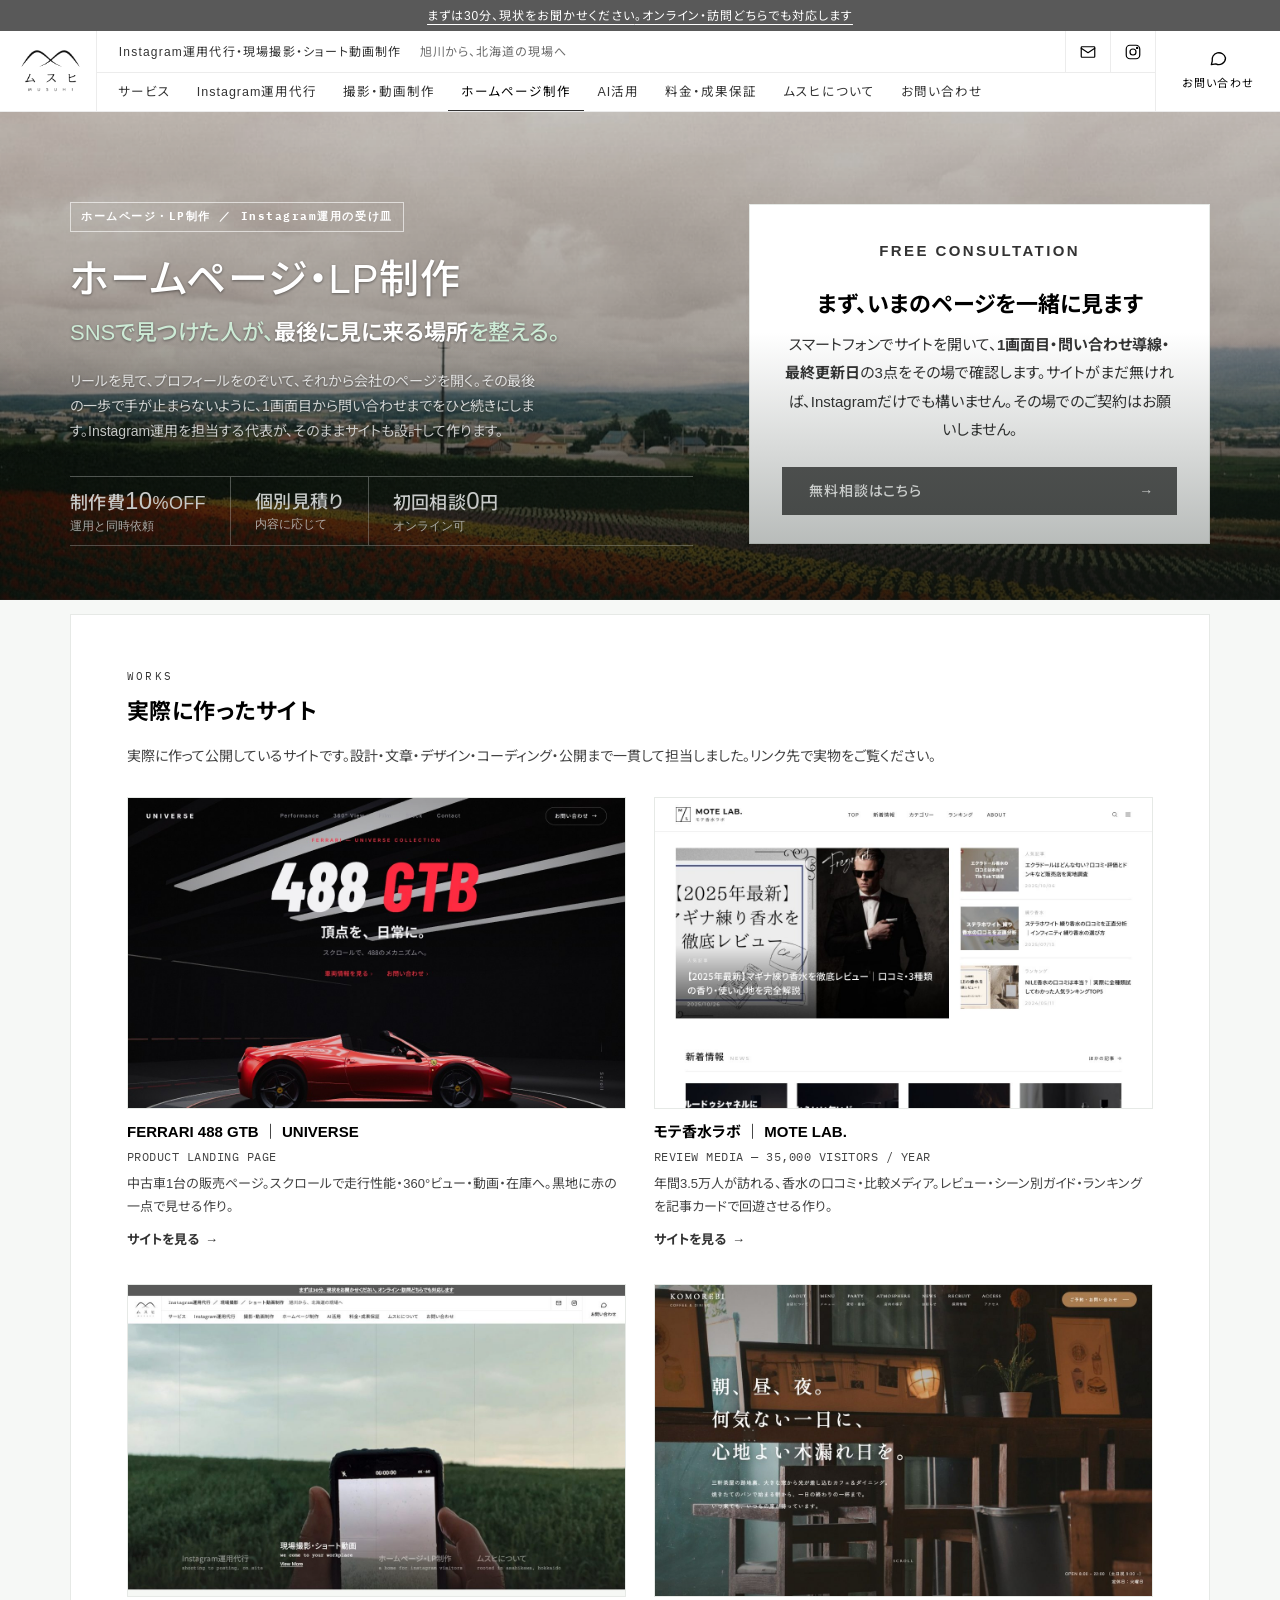
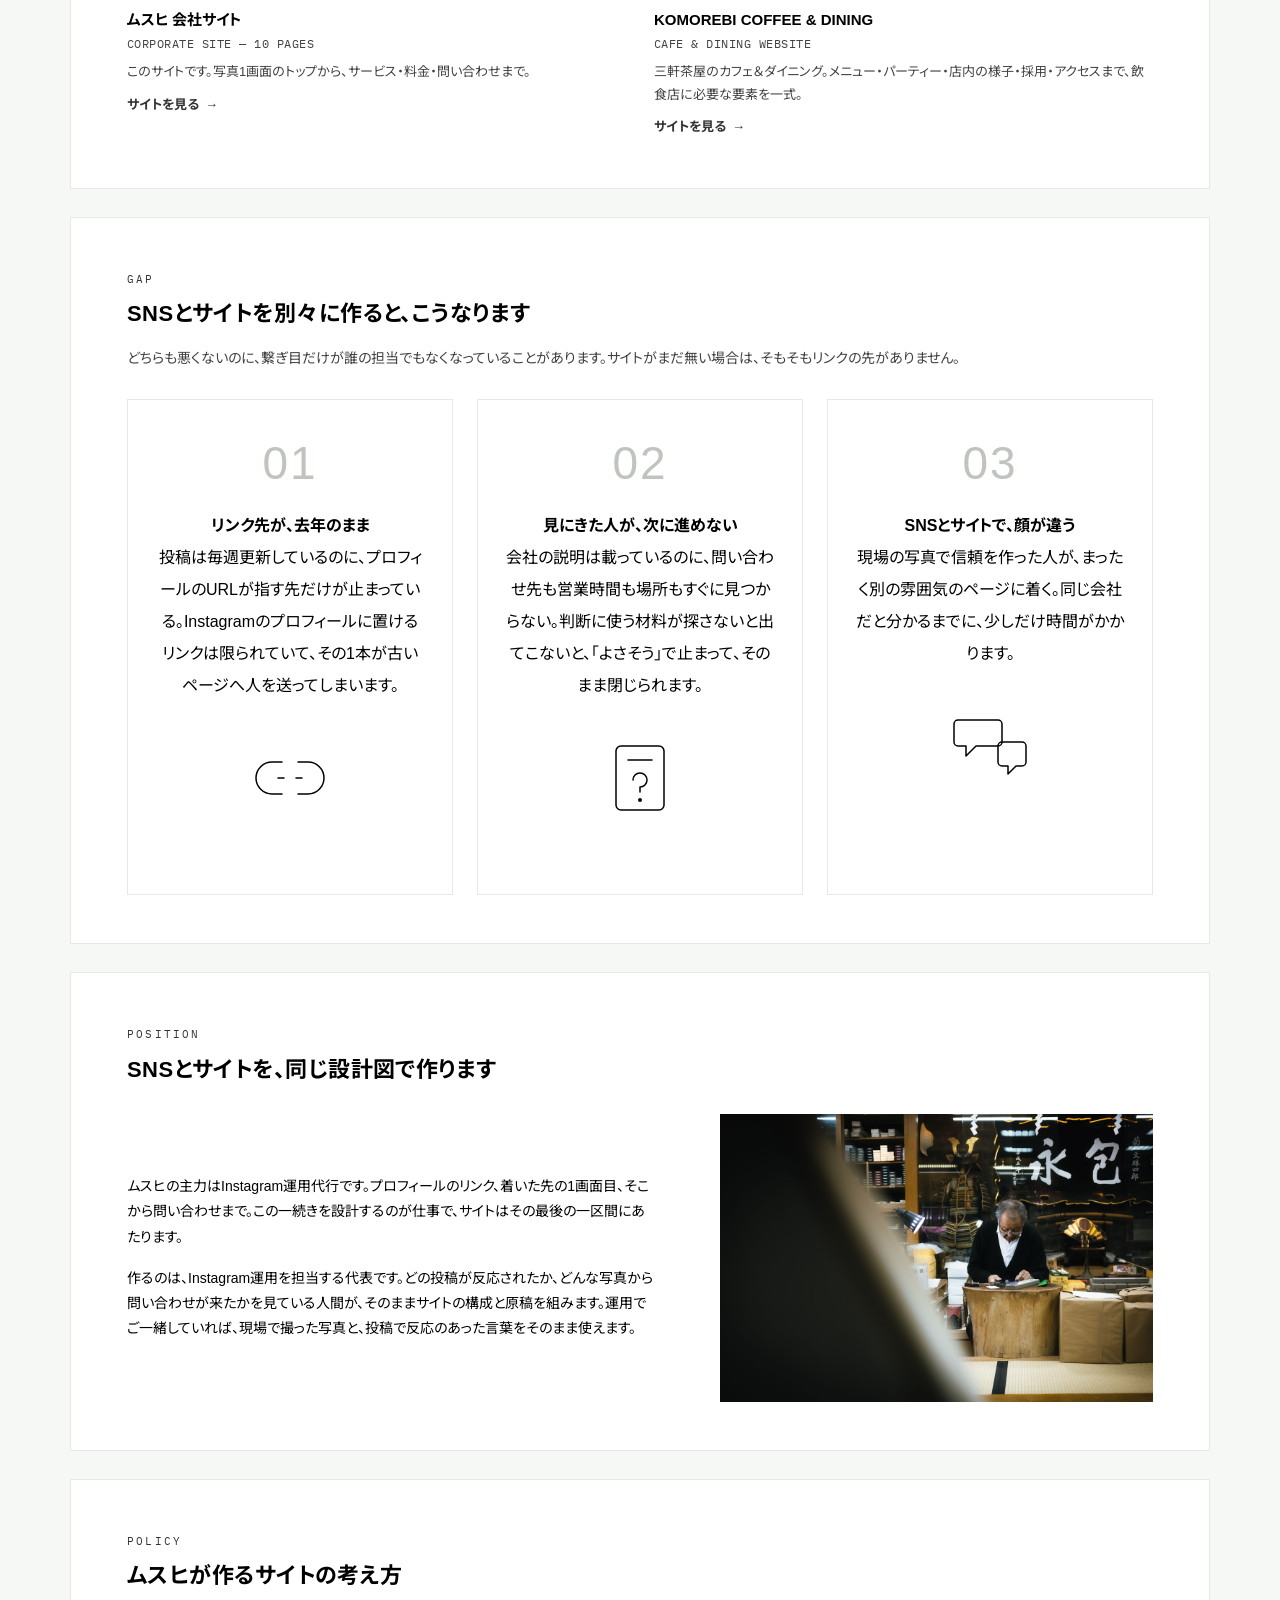
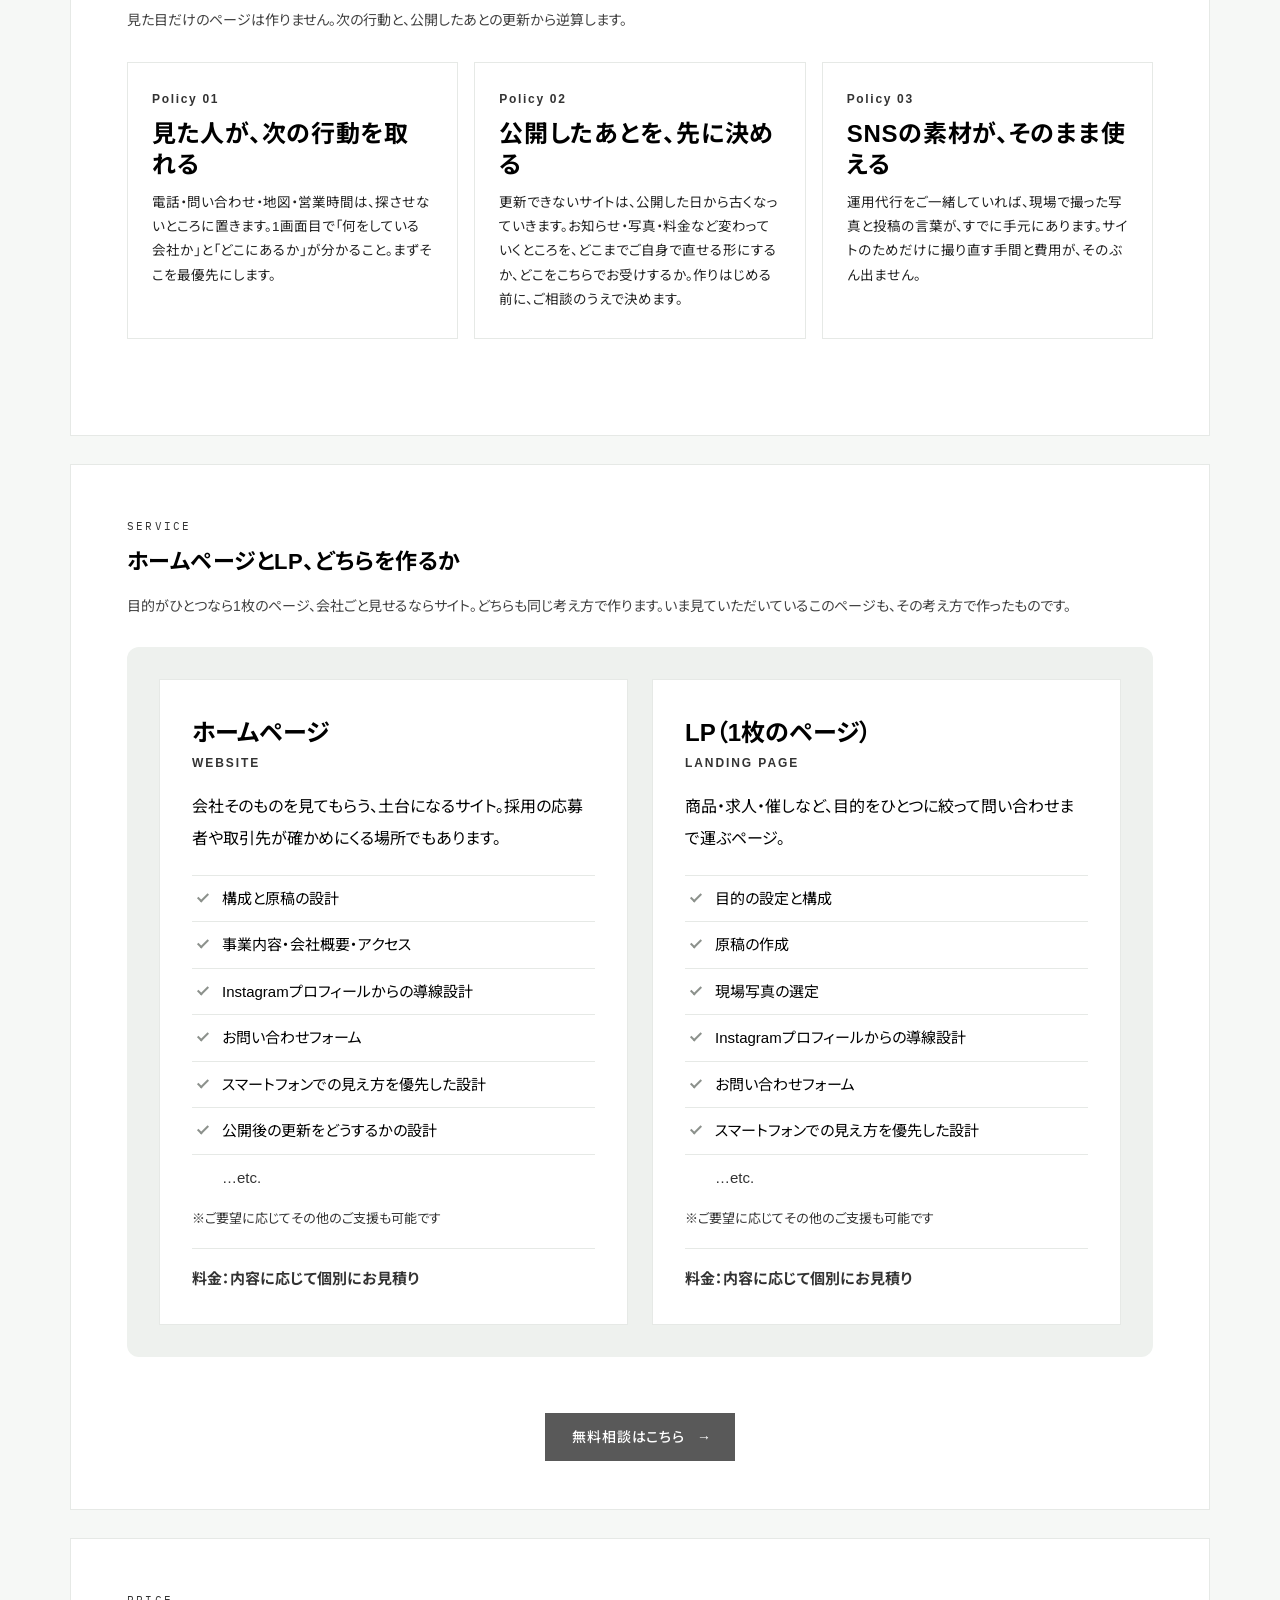
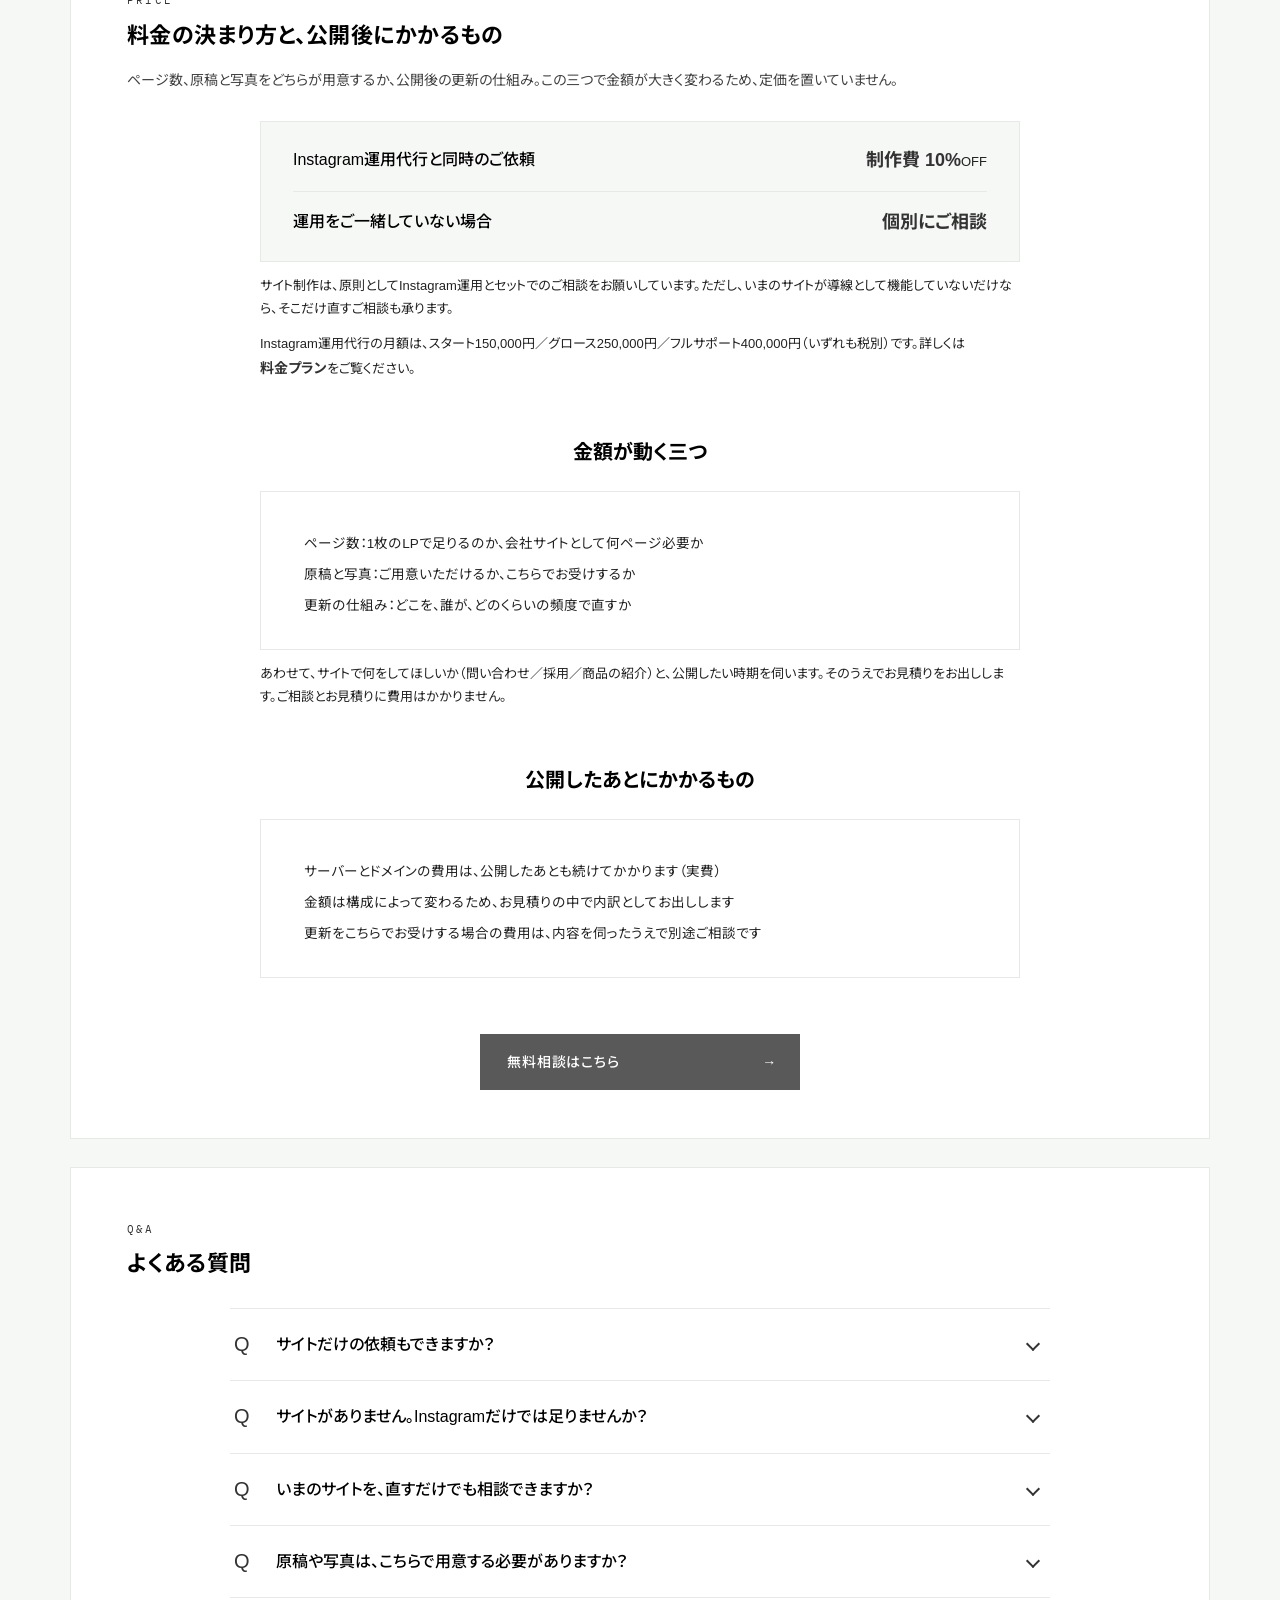
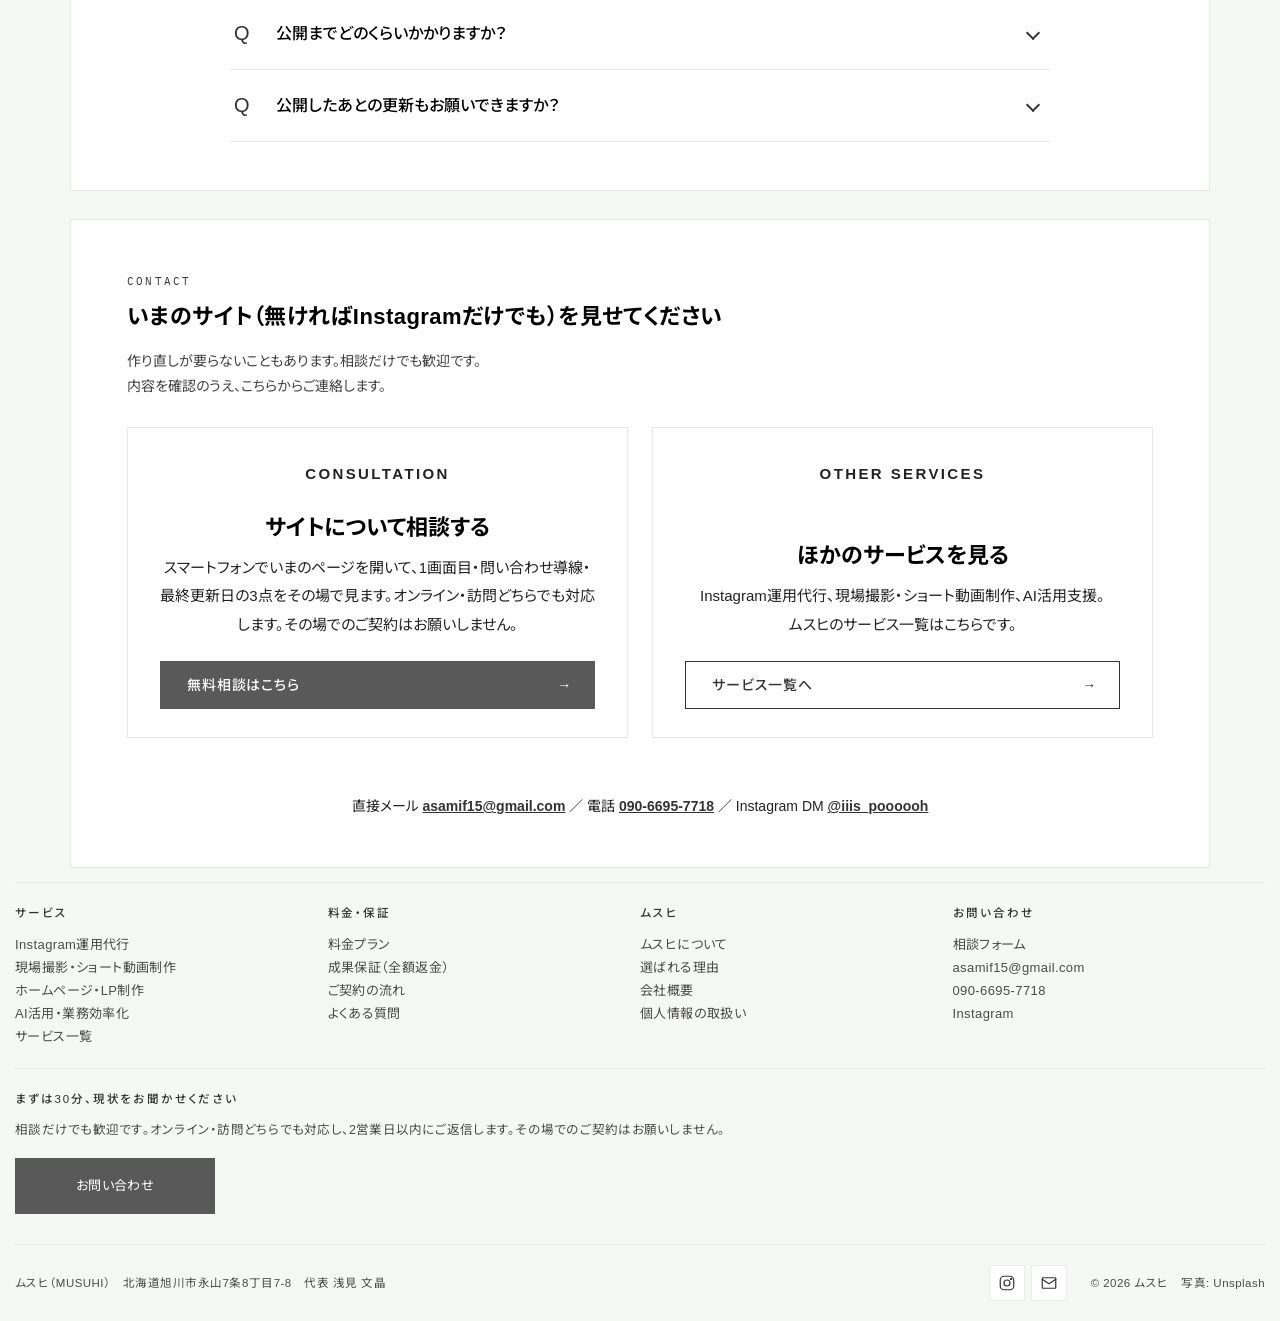
<file: company/service/web/index.html>
<!doctype html>
<html lang="ja">
<head>
<meta charset="utf-8">
<title>ホームページ・LP制作 ｜ ムスヒ</title>
<meta name="viewport" content="width=device-width, initial-scale=1">
<meta name="description" content="SNSで見つけた人が最後に見に来る場所を整える、ホームページ・LP制作。Instagram運用とセットでご提案します。">
<link rel="icon" href="../../img/logo.png" type="image/png">
<link rel="stylesheet" href="../../assets/site.css">
<link rel="canonical" href="https://nakajimaakimasa-cpu.github.io/musuhi-lab/company/service/web/">
</head>
<body>
<a class="skip" href="#main">本文へスキップ</a>
<div class="announce"><a href="../../contact/"><u>まずは30分、現状をお聞かせください<span class="announce-more">。オンライン・訪問どちらでも対応します</span></u></a></div>
<header class="site-header lh">
  <button class="nav-toggle" type="button" aria-expanded="false" aria-controls="site-nav" aria-label="メニューを開く">
    <span class="bar"></span><span class="bar"></span><span class="bar"></span>
  </button>
  <a class="lh-logo" href="../../" aria-label="ムスヒ トップへ">
    <img src="../../img/logo.png" alt="ムスヒ MUSUHI" width="720" height="509">
  </a>
  <div class="lh-inner">
    <div class="lh-row1">
      <p class="lh-tag"><span class="lh-tag-main">Instagram運用代行・現場撮影・ショート動画制作</span><span class="lh-tag-sub">旭川から、北海道の現場へ</span></p>
      <div class="lh-actions">
        <a class="lh-icon" href="mailto:asamif15@gmail.com" aria-label="メールで問い合わせる">
          <svg width="18" height="18" viewBox="0 0 24 24" fill="none" stroke="currentColor" stroke-width="1.6" stroke-linecap="round" stroke-linejoin="round" aria-hidden="true" focusable="false"><rect x="3" y="5" width="18" height="14" rx="1"/><path d="M3 7l9 6 9-6"/></svg>
        </a>
        <a class="lh-icon" href="https://www.instagram.com/iiis_poooooh/" target="_blank" rel="noopener" aria-label="Instagram @iiis_poooooh（新しいタブで開く）">
          <svg width="18" height="18" viewBox="0 0 24 24" fill="none" stroke="currentColor" stroke-width="1.6" stroke-linecap="round" stroke-linejoin="round" aria-hidden="true" focusable="false"><rect x="3" y="3" width="18" height="18" rx="5"/><circle cx="12" cy="12" r="4"/><circle cx="17.5" cy="6.5" r=".8" fill="currentColor"/></svg>
        </a>
      </div>
    </div>
    <nav class="site-nav lh-nav" id="site-nav" aria-label="メインナビゲーション">
      <ul class="nav-list">
        <li><a href="../../service/">サービス</a></li>
        <li><a href="../../service/sns/">Instagram運用代行</a></li>
        <li><a href="../../service/filming/">撮影・動画制作</a></li>
        <li><a href="../../service/web/" aria-current="page">ホームページ制作</a></li>
        <li><a href="../../service/ai/">AI活用</a></li>
        <li><a href="../../price/">料金・成果保証</a></li>
        <li><a href="../../about/">ムスヒについて</a></li>
        <li><a href="../../contact/">お問い合わせ</a></li>
      </ul>
    </nav>
  </div>
  <a class="lh-contact" href="../../contact/" data-contact>
    <svg width="20" height="20" viewBox="0 0 24 24" fill="none" stroke="currentColor" stroke-width="1.6" stroke-linecap="round" stroke-linejoin="round" aria-hidden="true" focusable="false"><path d="M21 12a8 8 0 0 1-11.6 7.1L4 20l1.1-4.2A8 8 0 1 1 21 12z"/></svg>
    <span>お問い合わせ</span>
  </a>
</header>


<main id="main" tabindex="-1">

  <!-- 1. HERO -->
  <section id="hero" class="hero" aria-labelledby="web-title">
    <div class="hero-bg" aria-hidden="true">
      <img src="../../img/about_hokkaido.jpg" alt="" width="1400" height="933" loading="eager" fetchpriority="high">
    </div>
    <div class="container hero-grid">
      <div class="hero-copy">
        <p class="chip">ホームページ・LP制作 ／ Instagram運用の受け皿</p>
        <h1 id="web-title">ホームページ・LP制作</h1>
        <p class="hero-sub">SNSで見つけた人が、<b>最後に見に来る場所</b>を整える。</p>
        <p class="lead">リールを見て、プロフィールをのぞいて、それから会社のページを開く。その最後の一歩で手が止まらないように、1画面目から問い合わせまでをひと続きにします。Instagram運用を担当する代表が、そのままサイトも設計して作ります。</p>
        <ul class="fact-badges" aria-label="サービスの事実">
          <li><span class="badge-big">制作費<em>10</em>%OFF</span><span class="badge-small">運用と同時依頼</span></li>
          <li><span class="badge-big">個別見積り</span><span class="badge-small">内容に応じて</span></li>
          <li><span class="badge-big">初回相談<em>0</em>円</span><span class="badge-small">オンライン可</span></li>
        </ul>
      </div>
      <div class="hero-form-wrap">
        <div class="cta-card">
          <p class="cta-en" lang="en">Free Consultation</p>
          <h3>まず、いまのページを一緒に見ます</h3>
          <p>スマートフォンでサイトを開いて、<b>1画面目・問い合わせ導線・最終更新日</b>の3点をその場で確認します。サイトがまだ無ければ、Instagramだけでも構いません。その場でのご契約はお願いしません。</p>
          <a class="btn btn-fill btn-block" href="../../contact/#contact-form">無料相談はこちら<span class="arrow" aria-hidden="true">→</span></a>
        </div>
      </div>
    </div>
  </section>

  <!-- WORKS: 実際に作って公開しているサイトだけを載せる。数字は本人提供の実測値のみ（モテ香水ラボ＝年間3.5万人）。お客様の声は書かない -->
  <section id="works" class="section" aria-labelledby="works-title">
    <div class="container">
      <div class="section-head">
        <p class="label" lang="en">Works</p>
        <h2 id="works-title">実際に作ったサイト</h2>
        <p class="section-note">実際に作って公開しているサイトです。設計・文章・デザイン・コーディング・公開まで一貫して担当しました。リンク先で実物をご覧ください。</p>
      </div>
      <ul class="works-grid">
        <li class="work-card">
          <a class="work-link" href="https://ferrari-488-site.vercel.app/" target="_blank" rel="noopener">
            <figure class="work-shot"><img src="../../img/works/ferrari.jpg" alt="FERRARI 488 GTB 販売ページのトップ。黒い背景に大きな車名と赤い車体" width="1200" height="750" loading="lazy"></figure>
            <p class="work-title">FERRARI 488 GTB ｜ UNIVERSE</p>
            <p class="work-meta" lang="en">product landing page</p>
            <p class="work-desc">中古車1台の販売ページ。スクロールで走行性能・360°ビュー・動画・在庫へ。黒地に赤の一点で見せる作り。</p>
            <span class="text-link">サイトを見る<span aria-hidden="true">→</span></span>
          </a>
        </li>
        <li class="work-card">
          <a class="work-link" href="https://fdaigakuprogress.com/" target="_blank" rel="noopener">
            <figure class="work-shot"><img src="../../img/works/motelab.jpg" alt="モテ香水ラボのトップ。大きなヒーロー記事と人気記事のカード" width="1200" height="750" loading="lazy"></figure>
            <p class="work-title">モテ香水ラボ ｜ MOTE LAB.</p>
            <p class="work-meta" lang="en">review media — 35,000 visitors / year</p>
            <p class="work-desc">年間3.5万人が訪れる、香水の口コミ・比較メディア。レビュー・シーン別ガイド・ランキングを記事カードで回遊させる作り。</p>
            <span class="text-link">サイトを見る<span aria-hidden="true">→</span></span>
          </a>
        </li>
        <li class="work-card">
          <a class="work-link" href="../../" target="_blank" rel="noopener">
            <figure class="work-shot"><img src="../../img/works/musuhi_company.jpg" alt="ムスヒ 会社サイトのトップページ" width="1200" height="750" loading="lazy"></figure>
            <p class="work-title">ムスヒ 会社サイト</p>
            <p class="work-meta" lang="en">corporate site — 10 pages</p>
            <p class="work-desc">このサイトです。写真1画面のトップから、サービス・料金・問い合わせまで。</p>
            <span class="text-link">サイトを見る<span aria-hidden="true">→</span></span>
          </a>
        </li>
        <li class="work-card">
          <a class="work-link" href="https://cerulean-hummingbird-59263c.netlify.app/" target="_blank" rel="noopener">
            <figure class="work-shot"><img src="../../img/works/komorebi.jpg" alt="KOMOREBI COFFEE &amp; DINING のトップ。店内写真に縦書きのコピー" width="1200" height="750" loading="lazy"></figure>
            <p class="work-title">KOMOREBI COFFEE &amp; DINING</p>
            <p class="work-meta" lang="en">cafe &amp; dining website</p>
            <p class="work-desc">三軒茶屋のカフェ＆ダイニング。メニュー・パーティー・店内の様子・採用・アクセスまで、飲食店に必要な要素を一式。</p>
            <span class="text-link">サイトを見る<span aria-hidden="true">→</span></span>
          </a>
        </li>
      </ul>
    </div>
  </section>

  <!-- 2. GAP -->
  <section id="gap" class="section" aria-labelledby="gap-title">
    <div class="container">
      <div class="section-head">
        <p class="label" lang="en">Gap</p>
        <h2 id="gap-title">SNSとサイトを別々に作ると、こうなります</h2>
        <p class="section-note">どちらも悪くないのに、繋ぎ目だけが誰の担当でもなくなっていることがあります。サイトがまだ無い場合は、そもそもリンクの先がありません。</p>
      </div>
      <ol class="sol-grid">
        <li class="sol-card">
          <span class="sol-num" aria-hidden="true">01</span>
          <div class="sol-text">
            <h3>リンク先が、去年のまま</h3>
            <p>投稿は毎週更新しているのに、プロフィールのURLが指す先だけが止まっている。Instagramのプロフィールに置けるリンクは限られていて、その1本が古いページへ人を送ってしまいます。</p>
          </div>
          <span class="sol-icon" aria-hidden="true"><svg viewBox="0 0 96 96" fill="none" stroke="currentColor" stroke-width="1.5" stroke-linecap="round" stroke-linejoin="round" focusable="false"><path d="M40 32H30a16 16 0 0 0 0 32h10"/><path d="M56 32h10a16 16 0 0 1 0 32H56"/><path d="M36 48h6M54 48h6"/></svg></span>
        </li>
        <li class="sol-card">
          <span class="sol-num" aria-hidden="true">02</span>
          <div class="sol-text">
            <h3>見にきた人が、次に進めない</h3>
            <p>会社の説明は載っているのに、問い合わせ先も営業時間も場所もすぐに見つからない。判断に使う材料が探さないと出てこないと、「よさそう」で止まって、そのまま閉じられます。</p>
          </div>
          <span class="sol-icon" aria-hidden="true"><svg viewBox="0 0 96 96" fill="none" stroke="currentColor" stroke-width="1.5" stroke-linecap="round" stroke-linejoin="round" focusable="false"><rect x="24" y="16" width="48" height="64" rx="5"/><path d="M36 30h24"/><path d="M41 50a7 7 0 1 1 7 7v5"/><circle cx="48" cy="70" r="2" fill="currentColor" stroke="none"/></svg></span>
        </li>
        <li class="sol-card">
          <span class="sol-num" aria-hidden="true">03</span>
          <div class="sol-text">
            <h3>SNSとサイトで、顔が違う</h3>
            <p>現場の写真で信頼を作った人が、まったく別の雰囲気のページに着く。同じ会社だと分かるまでに、少しだけ時間がかかります。</p>
          </div>
          <span class="sol-icon" aria-hidden="true"><svg viewBox="0 0 96 96" fill="none" stroke="currentColor" stroke-width="1.5" stroke-linecap="round" stroke-linejoin="round" focusable="false"><path d="M16 22h40a4 4 0 0 1 4 4v18a4 4 0 0 1-4 4H34L24 58V48h-8a4 4 0 0 1-4-4V26a4 4 0 0 1 4-4z"/><path d="M60 44h20a4 4 0 0 1 4 4v16a4 4 0 0 1-4 4h-6l-8 8v-8h-6a4 4 0 0 1-4-4V48a4 4 0 0 1 4-4z"/></svg></span>
        </li>
      </ol>
    </div>
  </section>

  <!-- 3. POSITION -->
  <section id="position" class="section band-dark" aria-labelledby="position-title">
    <div class="container">
      <div class="section-head">
        <p class="label" lang="en">Position</p>
        <h2 id="position-title">SNSとサイトを、同じ設計図で作ります</h2>
      </div>
      <div class="about-grid">
        <div class="about-copy">
          <p>ムスヒの主力はInstagram運用代行です。プロフィールのリンク、着いた先の1画面目、そこから問い合わせまで。この一続きを設計するのが仕事で、サイトはその最後の一区間にあたります。</p>
          <p>作るのは、Instagram運用を担当する代表です。どの投稿が反応されたか、どんな写真から問い合わせが来たかを見ている人間が、そのままサイトの構成と原稿を組みます。運用でご一緒していれば、現場で撮った写真と、投稿で反応のあった言葉をそのまま使えます。</p>
        </div>
        <figure class="about-photo">
          <img src="../../img/workshop.jpg" alt="工房で作業する職人の手元" width="1200" height="800" loading="lazy">
        </figure>
      </div>
    </div>
  </section>

  <!-- 4. POLICY -->
  <section id="policy" class="section band-gray" aria-labelledby="policy-title">
    <div class="container">
      <div class="section-head">
        <p class="label" lang="en">Policy</p>
        <h2 id="policy-title">ムスヒが作るサイトの考え方</h2>
        <p class="section-note">見た目だけのページは作りません。次の行動と、公開したあとの更新から逆算します。</p>
      </div>
      <div class="tier-grid">
        <article class="tier">
          <p class="tier-plan">Policy 01</p>
          <h3 class="tier-head">見た人が、次の行動を取れる</h3>
          <p class="tier-desc">電話・問い合わせ・地図・営業時間は、探させないところに置きます。1画面目で「何をしている会社か」と「どこにあるか」が分かること。まずそこを最優先にします。</p>
        </article>
        <article class="tier">
          <p class="tier-plan">Policy 02</p>
          <h3 class="tier-head">公開したあとを、先に決める</h3>
          <p class="tier-desc">更新できないサイトは、公開した日から古くなっていきます。お知らせ・写真・料金など変わっていくところを、どこまでご自身で直せる形にするか、どこをこちらでお受けするか。作りはじめる前に、ご相談のうえで決めます。</p>
        </article>
        <article class="tier">
          <p class="tier-plan">Policy 03</p>
          <h3 class="tier-head">SNSの素材が、そのまま使える</h3>
          <p class="tier-desc">運用代行をご一緒していれば、現場で撮った写真と投稿の言葉が、すでに手元にあります。サイトのためだけに撮り直す手間と費用が、そのぶん出ません。</p>
        </article>
      </div>
    </div>
  </section>

  <!-- 5. SERVICE -->
  <section id="deliverable" class="section" aria-labelledby="deliverable-title">
    <div class="container">
      <div class="section-head">
        <p class="label" lang="en">Service</p>
        <h2 id="deliverable-title">ホームページとLP、どちらを作るか</h2>
        <p class="section-note">目的がひとつなら1枚のページ、会社ごと見せるならサイト。どちらも同じ考え方で作ります。いま見ていただいているこのページも、その考え方で作ったものです。</p>
      </div>
      <div class="service-panel">
        <article class="service-card">
          <h3>ホームページ</h3>
          <p class="service-en" lang="en">WEBSITE</p>
          <p class="service-desc">会社そのものを見てもらう、土台になるサイト。採用の応募者や取引先が確かめにくる場所でもあります。</p>
          <ul class="checklist">
            <li>構成と原稿の設計</li>
            <li>事業内容・会社概要・アクセス</li>
            <li>Instagramプロフィールからの導線設計</li>
            <li>お問い合わせフォーム</li>
            <li>スマートフォンでの見え方を優先した設計</li>
            <li>公開後の更新をどうするかの設計</li>
            <li class="etc">…etc.</li>
          </ul>
          <p class="service-note">※ご要望に応じてその他のご支援も可能です</p>
          <p class="service-plan">料金：内容に応じて個別にお見積り</p>
        </article>
        <article class="service-card">
          <h3>LP（1枚のページ）</h3>
          <p class="service-en" lang="en">LANDING PAGE</p>
          <p class="service-desc">商品・求人・催しなど、目的をひとつに絞って問い合わせまで運ぶページ。</p>
          <ul class="checklist">
            <li>目的の設定と構成</li>
            <li>原稿の作成</li>
            <li>現場写真の選定</li>
            <li>Instagramプロフィールからの導線設計</li>
            <li>お問い合わせフォーム</li>
            <li>スマートフォンでの見え方を優先した設計</li>
            <li class="etc">…etc.</li>
          </ul>
          <p class="service-note">※ご要望に応じてその他のご支援も可能です</p>
          <p class="service-plan">料金：内容に応じて個別にお見積り</p>
        </article>
      </div>
      <div class="section-cta">
        <a class="btn btn-fill" href="../../contact/#contact-form">無料相談はこちら<span class="arrow" aria-hidden="true">→</span></a>
      </div>
    </div>
  </section>

  <!-- 6. PRICE -->
  <section id="price" class="section band-gray" aria-labelledby="price-title">
    <div class="container">
      <div class="section-head">
        <p class="label" lang="en">Price</p>
        <h2 id="price-title">料金の決まり方と、公開後にかかるもの</h2>
        <p class="section-note">ページ数、原稿と写真をどちらが用意するか、公開後の更新の仕組み。この三つで金額が大きく変わるため、定価を置いていません。</p>
      </div>
      <div class="option-wrap">
        <dl class="opt-list">
          <div class="opt-row"><dt>Instagram運用代行と同時のご依頼</dt><dd>制作費 10%<small>OFF</small></dd></div>
          <div class="opt-row"><dt>運用をご一緒していない場合</dt><dd>個別にご相談</dd></div>
        </dl>
        <p class="table-note">サイト制作は、原則としてInstagram運用とセットでのご相談をお願いしています。ただし、いまのサイトが導線として機能していないだけなら、そこだけ直すご相談も承ります。</p>
        <p class="table-note">Instagram運用代行の月額は、スタート150,000円／グロース250,000円／フルサポート400,000円（いずれも税別）です。詳しくは<a class="text-link" href="../../price/#pricing">料金プラン</a>をご覧ください。</p>

        <h3 class="sub-head">金額が動く三つ</h3>
        <div class="cond-box">
          <ul class="cond-list">
            <li>ページ数：1枚のLPで足りるのか、会社サイトとして何ページ必要か</li>
            <li>原稿と写真：ご用意いただけるか、こちらでお受けするか</li>
            <li>更新の仕組み：どこを、誰が、どのくらいの頻度で直すか</li>
          </ul>
        </div>
        <p class="table-note">あわせて、サイトで何をしてほしいか（問い合わせ／採用／商品の紹介）と、公開したい時期を伺います。そのうえでお見積りをお出しします。ご相談とお見積りに費用はかかりません。</p>

        <h3 class="sub-head">公開したあとにかかるもの</h3>
        <div class="cond-box">
          <ul class="cond-list">
            <li>サーバーとドメインの費用は、公開したあとも続けてかかります（実費）</li>
            <li>金額は構成によって変わるため、お見積りの中で内訳としてお出しします</li>
            <li>更新をこちらでお受けする場合の費用は、内容を伺ったうえで別途ご相談です</li>
          </ul>
        </div>
      </div>
      <div class="section-cta">
        <a class="btn btn-fill btn-lg btn-cta" href="../../contact/#contact-form">無料相談はこちら<span class="arrow" aria-hidden="true">→</span></a>
      </div>
    </div>
  </section>

  <!-- 7. Q&A -->
  <section id="web-faq" class="section" aria-labelledby="web-faq-title">
    <div class="container">
      <div class="section-head">
        <p class="label" lang="en">Q&amp;A</p>
        <h2 id="web-faq-title">よくある質問</h2>
      </div>
      <div class="faq-list">
        <details class="faq-item">
          <summary><span class="faq-q" aria-hidden="true">Q</span>サイトだけの依頼もできますか？</summary>
          <div class="faq-body"><span class="faq-a" aria-hidden="true">A</span><p>原則は、Instagram運用とセットでお受けしています。ムスヒがサイトを作っているのは、運用の導線として必要だからです。ただし、いまのサイトが導線として機能していないだけなら、そこだけ直すご相談も承ります。初回相談ではInstagramの状況もあわせて伺い、サイトから手をつけるべきかどうかも含めてご提案します。</p></div>
        </details>
        <details class="faq-item">
          <summary><span class="faq-q" aria-hidden="true">Q</span>サイトがありません。Instagramだけでは足りませんか？</summary>
          <div class="faq-body"><span class="faq-a" aria-hidden="true">A</span><p>足りることもあります。プロフィールと投稿で伝わっていて、DMでそのまま話が進むなら、無理に作る必要はありません。一方で、採用の応募者や取引先の担当者のように、会社概要や所在地まで確かめたい相手には、Instagramだけだと足りないことがあります。どちらなのかは、いまのアカウントを見せていただければ一緒に判断できます。</p></div>
        </details>
        <details class="faq-item">
          <summary><span class="faq-q" aria-hidden="true">Q</span>いまのサイトを、直すだけでも相談できますか？</summary>
          <div class="faq-body"><span class="faq-a" aria-hidden="true">A</span><p>相談できます。全部作り直さなくても、リンク先と問い合わせ先を整えるだけで足りることもあります。まずは今のページを見せてください。</p></div>
        </details>
        <details class="faq-item">
          <summary><span class="faq-q" aria-hidden="true">Q</span>原稿や写真は、こちらで用意する必要がありますか？</summary>
          <div class="faq-body"><span class="faq-a" aria-hidden="true">A</span><p>運用代行をご一緒している場合は、現場で撮った写真をそのままサイトにも使えます。ご用意が難しい場合はご相談ください。どこまでお引き受けできるかを内容を伺ったうえで判断し、お見積りに含めます。</p></div>
        </details>
        <details class="faq-item">
          <summary><span class="faq-q" aria-hidden="true">Q</span>公開までどのくらいかかりますか？</summary>
          <div class="faq-body"><span class="faq-a" aria-hidden="true">A</span><p>ページ数と、原稿・写真をどちらが用意するかで変わります。初回相談で公開したい時期を伺い、その場で目安の期間をお伝えしたうえで、そこから逆算して日程を決めます。</p></div>
        </details>
        <details class="faq-item">
          <summary><span class="faq-q" aria-hidden="true">Q</span>公開したあとの更新もお願いできますか？</summary>
          <div class="faq-body"><span class="faq-a" aria-hidden="true">A</span><p>ご相談ください。どこまでお引き受けできるかは内容によります。どこをご自身で直し、どこをこちらでお受けするかは、作りはじめる前に決めておきます。</p></div>
        </details>
      </div>
    </div>
  </section>

  <!-- 8. CONTACT -->
  <section id="web-contact" class="section band-tint" aria-labelledby="web-contact-title">
    <div class="container">
      <div class="section-head">
        <p class="label" lang="en">Contact</p>
        <h2 id="web-contact-title">いまのサイト（無ければInstagramだけでも）を見せてください</h2>
        <p class="section-note">作り直しが要らないこともあります。相談だけでも歓迎です。<br>内容を確認のうえ、こちらからご連絡します。</p>
      </div>
      <div class="cta-grid">
        <div class="cta-card">
          <p class="cta-en" lang="en">Consultation</p>
          <h3>サイトについて相談する</h3>
          <p>スマートフォンでいまのページを開いて、1画面目・問い合わせ導線・最終更新日の3点をその場で見ます。オンライン・訪問どちらでも対応します。その場でのご契約はお願いしません。</p>
          <a class="btn btn-fill btn-block" href="../../contact/#contact-form">無料相談はこちら<span class="arrow" aria-hidden="true">→</span></a>
        </div>
        <div class="cta-card">
          <p class="cta-en" lang="en">Other Services</p>
          <h3>ほかのサービスを見る</h3>
          <p>Instagram運用代行、現場撮影・ショート動画制作、AI活用支援。<br>ムスヒのサービス一覧はこちらです。</p>
          <a class="btn btn-line btn-block" href="../../service/">サービス一覧へ<span class="arrow" aria-hidden="true">→</span></a>
        </div>
      </div>
      <p class="contact-alt">直接メール <a href="mailto:asamif15@gmail.com">asamif15@gmail.com</a> ／ 電話 <a href="tel:09066957718">090-6695-7718</a> ／ Instagram DM <a href="https://www.instagram.com/iiis_poooooh/" target="_blank" rel="noopener">@iiis_poooooh</a></p>
    </div>
  </section>

</main>

<footer class="site-footer lf">
  <div class="lf-inner">
    <div class="lf-cols">
      <div class="lf-col">
        <p class="lf-title">サービス</p>
        <ul>
          <li><a href="../../service/sns/">Instagram運用代行</a></li>
          <li><a href="../../service/filming/">現場撮影・ショート動画制作</a></li>
          <li><a href="../../service/web/">ホームページ・LP制作</a></li>
          <li><a href="../../service/ai/">AI活用・業務効率化</a></li>
          <li><a href="../../service/">サービス一覧</a></li>
        </ul>
      </div>
      <div class="lf-col">
        <p class="lf-title">料金・保証</p>
        <ul>
          <li><a href="../../price/#pricing">料金プラン</a></li>
          <li><a href="../../price/#guarantee">成果保証（全額返金）</a></li>
          <li><a href="../../price/#flow">ご契約の流れ</a></li>
          <li><a href="../../price/#faq">よくある質問</a></li>
        </ul>
      </div>
      <div class="lf-col">
        <p class="lf-title">ムスヒ</p>
        <ul>
          <li><a href="../../about/">ムスヒについて</a></li>
          <li><a href="../../about/#reasons">選ばれる理由</a></li>
          <li><a href="../../about/#company">会社概要</a></li>
          <li><a href="../../privacy/">個人情報の取扱い</a></li>
        </ul>
      </div>
      <div class="lf-col">
        <p class="lf-title">お問い合わせ</p>
        <ul>
          <li><a href="../../contact/">相談フォーム</a></li>
          <li><a href="mailto:asamif15@gmail.com">asamif15@gmail.com</a></li>
          <li><a href="tel:09066957718">090-6695-7718</a></li>
          <li><a href="https://www.instagram.com/iiis_poooooh/" target="_blank" rel="noopener">Instagram</a></li>
        </ul>
      </div>
      <div class="lf-col lf-subscribe">
        <p class="lf-title">まずは30分、現状をお聞かせください</p>
        <p class="lf-note">相談だけでも歓迎です。オンライン・訪問どちらでも対応し、2営業日以内にご返信します。その場でのご契約はお願いしません。</p>
        <a class="lbtn" href="../../contact/">お問い合わせ</a>
      </div>
    </div>
    <div class="lf-secondary">
      <p class="lf-addr">ムスヒ（MUSUHI）　北海道旭川市永山7条8丁目7-8　代表 浅見 文晶</p>
      <ul class="lf-social" aria-label="SNS">
        <li><a href="https://www.instagram.com/iiis_poooooh/" target="_blank" rel="noopener" aria-label="Instagram（新しいタブで開く）"><svg width="18" height="18" viewBox="0 0 24 24" fill="none" stroke="currentColor" stroke-width="1.6" stroke-linecap="round" stroke-linejoin="round" aria-hidden="true" focusable="false"><rect x="3" y="3" width="18" height="18" rx="5"/><circle cx="12" cy="12" r="4"/><circle cx="17.5" cy="6.5" r=".8" fill="currentColor"/></svg></a></li>
        <li><a href="mailto:asamif15@gmail.com" aria-label="メール"><svg width="18" height="18" viewBox="0 0 24 24" fill="none" stroke="currentColor" stroke-width="1.6" stroke-linecap="round" stroke-linejoin="round" aria-hidden="true" focusable="false"><rect x="3" y="5" width="18" height="14" rx="1"/><path d="M3 7l9 6 9-6"/></svg></a></li>
      </ul>
      <p class="lf-copy">© 2026 ムスヒ　写真: Unsplash</p>
    </div>
  </div>
</footer>


<script src="../../assets/site.js" defer></script>

</body>
</html>
</file>
<file: company/assets/site.css>
@import url('https://fonts.googleapis.com/css2?family=Noto+Sans+JP:wght@400;500;700&family=IBM+Plex+Mono:wght@400;500&display=swap');
/* 配色は「生成りの紙 × 墨 × 深いモスグリーン」。
   9/7打合せの「白と緑はありきたり・市役所っぽい」を受け、エディトリアル調へ寄せた。
   ブランドの緑は残しつつ、地色を紙にして硬さを抜く。 */
:root{
  color-scheme:light;
  --bg:#F7F4EC;
  --gray:#EFEAE0;
  --ink:#26251F;
  --muted:#6E6A5C;
  --muted-deep:#5C594C;
  --line:#DCD5C4;
  --num:#CBC3AE;
  --primary:#2F5B3C;
  --primary-hover:#254A30;
  --primary-soft:#9CBB9B;
  --tint:#E9EBDD;
  --dark:#20261F;
  --on-primary:#F7F4EC;
  --on-dark:#F7F4EC;
  --on-dark-muted:#C9C8B9;
  --on-dark-line:rgba(247,244,236,.16);
  --error:#B03A2E;
  --bg-a80:rgba(247,244,236,.8);
  --bg-a40:rgba(247,244,236,.4);
  --bg-a0:rgba(247,244,236,0);
  --shadow-card:0 12px 40px rgba(38,37,31,.10);
  --shadow-soft:0 2px 12px rgba(38,37,31,.06);
  --font:"Noto Sans JP",system-ui,-apple-system,"Hiragino Sans","Hiragino Kaku Gothic ProN","Yu Gothic",Meiryo,sans-serif;
  --font-serif:"Zen Old Mincho","Hiragino Mincho ProN","Yu Mincho",serif;
  --font-mono:"Courier Prime","Courier New",ui-monospace,monospace;
  --container:1080px;
  --header-h:80px;
  --radius:4px;
}

/* ---------- Base ---------- */
*,*::before,*::after{box-sizing:border-box}
html{scroll-behavior:smooth;-webkit-text-size-adjust:100%}
body{margin:0;background:var(--bg);color:var(--ink);font-family:var(--font);font-size:16px;line-height:1.9;font-feature-settings:"palt";overflow-x:hidden}
main{display:block}
img{max-width:100%;height:auto}
a{color:var(--primary)}
h1,h2,h3,h4{line-height:1.5;margin:0}
/* 見出しは明朝。本文はゴシックのまま（エディトリアル感と読みやすさの折衷） */
h1,h2,h3{font-family:var(--font-serif)}
h2{font-size:34px;font-weight:600;letter-spacing:.05em}
h3{font-weight:700}
p{margin:0}
ul,ol{margin:0;padding:0;list-style:none}
figure{margin:0}
svg{display:block}
:focus-visible{outline:3px solid var(--primary);outline-offset:2px}
.band-dark :focus-visible,.site-footer :focus-visible{outline-color:var(--primary-soft)}
.skip{position:absolute;left:8px;top:-60px;z-index:100;background:var(--primary);color:var(--on-primary);padding:10px 16px;border-radius:6px;font-weight:700;text-decoration:none}
.skip:focus{top:8px}
.container{width:min(100% - 40px,var(--container));margin-inline:auto}
@media (max-width:767px){h2{font-size:24px}}
@media (prefers-reduced-motion:reduce){
  html{scroll-behavior:auto}
  *,*::before,*::after{transition:none !important;animation:none !important}
}

/* ---------- Buttons ---------- */
.btn{display:inline-flex;align-items:center;justify-content:space-between;gap:12px;min-height:48px;padding:0 22px 0 26px;border-radius:2px;font-family:inherit;font-size:15px;font-weight:700;letter-spacing:.04em;line-height:1.3;text-decoration:none;border:1px solid transparent;cursor:pointer;transition:background-color .2s,color .2s,border-color .2s}
.btn .arrow{font-weight:500;transition:transform .2s}
.btn:hover .arrow{transform:translateX(3px)}
.btn-fill{background:var(--primary);color:var(--on-primary);border-color:var(--primary)}
.btn-fill:hover{background:var(--primary-hover);border-color:var(--primary-hover)}
.btn-line{background:var(--bg);color:var(--primary);border-color:var(--primary)}
.btn-line:hover{background:var(--tint)}
.btn-lg{min-height:56px;font-size:16px}
.btn-block{width:100%}
.btn-cta{width:min(100%,320px)}
.text-link{display:inline-flex;align-items:center;gap:6px;font-size:14px;font-weight:700;color:var(--primary);text-decoration:none}
.text-link:hover{text-decoration:underline}

/* ---------- Header ---------- */
.site-header{position:sticky;top:0;z-index:50;height:var(--header-h);background:var(--bg);border-bottom:1px solid var(--line)}
.header-inner{display:flex;align-items:center;justify-content:space-between;gap:24px;height:100%}
.brand{display:inline-flex;align-items:center;gap:10px;color:var(--ink);text-decoration:none}
/* url() は CSS ファイル基準。CSS は assets/ にあるので ../img/ でないと 404。
   縦横比は実ファイル（720x509）に合わせる。720/215 のままだとロゴの下が切れる。 */
.brand-mark{display:block;width:60px;aspect-ratio:720/509;background:url(../img/logo.png) top/100% auto no-repeat}
.brand-name{font-family:var(--font-serif);font-size:22px;font-weight:700;letter-spacing:.14em;line-height:1}
.site-nav{display:flex;align-items:center}
.nav-list{display:flex;gap:28px}
.nav-list a{display:block;padding:6px 0;font-size:14px;font-weight:500;color:var(--ink);text-decoration:none;position:relative}
.nav-list a::after{content:"";position:absolute;left:0;right:0;bottom:0;height:2px;background:var(--primary);transform:scaleX(0);transform-origin:left;transition:transform .2s}
.nav-list a:hover::after{transform:scaleX(1)}
/* 下層ページで「いま見ているページ」を示す。押しても動かないのに現在地が分からない状態を避ける */
.nav-list a[aria-current="page"]{color:var(--primary);font-weight:700}
.nav-list a[aria-current="page"]::after{transform:scaleX(1)}
.footer-nav a[aria-current="page"]{text-decoration:underline;text-underline-offset:4px}
.nav-cta{display:none}
.header-actions{display:flex;align-items:center;gap:10px}
.header-actions .btn{padding:0 16px 0 18px;font-size:14px;gap:8px}
.nav-toggle{display:none;width:48px;height:48px;padding:0;border:1px solid var(--line);border-radius:var(--radius);background:var(--bg);cursor:pointer;flex-direction:column;align-items:center;justify-content:center;gap:5px}
.nav-toggle .bar{display:block;width:20px;height:2px;background:var(--ink);transition:transform .2s,opacity .2s}
.is-open .nav-toggle .bar:nth-child(1){transform:translateY(7px) rotate(45deg)}
.is-open .nav-toggle .bar:nth-child(2){opacity:0}
.is-open .nav-toggle .bar:nth-child(3){transform:translateY(-7px) rotate(-45deg)}
@media (max-width:1023px){
  .site-nav{display:none;position:absolute;top:100%;left:0;right:0;background:var(--bg);border-bottom:1px solid var(--line);box-shadow:var(--shadow-card);padding:8px 20px 24px}
  .is-open .site-nav{display:block}
  .nav-list{flex-direction:column;gap:0}
  .nav-list a{padding:14px 0;font-size:16px;border-bottom:1px solid var(--line)}
  .nav-list a::after{display:none}
  .nav-cta{display:inline-flex;margin-top:20px;width:100%}
  .header-actions .btn-line{display:none}
  .nav-toggle{display:inline-flex}
}
@media (max-width:479px){
  .brand-name{font-size:19px}
  .header-actions .btn{padding:0 12px 0 14px;font-size:13px;gap:6px}
}

/* ---------- Sections ---------- */
.section{padding:96px 0;scroll-margin-top:var(--header-h)}
.band-gray{background:var(--gray)}
.band-tint{background:var(--tint)}
.band-dark{background:var(--dark);color:var(--on-dark)}
.band-gray,.band-tint,.news-bar{--muted:var(--muted-deep)}
.section-head{text-align:center;margin-bottom:56px}
.label{display:inline-flex;align-items:center;gap:10px;margin:0 0 14px;font-family:var(--font-mono);font-size:12px;font-weight:700;letter-spacing:.24em;color:var(--primary);text-transform:uppercase;line-height:1.4}
.label::before{content:"";width:28px;height:1px;background:var(--primary);flex:none}
.band-dark .label{color:var(--on-dark)}
.section-note{margin-top:16px;font-size:16px;color:var(--muted)}
.band-dark .section-note{color:var(--on-dark-muted)}
.sub-head{font-size:20px;font-weight:700;text-align:center;margin:56px 0 24px}
.section-cta{margin-top:56px;text-align:center}
@media (max-width:767px){
  .section{padding:64px 0}
  .section-head{margin-bottom:36px}
  .section-note{font-size:15px}
  .sub-head{margin-top:40px}
  .section-cta{margin-top:40px}
}

/* ---------- Hero ---------- */
.hero{position:relative;overflow:hidden;padding:72px 0 88px;scroll-margin-top:var(--header-h)}
.hero-bg{position:absolute;top:0;right:0;bottom:0;width:min(54%,760px);pointer-events:none}
.hero-bg img{width:100%;height:100%;object-fit:cover;object-position:center 30%;opacity:.3}
.hero-bg::after{content:"";position:absolute;inset:0;background:linear-gradient(90deg,var(--bg) 0%,var(--bg-a80) 30%,var(--bg-a40) 100%)}
.hero-bg::before{content:"";position:absolute;left:0;right:0;bottom:0;height:40%;z-index:1;background:linear-gradient(180deg,var(--bg-a0),var(--bg))}
.hero-grid{position:relative;display:grid;grid-template-columns:1.15fr .85fr;gap:56px;align-items:center}
.chip{display:inline-block;margin-bottom:20px;padding:6px 16px;border-radius:999px;background:var(--tint);color:var(--primary);font-size:13px;font-weight:700;line-height:1.6}
.hero h1{font-size:40px;font-weight:700;line-height:1.35;letter-spacing:.02em;margin-bottom:10px}
.hero-sub{font-size:22px;font-weight:500;color:var(--primary);line-height:1.5;margin-bottom:20px}
.hero-sub b{font-weight:700}
.lead{max-width:34em;margin-bottom:32px}
.fact-badges{display:flex;flex-wrap:wrap;gap:16px}
.fact-badges li{width:128px;height:128px;border-radius:50%;border:2px solid var(--primary-soft);background:var(--bg);display:flex;flex-direction:column;align-items:center;justify-content:center;text-align:center;line-height:1.3;box-shadow:var(--shadow-soft)}
.badge-big{font-size:15px;font-weight:700;color:var(--primary);letter-spacing:.02em}
.badge-big em{font-style:normal;font-size:24px;line-height:1}
.badge-small{margin-top:5px;font-size:11px;color:var(--muted)}
@media (max-width:1023px){
  .hero{padding:56px 0 72px}
  .hero-grid{grid-template-columns:1fr;gap:40px}
  .hero-bg{width:100%}
  .hero-bg img{opacity:.14}
}
@media (max-width:767px){
  .hero{padding:44px 0 64px}
  .hero h1{font-size:30px}
  .hero-sub{font-size:19px}
  .fact-badges{gap:12px}
  .fact-badges li{width:100px;height:100px}
  .badge-big{font-size:13px}
  .badge-big em{font-size:20px}
  .badge-small{font-size:10px;margin-top:3px}
}

/* ---------- Forms ---------- */
.card-form{background:var(--bg);border:1px solid var(--line);border-radius:var(--radius);box-shadow:var(--shadow-card);padding:32px 28px}
.form-title{font-size:20px;font-weight:700;text-align:center;line-height:1.5}
.form-lead{margin:4px 0 22px;font-size:13px;color:var(--muted);text-align:center}
.field{margin-bottom:14px}
.field label{display:block;margin-bottom:6px;font-size:13px;font-weight:700;line-height:1.5}
.tag{display:inline-block;margin-left:6px;padding:1px 7px;border-radius:3px;font-size:10px;font-weight:700;line-height:1.6;color:var(--on-primary);vertical-align:middle}
.tag-req{background:var(--primary)}
.tag-opt{background:var(--muted)}
.field input,.field select,.field textarea{display:block;width:100%;padding:11px 12px;font:inherit;font-size:16px;line-height:1.5;color:var(--ink);background:var(--bg);border:1px solid var(--line);border-radius:6px}
.field textarea{min-height:110px;resize:vertical}
.field select{appearance:none;-webkit-appearance:none;padding-right:36px;background-image:linear-gradient(45deg,var(--bg-a0) 50%,var(--muted) 50%),linear-gradient(135deg,var(--muted) 50%,var(--bg-a0) 50%);background-position:calc(100% - 18px) 50%,calc(100% - 13px) 50%;background-size:5px 5px,5px 5px;background-repeat:no-repeat}
.field input:focus-visible,.field select:focus-visible,.field textarea:focus-visible{outline:2px solid var(--primary);outline-offset:1px;border-color:var(--primary)}
.field [aria-invalid="true"]{border-color:var(--error)}
.field-error{margin-top:6px;font-size:12px;font-weight:500;color:var(--error);line-height:1.5}
.field-error[hidden]{display:none}
.form-status{margin-top:14px;padding:10px 12px;border-radius:6px;background:var(--tint);color:var(--primary);font-size:13px;font-weight:500;line-height:1.7}
.form-status:empty{display:none}
.form-note{margin-top:12px;font-size:12px;color:var(--muted);text-align:center;line-height:1.7}
.contact-form{max-width:760px;margin:0 auto;padding:40px 40px 36px;scroll-margin-top:calc(var(--header-h) + 16px)}
.contact-form .field-pair{display:grid;grid-template-columns:1fr 1fr;gap:0 18px}
@media (max-width:767px){
  .card-form{padding:26px 20px}
  .contact-form .field-pair{grid-template-columns:1fr}
}

/* ---------- News bar ---------- */
.news-bar{background:var(--gray);border-top:1px solid var(--line);border-bottom:1px solid var(--line)}
.news-inner{display:flex;align-items:center;gap:16px;min-height:56px;padding:10px 0;font-size:14px;line-height:1.7}
.news-chip{flex:none;padding:3px 10px;border-radius:3px;background:var(--primary);color:var(--on-primary);font-size:11px;font-weight:700;letter-spacing:.14em;line-height:1.6}

/* ---------- Fields (photo cards) ---------- */
.field-row{display:grid;grid-template-columns:repeat(6,1fr);gap:16px}
.field-card{background:var(--bg);border:1px solid var(--line);border-radius:var(--radius);overflow:hidden}
.field-photo{aspect-ratio:4/3;overflow:hidden;background:var(--gray)}
.field-photo img{width:100%;height:100%;object-fit:cover;display:block}
.field-body{padding:12px 14px 14px}
.field-body h3{font-size:16px;margin-bottom:2px}
.field-body p{font-size:12.5px;line-height:1.6;color:var(--muted)}
@media (max-width:1023px){.field-row{grid-template-columns:repeat(3,1fr)}}
@media (max-width:767px){
  .field-row{display:flex;gap:12px;margin:0 -20px;padding:4px 20px 12px;overflow-x:auto;scroll-snap-type:x mandatory;-webkit-overflow-scrolling:touch}
  .field-card{flex:0 0 200px;scroll-snap-align:start}
}

/* ---------- Solutions (gray number cards) ---------- */
.sol-grid{display:grid;grid-template-columns:repeat(3,1fr);gap:24px}
.sol-card{display:flex;flex-direction:column;align-items:center;text-align:center;background:var(--gray);border-radius:var(--radius);padding:40px 28px}
.sol-num{display:block;margin-bottom:24px;font-size:46px;font-weight:700;line-height:1;letter-spacing:.04em;color:var(--num)}
.sol-text{max-width:20em;margin:0 auto 28px;font-size:16px;line-height:2;color:var(--ink)}
.sol-text h3{font-size:16px;font-weight:700;line-height:2}
.sol-icon{display:block;margin:0 auto 28px;color:var(--ink)}
.sol-icon svg{width:96px;height:96px}
.sol-fact{width:100%;margin-top:auto;padding:20px 16px;border-radius:var(--radius);background:var(--bg);font-size:16px;font-weight:500;line-height:1.6;color:var(--primary)}
@media (max-width:1023px){.sol-grid{grid-template-columns:repeat(2,1fr)}}
@media (max-width:639px){
  .sol-grid{grid-template-columns:1fr;gap:16px}
  .sol-card{padding:32px 22px}
}

/* ---------- About ---------- */
.about-grid{display:grid;grid-template-columns:1.1fr .9fr;gap:64px;align-items:center}
.about-copy p + p{margin-top:16px}
.about-photo{aspect-ratio:3/2;border-radius:var(--radius);overflow:hidden;background:var(--dark)}
.about-photo img{width:100%;height:100%;object-fit:cover;display:block}
@media (max-width:1023px){.about-grid{grid-template-columns:1fr;gap:36px}}

/* ---------- Services ---------- */
.service-panel{display:grid;grid-template-columns:1fr 1fr;gap:24px;padding:32px;border-radius:12px;background:var(--gray)}
.service-card{display:flex;flex-direction:column;background:var(--bg);border-radius:var(--radius);padding:36px 32px 32px}
.service-card h3{font-size:24px;line-height:1.4;margin-bottom:4px}
.service-en{margin-bottom:16px;font-size:12px;font-weight:700;letter-spacing:.16em;text-transform:uppercase;color:var(--muted)}
.service-desc{margin-bottom:20px;font-size:16px;line-height:2}
.checklist{border-top:1px solid var(--line)}
.checklist li{position:relative;padding:10px 0 10px 30px;border-bottom:1px solid var(--line);font-size:15px;line-height:1.7}
.checklist li::before,.plan-list li::before{content:"";position:absolute;left:8px;top:15px;width:6px;height:11px;border-right:2.5px solid var(--primary-soft);border-bottom:2.5px solid var(--primary-soft);transform:rotate(45deg)}
.checklist li.etc{padding-left:30px;color:var(--muted);border-bottom:0}
.checklist li.etc::before{display:none}
.service-note{margin:8px 0 18px;font-size:13px;color:var(--muted);line-height:1.7}
.service-plan{margin-top:auto;padding-top:16px;border-top:1px solid var(--line);font-size:15px;font-weight:700;color:var(--primary)}
.service-plan a{color:var(--primary)}
.spot-grid{display:grid;grid-template-columns:repeat(3,1fr);gap:24px}
.spot-card{display:flex;flex-direction:column;background:var(--bg);border:1px solid var(--line);border-radius:4px;overflow:hidden}
.spot-photo{aspect-ratio:16/9;overflow:hidden;background:var(--gray)}
.spot-photo img{width:100%;height:100%;object-fit:cover;display:block}
.spot-body{display:flex;flex-direction:column;flex:1;padding:20px 22px 22px}
.spot-title{display:flex;align-items:center;gap:10px;margin-bottom:6px}
.spot-title h4{font-size:18px;font-weight:700;line-height:1.4}
.spot-icon{flex:none;display:inline-flex;color:var(--primary)}
.spot-body p{margin-bottom:14px;font-size:14.5px;line-height:1.8;color:var(--muted)}
.spot-body .text-link{margin-top:auto}
@media (max-width:1023px){
  .service-panel{grid-template-columns:1fr}
  .spot-grid{grid-template-columns:1fr;max-width:520px;margin:0 auto}
}
@media (max-width:767px){
  .service-panel{padding:16px;gap:16px}
  .service-card{padding:28px 22px 24px}
  .service-card h3{font-size:22px}
}

/* ---------- Reasons ---------- */
.reason-list{display:grid;gap:72px}
.reason{display:grid;grid-template-columns:1fr 1fr;gap:56px;align-items:center}
.reason:nth-child(even) .reason-photo{order:2}
.reason-photo{aspect-ratio:4/3;border-radius:var(--radius);overflow:hidden;background:var(--bg)}
.reason-photo img{width:100%;height:100%;object-fit:cover;display:block}
.reason-meta{display:flex;align-items:center;gap:14px;margin-bottom:12px}
.reason-num{font-size:40px;font-weight:700;line-height:1;letter-spacing:.04em;color:var(--num)}
.reason-icon{display:inline-flex;color:var(--primary)}
.reason h3{font-size:24px;line-height:1.5;margin-bottom:14px}
.reason p{font-size:16px;line-height:2}
@media (max-width:1023px){.reason{gap:32px}}
@media (max-width:767px){
  .reason-list{gap:44px}
  .reason{grid-template-columns:1fr;gap:20px}
  .reason:nth-child(even) .reason-photo{order:0}
  .reason h3{font-size:22px}
}

/* ---------- Timeline ---------- */
.timeline{display:grid;grid-template-columns:repeat(3,1fr);gap:32px}
.tl-item{position:relative;padding-top:32px}
.tl-item::before{content:"";position:absolute;top:8px;left:0;right:-32px;height:2px;background:var(--primary-soft)}
.tl-item:last-child::before{right:0}
.tl-item::after{content:"";position:absolute;top:2px;left:0;width:14px;height:14px;border-radius:50%;background:var(--primary);box-shadow:0 0 0 4px var(--bg)}
.tl-month{display:inline-block;margin-bottom:6px;font-size:13px;font-weight:700;letter-spacing:.06em;color:var(--primary)}
.tl-item h3{font-size:20px;margin-bottom:8px}
.tl-item p{font-size:15px;color:var(--muted)}
@media (max-width:767px){
  .timeline{grid-template-columns:1fr;gap:0}
  .tl-item{padding:0 0 32px 30px}
  .tl-item::before{top:6px;bottom:0;left:6px;right:auto;width:2px;height:auto}
  .tl-item:last-child::before{display:none}
  .tl-item::after{top:4px}
}

/* ---------- Flow ---------- */
.flow{display:grid;grid-template-columns:repeat(5,1fr);gap:16px}
.flow-item{position:relative;display:flex;flex-direction:column;align-items:center;text-align:center;padding:28px 16px 24px;background:var(--bg);border:1px solid var(--line);border-radius:var(--radius)}
.flow-num{width:44px;height:44px;margin-bottom:12px;border-radius:50%;background:var(--primary-soft);color:var(--dark);font-size:16px;font-weight:700;display:grid;place-items:center;flex:none}
.flow-item::after{content:"";position:absolute;top:50px;right:-17px;width:18px;height:2px;background:var(--primary-soft)}
.flow-item:last-child::after{display:none}
.flow-item h3{font-size:16px;margin-bottom:6px}
.flow-item p{font-size:13.5px;line-height:1.7;color:var(--muted)}
@media (max-width:1023px){
  .flow{grid-template-columns:1fr;gap:12px}
  .flow-item{flex-direction:row;align-items:flex-start;gap:16px;text-align:left;padding:20px}
  .flow-num{margin:0}
  .flow-item::after{top:auto;right:auto;left:41px;bottom:-13px;width:2px;height:14px}
}

/* ---------- Pricing ---------- */
.plan-grid{display:grid;grid-template-columns:repeat(3,1fr);gap:24px;align-items:stretch}
.plan{position:relative;display:flex;flex-direction:column;background:var(--bg);border:1px solid var(--line);border-radius:var(--radius);padding:36px 28px 28px}
.plan-featured{border:2px solid var(--primary);box-shadow:var(--shadow-card)}
.plan-badge{position:absolute;top:-15px;left:50%;transform:translateX(-50%);padding:4px 16px;border-radius:999px;background:var(--primary);color:var(--on-primary);font-size:12px;font-weight:700;letter-spacing:.08em;white-space:nowrap;line-height:1.6}
.plan h3{font-size:20px;text-align:center;margin-bottom:12px}
.price{margin-bottom:20px;padding-bottom:20px;border-bottom:1px solid var(--line);text-align:center;line-height:1.2}
.price-label{margin-right:6px;font-size:13px;color:var(--muted)}
.price-num{font-size:36px;font-weight:700;color:var(--primary);letter-spacing:.01em}
.price-unit{margin-left:2px;font-size:15px;font-weight:700}
.price-init{margin:-12px 0 20px;font-size:12.5px;color:var(--muted);text-align:center;line-height:1.6}
.plan-list{flex:1;margin-bottom:24px}
.plan-list li{position:relative;padding:8px 0 8px 30px;border-bottom:1px dashed var(--line);font-size:15px;line-height:1.6}
.plan-list li::before{top:12px}
.option-wrap{max-width:760px;margin:0 auto}
.opt-list{margin:0;padding:8px 32px;background:var(--bg);border:1px solid var(--line);border-radius:var(--radius)}
.opt-row{display:flex;align-items:center;justify-content:space-between;gap:16px;padding:16px 0;border-bottom:1px solid var(--line)}
.opt-row:last-child{border-bottom:0}
.opt-row dt{font-size:16px;font-weight:500}
.opt-row dd{margin:0;text-align:right;white-space:nowrap;font-size:18px;font-weight:700;color:var(--primary);line-height:1.4}
.opt-row dd small{font-size:13px;font-weight:400;color:var(--muted)}
.table-note{margin-top:12px;font-size:13px;color:var(--muted)}
@media (max-width:1023px){.plan-grid{grid-template-columns:1fr;max-width:480px;margin:0 auto}}
@media (max-width:767px){
  .opt-list{padding:4px 18px}
  .opt-row{flex-direction:column;align-items:flex-start;gap:2px;padding:12px 0}
  .opt-row dd{text-align:left;white-space:normal}
}

/* ---------- Q&A ---------- */
.faq-list{max-width:820px;margin:0 auto;border-top:1px solid var(--line)}
.faq-item{border-bottom:1px solid var(--line)}
.faq-item summary{position:relative;display:flex;align-items:flex-start;gap:16px;padding:22px 44px 22px 4px;list-style:none;cursor:pointer;font-size:16px;font-weight:700;line-height:1.7}
.faq-item summary::-webkit-details-marker{display:none}
.faq-item summary::after{content:"";position:absolute;right:12px;top:30px;width:10px;height:10px;border-right:2px solid var(--primary);border-bottom:2px solid var(--primary);transform:rotate(45deg);transition:transform .2s}
.faq-item[open] summary::after{transform:rotate(-135deg);top:35px}
.faq-q,.faq-a{flex:none;width:1.3em;font-size:20px;font-weight:700;line-height:1.35}
.faq-q{color:var(--primary)}
.faq-a{color:var(--muted)}
.faq-body{display:flex;gap:16px;padding:0 44px 24px 4px;font-size:15px;line-height:1.9}
.faq-item summary:hover{color:var(--primary)}
@media (max-width:767px){
  .faq-item summary{padding:18px 32px 18px 0;font-size:15px}
  .faq-item summary::after{right:6px;top:26px}
  .faq-item[open] summary::after{top:31px}
  .faq-body{padding:0 0 20px}
}

/* ---------- Company ---------- */
.company-grid{display:grid;grid-template-columns:320px 1fr;gap:56px;align-items:center}
.company-logo{padding:28px;background:var(--bg);border:1px solid var(--line);border-radius:var(--radius)}
.company-logo img{display:block;width:100%;max-width:240px;height:auto;margin:0 auto}
.company-table{width:100%;border-collapse:collapse;font-size:15px}
.company-table th{width:140px;padding:16px 12px;text-align:left;font-weight:700;vertical-align:top;white-space:nowrap;border-bottom:1px solid var(--line)}
.company-table td{padding:16px 12px;border-bottom:1px solid var(--line)}
.company-table a{color:var(--primary);font-weight:500}
@media (max-width:1023px){.company-grid{grid-template-columns:260px 1fr;gap:36px}}
@media (max-width:767px){
  .company-grid{grid-template-columns:1fr;gap:28px}
  .company-logo{max-width:280px;margin:0 auto}
  .company-table th{width:96px;padding:12px 8px}
  .company-table td{padding:12px 8px}
}

/* ---------- Contact ---------- */
.cta-grid{display:grid;grid-template-columns:1fr 1fr;gap:24px;margin-bottom:56px}
.cta-card{display:flex;flex-direction:column;padding:32px 32px 28px;background:var(--bg);border-radius:var(--radius);box-shadow:var(--shadow-soft);text-align:center}
.cta-en{margin-bottom:8px;font-size:11px;font-weight:700;letter-spacing:.16em;text-transform:uppercase;color:var(--primary)}
.cta-card h3{font-size:22px;margin-bottom:10px}
.cta-card p{flex:1;margin-bottom:22px;font-size:15px;line-height:1.9;color:var(--muted)}
.contact-alt{margin-top:24px;text-align:center;font-size:14px;color:var(--muted)}
.contact-alt a{font-weight:700;color:var(--primary)}
@media (max-width:767px){
  .cta-grid{grid-template-columns:1fr;gap:16px;margin-bottom:40px}
  .cta-card{padding:26px 22px 24px}
}

/* ---------- Footer ---------- */
.site-footer{padding:64px 0 28px;background:var(--dark);color:var(--on-dark);font-size:14px}
.footer-grid{display:grid;grid-template-columns:1.2fr 1fr 1fr;gap:40px;padding-bottom:40px;border-bottom:1px solid var(--on-dark-line)}
.footer-brand{min-width:0}
.footer-brand p{margin:0 0 4px;color:var(--on-dark-muted);line-height:1.8}
.footer-brand p:last-child{margin-bottom:0}
.footer-logo{display:block;width:120px;height:auto;margin-bottom:12px;filter:invert(1)}
.site-footer a{color:var(--on-dark);text-decoration:none}
.site-footer a:hover{text-decoration:underline}
.footer-title{margin-bottom:10px;font-size:12px;font-weight:700;letter-spacing:.16em;color:var(--on-dark-muted)}
.footer-nav ul,.footer-sns ul{display:grid;gap:8px}
.footer-bottom{display:flex;flex-wrap:wrap;justify-content:space-between;gap:8px 24px;padding-top:20px;font-size:12px;color:var(--on-dark-muted)}
@media (max-width:767px){.footer-grid{grid-template-columns:1fr;gap:32px}}

/* ===== 料金カードの追加要素 ===== */
.plan-target{margin:0 0 10px;font-size:13.5px;font-weight:700;color:var(--primary)}
.plan-guarantee{margin:14px 0 0;padding:9px 12px;border-radius:var(--radius);background:var(--gray);color:var(--muted);font-size:12.5px;font-weight:700;text-align:center}
.plan-guarantee-on{background:var(--primary);color:#fff}
.plan-featured .plan-guarantee{background:rgba(255,255,255,.14);color:rgba(255,255,255,.85)}

/* ===== 成果保証 ===== */
.tier-grid{display:grid;grid-template-columns:repeat(3,1fr);gap:16px;margin-bottom:48px}
.tier{background:var(--bg);border:1px solid var(--line);border-radius:var(--radius);padding:26px 24px}
.tier-plan{margin:0 0 8px;font-size:12px;font-weight:700;letter-spacing:.14em;color:var(--primary)}
.tier-head{margin:0 0 10px;font-size:24px;font-weight:700;line-height:1.3;color:var(--ink)}
.tier-desc{margin:0;font-size:13.5px;line-height:1.8;color:var(--muted)}
.tier-top{background:var(--dark);border-color:var(--dark)}
.tier-top .tier-head{color:#fff}
.tier-top .tier-desc{color:rgba(255,255,255,.78)}
.ms-lead{margin-top:6px}
.ms-list{list-style:none;margin:20px 0 40px;padding:0;display:grid;grid-template-columns:repeat(3,1fr);gap:16px;counter-reset:ms}
.ms-item{background:var(--bg);border-radius:var(--radius);padding:22px 22px 24px;border-left:3px solid var(--primary-soft)}
.ms-period{margin:0 0 6px;font-size:12.5px;font-weight:700;color:var(--primary)}
.ms-goal{margin:0 0 8px;font-size:17px;font-weight:700;color:var(--ink)}
.ms-metric{margin:0;font-size:13px;color:var(--muted)}
.cond-box{background:var(--bg);border:1px solid var(--line);border-radius:var(--radius);padding:26px 28px}
.cond-list{margin:12px 0 0;padding-left:1.1em;font-size:13.5px;line-height:2;color:var(--muted)}
.cond-list li{margin-bottom:4px}
@media (max-width:900px){.tier-grid,.ms-list{grid-template-columns:1fr}}

/* ===== 動き ===== */
.reveal{opacity:0;transform:translateY(28px);transition:opacity .8s cubic-bezier(.16,.84,.44,1),transform .8s cubic-bezier(.16,.84,.44,1)}
.reveal.is-in{opacity:1;transform:none}

/* 見出しの下線が伸びる */
.section-head .label{position:relative;display:inline-block}
.section-head .label::after{content:"";position:absolute;left:0;right:0;bottom:-7px;height:2px;background:var(--primary);transform:scaleX(0);transform-origin:left;transition:transform .7s cubic-bezier(.16,.84,.44,1) .15s}
.section-head.is-in .label::after{transform:scaleX(1)}

/* ヒーローの入場 */
.hero-anim{opacity:0;transform:translateY(26px);transition:opacity .85s cubic-bezier(.16,.84,.44,1),transform .85s cubic-bezier(.16,.84,.44,1)}
.hero-ready .hero-anim{opacity:1;transform:none}
.hero-ready .hero-anim:nth-child(2){transition-delay:.08s}
.hero-ready .hero-anim:nth-child(3){transition-delay:.16s}
.hero-ready .hero-anim:nth-child(4){transition-delay:.24s}
.hero-ready .hero-anim:nth-child(5){transition-delay:.32s}
.hero-form-wrap{opacity:0;transform:translateY(26px);transition:opacity .9s cubic-bezier(.16,.84,.44,1) .3s,transform .9s cubic-bezier(.16,.84,.44,1) .3s}
.hero-ready .hero-form-wrap{opacity:1;transform:none}

/* ヘッダー・進捗バー */
.site-header{transition:box-shadow .25s ease}
.site-header.is-scrolled{box-shadow:0 2px 18px rgba(20,32,26,.10)}
.scroll-progress{position:fixed;left:0;top:0;height:3px;width:0;background:var(--primary);z-index:100;transition:width .12s linear;pointer-events:none}

/* カードの浮き上がり */
.plan,.sol-card,.field-card,.spot-card,.reason,.tier,.ms-item{transition:transform .3s ease,box-shadow .3s ease}
.plan:hover,.sol-card:hover,.spot-card:hover,.tier:hover,.ms-item:hover{transform:translateY(-6px);box-shadow:0 14px 36px rgba(20,32,26,.12)}
.btn:hover .arrow,.btn:focus-visible .arrow{transform:translateX(5px)}

/* 写真がゆっくり寄る */
.reason-photo img,.field-photo img{transition:transform 1.1s cubic-bezier(.16,.84,.44,1)}
.reason:hover .reason-photo img,.field-card:hover .field-photo img{transform:scale(1.06)}

/* 数字のカウントアップ */
.count{font-variant-numeric:tabular-nums}

/* 業種の自動スライダー */
.field-marquee{overflow:hidden;position:relative;margin:0 -20px;padding:6px 20px}
.field-marquee::before,.field-marquee::after{content:"";position:absolute;top:0;bottom:0;width:90px;z-index:2;pointer-events:none}
.field-marquee::before{left:0;background:linear-gradient(90deg,var(--gray) 20%,rgba(241,243,243,0))}
.field-marquee::after{right:0;background:linear-gradient(270deg,var(--gray) 20%,rgba(241,243,243,0))}
.field-marquee .field-row{display:flex;grid-template-columns:none;flex-wrap:nowrap;width:max-content;gap:16px;animation:musuhi-marquee 72s linear infinite}
.field-marquee .field-card{flex:0 0 244px}
.field-marquee:hover .field-row,.field-marquee:focus-within .field-row{animation-play-state:paused}
@keyframes musuhi-marquee{from{transform:translateX(0)}to{transform:translateX(calc(-50% - 8px))}}

/* 下部に出る相談バー */
.sticky-cta{position:fixed;left:0;right:0;bottom:0;z-index:90;background:var(--dark);color:#fff;transform:translateY(110%);visibility:hidden;transition:transform .4s cubic-bezier(.16,.84,.44,1),visibility 0s .4s;padding:12px 20px}
.sticky-cta.is-on{transform:none;visibility:visible;transition-delay:0s}
.sticky-cta-inner{max-width:1080px;margin:0 auto;display:flex;align-items:center;justify-content:space-between;gap:16px}
.sticky-cta p{margin:0;font-size:14px;font-weight:700}
.sticky-cta small{display:block;font-size:12px;font-weight:400;color:rgba(255,255,255,.72);margin-top:2px}
.sticky-cta .btn{min-height:44px;white-space:nowrap}
@media (max-width:700px){.sticky-cta p{font-size:13px}.sticky-cta small{display:none}}

/* スクロールを促す矢印 */
.scroll-hint{position:absolute;left:50%;bottom:18px;transform:translateX(-50%);display:flex;flex-direction:column;align-items:center;gap:6px;font-size:10px;letter-spacing:.18em;color:var(--muted)}
.scroll-hint span{display:block;width:1px;height:34px;background:linear-gradient(180deg,var(--primary),rgba(124,196,146,0));animation:musuhi-drop 1.8s ease-in-out infinite}
@keyframes musuhi-drop{0%{transform:scaleY(0);transform-origin:top}45%{transform:scaleY(1);transform-origin:top}55%{transform:scaleY(1);transform-origin:bottom}100%{transform:scaleY(0);transform-origin:bottom}}
@media (max-width:900px){.scroll-hint{display:none}}

/* ===== ヒーロー v3：写真を全面に敷き、文字を白に。ゆっくりズームし続ける ===== */
.hero{padding:110px 0 120px;min-height:640px;color:#fff}
/* flex にするとコンテナが min-width:auto で縮まず、スマホで横にはみ出す */
/* グリッド項目は中身より縮めるようにし、1字ずつ分割した見出しはフレックスで必ず折り返す */
.hero-grid{min-width:0}
.hero-copy,.hero-form-wrap{min-width:0}
.hero h1{display:flex;flex-wrap:wrap;overflow-wrap:anywhere}
.hero-bg{width:100%;right:auto;left:0}
.hero-bg img{opacity:1;object-position:center 45%;transform-origin:center;animation:musuhi-kenburns 28s ease-in-out infinite alternate;will-change:transform}
.hero-bg::after{background:linear-gradient(90deg,rgba(20,32,26,.84) 0%,rgba(20,32,26,.66) 42%,rgba(20,32,26,.28) 100%)}
.hero-bg::before{height:55%;background:linear-gradient(180deg,rgba(20,32,26,0),rgba(20,32,26,.38))}
@keyframes musuhi-kenburns{from{transform:scale(1)}to{transform:scale(1.11)}}
.hero .chip{background:rgba(255,255,255,.14);color:#fff;border:1px solid rgba(255,255,255,.32)}
.hero h1{color:#fff}
.hero-sub{color:#CDEBD6}
.hero-sub b{color:#fff}
.hero .lead{color:rgba(255,255,255,.88)}
/* 下層ページの丸バッジ。浮遊アニメーションは「遊びが多すぎる」ため止め、細い線だけの静かな表現にする */
.fact-badges li{background:rgba(32,38,31,.18);border:1px solid rgba(247,244,236,.55);backdrop-filter:blur(4px);-webkit-backdrop-filter:blur(4px);box-shadow:none;animation:none}
.fact-badges li:nth-child(2){animation-delay:-1.7s}
.fact-badges li:nth-child(3){animation-delay:-3.4s}
.badge-big,.badge-small{color:#fff}
@keyframes musuhi-float{0%,100%{transform:translateY(0)}50%{transform:translateY(-7px)}}
.scroll-hint{color:rgba(255,255,255,.75)}
.scroll-hint span{background:linear-gradient(180deg,#fff,rgba(255,255,255,0))}
/* 見出しが1字ずつ立ち上がる */
.char{display:inline-block;opacity:0;transform:translateY(.55em);transition:opacity .55s cubic-bezier(.16,.84,.44,1),transform .55s cubic-bezier(.16,.84,.44,1)}
.hero-ready .char{opacity:1;transform:none}
/* ヒーロー直下：流れ続ける帯 */
.ticker{overflow:hidden;background:var(--primary);color:#fff;padding:13px 0}
.ticker-track{display:flex;width:max-content;animation:musuhi-ticker 38s linear infinite;font-weight:700;font-size:15px;letter-spacing:.08em;white-space:nowrap}
.ticker-track span{padding:0 30px;position:relative}
.ticker-track span::after{content:"";position:absolute;right:-4px;top:50%;width:6px;height:6px;margin-top:-3px;border-radius:50%;background:rgba(255,255,255,.55)}
@keyframes musuhi-ticker{from{transform:translateX(0)}to{transform:translateX(-50%)}}
/* 理由の写真はスクロールに合わせてゆっくり動く（パララックス） */
.reason-photo{overflow:hidden}
.reason-photo img{transition:none;will-change:transform;transform:scale(1.18)}
.reason:hover .reason-photo img{transform:scale(1.18)}
@media (max-width:900px){
  .hero{min-height:0;padding:72px 0 88px}
  .hero-bg img{opacity:1}
  .hero-bg::after{background:linear-gradient(180deg,rgba(20,32,26,.8),rgba(20,32,26,.72))}
  .fact-badges li{backdrop-filter:none;-webkit-backdrop-filter:none}
  .ticker-track{font-size:13px}
}
/* フォームカードは白地なので文字色を通常に戻す */
.hero .hero-form-wrap,.hero .card-form,.hero .card-form label,.hero .form-title{color:var(--ink)}
.hero .form-lead,.hero .form-status{color:var(--muted)}
@media (prefers-reduced-motion:reduce){.hero-bg img,.fact-badges li,.ticker-track{animation:none}}

/* 返金保証は1プランだけなので、比較表ではなく1本の帯で言い切る */
.guarantee-band{background:var(--dark);color:#fff;border-radius:var(--radius);padding:34px 36px;margin-bottom:48px;display:grid;grid-template-columns:1.25fr 1fr;gap:28px;align-items:center}
.gb-plan{margin:0 0 8px;font-size:12px;font-weight:700;letter-spacing:.14em;color:var(--primary-soft)}
.gb-head{margin:0;font-size:clamp(24px,3vw,32px);font-weight:700;line-height:1.35}
.gb-desc{margin:0;font-size:14px;line-height:1.9;color:rgba(255,255,255,.78)}
@media (max-width:900px){.guarantee-band{grid-template-columns:1fr;gap:16px;padding:26px 22px}}

/* 相談1本の導線なので、CTAカードは中央1枚で置く */
.cta-grid-single{grid-template-columns:1fr;max-width:720px;margin-inline:auto}
.cta-grid-single .cta-card{text-align:center}
.cta-grid-single .cta-card .btn{max-width:340px;margin-inline:auto}

/* 業種は写真6枚に限定しない。残りは言葉で並べて「どんな現場でも」を伝える */
.field-more{margin-top:34px;text-align:center}
.field-more-lead{margin:0 0 14px;font-size:13.5px;color:var(--muted)}
.field-chips{list-style:none;margin:0;padding:0;display:flex;flex-wrap:wrap;gap:10px;justify-content:center}
.field-chips li{padding:9px 18px;border:1px solid var(--line);border-radius:999px;background:var(--bg);font-size:13.5px;font-weight:700;color:var(--ink)}
.field-chips li:last-child{border-style:dashed;color:var(--primary);border-color:var(--primary-soft)}
@media (max-width:600px){.field-chips li{font-size:12.5px;padding:8px 14px}}

/* ABOUT：代表の署名行 */
.about-sign{margin-top:26px;padding-top:18px;border-top:1px solid rgba(255,255,255,.18);font-size:13.5px;line-height:1.9;color:rgba(255,255,255,.72)}
.about-copy b{color:var(--primary-soft);font-weight:700}

/* セクション下のCTAを2本並べるとき */
.section-cta-pair{display:flex;flex-wrap:wrap;gap:14px;justify-content:center}
@media (max-width:560px){.section-cta-pair{flex-direction:column;align-items:stretch}.section-cta-pair .btn{width:100%}}

/* ボタンの文字色は、囲み側の「a 要素」ルール（例: .service-plan a）に負けてはいけない。
   .btn-fill(0,1,0) は .service-plan a(0,1,1) に負けて背景と同色になり、文字が消える。
   クラス2つで詳細度を上げて確実に勝たせる。 */
.btn.btn-fill{color:var(--on-primary)}
.btn.btn-line{color:var(--primary)}
.btn.btn-fill:hover,.btn.btn-fill:focus-visible{color:var(--on-primary)}

/* サービスページのボタン置き場。トップの .service-plan（対応プラン行）とは用途が違うので分ける */
.service-action{margin-top:22px}
.service-action .btn{width:100%}

/* ===== エディトリアル刷新（9/7打合せ: ルラボ風×自然、シンプルと遊びの中間） ===== */
/* 数字・記号のアクセントを明朝に。緑一色の圧を下げ、紙×墨の誌面感を出す */
.sol-num,.reason-num,.price-num,.faq-q,.faq-a{font-family:var(--font-serif)}
.gb-head,.ms-goal,.tier-head,.form-title{font-family:var(--font-serif);letter-spacing:.03em}
.hero-sub{font-family:var(--font-serif)}
.chip{border-radius:2px;letter-spacing:.08em}
.news-chip{border-radius:2px}
.field-chips li{border-radius:2px}
.plan-badge{border-radius:2px}
/* ヒーロー直下の帯は緑ベタから墨色へ（ありきたりな緑の面積を減らす） */
.ticker{background:var(--dark);color:var(--on-dark)}
.ticker-track{font-weight:500;letter-spacing:.14em}
.ticker-track span::after{background:rgba(247,244,236,.4)}

/* ===== ヒーローの業種切替システム =====
   一次産業の写真がクロスフェードする（農業→漁業→酪農→林業）。
   打合せの「業種ごとに写真を切り替える」「切り替えるシステムは作れますよ」の実装。
   写真1枚のページ（下層）では JS が何もしないので、このCSSは干渉しない。 */
.hero-bg .hero-slide{position:absolute;inset:0;opacity:0;transition:opacity 1.8s ease;animation:none}
.hero-bg .hero-slide.is-active{opacity:1;animation:musuhi-kenburns 14s ease-in-out both}
@media (prefers-reduced-motion:reduce){
  .hero-bg .hero-slide{transition:none;animation:none}
}

/* ===== ヒーロー「静」: 写真全面＋文字は左下に少し =====
   写真を画面いっぱいに敷き、文字は左下に少なく。下端に業種キャプションを横一列。
   小さな英字はタイプライター体（ラベル感）。 */
.hero-quiet{padding:0;min-height:min(92vh,880px);display:flex;flex-direction:column;justify-content:flex-end}
.hero-quiet .hero-bg::after{background:linear-gradient(180deg,rgba(32,38,31,.18) 0%,rgba(32,38,31,.22) 45%,rgba(32,38,31,.78) 100%)}
.hero-quiet .hero-bg::before{display:none}
.hero-quiet-inner{position:relative;z-index:1;display:flex;flex-direction:column;min-width:0}
.hero-quiet .hero-copy{max-width:600px;padding:170px 0 44px}
.hero-eyebrow{font-family:var(--font-mono);font-size:12px;letter-spacing:.2em;text-transform:uppercase;color:rgba(247,244,236,.78);margin-bottom:22px}
.hero-quiet h1{display:block;font-size:clamp(28px,3.2vw,38px);font-weight:600;letter-spacing:.06em;line-height:1.4;margin-bottom:10px}
.hero-quiet .hero-sub{font-size:clamp(17px,1.5vw,20px);font-weight:500;color:rgba(247,244,236,.92);margin-bottom:20px}
.hero-quiet .lead{font-size:15px;line-height:2;color:rgba(247,244,236,.82);max-width:36em;margin-bottom:30px}
.btn-ghost{background:transparent;color:#F7F4EC;border-color:rgba(247,244,236,.6);font-weight:500;letter-spacing:.08em}
.btn-ghost:hover{background:rgba(247,244,236,.12);border-color:#F7F4EC}
.btn.btn-ghost{color:#F7F4EC}
.hero-captions{display:grid;grid-template-columns:repeat(4,1fr);gap:24px;margin:0;padding:22px 0 34px;list-style:none;border-top:1px solid rgba(247,244,236,.24)}
.hero-captions button{display:block;width:100%;margin:0;padding:0;border:0;background:none;text-align:left;cursor:pointer;color:rgba(247,244,236,.48);font-family:var(--font-mono);transition:color .5s}
.hero-captions button:hover,.hero-captions button[aria-pressed="true"]{color:#F7F4EC}
.hero-captions button:focus-visible{outline:1px solid rgba(247,244,236,.8);outline-offset:6px}
.cap-ja{display:block;font-family:var(--font-serif);font-size:17px;font-weight:500;letter-spacing:.16em;line-height:1.4;margin-bottom:4px}
.cap-en{display:block;font-size:11px;letter-spacing:.04em;line-height:1.7}
/* 進行中のスライドを示す細い線（切替の間隔に合わせて伸びる） */
.hero-captions button::before{content:"";display:block;width:100%;height:1px;margin-bottom:14px;background:rgba(247,244,236,.22)}
.hero-captions button[aria-pressed="true"]::before{background:linear-gradient(90deg,#F7F4EC var(--cap-progress,0%),rgba(247,244,236,.22) var(--cap-progress,0%))}
@media (max-width:900px){
  .hero-quiet{min-height:0}
  .hero-quiet .hero-copy{padding:120px 0 36px}
  .hero-captions{grid-template-columns:repeat(2,1fr);gap:18px 24px;padding-bottom:28px}
}
@media (max-width:560px){
  .hero-quiet .hero-copy{padding:96px 0 30px}
  .cap-en{display:none}
  .hero-captions button::before{margin-bottom:8px}
}

/* =====================================================================
   v3 — 「写真1画面＋下端の4列」構成のエディトリアル調テーマ。2026-09-13
   トークン: 背景 #F6F8F6 / 文字 #000・#333 / 罫線 #ECECEC / ボタン #595959 角なし
   ヘッダー: 告知帯 31px ＋ 本体 81px（ロゴが2段にまたがり、右に1行目 42px と ナビ行 37px、右端に問い合わせセル 125px）
   トップ: 写真は 100svh − ヘッダー − 50px。下端に 1140px 幅・4列（h2 22px / p 14px mono）。
          アクティブ列は 37px せり上がり、View More が現れる。列にマウスを載せると写真が切り替わり、列のどこを押しても遷移。
          1024px 以下は横スライドで、写真の中に見出し＋白枠ボタン、左下に 24px の線 4 本。
   ここより上の旧テーマは下層ページの骨格として残し、この塊で見た目だけ上書きする。
   ===================================================================== */
:root{
  --bg:#F6F8F6;
  --gray:#EEF1EE;
  --tint:#F6F8F6;
  --ink:#000;
  --muted:#333;
  --muted-deep:#222;
  --line:#E6E9E6;
  --line-lf:#ECECEC;
  --num:#BFC4BF;
  --primary:#333;
  --primary-hover:#000;
  --primary-soft:#8C918C;
  --dark:#1A1A1A;
  --on-primary:#fff;
  --on-dark:#fff;
  --on-dark-muted:#C9C9C9;
  --on-dark-line:rgba(255,255,255,.16);
  --btn:#595959;
  --btn-hover:#333;
  --bg-a80:rgba(246,248,246,.8);
  --bg-a40:rgba(246,248,246,.4);
  --bg-a0:rgba(246,248,246,0);
  --shadow-card:none;
  --shadow-soft:none;
  --font:"Helvetica Neue",Helvetica,Arial,"Hiragino Kaku Gothic ProN","Hiragino Sans","BIZ UDPGothic",Meiryo,"Noto Sans JP",sans-serif;
  --font-latin:"Helvetica Neue",Helvetica,Arial,sans-serif;
  --font-mono:"IBM Plex Mono","Courier New",ui-monospace,monospace;
  --rule:rgba(38,38,38,.15);
  --container:1140px;
  --header-h:112px;
  --radius:0;
}
body{background:var(--bg);color:var(--ink);font-family:var(--font);font-size:14px;line-height:1.8;-webkit-font-smoothing:antialiased}
a{color:var(--ink)}
h1,h2,h3,h4{font-family:var(--font);font-weight:700}
h2{font-size:22px;font-weight:700;letter-spacing:.02em}
@media (max-width:767px){h2{font-size:19px}}
.sr-only{position:absolute;width:1px;height:1px;padding:0;margin:-1px;overflow:hidden;clip:rect(0 0 0 0);white-space:nowrap;border:0}
main:focus{outline:none}

/* ---------- 告知帯 ---------- */
.announce{height:31px;line-height:30px;display:flex;align-items:center;justify-content:center;padding:0 16px;background:#595959;color:#fff;font-family:var(--font);font-weight:400;font-size:12px;letter-spacing:.08em;text-align:center;white-space:nowrap;overflow:hidden}
.announce a{color:#fff;text-decoration:none;overflow:hidden;text-overflow:ellipsis}
.announce u{text-decoration:underline;text-decoration-thickness:1px;text-underline-offset:4px}
@media (max-width:767px){
  .announce{height:auto;min-height:30px;line-height:20px;padding:5px 30px;font-size:12px;white-space:normal}
  .announce-more{display:none}
}

/* ---------- ヘッダー（3ブロック: ロゴ ／ 1行目＋ナビ ／ 問い合わせセル） ---------- */
.site-header.lh{position:sticky;top:0;z-index:50;display:flex;align-items:stretch;height:81px;background:#fff;border-bottom:1px solid var(--line-lf);transition:none}
.site-header.lh.is-scrolled{box-shadow:none}
.lh-logo{flex:0 0 auto;display:block;height:43px;margin:18px 15px 0 20px;text-decoration:none}
.lh-logo img{display:block;height:43px;width:auto}
.lh-inner{flex:1 1 auto;min-width:0;display:flex;flex-direction:column;border-left:1px solid var(--line-lf)}
.lh-row1{display:flex;align-items:stretch;height:42px;border-bottom:1px solid var(--line-lf)}
.lh-tag{flex:1 1 auto;min-width:0;margin:0;padding:0 22px;line-height:42px;font-family:var(--font);font-size:12px;letter-spacing:.1em;color:#333;white-space:nowrap;overflow:hidden;text-overflow:ellipsis}
.lh-tag-sub{margin-left:18px;color:#6B6B6B;letter-spacing:.08em}
.lh-actions{display:flex;flex:0 0 auto}
.lh-icon{display:inline-flex;align-items:center;justify-content:center;min-width:42px;height:42px;padding:0 13px;border-left:1px solid var(--line-lf);color:var(--ink)}
.lh-icon:hover{color:#595959}
.lh-nav{display:block;position:static;background:transparent;border:0;box-shadow:none;padding:0}
.lh-nav .nav-list{display:flex;justify-content:flex-start;align-items:center;gap:0;height:38px;margin:0;padding:0 8px;flex-direction:row}
.lh-nav .nav-list a{display:block;padding:0 13px;font-size:12.5px;font-weight:400;letter-spacing:.08em;line-height:36px;color:#333;text-decoration:none;border-bottom:1px solid transparent;border-radius:0}
.lh-nav .nav-list a::after{display:none}
.lh-nav .nav-list a:hover,.lh-nav .nav-list a[aria-current="page"]{border-bottom-color:#333;color:#000}
.lh-contact{flex:0 0 125px;display:flex;flex-direction:column;align-items:center;justify-content:center;gap:6px;height:80px;border-left:1px solid var(--line-lf);font-size:11px;letter-spacing:.12em;color:var(--ink);text-decoration:none}
.lh-contact:hover{background:var(--bg)}
.lh .nav-toggle{display:none;width:44px;height:44px;margin:6px 0 0 4px;border:0;background:transparent;border-radius:0;flex:0 0 auto}
.lh .nav-toggle .bar{width:22px}
@media (max-width:1024px){
  :root{--header-h:87px}
  .site-header.lh{height:56px;align-items:center}
  .lh .nav-toggle{display:inline-flex;margin:0 0 0 8px}
  .lh-logo{position:absolute;left:50%;top:0;height:56px;margin:0;padding:9px 0;transform:translateX(-50%)}
  .lh-logo img{height:38px}
  .lh-inner{border-left:0;align-self:stretch;flex-direction:row;justify-content:flex-end}
  .lh-row1{height:56px;border-bottom:0}
  .lh-tag{display:none}
  .lh-icon{border-left:0;min-width:44px;height:56px;padding:0 8px}
  .lh-contact{display:none}
  .lh-nav{display:none;position:absolute;top:100%;left:0;right:0;background:#fff;border-bottom:1px solid var(--line-lf);padding:6px 20px 18px}
  .is-open .lh-nav{display:block}
  .lh-nav .nav-list{flex-direction:column;align-items:stretch;height:auto;padding:0}
  .lh-nav .nav-list a{padding:13px 0;line-height:1.4;font-size:15px;border-bottom:1px solid var(--line-lf)}
  .lh-nav .nav-list a:hover,.lh-nav .nav-list a[aria-current="page"]{border-bottom-color:var(--line-lf);text-decoration:underline;text-underline-offset:4px}
}

/* ---------- トップのスライダー ---------- */
.ls{position:relative;height:calc(100vh - 81px - 50px);min-height:520px;overflow:hidden;background:#141414;color:#fff}
@supports (height:100svh){.ls{height:calc(100svh - 81px - 50px)}}
@media (max-width:1024px){.ls{height:calc(100vh - 57px - 50px)}@supports (height:100svh){.ls{height:calc(100svh - 57px - 50px)}}}
.ls-clip{position:absolute;inset:0}
.ls-slide{position:absolute;inset:0;opacity:0;visibility:hidden;transition:opacity 1s ease,visibility 0s 1s;pointer-events:none}
.ls-slide.is-active{opacity:1;visibility:visible;transition-delay:0s;pointer-events:auto;z-index:1}
.ls-slide.is-leaving{visibility:visible}
.ls-link{display:block;width:100%;height:100%;color:#fff;text-decoration:none}
.ls-slide img{display:block;width:100%;height:100%;object-fit:cover;object-position:center;transform:scale(1);will-change:transform}
/* 写真は静止画なので、動画の代わりにごく緩やかに寄る。退場中（フェード中）も止めない */
.ls-slide.is-active img,.ls-slide.is-leaving img{animation:ls-zoom 14s ease-out forwards}
@keyframes ls-zoom{from{transform:scale(1)}to{transform:scale(1.06)}}
.ls::after{content:"";position:absolute;left:0;right:0;bottom:0;height:300px;background:linear-gradient(180deg,rgba(0,0,0,0),rgba(27,24,25,.72));z-index:2;pointer-events:none}
.ls-cap{display:none}
.ls-paging{position:absolute;left:0;right:0;bottom:0;z-index:3}
.ls-thumbs{width:min(1140px,100% - 40px);margin:0 auto;display:flex}
.ls-thumb{position:relative;flex:1 1 0;min-width:0;border-right:1px solid var(--rule)}
.ls-thumb-inner{position:relative;z-index:2;padding:0 0 25px;border-top:1px solid var(--rule);transition:transform .3s;pointer-events:none}
.ls-thumb-inner::before{content:"";position:absolute;bottom:100%;left:-1px;right:-1px;height:100vh;border:solid var(--rule);border-width:0 1px}
.ls-thumb+.ls-thumb .ls-thumb-inner::before{border-left:0}
.ls-thumb.is-active .ls-thumb-inner{transform:translateY(-37px)}
.ls-thumb.is-active .ls-thumb-inner::before{margin-bottom:-37px}
.ls-thumb h2{margin:0;padding:7px 6px 3px;font-size:21px;font-weight:400;line-height:1.17;letter-spacing:.03em;color:#fff;border-bottom:1px solid var(--rule);opacity:.45;transition:opacity .3s}
.ls-thumb p{margin:0;padding:4px 6px 2px;font-family:var(--font-mono);font-size:13px;font-weight:400;letter-spacing:.01em;line-height:1.3;color:#fff;opacity:.45;transition:opacity .3s;white-space:nowrap;overflow:hidden;text-overflow:ellipsis}
.ls-actions{padding:0 6px;font-family:var(--font-latin);font-size:14px;line-height:18px;height:0;opacity:0;overflow:hidden;transition:opacity .3s,height .3s}
.ls-actions span{display:inline-block;padding:3px 0;font-size:13px;letter-spacing:.04em;text-decoration:underline;text-decoration-thickness:1px;text-underline-offset:3px}
.ls-thumb.is-active h2,.ls-thumb.is-active p{opacity:1}
.ls-thumb.is-active .ls-actions{height:24px;opacity:1}
.ls-thumb:hover h2,.ls-thumb:hover p,.ls-thumb:focus-within h2,.ls-thumb:focus-within p{opacity:1}
.ls-thumb-link{position:absolute;left:0;right:0;bottom:0;height:100vh;z-index:1}
.ls-thumb-link:focus-visible{outline:2px solid #fff;outline-offset:-4px}
.ls-dots{display:none}
@media (max-width:1079px){.ls-thumb p{font-size:12px}}
@media (max-width:1024px){
  .ls{min-height:460px}
  .ls-slide{opacity:1;visibility:visible;transform:translateX(100%);transition:transform .5s ease;z-index:1}
  .ls-slide.is-prev{transform:translateX(-100%)}
  .ls-slide.is-active{transform:none;z-index:2}
  .ls-slide img,.ls-slide.is-active img,.ls-slide.is-leaving img{animation:none;transform:none}
  .ls::after{height:260px;background:linear-gradient(180deg,rgba(0,0,0,0),rgba(27,24,25,.62))}
  .ls-cap{position:absolute;left:0;right:0;bottom:56px;display:block;padding:0 30px;z-index:3}
  .ls-cap-h{display:block;font-size:18px;line-height:20px;letter-spacing:-.02em;font-weight:500}
  .ls-cap-p{display:block;margin-top:6px;font-family:var(--font-mono);font-size:14px;font-weight:700;line-height:16px}
  .ls-more{display:block;margin-top:16px;line-height:50px;border:2px solid #fff;font-family:var(--font-latin);font-size:16px;letter-spacing:.02em;text-transform:uppercase;text-align:center}
  .ls-thumbs{display:none}
  .ls-dots{display:flex;gap:10px;position:absolute;left:0;bottom:22px;margin:0;padding:0 30px;list-style:none}
  .ls-dots button{display:block;position:relative;width:24px;height:20px;margin:0;padding:0;border:0;background:transparent;cursor:pointer}
  .ls-dots button::after{content:"";position:absolute;left:0;right:0;top:50%;height:1px;background:#F6F8F6;opacity:.5}
  .ls-dots button.is-active::after{opacity:1}
  .ls-dots button:focus-visible{outline:2px solid #fff;outline-offset:2px}
}
@media (max-width:767px){
  .ls-cap{padding:0 20px}
  .ls-cap-h{font-size:16px}
  .ls-cap-p{font-size:12px}
  .ls-dots{padding:0 20px}
}
@media (prefers-reduced-motion:reduce){
  .ls-slide,.ls-thumb-inner,.ls-actions,.ls-thumb h2,.ls-thumb p{transition:none}
  .ls-slide img,.ls-slide.is-active img,.ls-slide.is-leaving img{animation:none}
}

/* ---------- ボタン ---------- */
.lbtn{display:inline-block;min-width:200px;padding:16px 20px;background:var(--btn);color:#fff;font-family:var(--font);font-size:12.5px;font-weight:400;letter-spacing:.14em;line-height:1.3;text-align:center;text-decoration:none;text-transform:uppercase;border:0;border-radius:0;cursor:pointer}
.lbtn:hover{background:var(--btn-hover);color:#fff}
.site-footer .lbtn,.site-footer .lbtn:hover{color:#fff;display:inline-block;padding:17px 20px}
.btn,.btn-fill,.btn-line,.btn-ghost,.btn-lg,.btn-block,.btn-cta{border-radius:0;font-weight:500;letter-spacing:.06em;font-size:14px;box-shadow:none}
.btn.btn-fill{background:var(--btn);border-color:var(--btn);color:#fff}
.btn.btn-fill:hover{background:var(--btn-hover);border-color:var(--btn-hover);color:#fff}
.btn.btn-line{background:#fff;color:#333;border-color:#333}
.btn.btn-line:hover{background:#333;color:#fff}
.btn.btn-ghost{background:transparent;color:#fff;border-color:rgba(255,255,255,.7)}
.btn.btn-ghost:hover{background:#fff;color:#000}
.btn .arrow{font-weight:400}

/* ---------- フッター ---------- */
.site-footer.lf{background:var(--bg);color:var(--ink);padding:0;margin:0;border-top:0}
.lf-inner{width:min(1400px,100% - 30px);margin:0 auto;padding:0}
.lf-cols{display:grid;grid-template-columns:repeat(4,1fr) 2.2fr;padding:20px 0 30px;border-top:1px solid var(--line-lf);border-bottom:1px solid var(--line-lf)}
.lf-col{padding:0 40px;min-width:0}
.lf-col:first-child{padding-left:0}
.lf-col ul{margin:0;padding:0;list-style:none}
.lf-col li{margin:0;line-height:22px}
.lf-col a{display:inline-block;font-size:13px;line-height:22px;letter-spacing:.03em;color:#4A4A4A;text-decoration:none;padding:0}
.lf-col a:hover{text-decoration:underline;text-underline-offset:3px;color:#000}
.lf-title{margin:0 0 10px;font-size:11.5px;line-height:20px;letter-spacing:.16em;color:#333;font-weight:500}
.lf-subscribe{border-left:1px solid var(--line-lf);padding-right:0}
.lf-note{margin:0 0 16px;font-size:12.5px;line-height:1.85;letter-spacing:.02em;color:#4A4A4A}
.lf-secondary{display:flex;align-items:center;gap:24px;padding:20px 0;font-size:11.5px;letter-spacing:.04em;color:#4A4A4A}
.lf-addr{margin:0;flex:1 1 auto}
.lf-social{display:flex;gap:6px;margin:0;padding:0;list-style:none}
.lf-social a{display:inline-flex;align-items:center;justify-content:center;width:36px;height:36px;color:#333;border:1px solid var(--line-lf);background:#fff}
.lf-social a:hover{color:#000;border-color:#333}
.lf-copy{margin:0;white-space:nowrap}
@media (max-width:1365px){
  .lf-cols{grid-template-columns:repeat(4,1fr);row-gap:0}
  .lf-col{padding:0 24px 0 0}
  .lf-subscribe{grid-column:1 / -1;border-left:0;border-top:1px solid var(--line-lf);padding:20px 0 0;margin-top:20px}
}
@media (max-width:1023px){
  .lf-cols{grid-template-columns:repeat(2,1fr);row-gap:26px}
}
@media (max-width:767px){
  .lf-inner{width:calc(100% - 40px)}
  .lf-cols{grid-template-columns:1fr;row-gap:22px}
  .lf-secondary{flex-wrap:wrap;gap:12px}
  .lf-addr{flex-basis:100%}
  .lf-copy{white-space:normal}
}
.band-dark :focus-visible,.site-footer :focus-visible{outline-color:#333}

/* ---------- 下層ページの再スキン（白いカードを薄い地に置き、見出しは小さく太く、罫線は細く） ---------- */
.section{padding:14px 0}
.section + .section,.section + div,.hero + .section{margin-top:0}
main > .section:first-child,.hero + .section{padding-top:14px}
.section > .container{background:#fff;border:1px solid var(--line);padding:48px 56px}
@media (max-width:767px){.section > .container{padding:28px 20px}}
.section-head{text-align:left;margin-bottom:28px;max-width:none}
.section-head .label::after{display:none}
.label{color:#333;font-weight:400;letter-spacing:.2em;font-size:11px;margin-bottom:10px}
.section-note{color:#424242;font-size:14px;max-width:none}
.band-gray,.band-tint{background:transparent}
.band-dark{background:transparent;color:var(--ink);--on-dark:var(--ink);--on-dark-muted:#424242;--on-dark-line:var(--line)}
.band-dark .label{color:#333}
.band-dark .section-note{color:#424242}
.band-dark .btn.btn-ghost{color:#333;border-color:#333}
.about-sign{color:#424242;border-top-color:var(--line)}
.about-copy b{color:var(--ink);font-weight:700}
.plan,.service-card,.tier,.sol-card,.spot-card,.field-card,.cta-card,.card-form,.cond-box,.guarantee-band,.ms-item,.tl-item,.reason,.company-logo,.about-photo,.reason-photo,.spot-photo,.field-photo{border-radius:0;box-shadow:none}
.plan,.service-card,.tier,.sol-card,.cta-card,.card-form,.cond-box,.ms-item{background:#fff;border:1px solid var(--line)}
.plan:hover,.tier:hover,.sol-card:hover,.spot-card:hover,.field-card:hover{transform:none;box-shadow:none;border-color:#333}
.plan-featured{border-color:#333;background:#fff}
.plan-badge{border-radius:0;background:#333;color:#fff}
.guarantee-band{background:#1A1A1A;color:#fff;border-radius:0}
.faq-item summary{font-weight:500}
.hero{color:#fff}
.hero h1{font-weight:500;letter-spacing:.02em;text-shadow:0 1px 3px rgba(0,0,0,.45)}
.hero-sub,.hero .lead{text-shadow:0 1px 3px rgba(0,0,0,.45)}
.hero-eyebrow{font-family:var(--font-mono);letter-spacing:.1em;color:#fff;opacity:1;text-shadow:0 1px 3px rgba(0,0,0,.6)}
.hero-sub b,.hero .lead b{color:#fff}
.sticky-cta{background:#1A1A1A}
.page-top ~ .sticky-cta{display:none}
input,select,textarea,.field input,.field select,.field textarea{border-radius:0;border-color:#8A8A8A;background:#fff}
.field input:focus-visible,.field select:focus-visible,.field textarea:focus-visible{border-color:#333;box-shadow:none;outline:2px solid #333;outline-offset:0}
.tag{border-radius:0}
.text-link{color:#333}
.text-link:hover{color:#000}
/* 旧テーマの明朝指定を全部ゴシックへ */
.gb-head,.ms-goal,.tier-head,.form-title,.hero-sub,.cap-ja,.brand-name{font-family:var(--font)}
.sol-num,.reason-num,.faq-q,.faq-a{font-family:var(--font-latin);font-weight:400}
.price-num{font-family:var(--font-latin);font-weight:500}
/* 下層ヒーローの丸バッジ → 細い罫線の数字列 */
.fact-badges{gap:0;border-top:1px solid rgba(255,255,255,.35);border-bottom:1px solid rgba(255,255,255,.35);margin-top:26px}
.fact-badges li{width:auto;height:auto;border:0;border-radius:0;background:transparent;backdrop-filter:none;-webkit-backdrop-filter:none;box-shadow:none;align-items:flex-start;text-align:left;padding:12px 24px 12px 0;margin-right:24px;border-right:1px solid rgba(255,255,255,.35)}
.fact-badges li:last-child{border-right:0;margin-right:0}
.badge-big{font-size:18px;font-weight:500;letter-spacing:.02em}
.badge-small{font-family:var(--font-mono);font-size:12px;opacity:.85;margin-top:2px}
.hero .chip{border-radius:0;background:transparent;border:1px solid rgba(255,255,255,.6);font-family:var(--font-mono);font-size:11px;letter-spacing:.14em;padding:5px 10px}
/* 下層ページの hero（写真＋左下に文字）は低めに */
.hero:not(.ls):not(.hero-quiet){min-height:0;padding:90px 0 54px}
@media (max-width:767px){.hero:not(.ls):not(.hero-quiet){padding:64px 0 40px}}
.hero:not(.ls):not(.hero-quiet) .hero-bg::after{background:linear-gradient(180deg,rgba(0,0,0,.22) 0%,rgba(0,0,0,.34) 50%,rgba(0,0,0,.7) 100%)}

/* Instagram運用代行ページのヒーロー（旧トップ由来）: 生成り色を白に、業種キャプションはそのまま */
.hero-quiet h1,.hero-quiet .hero-sub,.hero-quiet .lead{color:#fff}
.hero-quiet .hero-sub{color:rgba(255,255,255,.92)}
.hero-quiet .lead{color:rgba(255,255,255,.85)}
.hero-captions button{color:rgba(255,255,255,.55)}
.hero-captions button:hover,.hero-captions button[aria-pressed="true"]{color:#fff}
.hero-captions button::before{background:rgba(255,255,255,.3)}
.hero-captions button[aria-pressed="true"]::before{background:linear-gradient(90deg,#fff var(--cap-progress,0%),rgba(255,255,255,.3) var(--cap-progress,0%))}
.hero-captions{border-top-color:rgba(255,255,255,.24)}
.news-bar{background:#fff;border-color:var(--line)}
.news-chip{border-radius:0;background:#333;color:#fff}

/* ---------- 制作実績（ホームページ制作ページ） ---------- */
.works-grid{display:grid;grid-template-columns:repeat(2,1fr);gap:32px 28px;margin:0;padding:0;list-style:none}
.work-card{min-width:0}
.work-link{display:block;color:var(--ink);text-decoration:none}
.work-shot{margin:0;border:1px solid var(--line);background:#fff;overflow:hidden}
.work-shot img{display:block;width:100%;height:auto;aspect-ratio:16/10;object-fit:cover;object-position:top;transition:transform .5s ease}
.work-link:hover .work-shot img{transform:scale(1.02)}
.work-title{margin:12px 0 2px;font-size:15px;font-weight:700;line-height:1.5}
.work-meta{margin:0 0 6px;font-family:var(--font-mono);font-size:12px;letter-spacing:.04em;color:#424242;text-transform:uppercase}
.work-desc{margin:0 0 8px;font-size:13px;line-height:1.75;color:#424242}
.work-link .text-link{font-size:13px}
.work-link:hover .text-link{text-decoration:underline;text-underline-offset:3px}
.work-link:focus-visible{outline:2px solid #333;outline-offset:4px}
@media (max-width:599px){.works-grid{grid-template-columns:1fr}}
</file>
